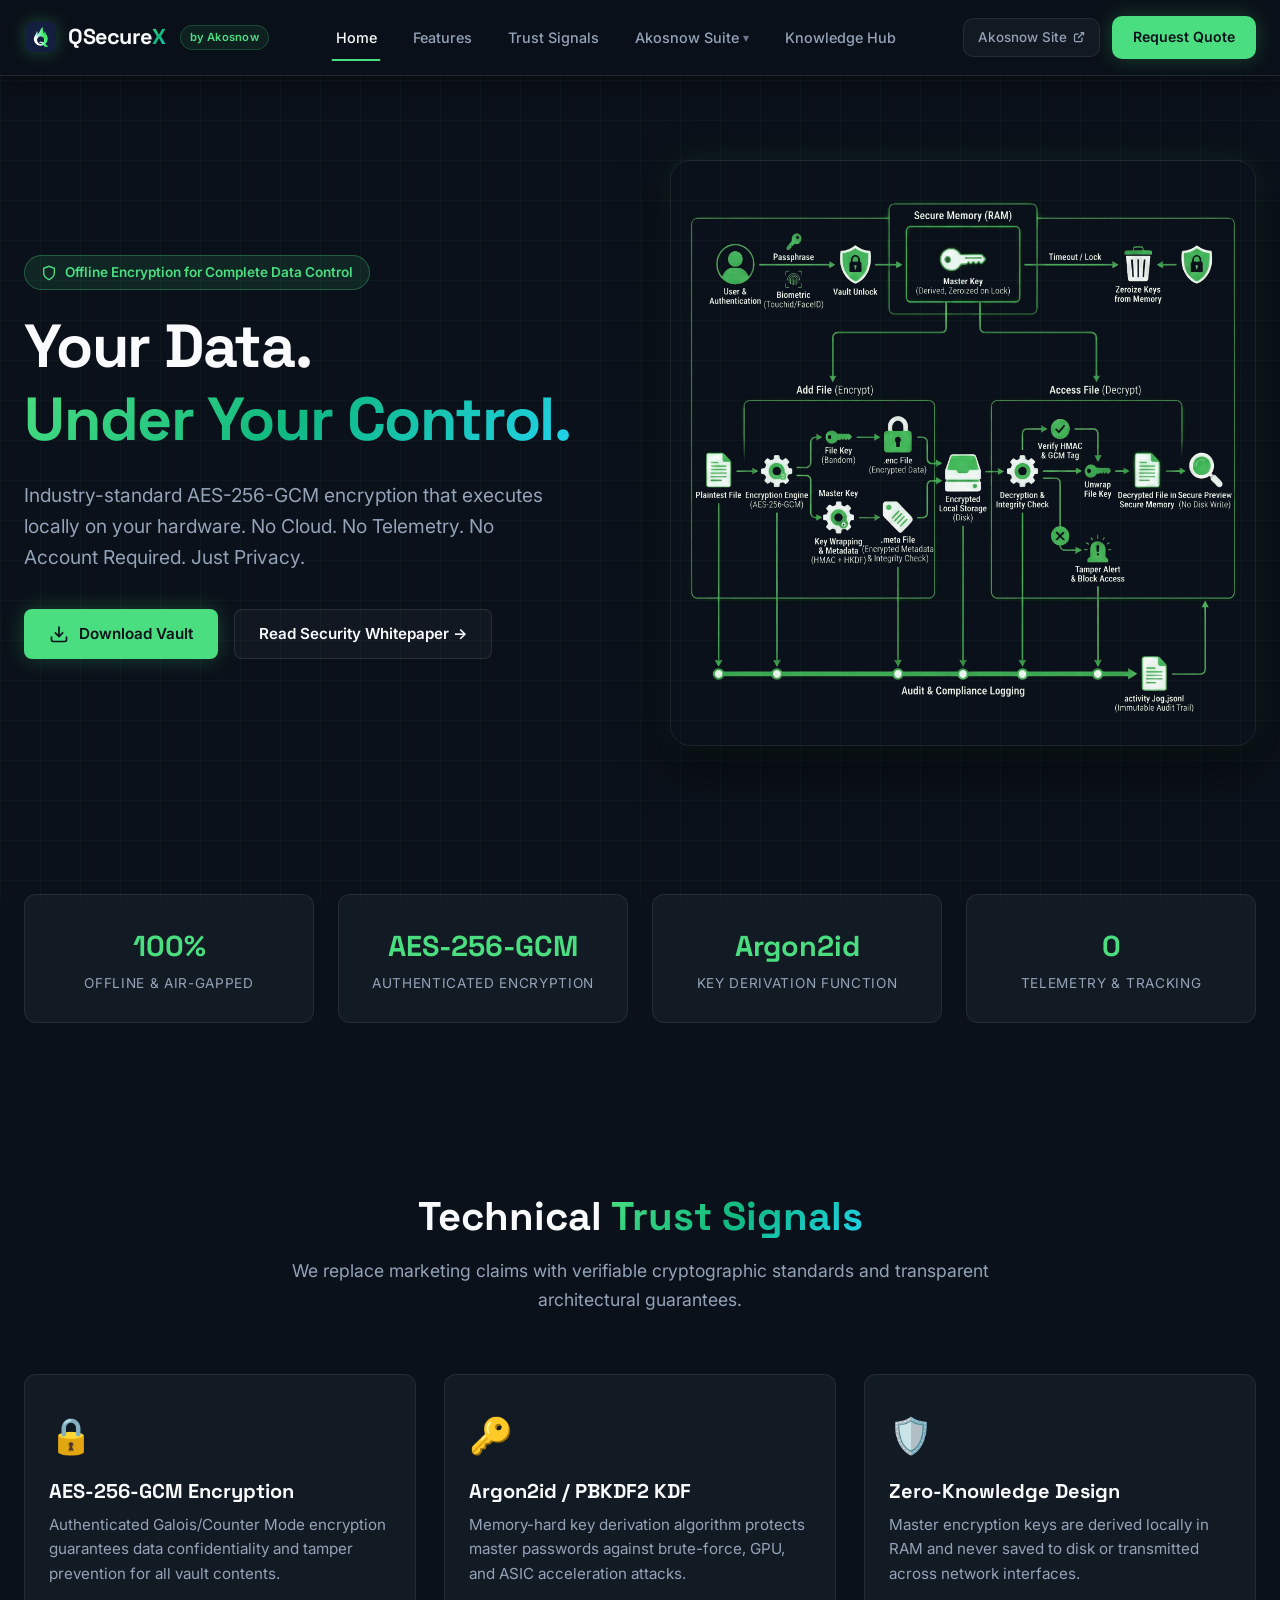
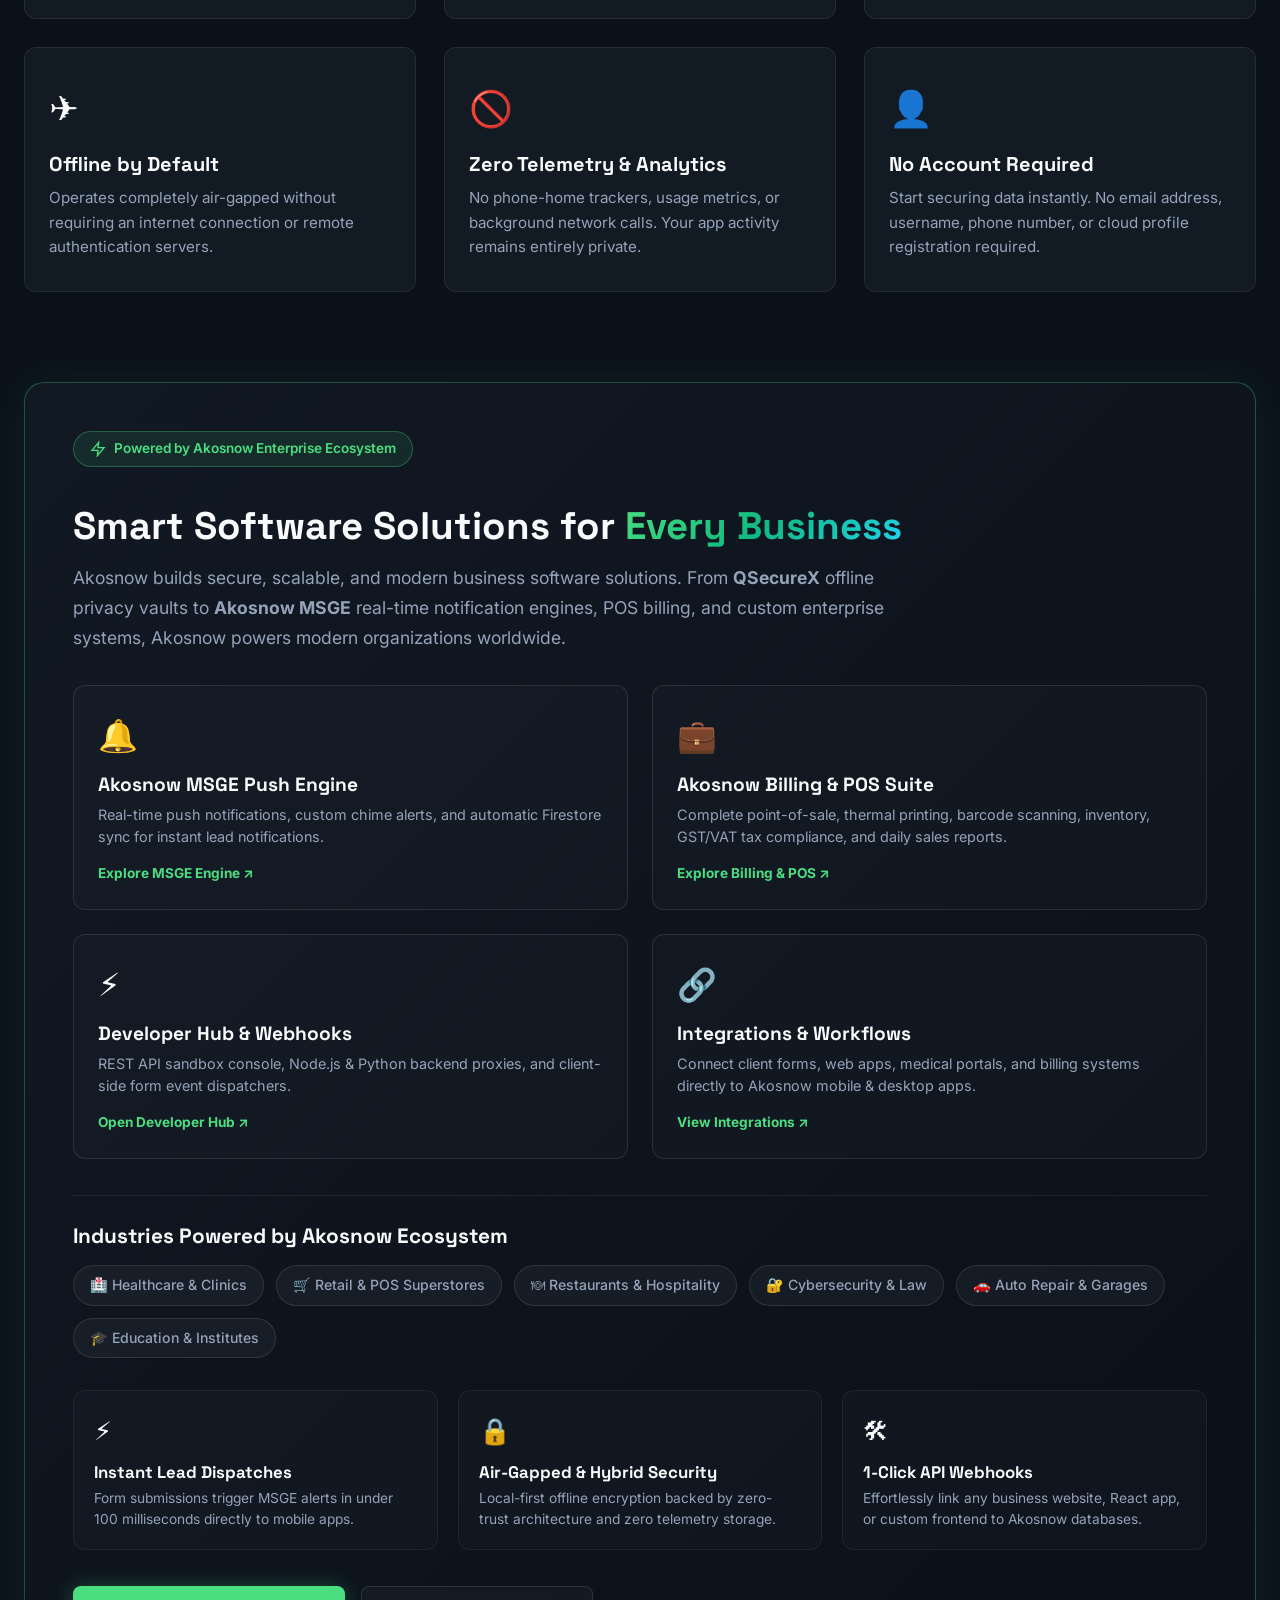
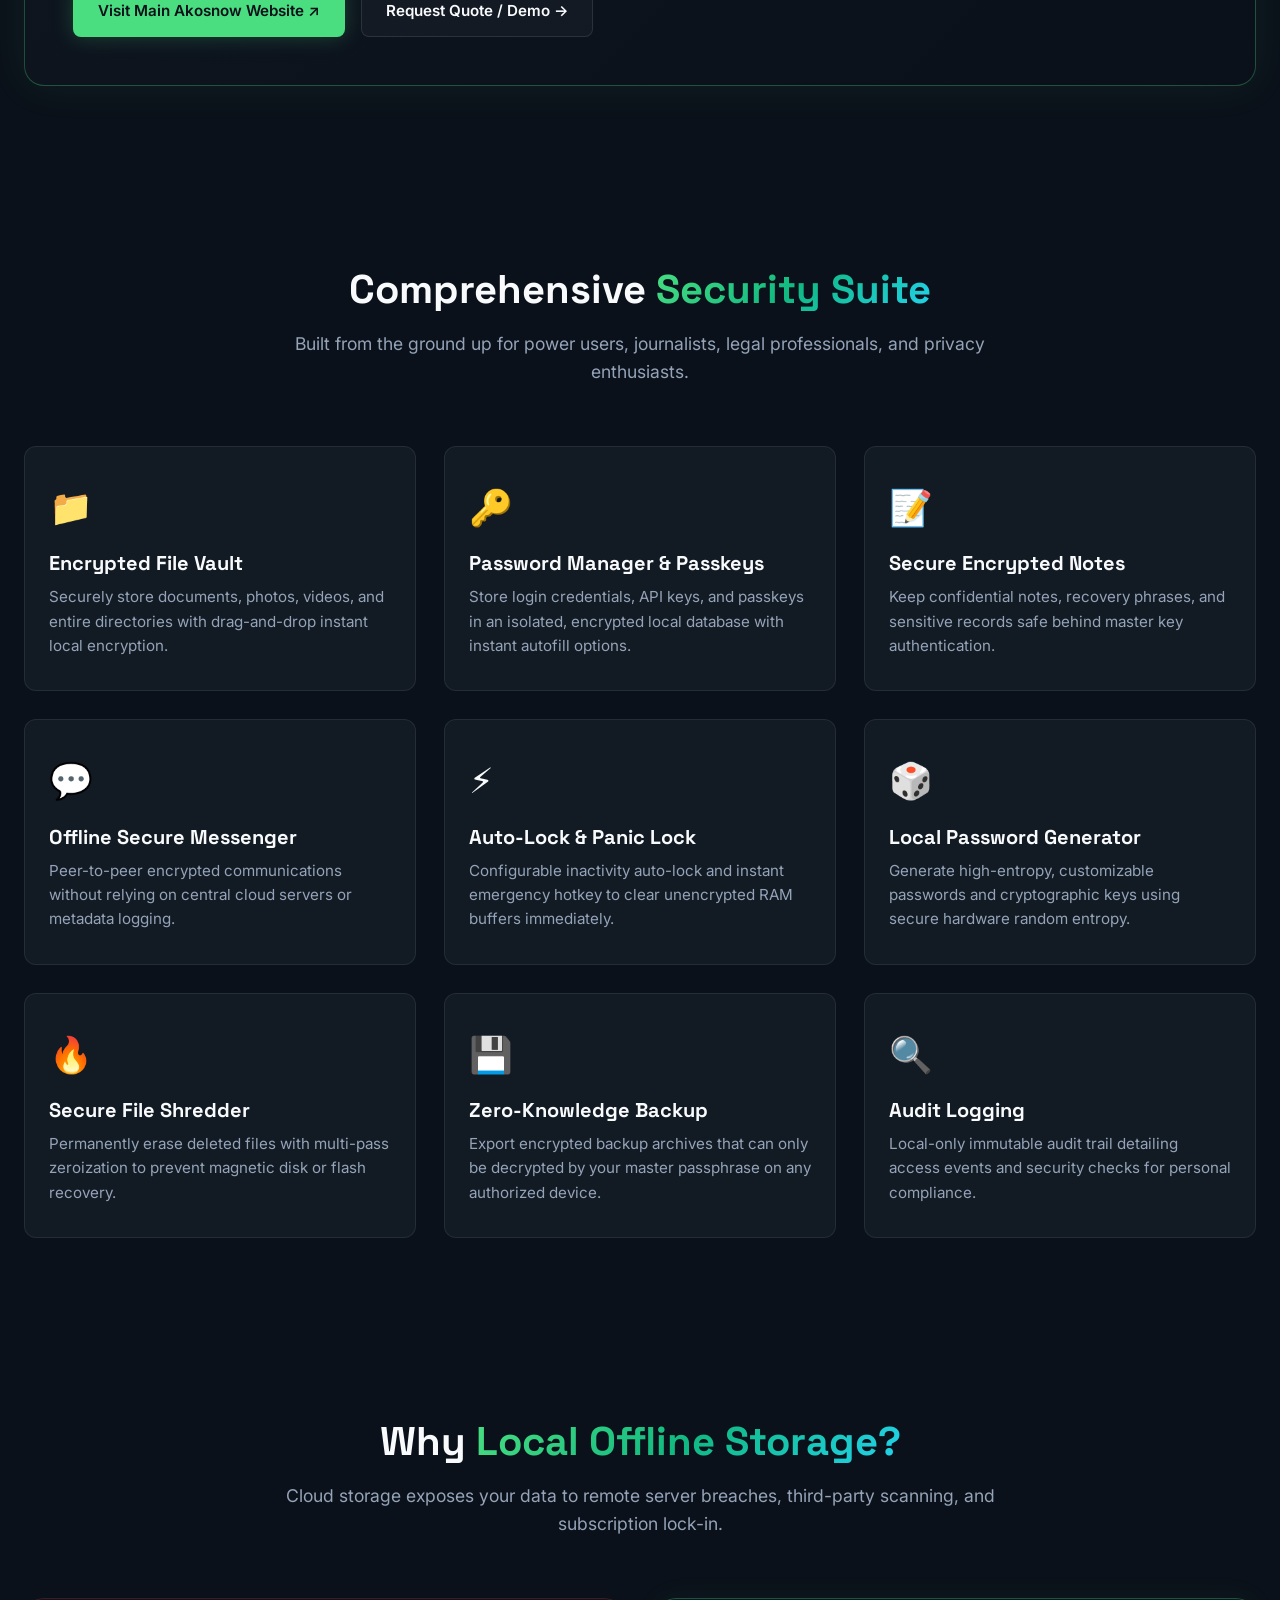
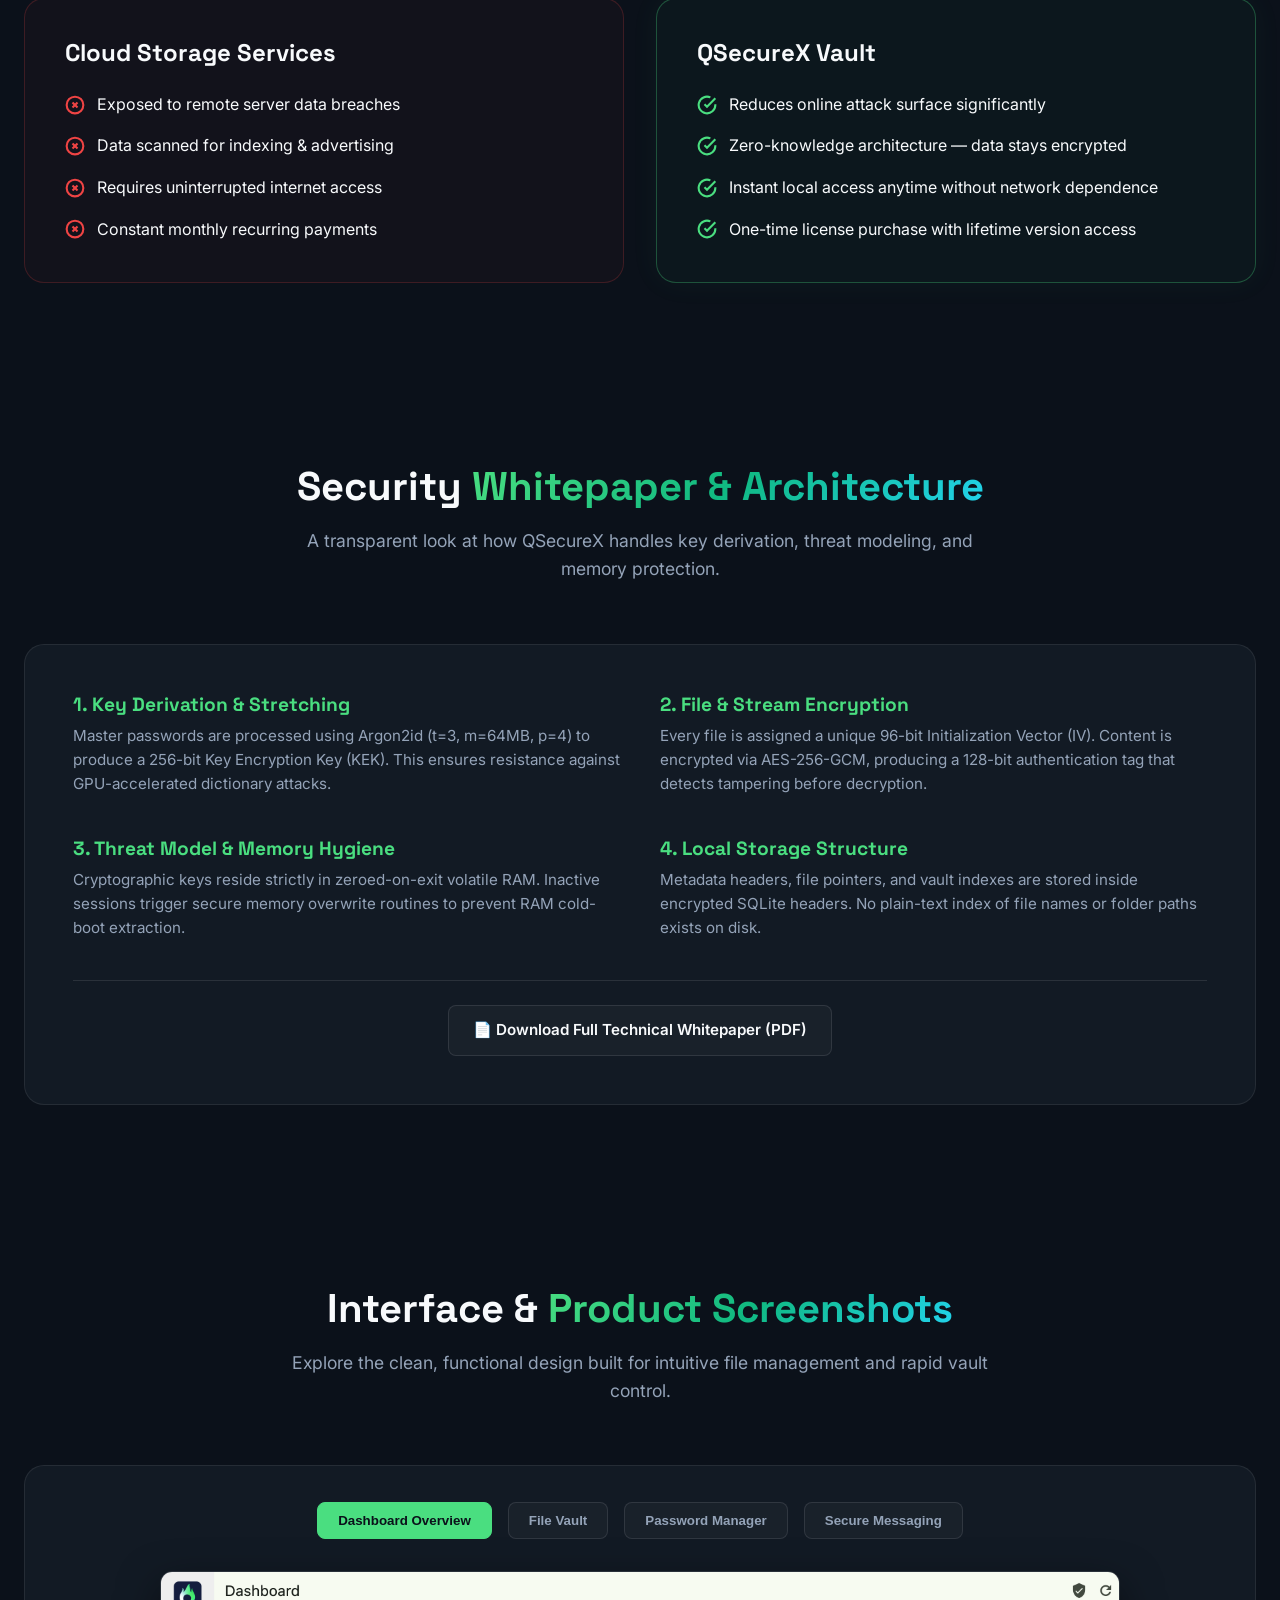
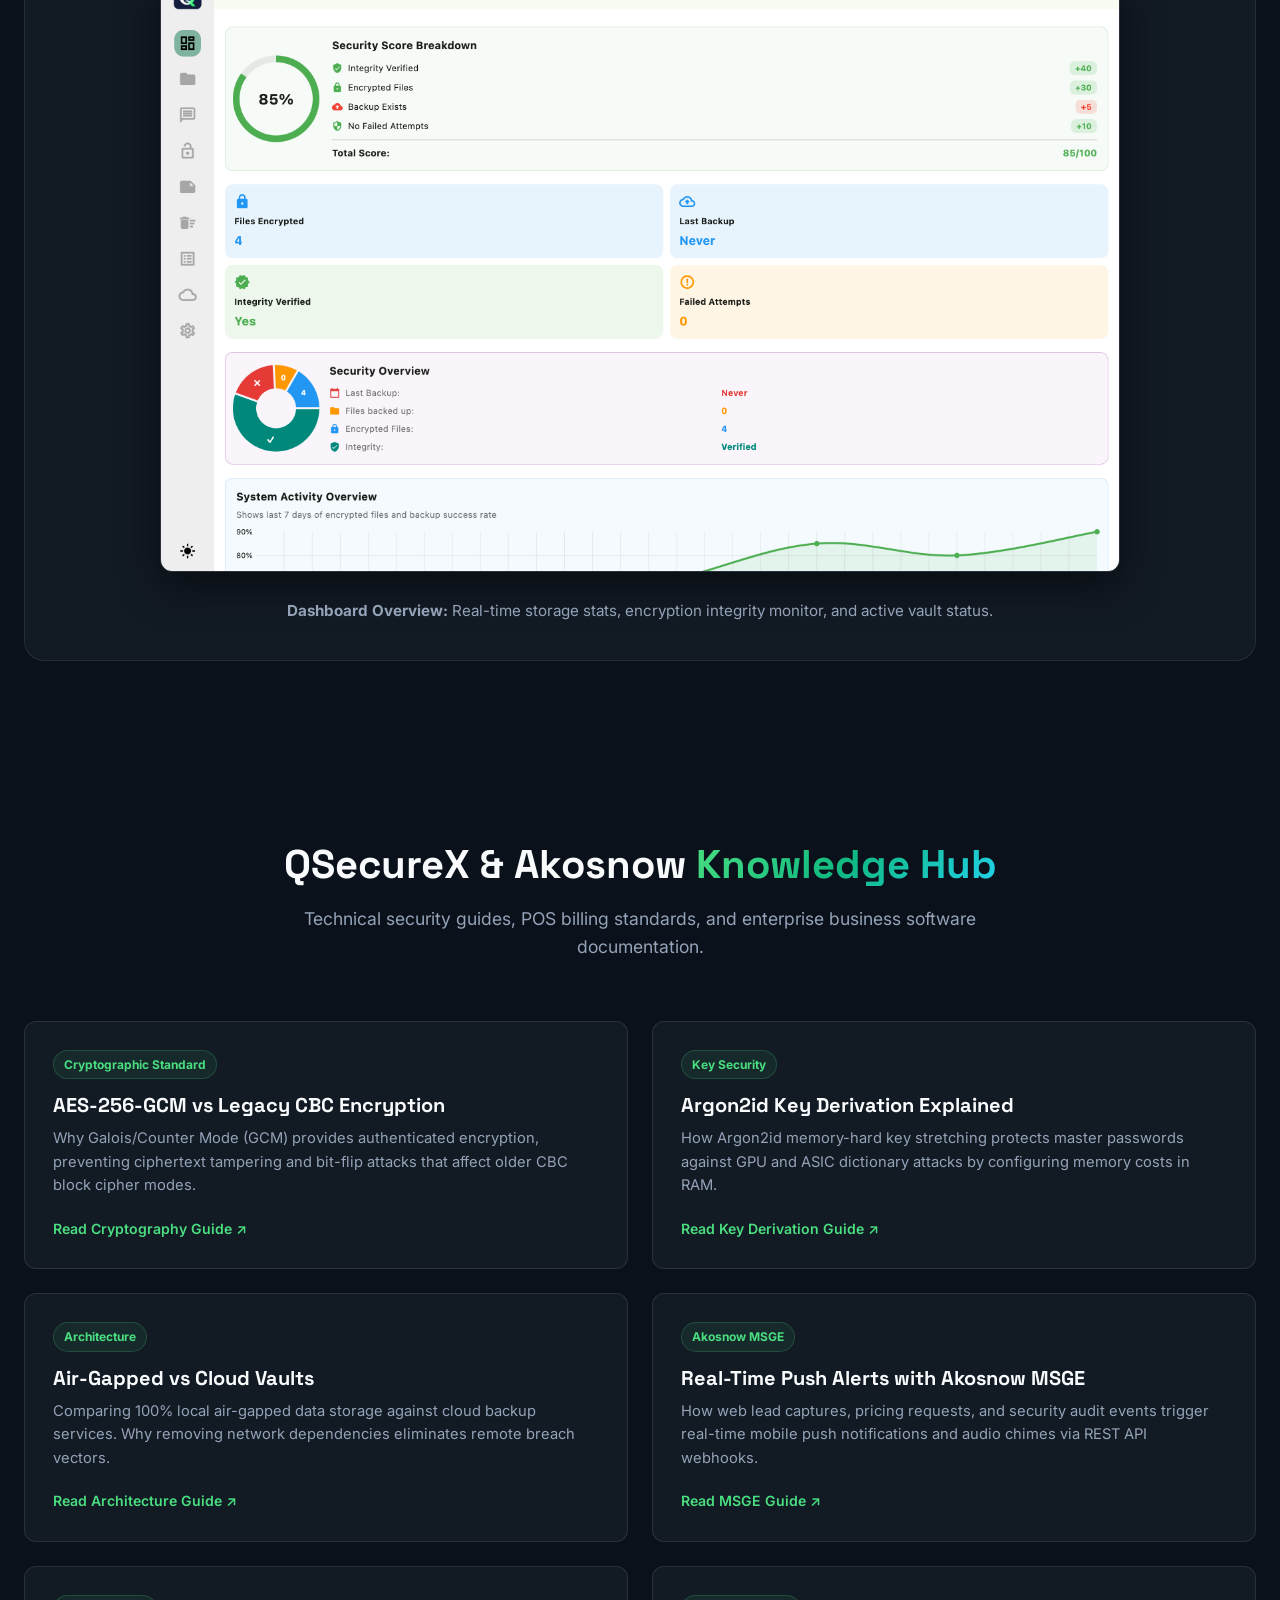
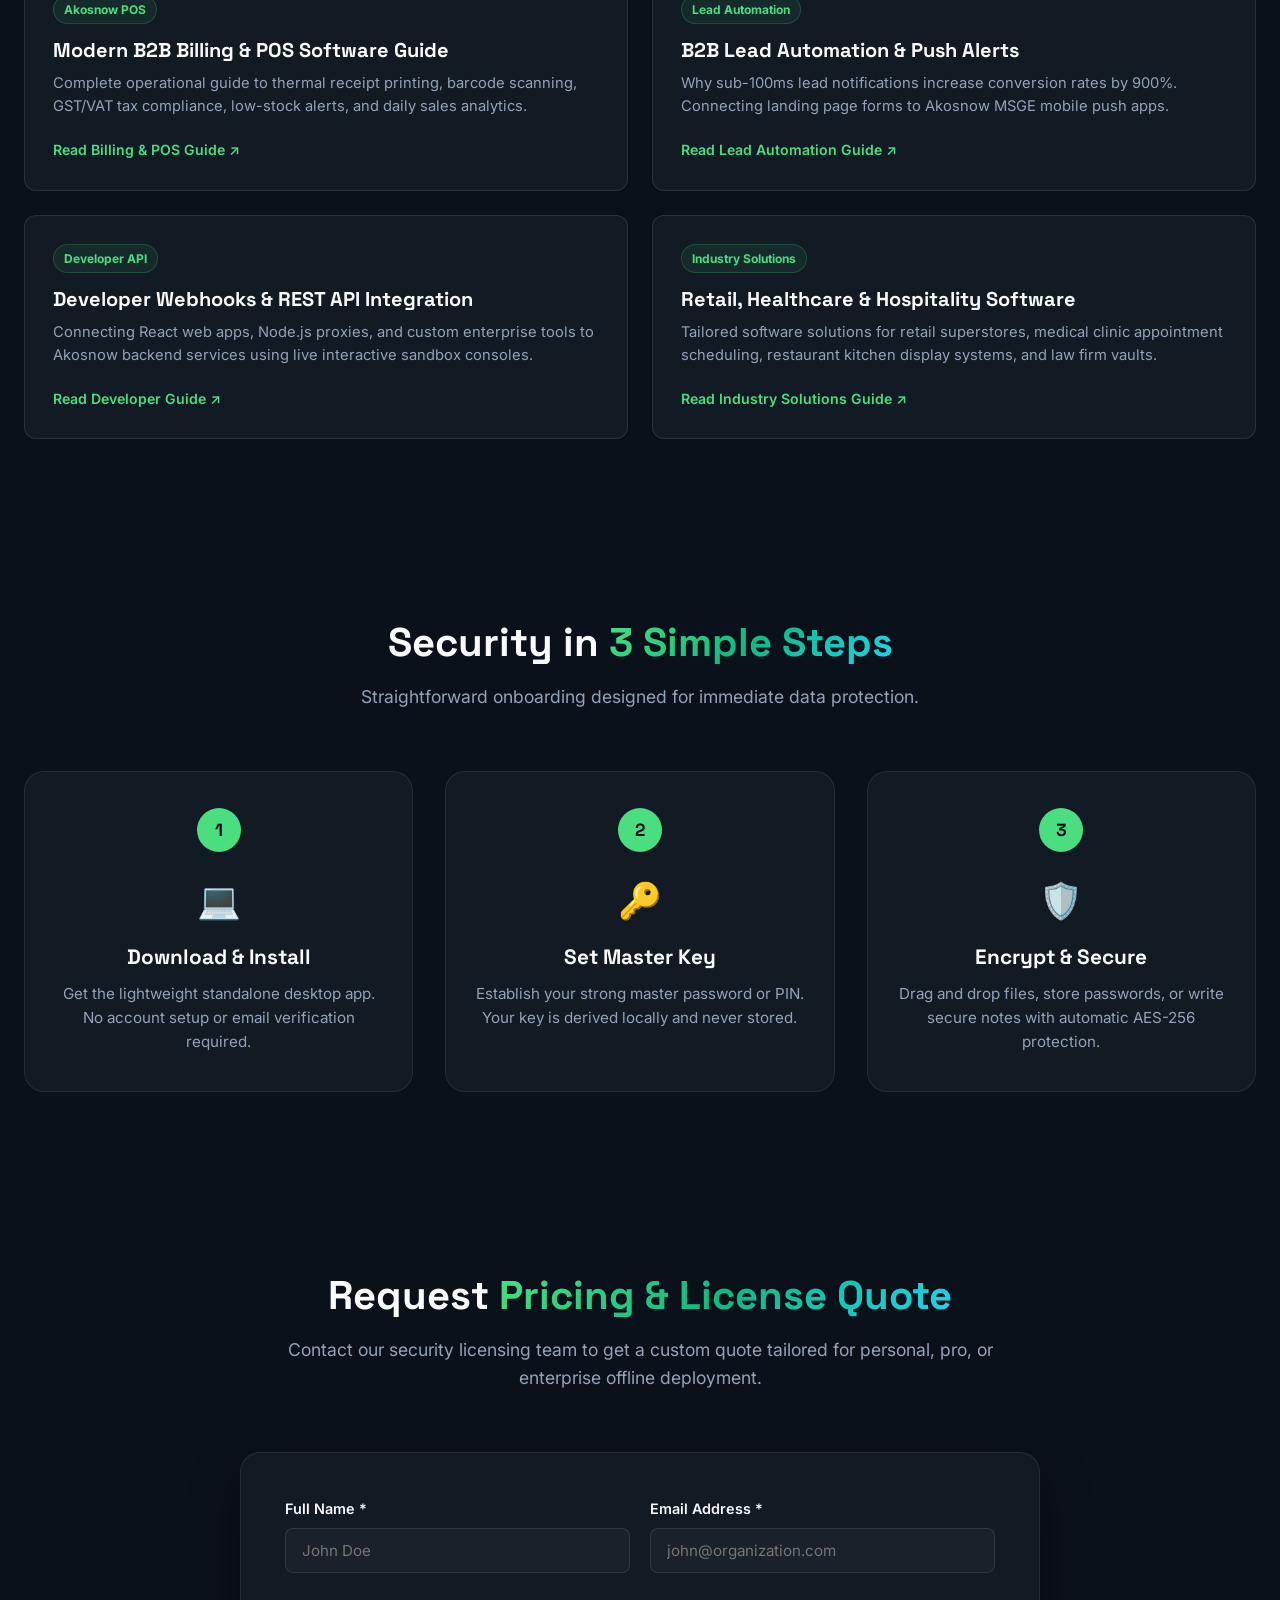
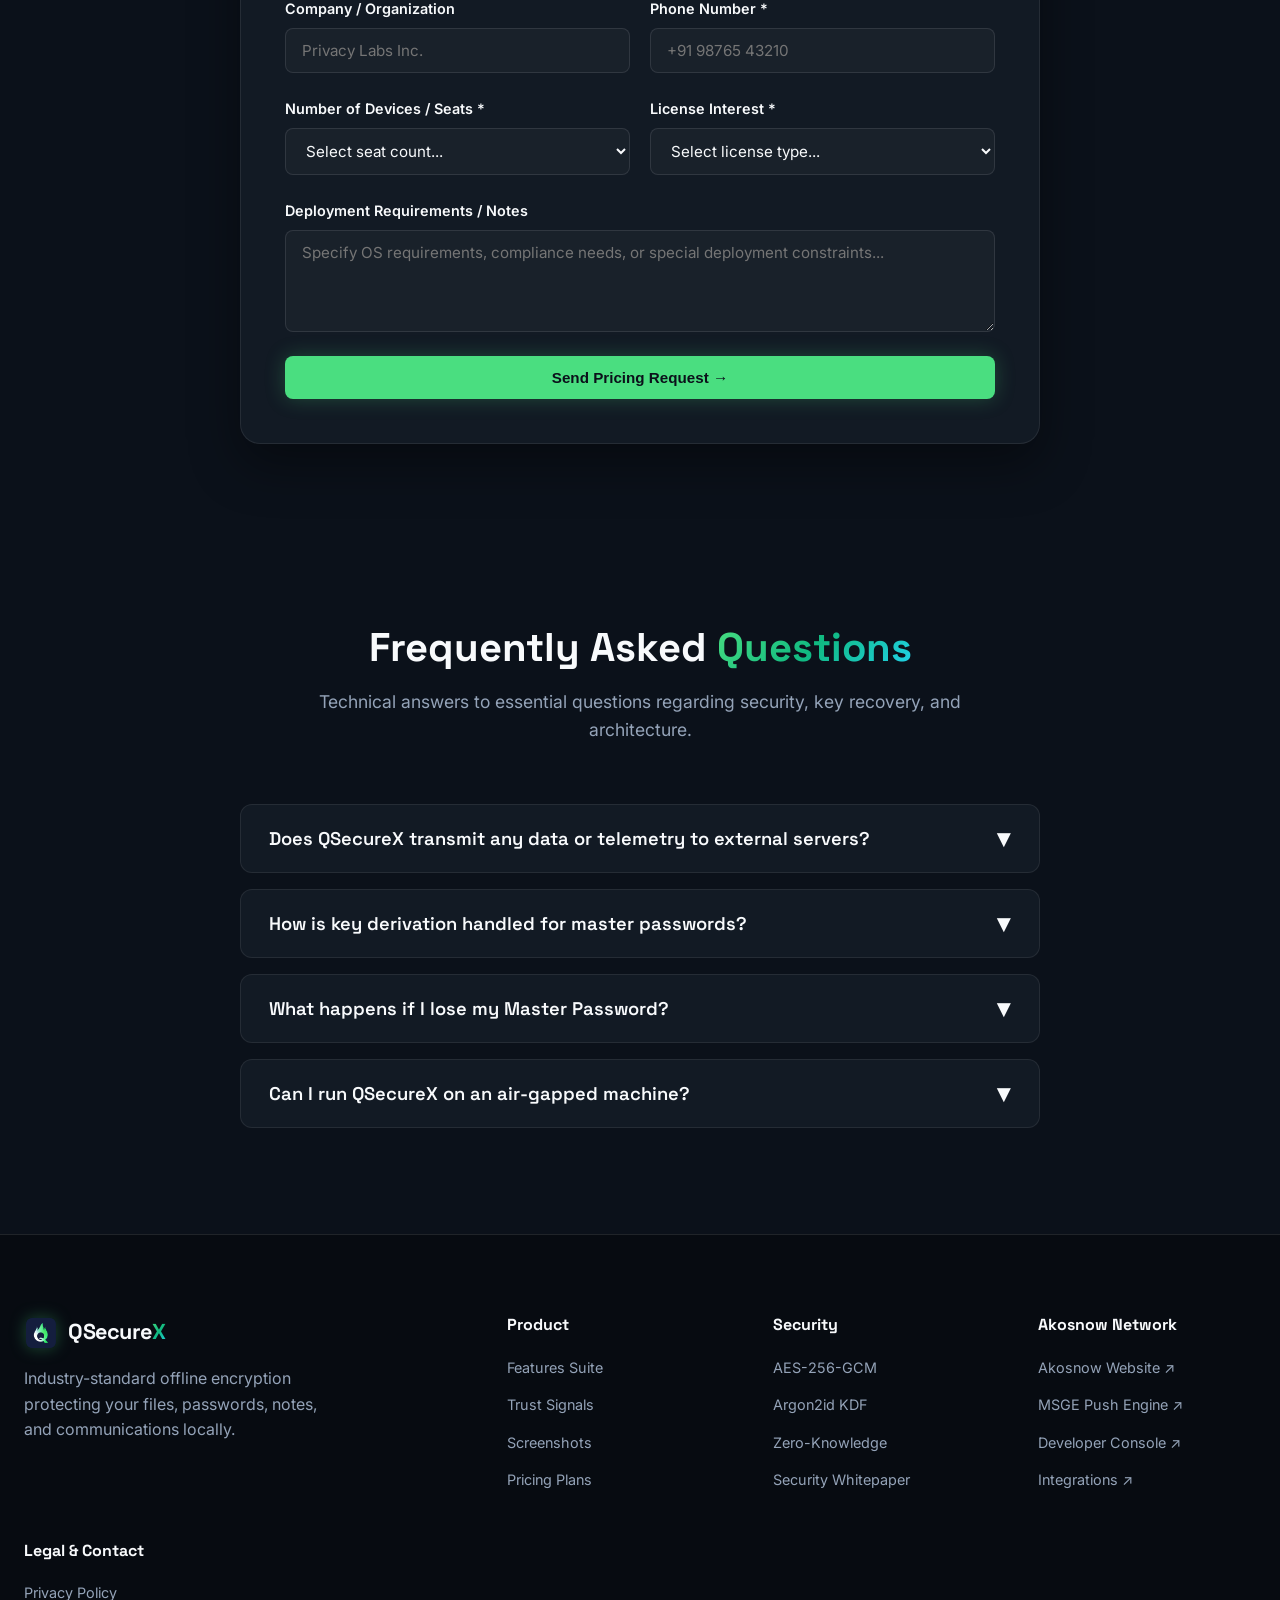
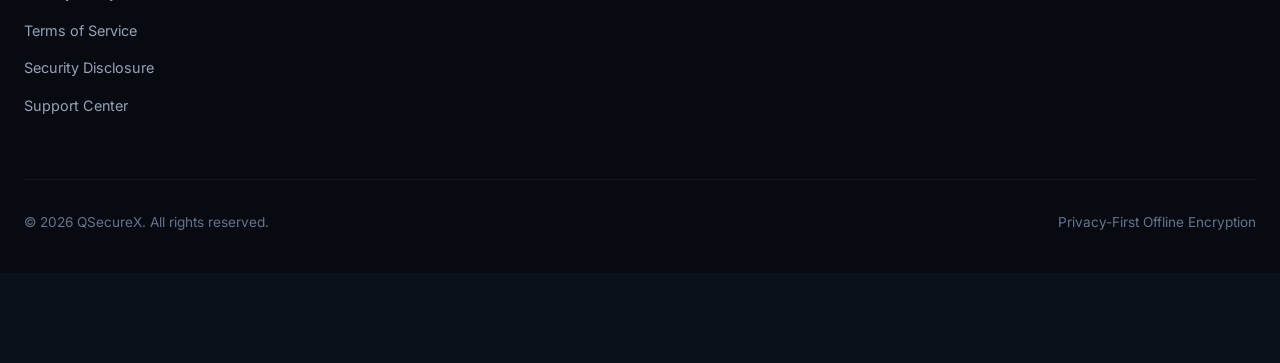
<file: index.html>
<!DOCTYPE html>
<html lang="en">
<head>
  <meta charset="UTF-8">
  <meta name="viewport" content="width=device-width, initial-scale=1.0">
  <!-- Primary SEO Meta Tags for Akos & Akosnow Searches -->
  <title>QSecureX by Akos (Akosnow) - Offline Privacy Vault & Security</title>
  <meta name="title" content="QSecureX by Akos (Akosnow) - Offline Privacy Vault & Security">
  <meta name="description" content="QSecureX by Akos (Akosnow) is an offline privacy vault featuring AES-256-GCM local encryption, Argon2id key derivation, password manager, and Akos MSGE push alert sync.">
  <meta name="keywords" content="Akos, Akosnow, Akos software, Akos business, Akos POS, Akos MSGE, Akos security, QSecureX, QSecure, Akos ecosystem">
  <meta name="robots" content="index, follow, max-image-preview:large, max-snippet:-1, max-video-preview:-1">
  <meta name="author" content="Akos (Akosnow) & QSecureX">
  <meta name="theme-color" content="#0b111a">
  <link rel="canonical" href="https://qsecurex.space/">

  <!-- Open Graph / Facebook / WhatsApp SEO -->
  <meta property="og:type" content="website">
  <meta property="og:url" content="https://qsecurex.space/">
  <meta property="og:title" content="Akos | QSecureX Offline Privacy Vault by Akosnow">
  <meta property="og:description" content="Akos business software & QSecureX local encryption powered by Akosnow MSGE. 100% offline, zero telemetry, complete data ownership.">
  <meta property="og:image" content="assets/gwag_1764444804643.png">
  <meta property="og:site_name" content="Akos (Akosnow) Ecosystem - QSecureX">
  <meta property="og:locale" content="en_US">

  <!-- Twitter Card SEO -->
  <meta name="twitter:card" content="summary_large_image">
  <meta name="twitter:url" content="https://qsecurex.space/">
  <meta name="twitter:title" content="Akos | QSecureX Offline Privacy Vault">
  <meta name="twitter:description" content="Akos software suite & AES-256-GCM local encryption with Akos MSGE push alert integration.">
  <meta name="twitter:image" content="assets/gwag_1764444804643.png">

  <!-- Structured Data JSON-LD Schemas (Google Search Rich Snippets) -->
  <script type="application/ld+json">
  {
    "@context": "https://schema.org",
    "@graph": [
      {
        "@type": "WebSite",
        "@id": "https://qsecurex.space/#website",
        "url": "https://qsecurex.space/",
        "name": "Akos (Akosnow) - QSecureX Vault",
        "alternateName": ["Akos", "Akosnow", "Akos Now", "Akos Software"],
        "description": "Akos software ecosystem & QSecureX offline privacy vault.",
        "publisher": {
          "@id": "https://qsecurex.space/akosnow%20website/#organization"
        }
      },
      {
        "@type": "WebPage",
        "@id": "https://qsecurex.space/#webpage",
        "url": "https://qsecurex.space/",
        "name": "Akos (Akosnow) - QSecureX Offline Vault & Security",
        "isPartOf": {
          "@id": "https://qsecurex.space/#website"
        },
        "about": {
          "@id": "https://qsecurex.space/#software-qsecurex"
        }
      },
      {
        "@type": "BreadcrumbList",
        "@id": "https://qsecurex.space/#breadcrumb",
        "itemListElement": [
          {
            "@type": "ListItem",
            "position": 1,
            "name": "Home",
            "item": "https://qsecurex.space/"
          },
          {
            "@type": "ListItem",
            "position": 2,
            "name": "QSecureX Vault",
            "item": "https://qsecurex.space/#features"
          }
        ]
      },
      {
        "@type": "SoftwareApplication",
        "@id": "https://qsecurex.space/#software-qsecurex",
        "name": "QSecureX Privacy Vault",
        "alternateName": ["Akos", "Akos Vault", "Akosnow Vault", "QSecure", "QSecureX"],
        "operatingSystem": "Windows, macOS, Linux",
        "applicationCategory": "SecurityApplication",
        "offers": {
          "@type": "Offer",
          "price": "0",
          "priceCurrency": "USD",
          "availability": "https://schema.org/InStock"
        },
        "description": "Industry-standard AES-256-GCM offline encryption software by Akos (Akosnow) providing file vaults, password management, and Akos MSGE real-time alert integration.",
        "publisher": {
          "@type": "Organization",
          "name": "Akos",
          "url": "https://qsecurex.space/akosnow%20website/"
        }
      },
      {
        "@type": "Organization",
        "@id": "https://qsecurex.space/akosnow%20website/#organization",
        "name": "Akos",
        "alternateName": ["Akos", "Akosnow", "Akos Now", "Akos Software", "Akos Business Ecosystem", "Akos POS", "Akos MSGE"],
        "url": "https://qsecurex.space/akosnow%20website/",
        "logo": "https://qsecurex.space/assets/app_icon_1024_1764268476863.png",
        "sameAs": [
          "https://qsecurex.space/akosnow%20website/",
          "https://qsecurex.space/akosnow%20website/msge.html",
          "https://qsecurex.space/akosnow%20website/developer.html",
          "https://qsecurex.space/akosnow%20website/integrations.html"
        ],
        "contactPoint": {
          "@type": "ContactPoint",
          "contactType": "customer support",
          "email": "developer@akosnow.com",
          "availableLanguage": ["English"]
        },
        "brand": [
          {
            "@type": "Brand",
            "name": "QSecureX"
          },
          {
            "@type": "Brand",
            "name": "QSecure"
          },
          {
            "@type": "Brand",
            "name": "Akosnow MSGE"
          },
          {
            "@type": "Brand",
            "name": "Akosnow POS"
          }
        ]
      },
      {
        "@type": "FAQPage",
        "@id": "https://qsecurex.space/#faq",
        "mainEntity": [
          {
            "@type": "Question",
            "name": "Does QSecureX transmit any data or telemetry to external servers?",
            "acceptedAnswer": {
              "@type": "Answer",
              "text": "No. QSecureX is engineered to operate completely offline. There are zero background network calls, zero telemetry handlers, and zero third-party analytics code included in the application bundle."
            }
          },
          {
            "@type": "Question",
            "name": "How does QSecureX connect with Akosnow MSGE?",
            "acceptedAnswer": {
              "@type": "Answer",
              "text": "QSecureX form submissions and vault alert triggers sync directly with the Akosnow MSGE REST API Gateway and Firestore collection (akosnow_alerts) to deliver real-time push notifications and audio chimes."
            }
          },
          {
            "@type": "Question",
            "name": "How is key derivation handled for master passwords?",
            "acceptedAnswer": {
              "@type": "Answer",
              "text": "Master passwords undergo Argon2id key stretching with configurable memory cost parameters. This transforms your password into a 256-bit Key Encryption Key (KEK) that decrypts your master data key in RAM."
            }
          }
        ]
      }
    ]
  }
  </script>

  <!-- Google Fonts -->
  <link rel="preconnect" href="https://fonts.googleapis.com">
  <link rel="preconnect" href="https://fonts.gstatic.com" crossorigin>
  <link href="https://fonts.googleapis.com/css2?family=Inter:wght@300;400;500;600;700&family=Space+Grotesk:wght@500;600;700&display=swap" rel="stylesheet">
  
  <!-- Stylesheet -->
  <link rel="stylesheet" href="styles.css">
  <link rel="icon" type="image/png" href="assets/app_icon_1024_1764268476863.png">
</head>
<body>

  <div class="grid-background"></div>

  <!-- Header / Navigation -->
  <header class="site-header">
    <div class="container header-inner">
      <a href="#" class="logo">
        <img src="assets/app_icon_1024_1764268476863.png" alt="QSecureX Logo" class="logo-img">
        <span class="logo-text">QSecure<span class="gradient-text">X</span></span>
        <span class="header-ecosystem-tag">by Akosnow</span>
      </a>

      <button class="mobile-toggle" id="mobileToggle" aria-label="Toggle Navigation Menu">
        <span>☰</span>
      </button>

      <ul class="nav-menu" id="navMenu">
        <li><a href="#home" class="nav-link active">Home</a></li>
        <li><a href="#features" class="nav-link">Features</a></li>
        <li><a href="#trust" class="nav-link">Trust Signals</a></li>
        <li class="nav-dropdown-item">
          <a href="#akosnow" class="nav-link dropdown-toggle">
            Akosnow Suite <span class="chevron">▾</span>
          </a>
          <ul class="dropdown-menu">
            <li>
              <a href="akosnow website/index.html">
                <span class="menu-icon"></span>
                <span class="menu-text">Akosnow Main Website</span>
                <span class="arrow">↗</span>
              </a>
            </li>
            <li>
              <a href="akosnow website/msge.html">
                <span class="menu-icon"></span>
                <span class="menu-text">MSGE Push Engine</span>
                <span class="arrow">↗</span>
              </a>
            </li>
            <li>
              <a href="akosnow website/index.html#products">
                <span class="menu-icon"></span>
                <span class="menu-text">Billing & POS Suite</span>
                <span class="arrow">↗</span>
              </a>
            </li>
            <li>
              <a href="akosnow website/developer.html">
                <span class="menu-icon"></span>
                <span class="menu-text">Developer Console</span>
                <span class="arrow">↗</span>
              </a>
            </li>
            <li>
              <a href="akosnow website/integrations.html">
                <span class="menu-icon"></span>
                <span class="menu-text">Integrations Hub</span>
                <span class="arrow">↗</span>
              </a>
            </li>
          </ul>
        </li>
        <li><a href="#guides" class="nav-link">Knowledge Hub</a></li>

        <!-- Mobile Drawer Actions -->
        <li class="mobile-actions-item">
          <a href="akosnow website/index.html" class="btn btn-outline btn-full">Akosnow Main Site ↗</a>
          <a href="#pricing" class="btn btn-primary btn-full">Request Quote</a>
        </li>
      </ul>

      <div class="header-actions desktop-actions">
        <a href="akosnow website/index.html" class="header-link-btn" title="Open Akosnow Website">
          <span>Akosnow Site</span>
          <svg width="12" height="12" viewBox="0 0 24 24" fill="none" stroke="currentColor" stroke-width="2.5"><path d="M18 13v6a2 2 0 0 1-2 2H5a2 2 0 0 1-2-2V8a2 2 0 0 1 2-2h6"></path><polyline points="15 3 21 3 21 9"></polyline><line x1="10" y1="14" x2="21" y2="3"></line></svg>
        </a>
        <a href="#pricing" class="btn btn-primary header-cta-btn">Request Quote</a>
      </div>
    </div>
  </header>

  <!-- Hero Section -->
  <section class="hero" id="home">
    <div class="container hero-grid">
      <div class="hero-content">
        <div class="badge">
          <svg width="16" height="16" fill="none" stroke="currentColor" stroke-width="2" viewBox="0 0 24 24"><path d="M12 22s8-4 8-10V5l-8-3-8 3v7c0 6 8 10 8 10z"></path></svg>
          <span>Offline Encryption for Complete Data Control</span>
        </div>
        <h1>Your Data. <br><span class="gradient-text">Under Your Control.</span></h1>
        <p class="hero-description">
          Industry-standard AES-256-GCM encryption that executes locally on your hardware. No Cloud. No Telemetry. No Account Required. Just Privacy.
        </p>
        <div class="hero-cta">
          <a href="#pricing" class="btn btn-primary">
            <svg width="20" height="20" fill="none" stroke="currentColor" stroke-width="2" viewBox="0 0 24 24"><path d="M21 15v4a2 2 0 0 1-2 2H5a2 2 0 0 1-2-2v-4M7 10l5 5 5-5M12 15V3"></path></svg>
            Download Vault
          </a>
          <a href="#whitepaper" class="btn btn-outline">Read Security Whitepaper →</a>
        </div>
      </div>

      <div class="hero-visual">
        <img src="assets/gwag_1764444804643.png" alt="QSecureX Zero-Knowledge Security Architecture" class="hero-img">
      </div>
    </div>
  </section>

  <!-- Stats Grid / Highlights -->
  <section class="stats-section">
    <div class="container">
      <div class="stats-grid">
        <div class="stat-card">
          <div class="stat-value">100%</div>
          <div class="stat-label">Offline & Air-Gapped</div>
        </div>
        <div class="stat-card">
          <div class="stat-value">AES-256-GCM</div>
          <div class="stat-label">Authenticated Encryption</div>
        </div>
        <div class="stat-card">
          <div class="stat-value">Argon2id</div>
          <div class="stat-label">Key Derivation Function</div>
        </div>
        <div class="stat-card">
          <div class="stat-value">0</div>
          <div class="stat-label">Telemetry & Tracking</div>
        </div>
      </div>
    </div>
  </section>

  <!-- Technical Trust Signals Section -->
  <section class="section" id="trust">
    <div class="container">
      <div class="section-header">
        <h2>Technical <span class="gradient-text">Trust Signals</span></h2>
        <p>We replace marketing claims with verifiable cryptographic standards and transparent architectural guarantees.</p>
      </div>

      <div class="trust-grid">
        <div class="trust-card">
          <div class="trust-icon">🔒</div>
          <h3>AES-256-GCM Encryption</h3>
          <p>Authenticated Galois/Counter Mode encryption guarantees data confidentiality and tamper prevention for all vault contents.</p>
        </div>

        <div class="trust-card">
          <div class="trust-icon">🔑</div>
          <h3>Argon2id / PBKDF2 KDF</h3>
          <p>Memory-hard key derivation algorithm protects master passwords against brute-force, GPU, and ASIC acceleration attacks.</p>
        </div>

        <div class="trust-card">
          <div class="trust-icon">🛡️</div>
          <h3>Zero-Knowledge Design</h3>
          <p>Master encryption keys are derived locally in RAM and never saved to disk or transmitted across network interfaces.</p>
        </div>

        <div class="trust-card">
          <div class="trust-icon">✈️</div>
          <h3>Offline by Default</h3>
          <p>Operates completely air-gapped without requiring an internet connection or remote authentication servers.</p>
        </div>

        <div class="trust-card">
          <div class="trust-icon">🚫</div>
          <h3>Zero Telemetry & Analytics</h3>
          <p>No phone-home trackers, usage metrics, or background network calls. Your app activity remains entirely private.</p>
        </div>

        <div class="trust-card">
          <div class="trust-icon">👤</div>
          <h3>No Account Required</h3>
          <p>Start securing data instantly. No email address, username, phone number, or cloud profile registration required.</p>
        </div>
      </div>
    </div>
  <!-- Akosnow Ecosystem & Main Platform Showcase Section -->
  <section class="section" id="akosnow">
    <div class="container">
      <div class="akosnow-integration-card">
        <div class="akosnow-card-content">
          <div class="badge">
            <svg width="16" height="16" fill="none" stroke="currentColor" stroke-width="2" viewBox="0 0 24 24"><path d="M13 2L3 14h9l-1 8 10-12h-9l1-8z"></path></svg>
            <span>Powered by Akosnow Enterprise Ecosystem</span>
          </div>
          <h2>Smart Software Solutions for <span class="gradient-text">Every Business</span></h2>
          <p>
            Akosnow builds secure, scalable, and modern business software solutions. From <strong>QSecureX</strong> offline privacy vaults to <strong>Akosnow MSGE</strong> real-time notification engines, POS billing, and custom enterprise systems, Akosnow powers modern organizations worldwide.
          </p>

          <!-- Core Products Showcase Grid -->
          <div class="akosnow-products-grid">
            <a href="akosnow website/msge.html" class="akosnow-product-box">
              <div class="ap-icon">🔔</div>
              <h3>Akosnow MSGE Push Engine</h3>
              <p>Real-time push notifications, custom chime alerts, and automatic Firestore sync for instant lead notifications.</p>
              <span class="ap-link">Explore MSGE Engine ↗</span>
            </a>

            <a href="akosnow website/index.html#products" class="akosnow-product-box">
              <div class="ap-icon">💼</div>
              <h3>Akosnow Billing & POS Suite</h3>
              <p>Complete point-of-sale, thermal printing, barcode scanning, inventory, GST/VAT tax compliance, and daily sales reports.</p>
              <span class="ap-link">Explore Billing & POS ↗</span>
            </a>

            <a href="akosnow website/developer.html" class="akosnow-product-box">
              <div class="ap-icon">⚡</div>
              <h3>Developer Hub & Webhooks</h3>
              <p>REST API sandbox console, Node.js & Python backend proxies, and client-side form event dispatchers.</p>
              <span class="ap-link">Open Developer Hub ↗</span>
            </a>

            <a href="akosnow website/integrations.html" class="akosnow-product-box">
              <div class="ap-icon">🔗</div>
              <h3>Integrations & Workflows</h3>
              <p>Connect client forms, web apps, medical portals, and billing systems directly to Akosnow mobile & desktop apps.</p>
              <span class="ap-link">View Integrations ↗</span>
            </a>
          </div>

          <!-- Industries Powered by Akosnow & QSecureX -->
          <div class="akosnow-industries-block">
            <h3>Industries Powered by Akosnow Ecosystem</h3>
            <div class="akosnow-industry-pills">
              <div class="ind-pill">🏥 Healthcare & Clinics</div>
              <div class="ind-pill">🛒 Retail & POS Superstores</div>
              <div class="ind-pill">🍽 Restaurants & Hospitality</div>
              <div class="ind-pill">🔐 Cybersecurity & Law</div>
              <div class="ind-pill">🚗 Auto Repair & Garages</div>
              <div class="ind-pill">🎓 Education & Institutes</div>
            </div>
          </div>

          <!-- Why Choose Akosnow Highlights -->
          <div class="akosnow-why-grid">
            <div class="why-item">
              <div class="why-icon">⚡</div>
              <h4>Instant Lead Dispatches</h4>
              <p>Form submissions trigger MSGE alerts in under 100 milliseconds directly to mobile apps.</p>
            </div>

            <div class="why-item">
              <div class="why-icon">🔒</div>
              <h4>Air-Gapped & Hybrid Security</h4>
              <p>Local-first offline encryption backed by zero-trust architecture and zero telemetry storage.</p>
            </div>

            <div class="why-item">
              <div class="why-icon">🛠</div>
              <h4>1-Click API Webhooks</h4>
              <p>Effortlessly link any business website, React app, or custom frontend to Akosnow databases.</p>
            </div>
          </div>

          <div class="hero-cta" style="margin-top: 36px;">
            <a href="akosnow website/index.html" class="btn btn-primary">
              Visit Main Akosnow Website ↗
            </a>
            <a href="#pricing" class="btn btn-outline">Request Quote / Demo →</a>
          </div>
        </div>
      </div>
    </div>
  </section>

  <!-- Core Security Features Grid -->
  <section class="section" id="features">
    <div class="container">
      <div class="section-header">
        <h2>Comprehensive <span class="gradient-text">Security Suite</span></h2>
        <p>Built from the ground up for power users, journalists, legal professionals, and privacy enthusiasts.</p>
      </div>

      <div class="features-module-grid">
        <div class="module-card">
          <div class="module-icon">📁</div>
          <h3>Encrypted File Vault</h3>
          <p>Securely store documents, photos, videos, and entire directories with drag-and-drop instant local encryption.</p>
        </div>

        <div class="module-card">
          <div class="module-icon">🔑</div>
          <h3>Password Manager & Passkeys</h3>
          <p>Store login credentials, API keys, and passkeys in an isolated, encrypted local database with instant autofill options.</p>
        </div>

        <div class="module-card">
          <div class="module-icon">📝</div>
          <h3>Secure Encrypted Notes</h3>
          <p>Keep confidential notes, recovery phrases, and sensitive records safe behind master key authentication.</p>
        </div>

        <div class="module-card">
          <div class="module-icon">💬</div>
          <h3>Offline Secure Messenger</h3>
          <p>Peer-to-peer encrypted communications without relying on central cloud servers or metadata logging.</p>
        </div>

        <div class="module-card">
          <div class="module-icon">⚡</div>
          <h3>Auto-Lock & Panic Lock</h3>
          <p>Configurable inactivity auto-lock and instant emergency hotkey to clear unencrypted RAM buffers immediately.</p>
        </div>

        <div class="module-card">
          <div class="module-icon">🎲</div>
          <h3>Local Password Generator</h3>
          <p>Generate high-entropy, customizable passwords and cryptographic keys using secure hardware random entropy.</p>
        </div>

        <div class="module-card">
          <div class="module-icon">🔥</div>
          <h3>Secure File Shredder</h3>
          <p>Permanently erase deleted files with multi-pass zeroization to prevent magnetic disk or flash recovery.</p>
        </div>

        <div class="module-card">
          <div class="module-icon">💾</div>
          <h3>Zero-Knowledge Backup</h3>
          <p>Export encrypted backup archives that can only be decrypted by your master passphrase on any authorized device.</p>
        </div>

        <div class="module-card">
          <div class="module-icon">🔍</div>
          <h3>Audit Logging</h3>
          <p>Local-only immutable audit trail detailing access events and security checks for personal compliance.</p>
        </div>
      </div>
    </div>
  </section>

  <!-- Offline vs Cloud Comparison -->
  <section class="section" id="comparison">
    <div class="container">
      <div class="section-header">
        <h2>Why <span class="gradient-text">Local Offline Storage?</span></h2>
        <p>Cloud storage exposes your data to remote server breaches, third-party scanning, and subscription lock-in.</p>
      </div>

      <div class="comparison-grid">
        <div class="comp-card cloud">
          <div class="comp-header">
            <h3>Cloud Storage Services</h3>
          </div>
          <ul class="comp-list">
            <li>
              <svg width="20" height="20" fill="none" stroke="currentColor" stroke-width="2.5" viewBox="0 0 24 24"><circle cx="12" cy="12" r="10"></circle><line x1="15" y1="9" x2="9" y2="15"></line><line x1="9" y1="9" x2="15" y2="15"></line></svg>
              Exposed to remote server data breaches
            </li>
            <li>
              <svg width="20" height="20" fill="none" stroke="currentColor" stroke-width="2.5" viewBox="0 0 24 24"><circle cx="12" cy="12" r="10"></circle><line x1="15" y1="9" x2="9" y2="15"></line><line x1="9" y1="9" x2="15" y2="15"></line></svg>
              Data scanned for indexing & advertising
            </li>
            <li>
              <svg width="20" height="20" fill="none" stroke="currentColor" stroke-width="2.5" viewBox="0 0 24 24"><circle cx="12" cy="12" r="10"></circle><line x1="15" y1="9" x2="9" y2="15"></line><line x1="9" y1="9" x2="15" y2="15"></line></svg>
              Requires uninterrupted internet access
            </li>
            <li>
              <svg width="20" height="20" fill="none" stroke="currentColor" stroke-width="2.5" viewBox="0 0 24 24"><circle cx="12" cy="12" r="10"></circle><line x1="15" y1="9" x2="9" y2="15"></line><line x1="9" y1="9" x2="15" y2="15"></line></svg>
              Constant monthly recurring payments
            </li>
          </ul>
        </div>

        <div class="comp-card qsecurex">
          <div class="comp-header">
            <h3>QSecureX Vault</h3>
          </div>
          <ul class="comp-list">
            <li>
              <svg width="20" height="20" fill="none" stroke="currentColor" stroke-width="2.5" viewBox="0 0 24 24"><path d="M22 11.08V12a10 10 0 1 1-5.93-9.14"></path><polyline points="22 4 12 14.01 9 11.01"></polyline></svg>
              Reduces online attack surface significantly
            </li>
            <li>
              <svg width="20" height="20" fill="none" stroke="currentColor" stroke-width="2.5" viewBox="0 0 24 24"><path d="M22 11.08V12a10 10 0 1 1-5.93-9.14"></path><polyline points="22 4 12 14.01 9 11.01"></polyline></svg>
              Zero-knowledge architecture — data stays encrypted
            </li>
            <li>
              <svg width="20" height="20" fill="none" stroke="currentColor" stroke-width="2.5" viewBox="0 0 24 24"><path d="M22 11.08V12a10 10 0 1 1-5.93-9.14"></path><polyline points="22 4 12 14.01 9 11.01"></polyline></svg>
              Instant local access anytime without network dependence
            </li>
            <li>
              <svg width="20" height="20" fill="none" stroke="currentColor" stroke-width="2.5" viewBox="0 0 24 24"><path d="M22 11.08V12a10 10 0 1 1-5.93-9.14"></path><polyline points="22 4 12 14.01 9 11.01"></polyline></svg>
              One-time license purchase with lifetime version access
            </li>
          </ul>
        </div>
      </div>
    </div>
  </section>

  <!-- Security Whitepaper Deep Dive Section -->
  <section class="section" id="whitepaper">
    <div class="container">
      <div class="section-header">
        <h2>Security <span class="gradient-text">Whitepaper & Architecture</span></h2>
        <p>A transparent look at how QSecureX handles key derivation, threat modeling, and memory protection.</p>
      </div>

      <div class="whitepaper-card">
        <div class="wp-grid">
          <div class="wp-topic">
            <h4>1. Key Derivation & Stretching</h4>
            <p>Master passwords are processed using Argon2id (t=3, m=64MB, p=4) to produce a 256-bit Key Encryption Key (KEK). This ensures resistance against GPU-accelerated dictionary attacks.</p>
          </div>

          <div class="wp-topic">
            <h4>2. File & Stream Encryption</h4>
            <p>Every file is assigned a unique 96-bit Initialization Vector (IV). Content is encrypted via AES-256-GCM, producing a 128-bit authentication tag that detects tampering before decryption.</p>
          </div>

          <div class="wp-topic">
            <h4>3. Threat Model & Memory Hygiene</h4>
            <p>Cryptographic keys reside strictly in zeroed-on-exit volatile RAM. Inactive sessions trigger secure memory overwrite routines to prevent RAM cold-boot extraction.</p>
          </div>

          <div class="wp-topic">
            <h4>4. Local Storage Structure</h4>
            <p>Metadata headers, file pointers, and vault indexes are stored inside encrypted SQLite headers. No plain-text index of file names or folder paths exists on disk.</p>
          </div>
        </div>

        <div class="wp-footer">
          <a href="#" class="btn btn-outline" onclick="alert('Downloading full QSecureX Cryptographic Whitepaper Specification (PDF)'); return false;">
            📄 Download Full Technical Whitepaper (PDF)
          </a>
        </div>
      </div>
    </div>
  </section>

  <!-- Screenshots Gallery Section -->
  <section class="section" id="screenshots">
    <div class="container">
      <div class="section-header">
        <h2>Interface & <span class="gradient-text">Product Screenshots</span></h2>
        <p>Explore the clean, functional design built for intuitive file management and rapid vault control.</p>
      </div>

      <div class="gallery-container">
        <div class="gallery-tabs">
          <button class="gallery-tab active" data-tab="dashboard">Dashboard Overview</button>
          <button class="gallery-tab" data-tab="vault">File Vault</button>
          <button class="gallery-tab" data-tab="passwords">Password Manager</button>
          <button class="gallery-tab" data-tab="messaging">Secure Messaging</button>
        </div>

        <div class="gallery-preview">
          <img src="assets/phhh_1764586606748.png" id="previewImage" alt="QSecureX Dashboard Preview" class="gallery-img" loading="lazy" decoding="async">
          <div class="gallery-caption" id="previewCaption">
            <strong>Dashboard Overview:</strong> Real-time storage stats, encryption integrity monitor, and active vault status.
          </div>
        </div>
      </div>
    </div>
  </section>

  <!-- Security, Privacy & Business Software Knowledge Hub -->
  <section class="section" id="guides">
    <div class="container">
      <div class="section-header">
        <h2>QSecureX & Akosnow <span class="gradient-text">Knowledge Hub</span></h2>
        <p>Technical security guides, POS billing standards, and enterprise business software documentation.</p>
      </div>

      <div class="guides-grid">
        <!-- QSecureX Security Articles -->
        <article class="guide-card">
          <div class="guide-badge">Cryptographic Standard</div>
          <h3>AES-256-GCM vs Legacy CBC Encryption</h3>
          <p>Why Galois/Counter Mode (GCM) provides authenticated encryption, preventing ciphertext tampering and bit-flip attacks that affect older CBC block cipher modes.</p>
          <a href="guides/aes-256-gcm-vs-cbc.html" class="guide-link">Read Cryptography Guide ↗</a>
        </article>

        <article class="guide-card">
          <div class="guide-badge">Key Security</div>
          <h3>Argon2id Key Derivation Explained</h3>
          <p>How Argon2id memory-hard key stretching protects master passwords against GPU and ASIC dictionary attacks by configuring memory costs in RAM.</p>
          <a href="guides/argon2id-explained.html" class="guide-link">Read Key Derivation Guide ↗</a>
        </article>

        <article class="guide-card">
          <div class="guide-badge">Architecture</div>
          <h3>Air-Gapped vs Cloud Vaults</h3>
          <p>Comparing 100% local air-gapped data storage against cloud backup services. Why removing network dependencies eliminates remote breach vectors.</p>
          <a href="guides/air-gapped-vs-cloud.html" class="guide-link">Read Architecture Guide ↗</a>
        </article>

        <article class="guide-card">
          <div class="guide-badge">Akosnow MSGE</div>
          <h3>Real-Time Push Alerts with Akosnow MSGE</h3>
          <p>How web lead captures, pricing requests, and security audit events trigger real-time mobile push notifications and audio chimes via REST API webhooks.</p>
          <a href="guides/akosnow-msge-lead-alerts.html" class="guide-link">Read MSGE Guide ↗</a>
        </article>

        <!-- Akosnow Business Software Articles -->
        <article class="guide-card">
          <div class="guide-badge">Akosnow POS</div>
          <h3>Modern B2B Billing & POS Software Guide</h3>
          <p>Complete operational guide to thermal receipt printing, barcode scanning, GST/VAT tax compliance, low-stock alerts, and daily sales analytics.</p>
          <a href="guides/akosnow-billing-pos-guide.html" class="guide-link">Read Billing & POS Guide ↗</a>
        </article>

        <article class="guide-card">
          <div class="guide-badge">Lead Automation</div>
          <h3>B2B Lead Automation & Push Alerts</h3>
          <p>Why sub-100ms lead notifications increase conversion rates by 900%. Connecting landing page forms to Akosnow MSGE mobile push apps.</p>
          <a href="guides/akosnow-crm-lead-automation.html" class="guide-link">Read Lead Automation Guide ↗</a>
        </article>

        <article class="guide-card">
          <div class="guide-badge">Developer API</div>
          <h3>Developer Webhooks & REST API Integration</h3>
          <p>Connecting React web apps, Node.js proxies, and custom enterprise tools to Akosnow backend services using live interactive sandbox consoles.</p>
          <a href="guides/akosnow-developer-webhooks.html" class="guide-link">Read Developer Guide ↗</a>
        </article>

        <article class="guide-card">
          <div class="guide-badge">Industry Solutions</div>
          <h3>Retail, Healthcare & Hospitality Software</h3>
          <p>Tailored software solutions for retail superstores, medical clinic appointment scheduling, restaurant kitchen display systems, and law firm vaults.</p>
          <a href="guides/akosnow-retail-healthcare-solutions.html" class="guide-link">Read Industry Solutions Guide ↗</a>
        </article>
      </div>
    </div>
  </section>

  <!-- How It Works Section -->
  <section class="section" id="how-it-works">
    <div class="container">
      <div class="section-header">
        <h2>Security in <span class="gradient-text">3 Simple Steps</span></h2>
        <p>Straightforward onboarding designed for immediate data protection.</p>
      </div>

      <div class="steps-grid">
        <div class="step-card">
          <div class="step-number">1</div>
          <div class="step-icon">💻</div>
          <h3>Download & Install</h3>
          <p>Get the lightweight standalone desktop app. No account setup or email verification required.</p>
        </div>

        <div class="step-card">
          <div class="step-number">2</div>
          <div class="step-icon">🔑</div>
          <h3>Set Master Key</h3>
          <p>Establish your strong master password or PIN. Your key is derived locally and never stored.</p>
        </div>
        <div class="step-card">
          <div class="step-number">3</div>
          <div class="step-icon">🛡️</div>
          <h3>Encrypt & Secure</h3>
          <p>Drag and drop files, store passwords, or write secure notes with automatic AES-256 protection.</p>
        </div>
      </div>
    </div>
  </section>

  <!-- Pricing Contact Form Section -->
  <section class="section" id="pricing">
    <div class="container">
      <div class="section-header">
        <h2>Request <span class="gradient-text">Pricing & License Quote</span></h2>
        <p>Contact our security licensing team to get a custom quote tailored for personal, pro, or enterprise offline deployment.</p>
      </div>

      <div class="pricing-contact-container">
        <div class="pricing-contact-card">
          <form id="pricingContactForm" class="contact-form">
            <div class="form-grid">
              <div class="form-group">
                <label for="fullName" class="form-label">Full Name *</label>
                <input type="text" id="fullName" name="fullName" class="form-input" placeholder="John Doe" required>
              </div>

              <div class="form-group">
                <label for="email" class="form-label">Email Address *</label>
                <input type="email" id="email" name="email" class="form-input" placeholder="john@organization.com" required>
              </div>
            </div>

            <div class="form-grid">
              <div class="form-group">
                <label for="organization" class="form-label">Company / Organization</label>
                <input type="text" id="organization" name="organization" class="form-input" placeholder="Privacy Labs Inc.">
              </div>

              <div class="form-group">
                <label for="phone" class="form-label">Phone Number *</label>
                <input type="tel" id="phone" name="phone" class="form-input" placeholder="+91 98765 43210" required>
              </div>
            </div>

            <div class="form-grid">
              <div class="form-group">
                <label for="deviceCount" class="form-label">Number of Devices / Seats *</label>
                <select id="deviceCount" name="deviceCount" class="form-select" required>
                  <option value="" disabled selected>Select seat count...</option>
                  <option value="1 Device">1 Device (Personal)</option>
                  <option value="2-5 Devices">2 - 5 Devices (Pro User)</option>
                  <option value="6-20 Devices">6 - 20 Devices (Small Team)</option>
                  <option value="20+ Devices">20+ Devices (Enterprise)</option>
                </select>
              </div>

              <div class="form-group">
                <label for="licenseTier" class="form-label">License Interest *</label>
                <select id="licenseTier" name="licenseTier" class="form-select" required>
                  <option value="" disabled selected>Select license type...</option>
                  <option value="Personal Vault">Personal Offline Vault</option>
                  <option value="Pro Privacy Edition">Pro Privacy Edition (Multi-device)</option>
                  <option value="Enterprise Compliance Vault">Enterprise Compliance & Audit Vault</option>
                  <option value="Custom Air-Gapped">Custom Air-Gapped Deployment</option>
                </select>
              </div>
            </div>

            <div class="form-group">
              <label for="message" class="form-label">Deployment Requirements / Notes</label>
              <textarea id="message" name="message" rows="4" class="form-textarea" placeholder="Specify OS requirements, compliance needs, or special deployment constraints..."></textarea>
            </div>

            <button type="submit" class="btn btn-primary btn-full">
              Send Pricing Request →
            </button>

            <div id="formStatus" class="form-status"></div>
          </form>
        </div>
      </div>
    </div>
  </section>

  <!-- FAQ Section -->
  <section class="section" id="faq">
    <div class="container">
      <div class="section-header">
        <h2>Frequently Asked <span class="gradient-text">Questions</span></h2>
        <p>Technical answers to essential questions regarding security, key recovery, and architecture.</p>
      </div>

      <div class="faq-container">
        <div class="faq-item">
          <button class="faq-question">
            Does QSecureX transmit any data or telemetry to external servers?
            <span class="faq-icon">▼</span>
          </button>
          <div class="faq-answer">
            <p>No. QSecureX is engineered to operate completely offline. There are zero background network calls, zero telemetry handlers, and zero third-party analytics code included in the application bundle.</p>
          </div>
        </div>

        <div class="faq-item">
          <button class="faq-question">
            How is key derivation handled for master passwords?
            <span class="faq-icon">▼</span>
          </button>
          <div class="faq-answer">
            <p>Master passwords undergo Argon2id key stretching with configurable memory cost parameters. This transforms your password into a 256-bit Key Encryption Key (KEK) that decrypts your master data key in RAM.</p>
          </div>
        </div>

        <div class="faq-item">
          <button class="faq-question">
            What happens if I lose my Master Password?
            <span class="faq-icon">▼</span>
          </button>
          <div class="faq-answer">
            <p>Due to our zero-knowledge architecture, no master keys or recovery backdoors exist. If your master password and emergency recovery seed are lost, your encrypted files cannot be decrypted by anyone.</p>
          </div>
        </div>

        <div class="faq-item">
          <button class="faq-question">
            Can I run QSecureX on an air-gapped machine?
            <span class="faq-icon">▼</span>
          </button>
          <div class="faq-answer">
            <p>Yes. QSecureX is 100% compatible with air-gapped hardware environments and requires no active network interface to perform any vault operation.</p>
          </div>
        </div>
      </div>
    </div>
  </section>

  <!-- Footer -->
  <footer class="site-footer">
    <div class="container">
      <div class="footer-grid">
        <div class="footer-brand">
          <a href="#" class="logo">
            <img src="assets/app_icon_1024_1764268476863.png" alt="QSecureX Logo" class="logo-img">
            <span>QSecure<span class="gradient-text">X</span></span>
          </a>
          <p>Industry-standard offline encryption protecting your files, passwords, notes, and communications locally.</p>
        </div>

        <div class="footer-col">
          <h4>Product</h4>
          <ul class="footer-links">
            <li><a href="#features">Features Suite</a></li>
            <li><a href="#trust">Trust Signals</a></li>
            <li><a href="#screenshots">Screenshots</a></li>
            <li><a href="#pricing">Pricing Plans</a></li>
          </ul>
        </div>

        <div class="footer-col">
          <h4>Security</h4>
          <ul class="footer-links">
            <li><a href="#whitepaper">AES-256-GCM</a></li>
            <li><a href="#whitepaper">Argon2id KDF</a></li>
            <li><a href="#whitepaper">Zero-Knowledge</a></li>
            <li><a href="#whitepaper">Security Whitepaper</a></li>
          </ul>
        </div>

        <div class="footer-col">
          <h4>Akosnow Network</h4>
          <ul class="footer-links">
            <li><a href="akosnow website/index.html">Akosnow Website ↗</a></li>
            <li><a href="akosnow website/msge.html">MSGE Push Engine ↗</a></li>
            <li><a href="akosnow website/developer.html">Developer Console ↗</a></li>
            <li><a href="akosnow website/integrations.html">Integrations ↗</a></li>
          </ul>
        </div>

        <div class="footer-col">
          <h4>Legal & Contact</h4>
          <ul class="footer-links">
            <li><a href="#">Privacy Policy</a></li>
            <li><a href="#">Terms of Service</a></li>
            <li><a href="#">Security Disclosure</a></li>
            <li><a href="#">Support Center</a></li>
          </ul>
        </div>
      </div>

      <div class="footer-bottom">
        <p>&copy; 2026 QSecureX. All rights reserved.</p>
        <p>Privacy-First Offline Encryption</p>
      </div>
    </div>
  </footer>

  <script src="script.js"></script>
</body>
</html>
</file>
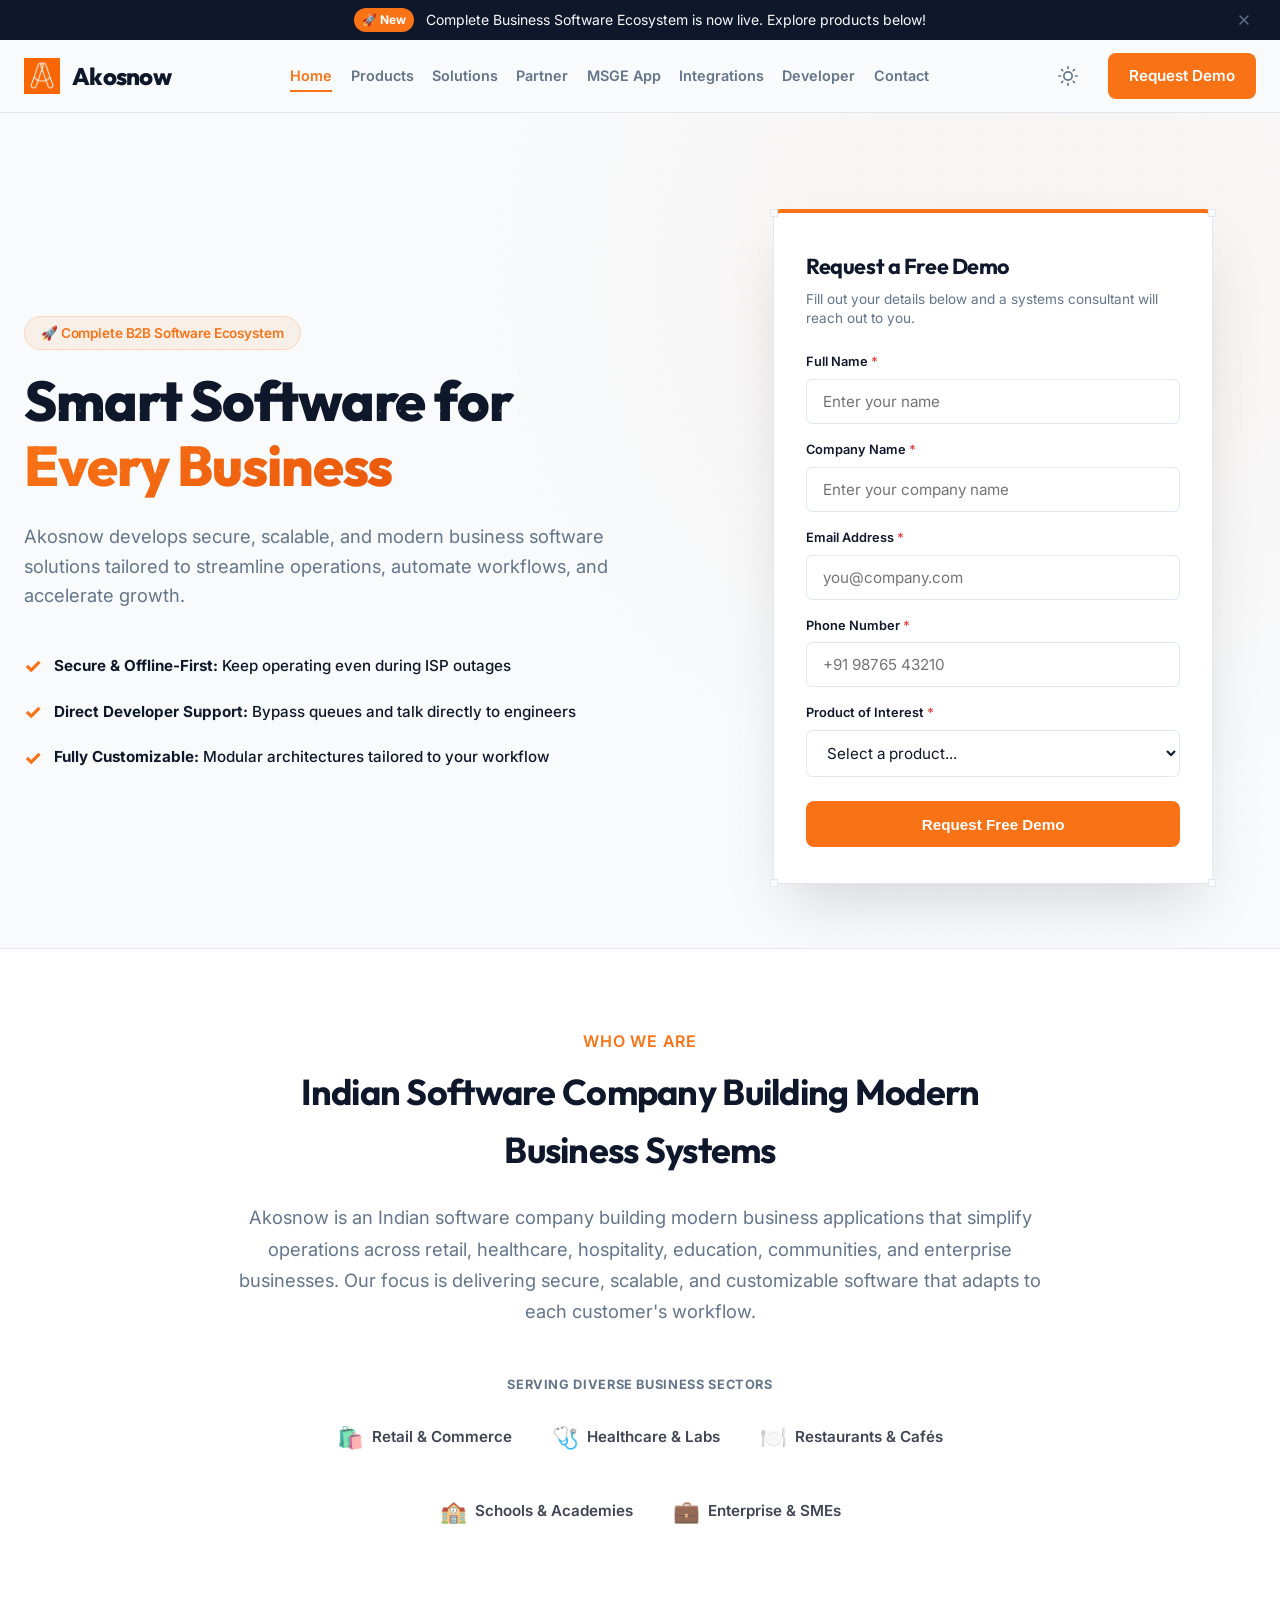
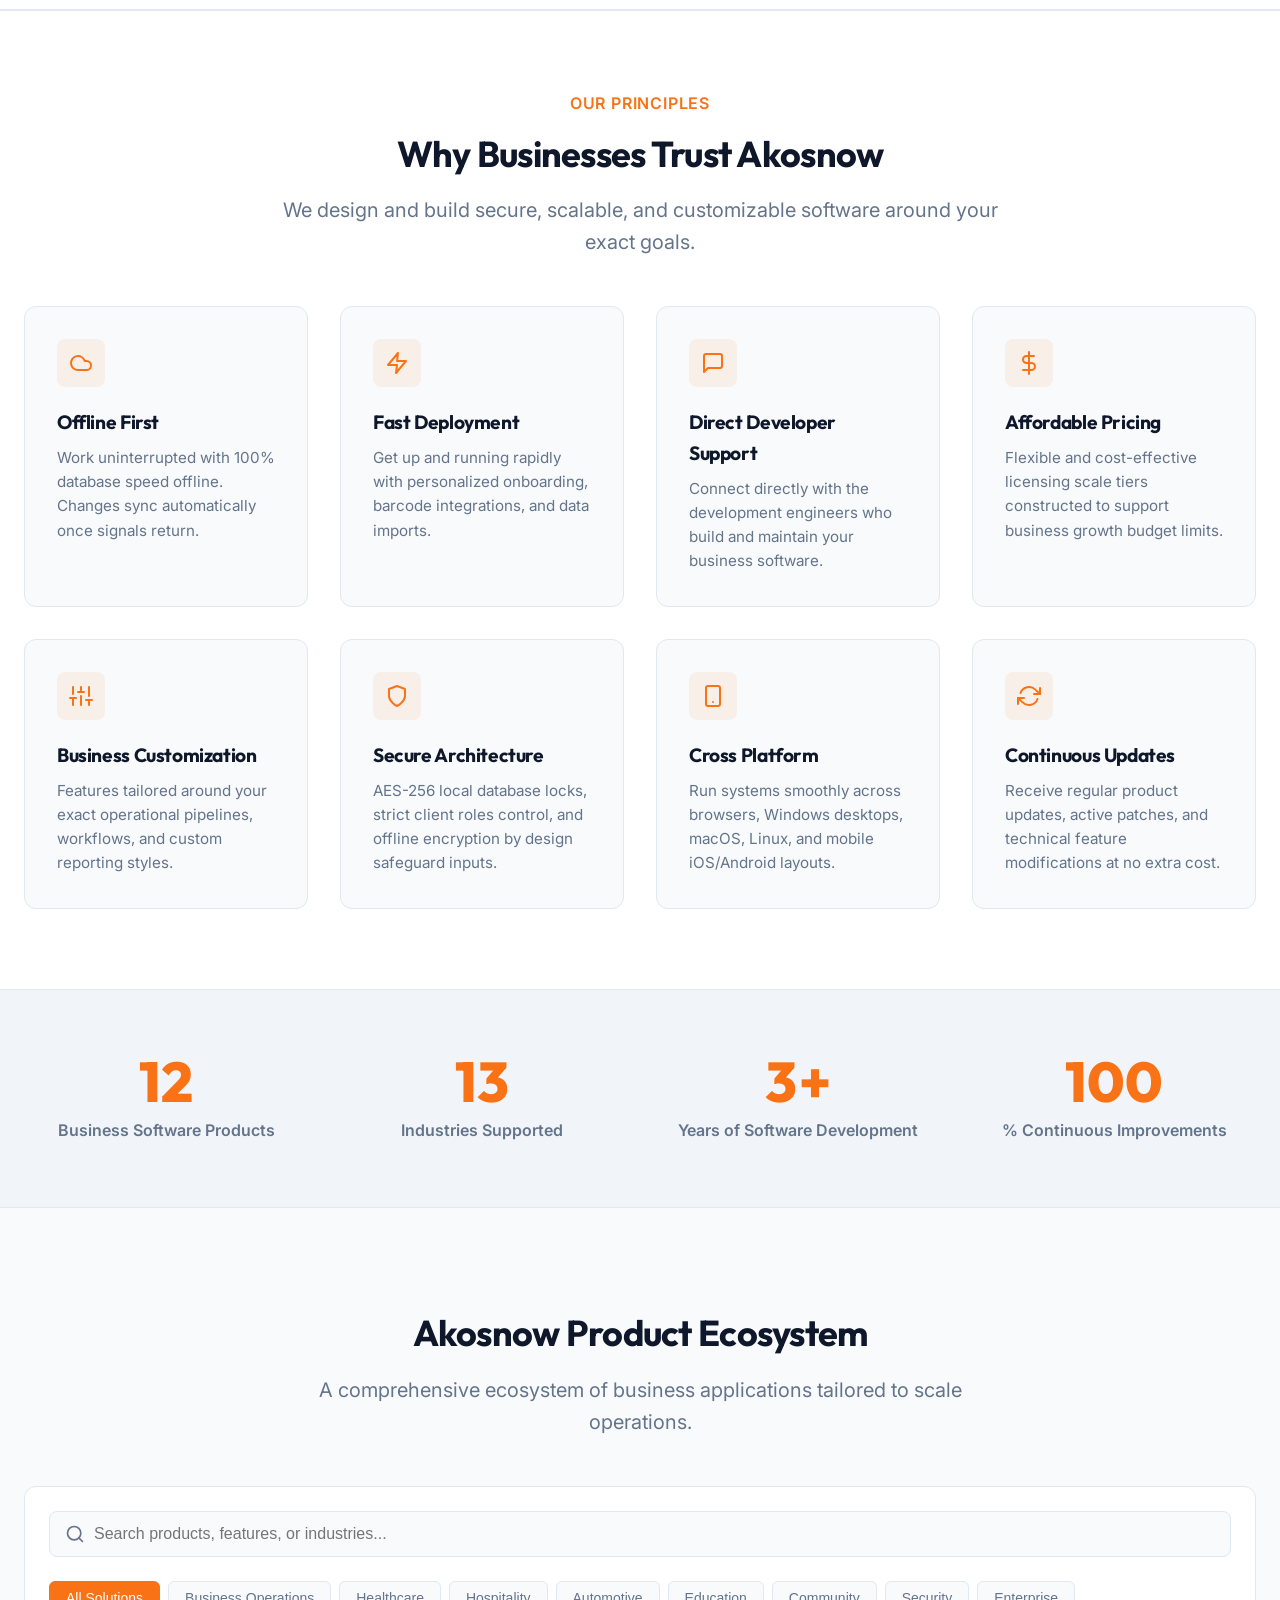
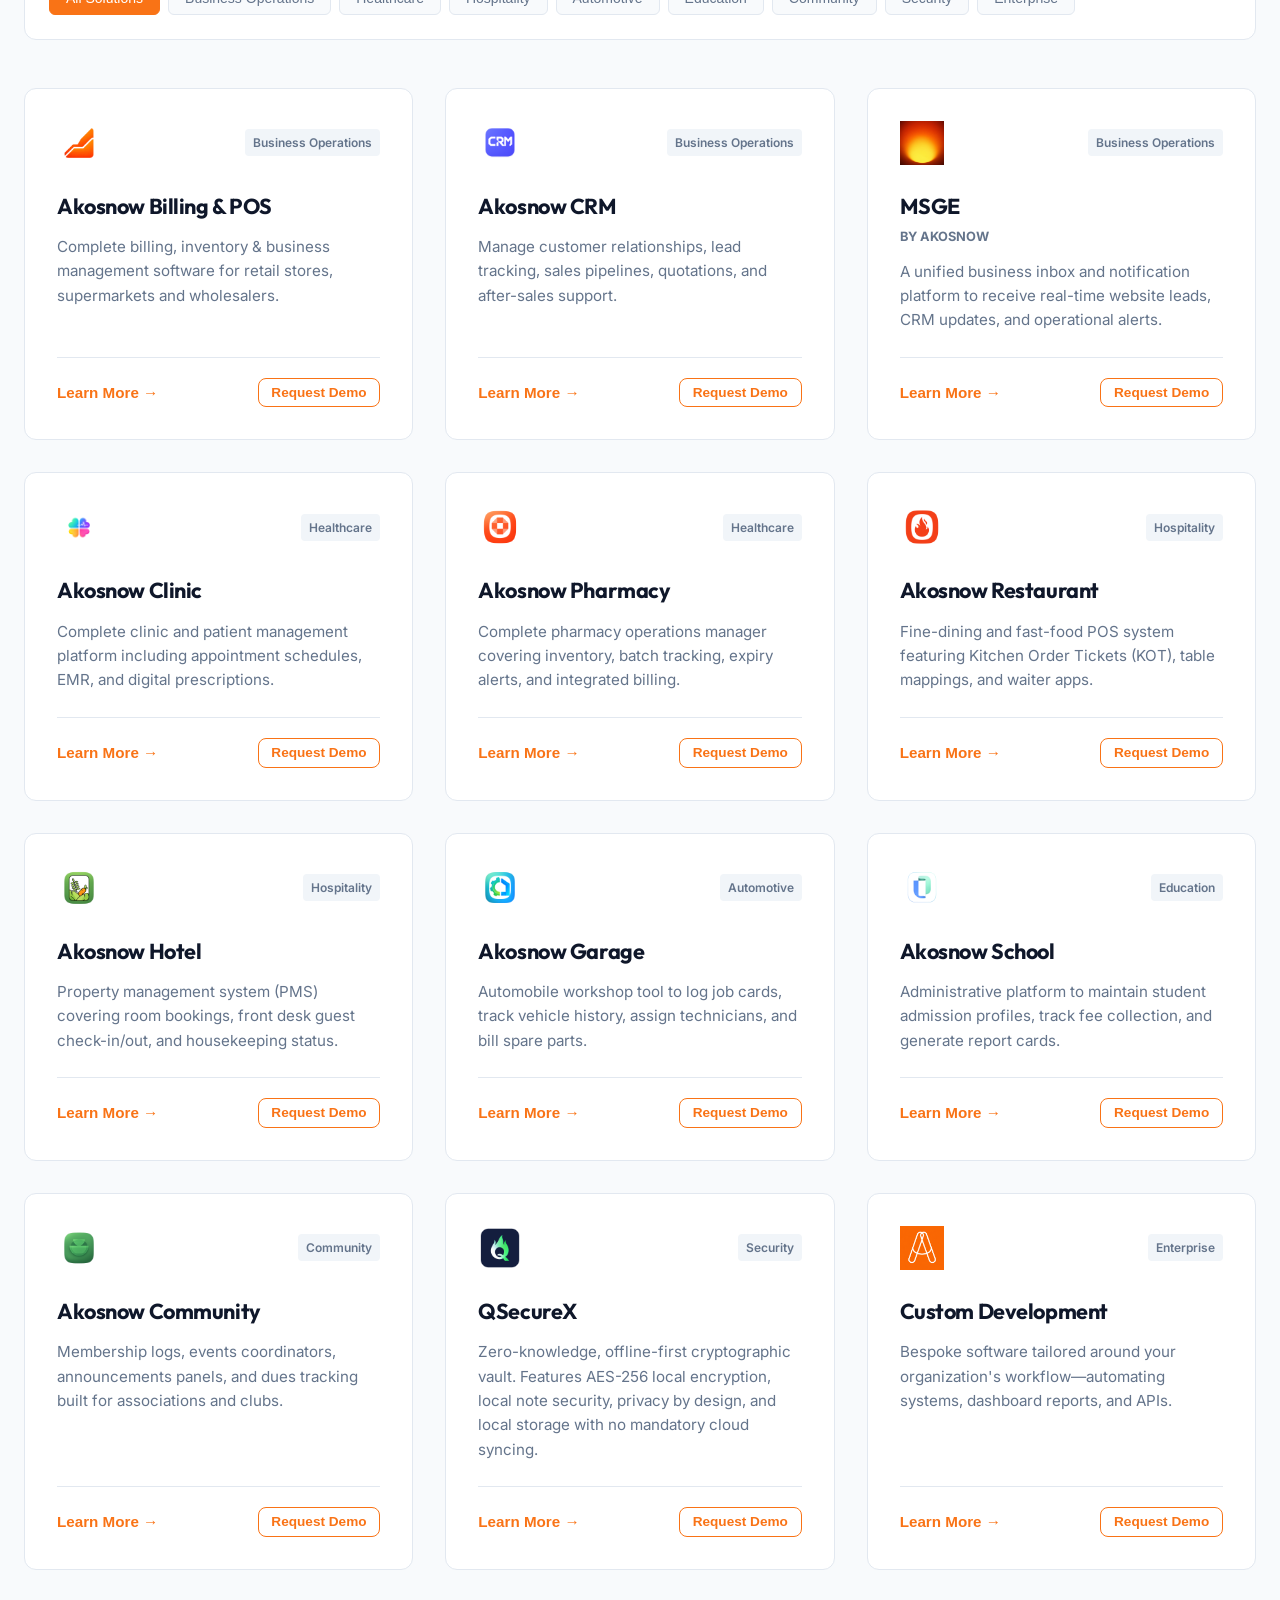
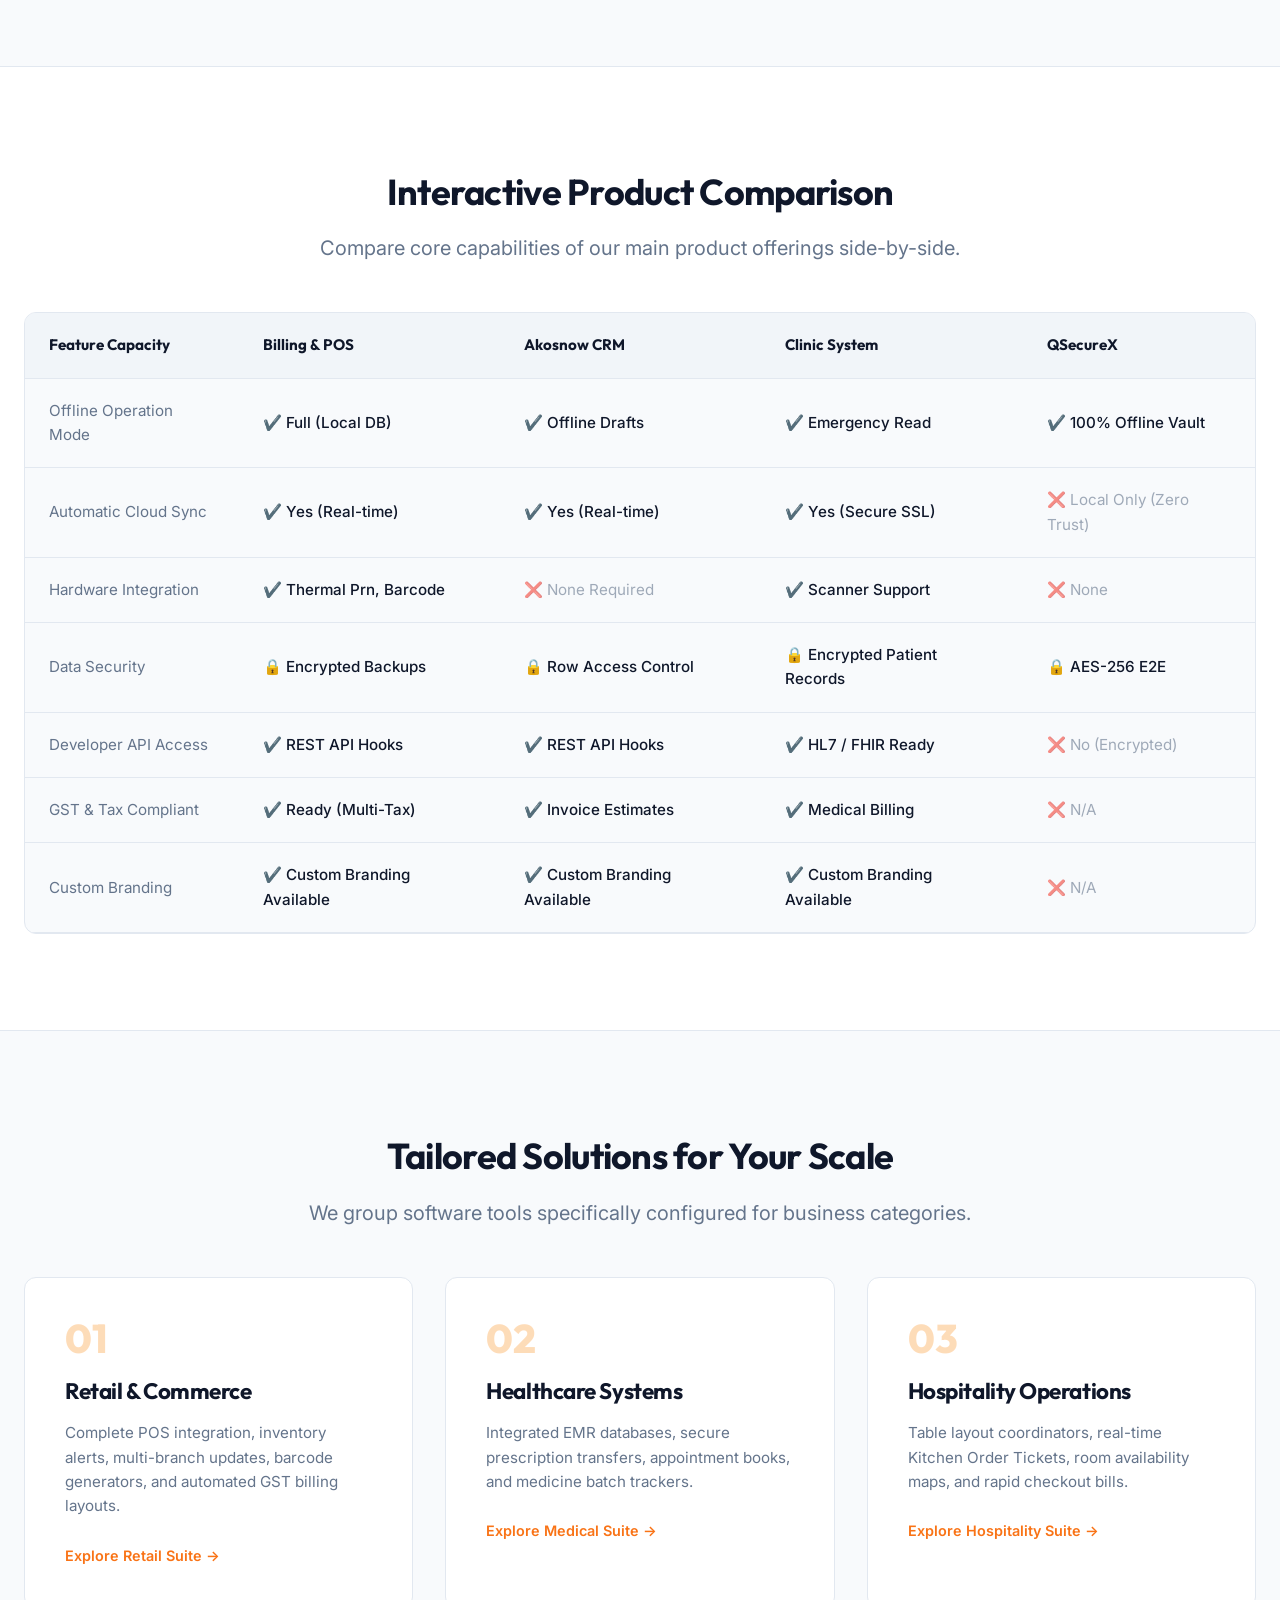
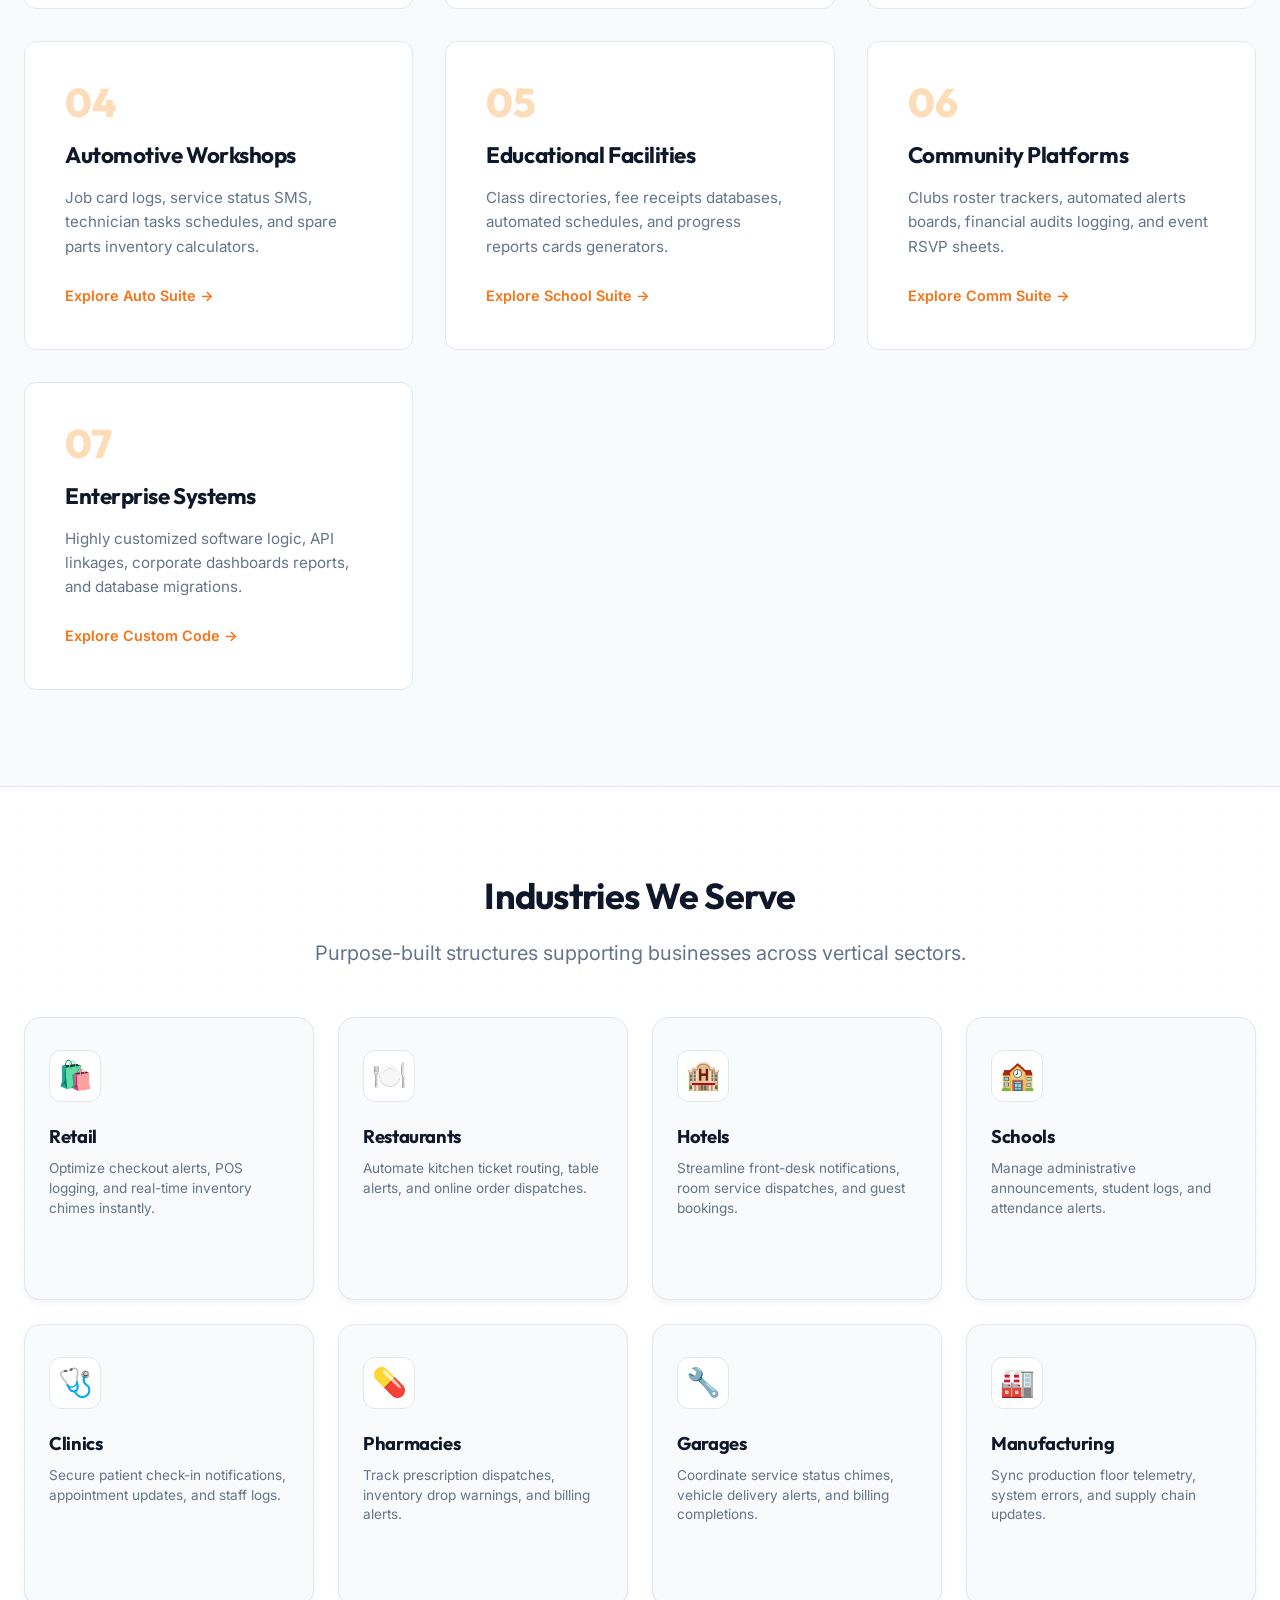
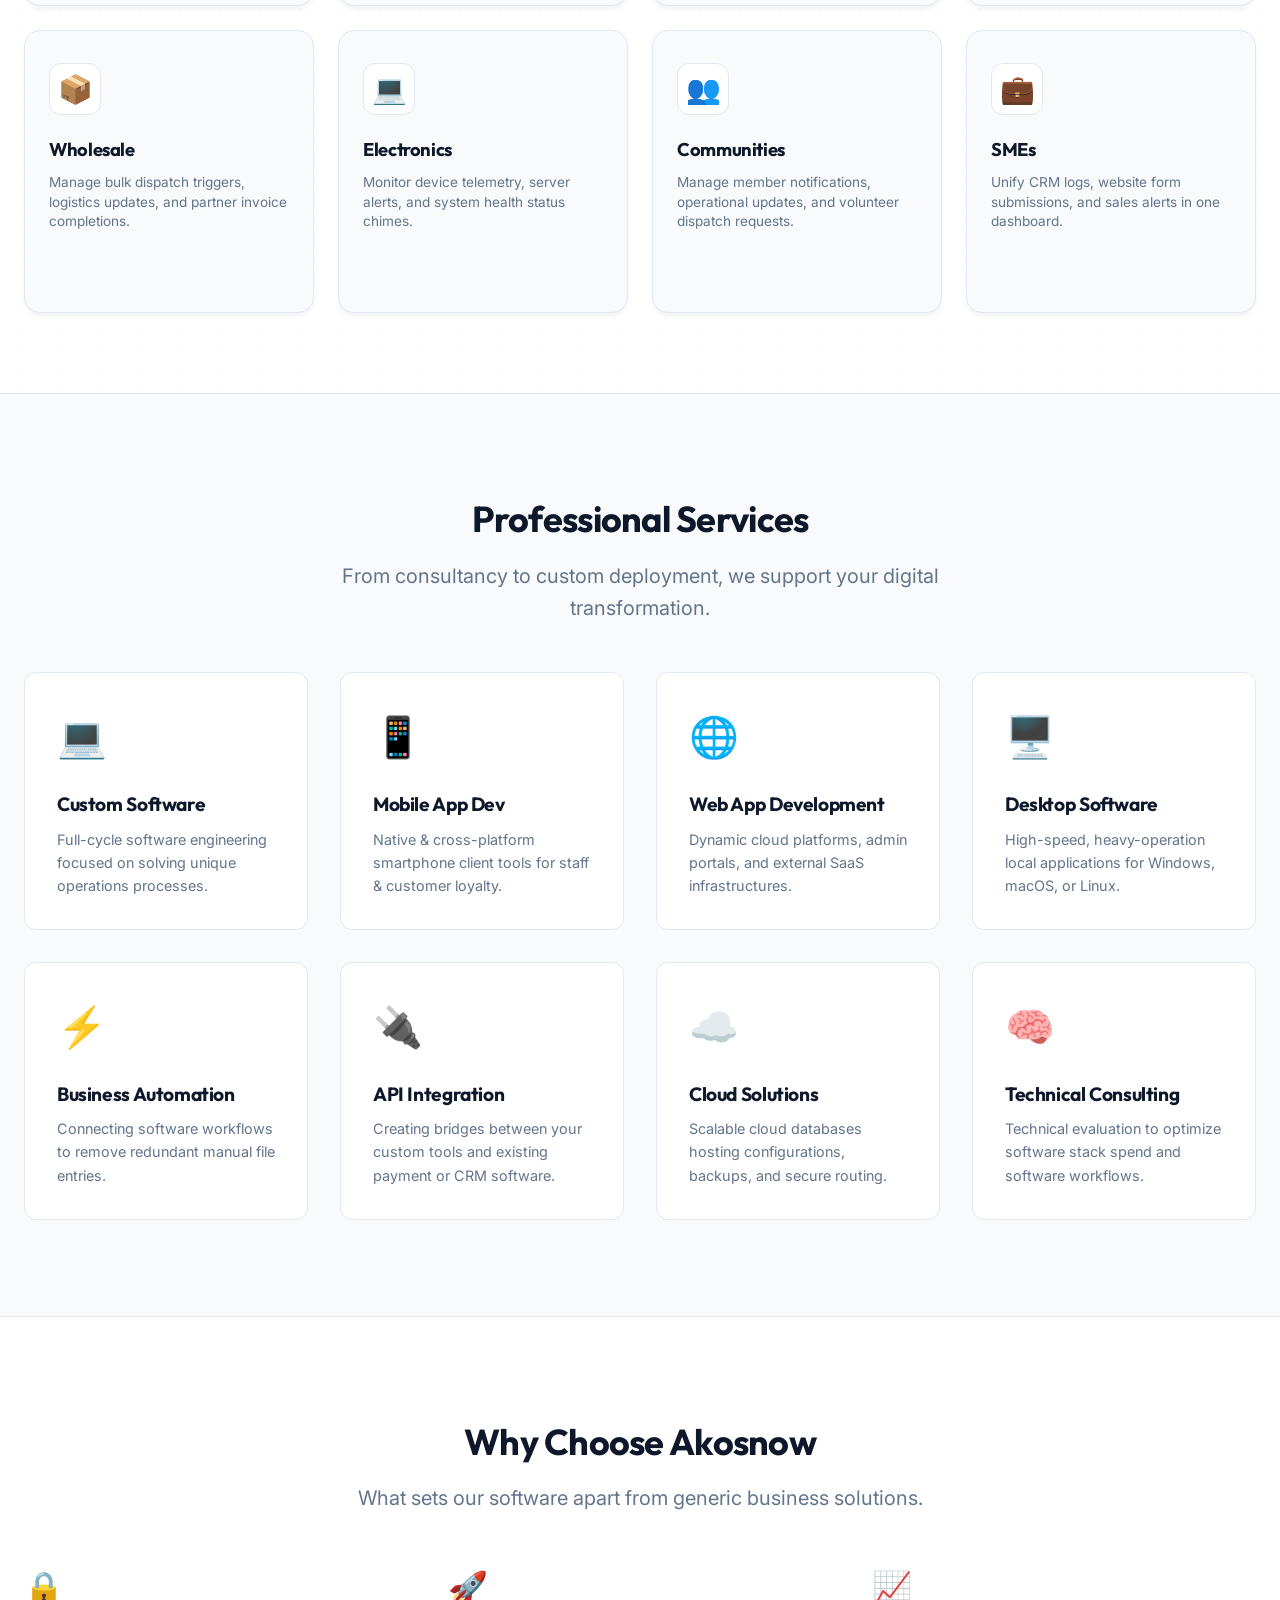
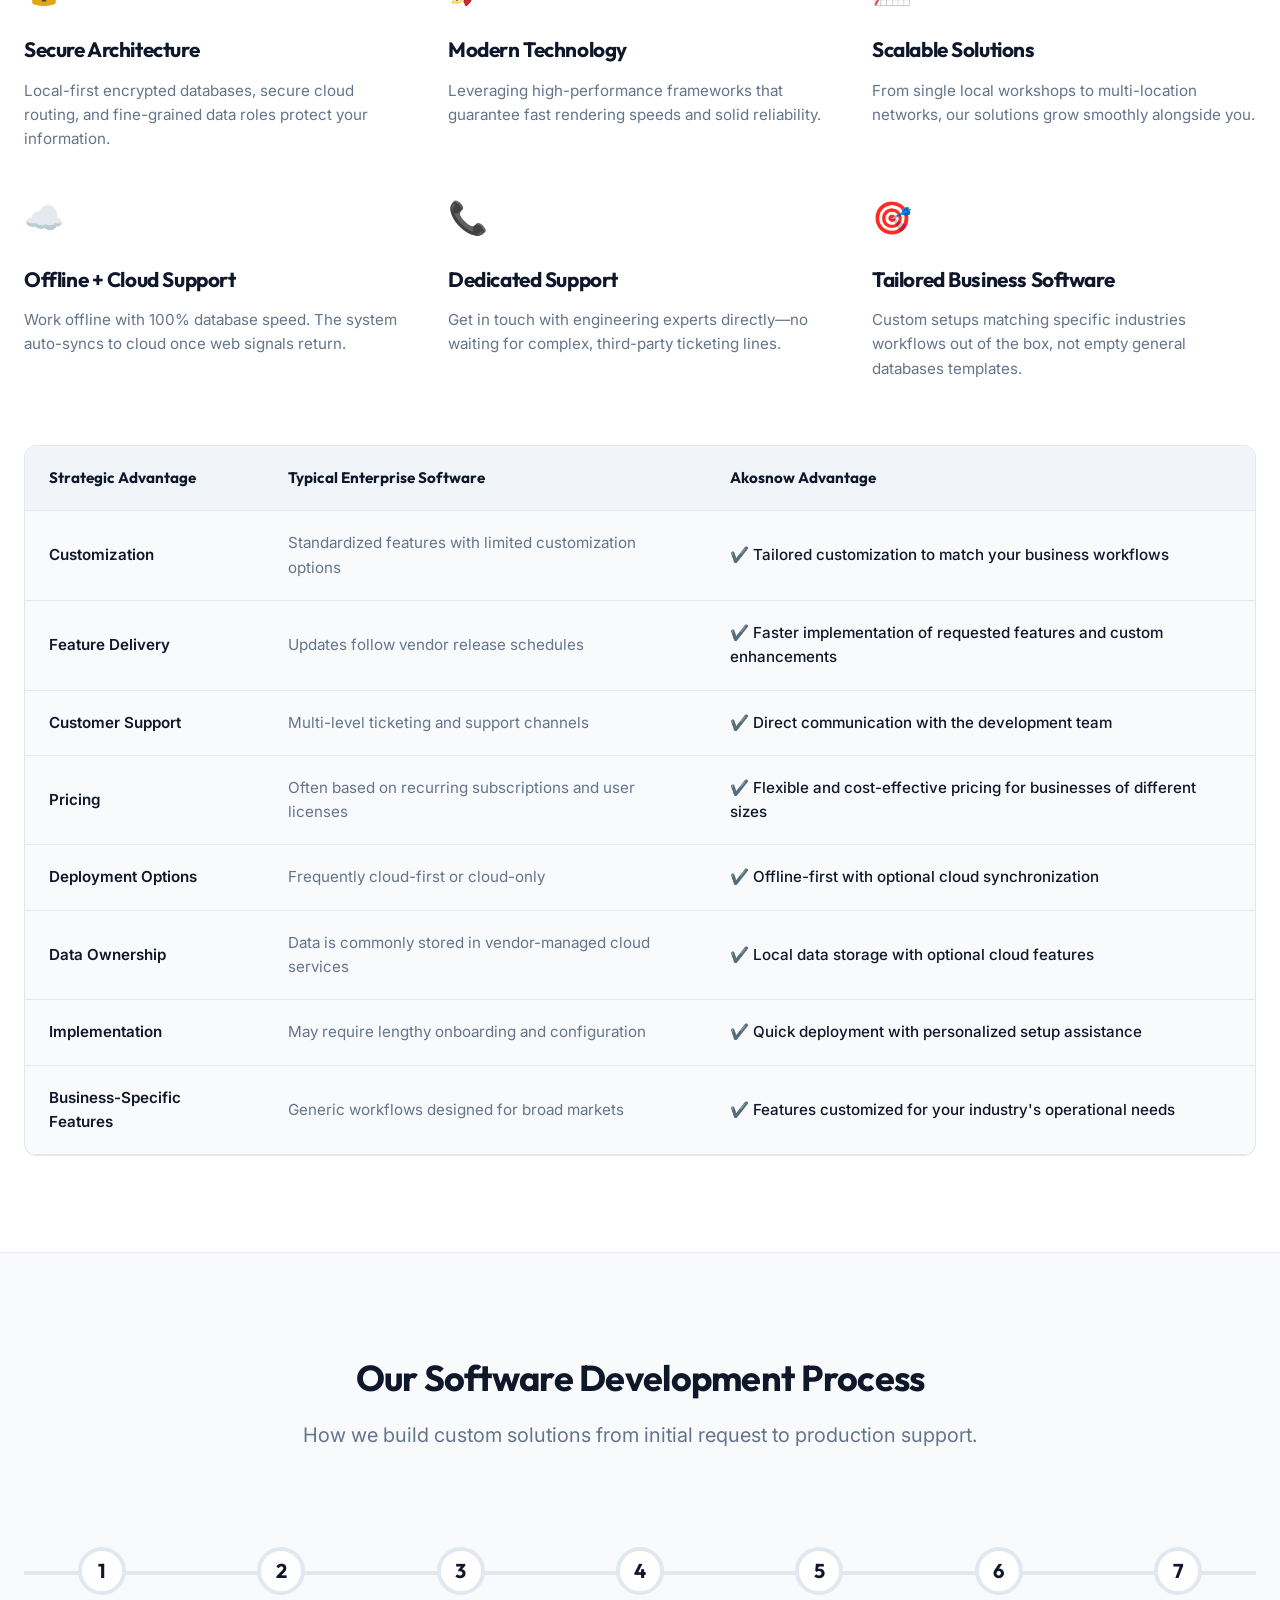
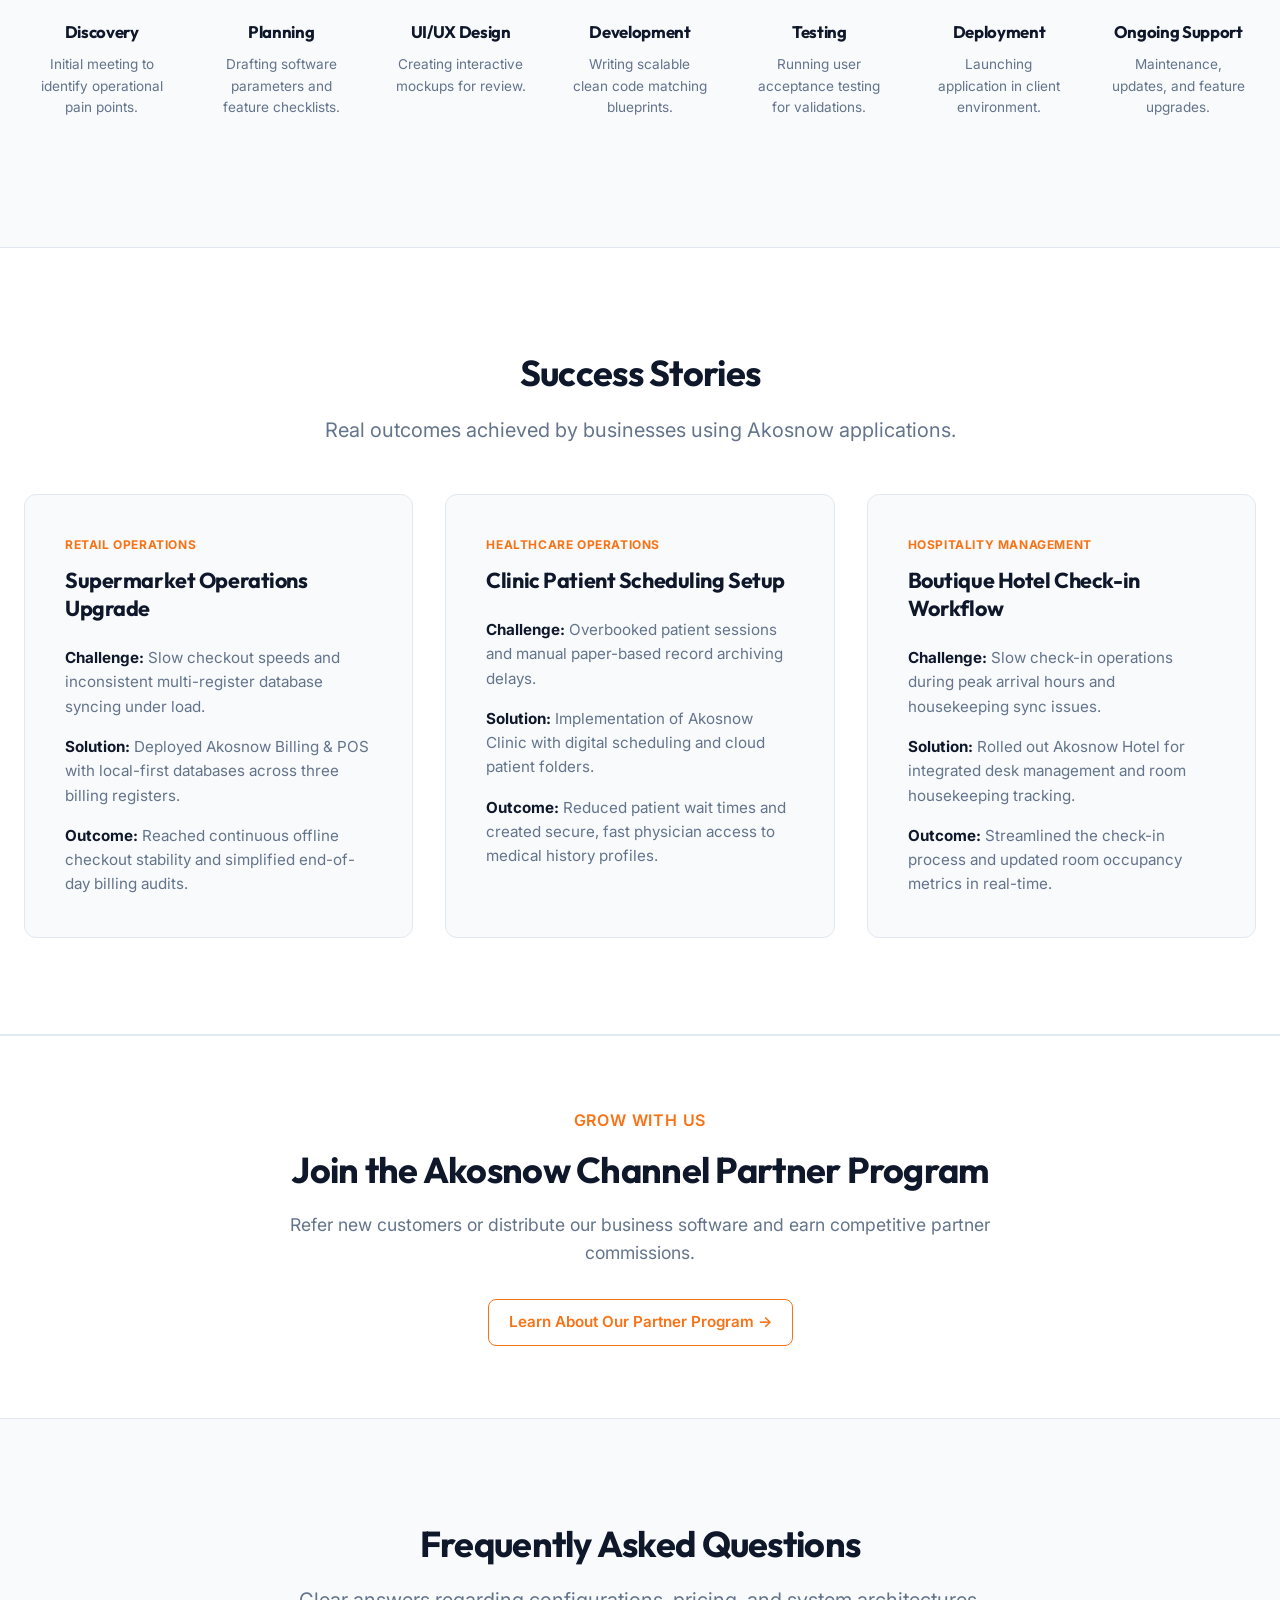
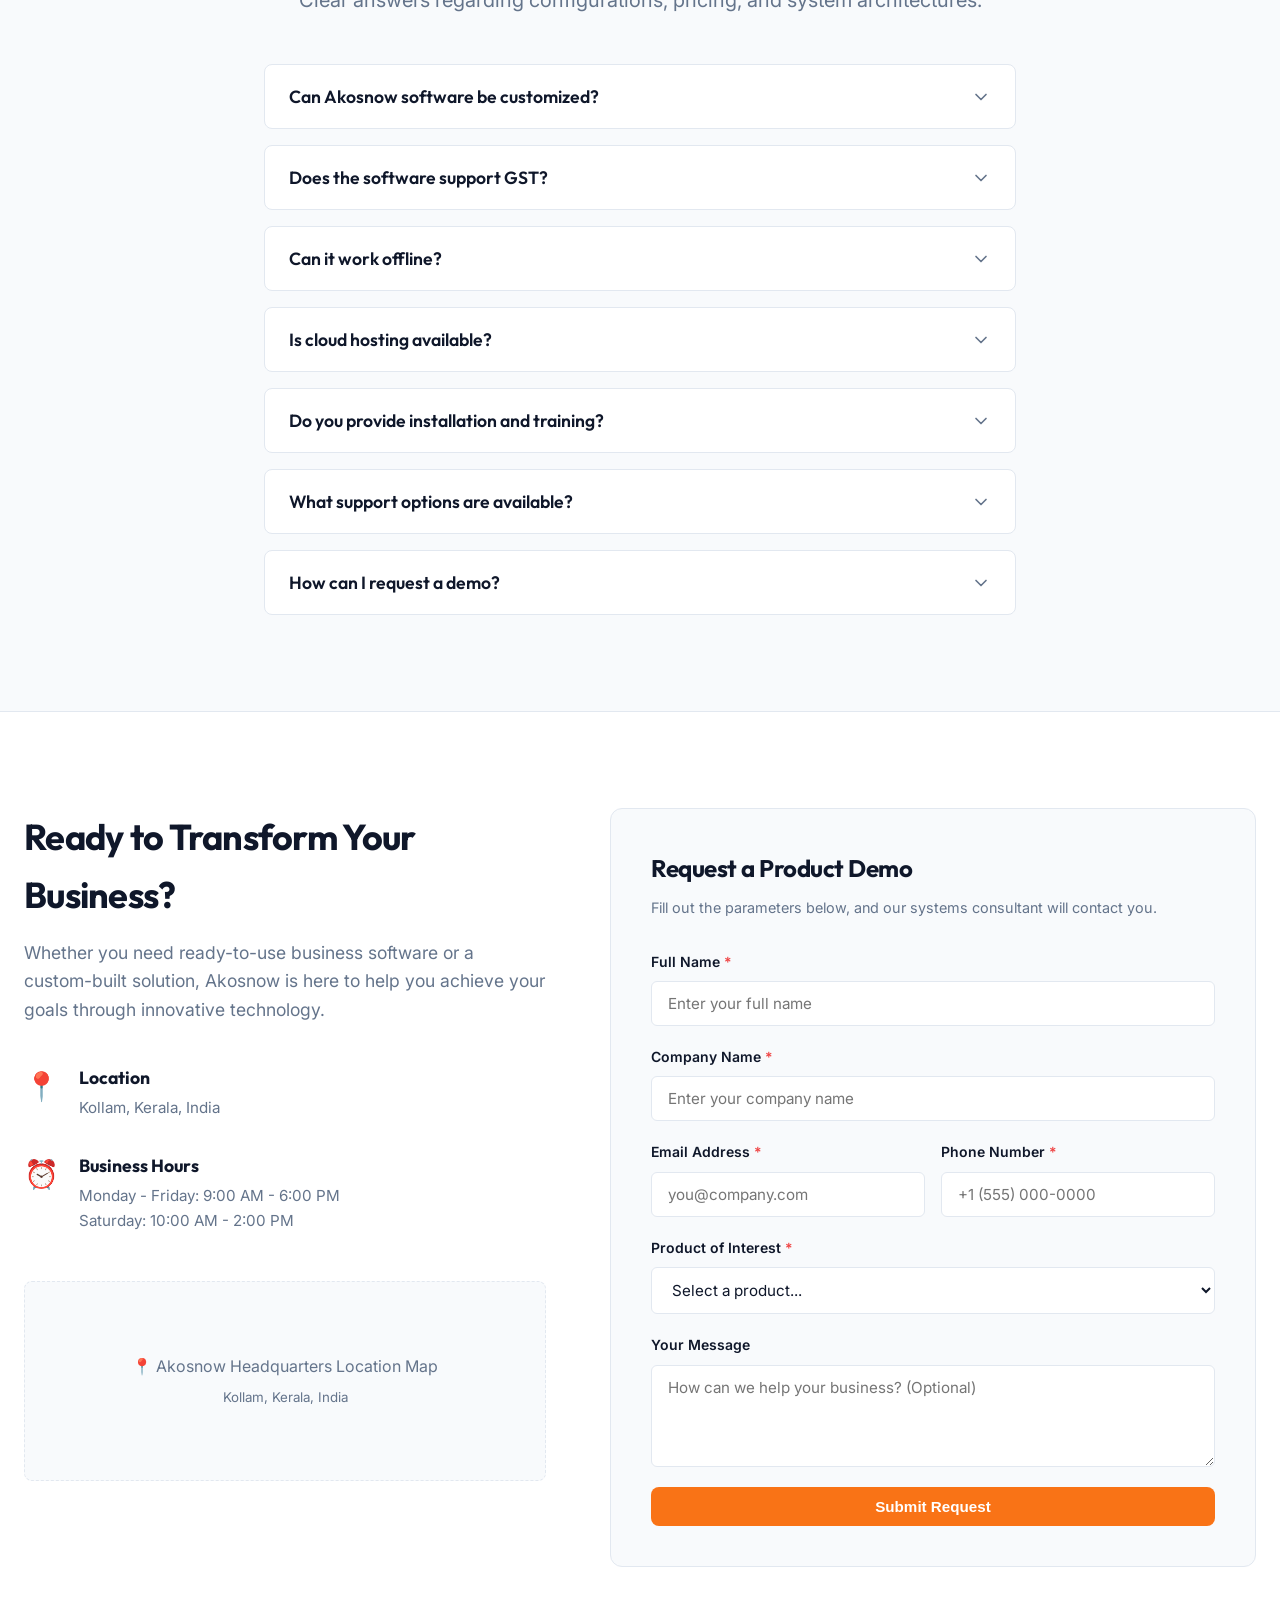
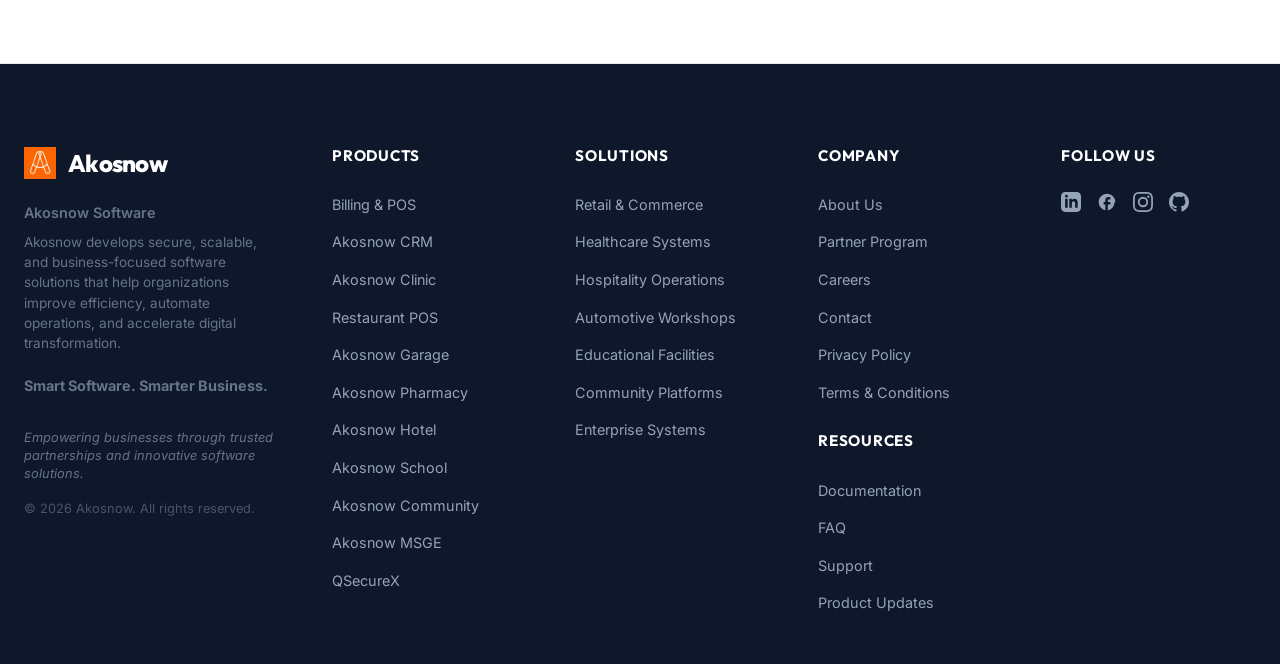
<file: akosnow website/index.html>
<!DOCTYPE html>
<html lang="en">
<head>
  <meta charset="UTF-8">
  <meta name="viewport" content="width=device-width, initial-scale=1.0">
  <!-- SEO Meta Tags for Akos & Akosnow Searches -->
  <title>Akos (Akosnow) | Smart Business Software & QSecureX Privacy Vault</title>
  <meta name="description" content="Akos (Akosnow) develops secure, scalable business software solutions including Billing & POS, CRM, Akos MSGE push alerts, and QSecureX offline privacy vault software with AES-256-GCM encryption.">
  <meta name="keywords" content="Akos, Akosnow, Akos Now, Akos software, Akos business, Akos POS, Akos MSGE, Akos security, QSecureX, QSecure, Billing, POS, CRM, Healthcare Software, Restaurant POS, Cybersecurity, Offline Privacy Vault, Custom Software Development">
  <link rel="canonical" href="https://qsecurex.space/akosnow%20website/">
  
  <!-- Open Graph / Facebook -->
  <meta property="og:type" content="website">
  <meta property="og:url" content="https://qsecurex.space/akosnow%20website/">
  <meta property="og:title" content="Akos (Akosnow) | Smart Business Software & Security">
  <meta property="og:description" content="Secure, scalable, and modern B2B software ecosystem built by Akos (Akosnow) to simplify operations, improve productivity, and accelerate growth.">
  <meta property="og:image" content="https://qsecurex.space/akosnow%20website/assets/akosnow_hero.png">
  
  <!-- Twitter -->
  <meta property="twitter:card" content="summary_large_image">
  <meta property="twitter:url" content="https://qsecurex.space/akosnow%20website/">
  <meta property="twitter:title" content="Akosnow | Smart Software for Every Business">
  <meta property="twitter:description" content="Secure, scalable, and modern B2B software ecosystem built to simplify operations, improve productivity, and accelerate business growth.">
  <meta property="twitter:image" content="https://qsecurex.space/akosnow%20website/assets/akosnow_hero.png">

  <!-- Page Favicon Logo -->
  <link rel="icon" type="image/png" href="icons/logo2.png">
  <link rel="apple-touch-icon" href="icons/logo2.png">

  <!-- Google Fonts -->
  <link rel="preconnect" href="https://fonts.googleapis.com">
  <link rel="preconnect" href="https://fonts.gstatic.com" crossorigin>
  <link href="https://fonts.googleapis.com/css2?family=Inter:wght@300;400;500;600;700&family=Outfit:wght@400;500;600;700;800&display=swap" rel="stylesheet">
  
  <!-- Main Stylesheet -->
  <link rel="stylesheet" href="styles.css?v=2">

  <!-- Theme Script (Inline to prevent Flash of Unstyled Theme) -->
  <script>
    (function () {
      const savedTheme = localStorage.getItem('akosnow-theme') || 'light';
      if (savedTheme === 'dark') {
        document.documentElement.classList.add('dark-theme');
      } else {
        document.documentElement.classList.remove('dark-theme');
      }
    })();
  </script>

  <!-- Schema.org JSON-LD Markup -->
  <script type="application/ld+json">
  {
    "@context": "https://schema.org",
    "@graph": [
      {
        "@type": "Organization",
        "@id": "https://qsecurex.space/akosnow%20website/#organization",
        "name": "Akosnow",
        "url": "https://qsecurex.space/akosnow%20website/",
        "logo": "https://qsecurex.space/akosnow%20website/icons/logo.png",
        "contactPoint": {
          "@type": "ContactPoint",
          "contactType": "sales",
          "email": "sales@akosnow.com",
          "areaServed": "IN",
          "availableLanguage": ["en", "ml", "hi"]
        },
        "address": {
          "@type": "PostalAddress",
          "addressLocality": "Kollam",
          "addressRegion": "Kerala",
          "addressCountry": "IN"
        },
        "sameAs": [
          "https://www.linkedin.com/company/akosnow",
          "https://www.facebook.com/akosnow",
          "https://www.instagram.com/akosnow",
          "https://github.com/akosnow"
        ]
      },
      {
        "@type": "WebSite",
        "@id": "https://qsecurex.space/akosnow%20website/#website",
        "url": "https://qsecurex.space/akosnow%20website/",
        "name": "Akosnow Business Software Platform",
        "publisher": {
          "@id": "https://qsecurex.space/akosnow%20website/#organization"
        }
      },
      {
        "@type": "SoftwareApplication",
        "name": "Akosnow Billing & POS",
        "applicationCategory": "BusinessApplication",
        "operatingSystem": "Windows, macOS, Linux, Android, iOS",
        "description": "Complete billing, inventory and business management software for retail and service industries."
      },
      {
        "@type": "SoftwareApplication",
        "name": "Akosnow CRM",
        "applicationCategory": "BusinessApplication",
        "operatingSystem": "Web, Windows, macOS, Android, iOS",
        "description": "Customer Relationship Management Platform to track leads, pipelines and customers."
      },
      {
        "@type": "SoftwareApplication",
        "name": "Akosnow Clinic",
        "applicationCategory": "BusinessApplication",
        "operatingSystem": "Windows, macOS, Linux, Android, iOS",
        "description": "Clinic management software with secure patient records, digital prescriptions, and scheduling."
      },
      {
        "@type": "SoftwareApplication",
        "name": "Akosnow Restaurant",
        "applicationCategory": "BusinessApplication",
        "operatingSystem": "Windows, Android, iOS, Web",
        "description": "POS platform for restaurants with kitchen order printing, table tracking, and billing integrations."
      },
      {
        "@type": "SoftwareApplication",
        "name": "Akosnow Pharmacy",
        "applicationCategory": "BusinessApplication",
        "operatingSystem": "Windows, macOS, Linux",
        "description": "Specialized inventory management and billing system designed for pharmacies and drug stores."
      },
      {
        "@type": "SoftwareApplication",
        "name": "Akosnow Hotel",
        "applicationCategory": "BusinessApplication",
        "operatingSystem": "Windows, macOS, Web",
        "description": "Property Management System (PMS) with room booking, check-in calendars, and housekeeping logs."
      },
      {
        "@type": "SoftwareApplication",
        "name": "Akosnow Garage",
        "applicationCategory": "BusinessApplication",
        "operatingSystem": "Windows, macOS, Android",
        "description": "Automotive service center workshop tracker, mechanics assigner, and spare parts inventory system."
      },
      {
        "@type": "SoftwareApplication",
        "name": "Akosnow School",
        "applicationCategory": "BusinessApplication",
        "operatingSystem": "Web, Android, iOS",
        "description": "Student management system with fee logs, parent notifications, report cards, and class lists."
      },
      {
        "@type": "SoftwareApplication",
        "name": "Akosnow Community",
        "applicationCategory": "BusinessApplication",
        "operatingSystem": "Web, Android, iOS",
        "description": "Cooperative operations database and portal for local clubs, groups, and micro-financing hubs."
      },
      {
        "@type": "SoftwareApplication",
        "name": "Akosnow MSGE",
        "applicationCategory": "BusinessApplication",
        "operatingSystem": "Web, Windows, macOS",
        "description": "B2B enterprise resource management system for multi-branch sync and large warehouses."
      },
      {
        "@type": "SoftwareApplication",
        "name": "QSecureX – Cybersecurity & Privacy Platform",
        "applicationCategory": "SecurityApplication",
        "operatingSystem": "Windows, macOS, Linux, Android, iOS",
        "description": "Enterprise-grade privacy and cybersecurity platform for offline local data encryption."
      },
      {
        "@type": "SoftwareApplication",
        "name": "Custom Software Development",
        "applicationCategory": "DeveloperApplication",
        "operatingSystem": "Windows, macOS, Linux, Android, iOS",
        "description": "Tailored customization matching your specific business workflows and hardware systems setups."
      },
      {
        "@type": "FAQPage",
        "mainEntity": [
          {
            "@type": "Question",
            "name": "Can Akosnow software be customized?",
            "acceptedAnswer": {
              "@type": "Answer",
              "text": "Yes. Every business has individual workflow rules. Akosnow applications are modular, allowing us to customize data logs, interfaces, checkout scripts, and invoices layouts to align with your business operations guidelines."
            }
          },
          {
            "@type": "Question",
            "name": "Does Akosnow software run offline?",
            "acceptedAnswer": {
              "@type": "Answer",
              "text": "Yes. All core products (including Billing & POS, Clinic, Pharmacy, Restaurant) run fully offline using local database endpoints. This prevents database timeouts and operations disruptions if local ISP signals fail."
            }
          },
          {
            "@type": "Question",
            "name": "Do you provide direct developer support?",
            "acceptedAnswer": {
              "@type": "Answer",
              "text": "Yes. When purchasing Akosnow licenses, you bypass layered ticketing lines and gain direct access to our core systems engineers to troubleshoot setups or coordinate customizations."
            }
          },
          {
            "@type": "Question",
            "name": "Is my business data secure with Akosnow?",
            "acceptedAnswer": {
              "@type": "Answer",
              "text": "Yes. Business records are stored inside encrypted local folder databases. We support cross-platform configurations, role access credentials, audit logs, and optional private cloud sync profiles."
            }
          },
          {
            "@type": "Question",
            "name": "How does cloud synchronization work?",
            "acceptedAnswer": {
              "@type": "Answer",
              "text": "By default, systems store inputs locally. If clients configure private cloud endpoints, local processes detect connection availability and sync changes silently in the background."
            }
          },
          {
            "@type": "Question",
            "name": "How do I request a custom feature?",
            "acceptedAnswer": {
              "@type": "Answer",
              "text": "Submit details using our demo request contact form, and select 'Custom Software Development' from the dropdown list. Our developer lead will call to coordinate requirements."
            }
          }
        ]
      }
    ]
  }
  </script>
</head>
<body>

  <!-- Scroll Progress Indicator -->
  <div class="scroll-progress-container">
    <div class="scroll-progress-bar" id="scrollProgress"></div>
  </div>

  <!-- Announcement Bar -->
  <div class="announcement-bar" id="announcementBar">
    <div class="announcement-content">
      <span class="announcement-badge">🚀 New</span>
      <span class="announcement-text">Complete Business Software Ecosystem is now live. Explore products below!</span>
    </div>
    <button class="announcement-close" id="closeAnnouncement" aria-label="Close announcement">
      <svg width="16" height="16" viewBox="0 0 24 24" fill="none" stroke="currentColor" stroke-width="2" stroke-linecap="round" stroke-linejoin="round"><line x1="18" y1="6" x2="6" y2="18"></line><line x1="6" y1="6" x2="18" y2="18"></line></svg>
    </button>
  </div>

  <!-- Main Navigation Header -->
  <header class="main-header" id="mainHeader">
    <div class="nav-container">
      <a href="#" class="brand-logo" aria-label="Akosnow Home">
        <img src="icons/logo2.png" alt="Akosnow Logo" class="logo-icon" style="width: 2.25rem; height: 2.25rem; object-fit: contain;">
        <span class="brand-name">Akosnow</span>
      </a>

      <!-- Desktop Navigation Menu -->
      <nav class="nav-menu" id="navMenu">
        <ul class="nav-list">
          <li><a href="#" class="nav-link active">Home</a></li>
          <li><a href="#products" class="nav-link">Products</a></li>
          <li><a href="#solutions" class="nav-link">Solutions</a></li>
          <li><a href="partner.html" class="nav-link">Partner</a></li>
          <li><a href="msge.html" class="nav-link">MSGE App</a></li>
          <li><a href="integrations.html" class="nav-link">Integrations</a></li>
          <li><a href="developer.html" class="nav-link">Developer</a></li>
          <li><a href="#contact" class="nav-link">Contact</a></li>
        </ul>
      </nav>

      <!-- Action Toggles -->
      <div class="nav-actions">
        <!-- Theme Toggle -->
        <button class="theme-toggle-btn" id="themeToggle" aria-label="Toggle dark/light theme">
          <!-- Light Icon -->
          <svg class="sun-icon" width="20" height="20" viewBox="0 0 24 24" fill="none" stroke="currentColor" stroke-width="2" stroke-linecap="round" stroke-linejoin="round">
            <circle cx="12" cy="12" r="5"></circle>
            <line x1="12" y1="1" x2="12" y2="3"></line>
            <line x1="12" y1="21" x2="12" y2="23"></line>
            <line x1="4.22" y1="4.22" x2="5.64" y2="5.64"></line>
            <line x1="18.36" y1="18.36" x2="19.78" y2="19.78"></line>
            <line x1="1" y1="12" x2="3" y2="12"></line>
            <line x1="21" y1="12" x2="23" y2="12"></line>
            <line x1="4.22" y1="19.78" x2="5.64" y2="18.36"></line>
            <line x1="18.36" y1="5.64" x2="19.78" y2="4.22"></line>
          </svg>
          <!-- Dark Icon -->
          <svg class="moon-icon" width="20" height="20" viewBox="0 0 24 24" fill="none" stroke="currentColor" stroke-width="2" stroke-linecap="round" stroke-linejoin="round">
            <path d="M21 12.79A9 9 0 1 1 11.21 3 7 7 0 0 0 21 12.79z"></path>
          </svg>
        </button>

        <a href="#contact" class="btn btn-primary nav-cta-btn">Request Demo</a>

        <!-- Mobile Menu Toggle Hamburger -->
        <button class="mobile-hamburger" id="mobileHamburger" aria-label="Toggle navigation menu" aria-expanded="false" aria-controls="navMenu">
          <span class="hamburger-line"></span>
          <span class="hamburger-line"></span>
          <span class="hamburger-line"></span>
        </button>
      </div>
    </div>
  </header>

  <!-- Hero Section -->
  <section class="hero-section dot-grid-bg">
    <div class="container hero-grid">
      <div class="hero-content">
        <div class="hero-badge-container">
          <span class="hero-badge">🚀 Complete B2B Software Ecosystem</span>
        </div>
        <h1 class="hero-title" style="font-family: 'Outfit', sans-serif; font-weight: 800; font-size: 3.5rem; line-height: 1.15; margin-bottom: 1.5rem; color: var(--text-primary);">Smart Software for <br class="desktop-only"><span style="background: linear-gradient(135deg, var(--brand-primary) 0%, var(--brand-dark) 100%); -webkit-background-clip: text; -webkit-text-fill-color: transparent;">Every Business</span></h1>
        <p class="hero-description" style="font-size: 1.15rem; color: var(--text-secondary); margin-bottom: 2.5rem; max-width: 600px; line-height: 1.6;">
          Akosnow develops secure, scalable, and modern business software solutions tailored to streamline operations, automate workflows, and accelerate growth.
        </p>
        
        <!-- Hero Value Badges (Replacing the redundant CTA buttons) -->
        <div class="hero-value-badges" style="display: flex; flex-direction: column; gap: 0.85rem; font-size: 0.95rem; color: var(--text-primary); font-weight: 500;">
          <div style="display: flex; align-items: center; gap: 0.75rem;">
            <span style="color: var(--brand-primary); font-weight: 800; font-size: 1.25rem;">✓</span>
            <span><strong>Secure & Offline-First:</strong> Keep operating even during ISP outages</span>
          </div>
          <div style="display: flex; align-items: center; gap: 0.75rem;">
            <span style="color: var(--brand-primary); font-weight: 800; font-size: 1.25rem;">✓</span>
            <span><strong>Direct Developer Support:</strong> Bypass queues and talk directly to engineers</span>
          </div>
          <div style="display: flex; align-items: center; gap: 0.75rem;">
            <span style="color: var(--brand-primary); font-weight: 800; font-size: 1.25rem;">✓</span>
            <span><strong>Fully Customizable:</strong> Modular architectures tailored to your workflow</span>
          </div>
        </div>
      </div>
      <div class="hero-visual">
        <div class="contact-form-container hero-lead-form schematic-card" style="width: 100%; max-width: 440px; margin: 0 auto; background-color: var(--bg-secondary); border: 1px solid var(--border-color); border-top: 4px solid var(--brand-primary); padding: 2.25rem 2rem; border-radius: 0.5rem; box-shadow: 0 30px 60px -15px rgba(0, 0, 0, 0.15), inset 0 1px 0 rgba(255, 255, 255, 0.4);">
          <div class="schematic-corner corner-tl"></div>
          <div class="schematic-corner corner-tr"></div>
          <div class="schematic-corner corner-bl"></div>
          <div class="schematic-corner corner-br"></div>
          <h3 style="margin-top: 0; margin-bottom: 0.4rem; font-size: 1.35rem; font-weight: 700; color: var(--text-primary); font-family: 'Outfit', sans-serif;">Request a Free Demo</h3>
          <p style="font-size: 0.85rem; color: var(--text-secondary); margin-bottom: 1.5rem; line-height: 1.4;">Fill out your details below and a systems consultant will reach out to you.</p>
          
          <form class="demo-form" id="heroDemoForm" novalidate style="display: flex; flex-direction: column; gap: 1rem;">
            <div class="form-group" style="display: flex; flex-direction: column; gap: 0.4rem; margin-bottom: 0;">
              <label for="heroFullName" style="font-size: 0.8rem; font-weight: 600; color: var(--text-primary);">Full Name <span class="required">*</span></label>
              <input type="text" id="heroFullName" placeholder="Enter your name" required>
              <span class="error-msg" id="heroFullNameError">Full name is required.</span>
            </div>

            <div class="form-group" style="display: flex; flex-direction: column; gap: 0.4rem; margin-bottom: 0;">
              <label for="heroCompanyName" style="font-size: 0.8rem; font-weight: 600; color: var(--text-primary);">Company Name <span class="required">*</span></label>
              <input type="text" id="heroCompanyName" placeholder="Enter your company name" required>
              <span class="error-msg" id="heroCompanyNameError">Company name is required.</span>
            </div>

            <div class="form-group" style="display: flex; flex-direction: column; gap: 0.4rem; margin-bottom: 0;">
              <label for="heroEmail" style="font-size: 0.8rem; font-weight: 600; color: var(--text-primary);">Email Address <span class="required">*</span></label>
              <input type="email" id="heroEmail" placeholder="you@company.com" required>
              <span class="error-msg" id="heroEmailError">Please enter a valid company email.</span>
            </div>

            <div class="form-group" style="display: flex; flex-direction: column; gap: 0.4rem; margin-bottom: 0;">
              <label for="heroPhone" style="font-size: 0.8rem; font-weight: 600; color: var(--text-primary);">Phone Number <span class="required">*</span></label>
              <input type="tel" id="heroPhone" placeholder="+91 98765 43210" required>
              <span class="error-msg" id="heroPhoneError">Valid phone number is required.</span>
            </div>

            <div class="form-group" style="display: flex; flex-direction: column; gap: 0.4rem; margin-bottom: 0;">
              <label for="heroProduct" style="font-size: 0.8rem; font-weight: 600; color: var(--text-primary);">Product of Interest <span class="required">*</span></label>
              <select id="heroProduct" required style="width: 100%;">
                <option value="" disabled selected>Select a product...</option>
                <option value="Akosnow Billing & POS">Akosnow Billing & POS</option>
                <option value="Akosnow CRM">Akosnow CRM</option>
                <option value="Akosnow MSGE">Akosnow MSGE</option>
                <option value="Akosnow Clinic">Akosnow Clinic</option>
                <option value="Akosnow Pharmacy">Akosnow Pharmacy</option>
                <option value="Akosnow Restaurant">Akosnow Restaurant</option>
                <option value="Akosnow Hotel">Akosnow Hotel</option>
                <option value="Akosnow Garage">Akosnow Garage</option>
                <option value="Akosnow School">Akosnow School</option>
                <option value="Akosnow Community">Akosnow Community</option>
                <option value="QSecureX">QSecureX</option>
                <option value="Custom Software">Custom Software Development</option>
              </select>
              <span class="error-msg" id="heroProductError">Please select a product.</span>
            </div>

            <button type="submit" class="btn btn-primary btn-full" style="padding: 0.85rem; font-weight: 700; margin-top: 0.5rem;">Request Free Demo</button>
          </form>
        </div>
      </div>
    </div>
  </section>

  <!-- Who We Are Section -->
  <section class="who-we-are-section" style="padding: 5rem 0; background-color: var(--bg-secondary); border-top: 1px solid var(--border-color); border-bottom: 1px solid var(--border-color);">
    <div class="container" style="max-width: 850px; text-align: center;">
      <span class="section-title-helper">Who We Are</span>
      <h2 class="section-title" style="margin-top: 0.5rem; margin-bottom: 1.5rem;">Indian Software Company Building Modern Business Systems</h2>
      <p style="font-size: 1.15rem; color: var(--text-secondary); line-height: 1.7; margin-bottom: 3rem;">
        Akosnow is an Indian software company building modern business applications that simplify operations across retail, healthcare, hospitality, education, communities, and enterprise businesses. Our focus is delivering secure, scalable, and customizable software that adapts to each customer's workflow.
      </p>
      
      <!-- Trusted by Businesses Indicators -->
      <div>
        <span style="font-size: 0.8rem; font-weight: 700; color: var(--text-secondary); text-transform: uppercase; letter-spacing: 0.05em; display: block; margin-bottom: 1.5rem;">Serving Diverse Business Sectors</span>
        <div style="display: flex; flex-wrap: wrap; justify-content: center; gap: 2.5rem; opacity: 0.8;">
          <div style="display: flex; align-items: center; gap: 0.5rem; color: var(--text-primary); font-weight: 600; font-size: 0.95rem;">
            <span style="font-size: 1.35rem;">🛍️</span> Retail & Commerce
          </div>
          <div style="display: flex; align-items: center; gap: 0.5rem; color: var(--text-primary); font-weight: 600; font-size: 0.95rem;">
            <span style="font-size: 1.35rem;">🩺</span> Healthcare & Labs
          </div>
          <div style="display: flex; align-items: center; gap: 0.5rem; color: var(--text-primary); font-weight: 600; font-size: 0.95rem;">
            <span style="font-size: 1.35rem;">🍽️</span> Restaurants & Cafés
          </div>
          <div style="display: flex; align-items: center; gap: 0.5rem; color: var(--text-primary); font-weight: 600; font-size: 0.95rem;">
            <span style="font-size: 1.35rem;">🏫</span> Schools & Academies
          </div>
          <div style="display: flex; align-items: center; gap: 0.5rem; color: var(--text-primary); font-weight: 600; font-size: 0.95rem;">
            <span style="font-size: 1.35rem;">💼</span> Enterprise & SMEs
          </div>
        </div>
      </div>
    </div>
  </section>

  <!-- Trusted Section / Trust Badges -->
  <section class="trusted-section">
    <div class="container">
      <span class="section-title-helper centered" style="display: block; text-align: center;">Our Principles</span>
      <h2 class="section-title centered" style="margin-bottom: 0.75rem;">Why Businesses Trust Akosnow</h2>
      <p class="section-subtitle centered" style="margin-bottom: 3rem;">We design and build secure, scalable, and customizable software around your exact goals.</p>
      
      <div class="trust-badges-grid">
        <div class="trust-card">
          <div class="trust-icon-wrapper">
            <svg width="24" height="24" viewBox="0 0 24 24" fill="none" stroke="currentColor" stroke-width="2" stroke-linecap="round" stroke-linejoin="round"><path d="M17.5 19H9a7 7 0 1 1 6.71-9h1.79a4.5 4.5 0 1 1 0 9Z"></path></svg>
          </div>
          <h3>Offline First</h3>
          <p>Work uninterrupted with 100% database speed offline. Changes sync automatically once signals return.</p>
        </div>
        
        <div class="trust-card">
          <div class="trust-icon-wrapper">
            <svg width="24" height="24" viewBox="0 0 24 24" fill="none" stroke="currentColor" stroke-width="2" stroke-linecap="round" stroke-linejoin="round"><polygon points="13 2 3 14 12 14 11 22 21 10 12 10 13 2"></polygon></svg>
          </div>
          <h3>Fast Deployment</h3>
          <p>Get up and running rapidly with personalized onboarding, barcode integrations, and data imports.</p>
        </div>
        
        <div class="trust-card">
          <div class="trust-icon-wrapper">
            <svg width="24" height="24" viewBox="0 0 24 24" fill="none" stroke="currentColor" stroke-width="2" stroke-linecap="round" stroke-linejoin="round"><path d="M21 15a2 2 0 0 1-2 2H7l-4 4V5a2 2 0 0 1 2-2h14a2 2 0 0 1 2 2z"></path></svg>
          </div>
          <h3>Direct Developer Support</h3>
          <p>Connect directly with the development engineers who build and maintain your business software.</p>
        </div>
        
        <div class="trust-card">
          <div class="trust-icon-wrapper">
            <svg width="24" height="24" viewBox="0 0 24 24" fill="none" stroke="currentColor" stroke-width="2" stroke-linecap="round" stroke-linejoin="round"><line x1="12" y1="1" x2="12" y2="23"></line><path d="M17 5H9.5a3.5 3.5 0 0 0 0 7h5a3.5 3.5 0 0 1 0 7H6"></path></svg>
          </div>
          <h3>Affordable Pricing</h3>
          <p>Flexible and cost-effective licensing scale tiers constructed to support business growth budget limits.</p>
        </div>
        
        <div class="trust-card">
          <div class="trust-icon-wrapper">
            <svg width="24" height="24" viewBox="0 0 24 24" fill="none" stroke="currentColor" stroke-width="2" stroke-linecap="round" stroke-linejoin="round"><line x1="4" y1="21" x2="4" y2="14"></line><line x1="4" y1="10" x2="4" y2="3"></line><line x1="12" y1="21" x2="12" y2="12"></line><line x1="12" y1="8" x2="12" y2="3"></line><line x1="20" y1="21" x2="20" y2="16"></line><line x1="20" y1="12" x2="20" y2="3"></line><line x1="1" y1="14" x2="7" y2="14"></line><line x1="9" y1="8" x2="15" y2="8"></line><line x1="17" y1="16" x2="23" y2="16"></line></svg>
          </div>
          <h3>Business Customization</h3>
          <p>Features tailored around your exact operational pipelines, workflows, and custom reporting styles.</p>
        </div>
        
        <div class="trust-card">
          <div class="trust-icon-wrapper">
            <svg width="24" height="24" viewBox="0 0 24 24" fill="none" stroke="currentColor" stroke-width="2" stroke-linecap="round" stroke-linejoin="round"><path d="M12 22s8-4 8-10V5l-8-3-8 3v7c0 6 8 10 8 10z"></path></svg>
          </div>
          <h3>Secure Architecture</h3>
          <p>AES-256 local database locks, strict client roles control, and offline encryption by design safeguard inputs.</p>
        </div>

        <div class="trust-card">
          <div class="trust-icon-wrapper">
            <svg width="24" height="24" viewBox="0 0 24 24" fill="none" stroke="currentColor" stroke-width="2" stroke-linecap="round" stroke-linejoin="round"><rect x="5" y="2" width="14" height="20" rx="2" ry="2"></rect><line x1="12" y1="18" x2="12.01" y2="18"></line></svg>
          </div>
          <h3>Cross Platform</h3>
          <p>Run systems smoothly across browsers, Windows desktops, macOS, Linux, and mobile iOS/Android layouts.</p>
        </div>

        <div class="trust-card">
          <div class="trust-icon-wrapper">
            <svg width="24" height="24" viewBox="0 0 24 24" fill="none" stroke="currentColor" stroke-width="2" stroke-linecap="round" stroke-linejoin="round"><polyline points="23 4 23 10 17 10"></polyline><polyline points="1 20 1 14 7 14"></polyline><path d="M3.51 9a9 9 0 0 1 14.85-3.36L23 10M1 14l4.64 4.36A9 9 0 0 0 20.49 15"></path></svg>
          </div>
          <h3>Continuous Updates</h3>
          <p>Receive regular product updates, active patches, and technical feature modifications at no extra cost.</p>
        </div>
      </div>
    </div>
  </section>

  <!-- Statistics Section -->
  <section class="stats-section">
    <div class="container stats-grid">
      <div class="stat-card">
        <span class="stat-number" data-target="12">0</span>
        <span class="stat-label">Business Software Products</span>
      </div>
      <div class="stat-card">
        <span class="stat-number" data-target="13">0</span>
        <span class="stat-label">Industries Supported</span>
      </div>
      <div class="stat-card">
        <div style="display: inline-flex; justify-content: center; align-items: baseline; gap: 0.1rem; margin: 0 auto;">
          <span class="stat-number" data-target="3">0</span>
          <span style="font-family: 'Outfit', sans-serif; font-size: 3.5rem; font-weight: 800; color: var(--brand-primary); line-height: 1;">+</span>
        </div>
        <span class="stat-label">Years of Software Development</span>
      </div>
      <div class="stat-card">
        <span class="stat-number" data-target="100">0</span>
        <span class="stat-label">% Continuous Improvements</span>
      </div>
    </div>
  </section>

  <!-- Product Ecosystem Section -->
  <section class="products-section" id="products">
    <div class="container">
      <h2 class="section-title centered">Akosnow Product Ecosystem</h2>
      <p class="section-subtitle centered">A comprehensive ecosystem of business applications tailored to scale operations.</p>
      
      <!-- Search & Filters Container -->
      <div class="product-filters-container">
        <div class="search-wrapper">
          <svg class="search-icon" width="20" height="20" viewBox="0 0 24 24" fill="none" stroke="currentColor" stroke-width="2" stroke-linecap="round" stroke-linejoin="round"><circle cx="11" cy="11" r="8"></circle><line x1="21" y1="21" x2="16.65" y2="16.65"></line></svg>
          <input type="text" id="productSearch" placeholder="Search products, features, or industries..." aria-label="Search products">
        </div>
        
        <div class="filters-tabs" role="tablist">
          <button class="filter-tab active" role="tab" aria-selected="true" data-category="all">All Solutions</button>
          <button class="filter-tab" role="tab" aria-selected="false" data-category="business">Business Operations</button>
          <button class="filter-tab" role="tab" aria-selected="false" data-category="healthcare">Healthcare</button>
          <button class="filter-tab" role="tab" aria-selected="false" data-category="hospitality">Hospitality</button>
          <button class="filter-tab" role="tab" aria-selected="false" data-category="automotive">Automotive</button>
          <button class="filter-tab" role="tab" aria-selected="false" data-category="education">Education</button>
          <button class="filter-tab" role="tab" aria-selected="false" data-category="community">Community</button>
          <button class="filter-tab" role="tab" aria-selected="false" data-category="security">Security</button>
          <button class="filter-tab" role="tab" aria-selected="false" data-category="enterprise">Enterprise</button>
        </div>
      </div>

      <!-- Products Grid -->
      <div class="products-grid" id="productsGrid">
        <!-- Products list dynamically loaded/filtered in JS, but server side rendered for SEO -->
        
        <!-- Akosnow Billing & POS -->
        <div class="product-card" data-categories="business" data-name="akosnow billing pos retail inventory gst offline barcode">
          <div class="product-card-header">
            <img class="product-icon-img" src="icons/logo.png" alt="Akosnow Billing & POS Logo" loading="lazy">
            <span class="cat-badge">Business Operations</span>
          </div>
          <h3>Akosnow Billing & POS</h3>
          <p>Complete billing, inventory & business management software for retail stores, supermarkets and wholesalers.</p>
          <div class="product-card-footer">
            <button class="btn btn-link btn-learn-more" data-product="billing">Learn More &rarr;</button>
            <button class="btn btn-outline btn-small btn-request-demo" data-product="Akosnow Billing & POS">Request Demo</button>
          </div>
        </div>

        <!-- Akosnow CRM -->
        <div class="product-card" data-categories="business" data-name="akosnow crm customer relationship lead sales quotations pipeline">
          <div class="product-card-header">
            <img class="product-icon-img" src="icons/crm.png" alt="Akosnow CRM Logo" loading="lazy">
            <span class="cat-badge">Business Operations</span>
          </div>
          <h3>Akosnow CRM</h3>
          <p>Manage customer relationships, lead tracking, sales pipelines, quotations, and after-sales support.</p>
          <div class="product-card-footer">
            <button class="btn btn-link btn-learn-more" data-product="crm">Learn More &rarr;</button>
            <button class="btn btn-outline btn-small btn-request-demo" data-product="Akosnow CRM">Request Demo</button>
          </div>
        </div>

        <!-- MSGE by Akosnow -->
        <div class="product-card" data-categories="business" data-name="msge secure business communication messaging team alerts chat by akosnow">
          <div class="product-card-header">
            <img class="product-icon-img" src="icons/logo copy.png" alt="MSGE Logo" loading="lazy">
            <span class="cat-badge">Business Operations</span>
          </div>
          <h3>MSGE</h3>
          <span style="font-size: 0.8rem; font-weight: 700; color: var(--text-secondary); text-transform: uppercase; margin-top: -0.5rem; display: block; margin-bottom: 0.75rem;">by Akosnow</span>
          <p>A unified business inbox and notification platform to receive real-time website leads, CRM updates, and operational alerts.</p>
          <div class="product-card-footer">
            <button class="btn btn-link btn-learn-more" data-product="msge">Learn More &rarr;</button>
            <button class="btn btn-outline btn-small btn-request-demo" data-product="MSGE by Akosnow">Request Demo</button>
          </div>
        </div>

        <!-- Akosnow Clinic -->
        <div class="product-card" data-categories="healthcare" data-name="akosnow clinic healthcare management medical appointment patient emr prescription">
          <div class="product-card-header">
            <img class="product-icon-img" src="icons/clinic.png" alt="Akosnow Clinic Logo" loading="lazy">
            <span class="cat-badge">Healthcare</span>
          </div>
          <h3>Akosnow Clinic</h3>
          <p>Complete clinic and patient management platform including appointment schedules, EMR, and digital prescriptions.</p>
          <div class="product-card-footer">
            <button class="btn btn-link btn-learn-more" data-product="clinic">Learn More &rarr;</button>
            <button class="btn btn-outline btn-small btn-request-demo" data-product="Akosnow Clinic">Request Demo</button>
          </div>
        </div>

        <!-- Akosnow Pharmacy -->
        <div class="product-card" data-categories="healthcare" data-name="akosnow pharmacy medicine inventory barcode expiry batch billing">
          <div class="product-card-header">
            <img class="product-icon-img" src="icons/pharmacy-icon.png" alt="Akosnow Pharmacy Logo" loading="lazy">
            <span class="cat-badge">Healthcare</span>
          </div>
          <h3>Akosnow Pharmacy</h3>
          <p>Complete pharmacy operations manager covering inventory, batch tracking, expiry alerts, and integrated billing.</p>
          <div class="product-card-footer">
            <button class="btn btn-link btn-learn-more" data-product="pharmacy">Learn More &rarr;</button>
            <button class="btn btn-outline btn-small btn-request-demo" data-product="Akosnow Pharmacy">Request Demo</button>
          </div>
        </div>

        <!-- Akosnow Restaurant -->
        <div class="product-card" data-categories="hospitality" data-name="akosnow restaurant pos table kitchen kot waiter menu online orders">
          <div class="product-card-header">
            <img class="product-icon-img" src="icons/restaurant_icon.png" alt="Akosnow Restaurant Logo" loading="lazy">
            <span class="cat-badge">Hospitality</span>
          </div>
          <h3>Akosnow Restaurant</h3>
          <p>Fine-dining and fast-food POS system featuring Kitchen Order Tickets (KOT), table mappings, and waiter apps.</p>
          <div class="product-card-footer">
            <button class="btn btn-link btn-learn-more" data-product="restaurant">Learn More &rarr;</button>
            <button class="btn btn-outline btn-small btn-request-demo" data-product="Akosnow Restaurant">Request Demo</button>
          </div>
        </div>

        <!-- Akosnow Hotel -->
        <div class="product-card" data-categories="hospitality" data-name="akosnow hotel room reservation front desk checkin checkout housekeeping">
          <div class="product-card-header">
            <img class="product-icon-img" src="icons/hotel-icon.png" alt="Akosnow Hotel Logo" loading="lazy">
            <span class="cat-badge">Hospitality</span>
          </div>
          <h3>Akosnow Hotel</h3>
          <p>Property management system (PMS) covering room bookings, front desk guest check-in/out, and housekeeping status.</p>
          <div class="product-card-footer">
            <button class="btn btn-link btn-learn-more" data-product="hotel">Learn More &rarr;</button>
            <button class="btn btn-outline btn-small btn-request-demo" data-product="Akosnow Hotel">Request Demo</button>
          </div>
        </div>

        <!-- Akosnow Garage -->
        <div class="product-card" data-categories="automotive" data-name="akosnow garage workshop car service vehicle history job cards invoices spares">
          <div class="product-card-header">
            <img class="product-icon-img" src="icons/garage-icon.png" alt="Akosnow Garage Logo" loading="lazy">
            <span class="cat-badge">Automotive</span>
          </div>
          <h3>Akosnow Garage</h3>
          <p>Automobile workshop tool to log job cards, track vehicle history, assign technicians, and bill spare parts.</p>
          <div class="product-card-footer">
            <button class="btn btn-link btn-learn-more" data-product="garage">Learn More &rarr;</button>
            <button class="btn btn-outline btn-small btn-request-demo" data-product="Akosnow Garage">Request Demo</button>
          </div>
        </div>

        <!-- Akosnow School -->
        <div class="product-card" data-categories="education" data-name="akosnow school student admission records attendance fees report cards">
          <div class="product-card-header">
            <img class="product-icon-img" src="icons/school.png" alt="Akosnow School Logo" loading="lazy">
            <span class="cat-badge">Education</span>
          </div>
          <h3>Akosnow School</h3>
          <p>Administrative platform to maintain student admission profiles, track fee collection, and generate report cards.</p>
          <div class="product-card-footer">
            <button class="btn btn-link btn-learn-more" data-product="school">Learn More &rarr;</button>
            <button class="btn btn-outline btn-small btn-request-demo" data-product="Akosnow School">Request Demo</button>
          </div>
        </div>

        <!-- Akosnow Community -->
        <div class="product-card" data-categories="community" data-name="akosnow community membership records financial event announcements admin">
          <div class="product-card-header">
            <img class="product-icon-img" src="icons/cum-icon.png" alt="Akosnow Community Logo" loading="lazy">
            <span class="cat-badge">Community</span>
          </div>
          <h3>Akosnow Community</h3>
          <p>Membership logs, events coordinators, announcements panels, and dues tracking built for associations and clubs.</p>
          <div class="product-card-footer">
            <button class="btn btn-link btn-learn-more" data-product="community">Learn More &rarr;</button>
            <button class="btn btn-outline btn-small btn-request-demo" data-product="Akosnow Community">Request Demo</button>
          </div>
        </div>

        <!-- QSecureX -->
        <div class="product-card" data-categories="security" data-name="qsecurex privacy cybersecurity aes-256 password vault offline files encryption">
          <div class="product-card-header">
            <img class="product-icon-img" src="icons/favicon.png" alt="QSecureX Logo" loading="lazy">
            <span class="cat-badge">Security</span>
          </div>
          <h3>QSecureX</h3>
          <p>Zero-knowledge, offline-first cryptographic vault. Features AES-256 local encryption, local note security, privacy by design, and local storage with no mandatory cloud syncing.</p>
          <div class="product-card-footer">
            <button class="btn btn-link btn-learn-more" data-product="qsecurex">Learn More &rarr;</button>
            <button class="btn btn-outline btn-small btn-request-demo" data-product="QSecureX">Request Demo</button>
          </div>
        </div>

        <!-- Custom Software Development -->
        <div class="product-card" data-categories="enterprise" data-name="custom software development enterprise applications erp crm cloud dashboards integrations">
          <div class="product-card-header">
            <img class="product-icon-img" src="icons/logo2.png" alt="Custom Development Logo" loading="lazy">
            <span class="cat-badge">Enterprise</span>
          </div>
          <h3>Custom Development</h3>
          <p>Bespoke software tailored around your organization's workflow—automating systems, dashboard reports, and APIs.</p>
          <div class="product-card-footer">
            <button class="btn btn-link btn-learn-more" data-product="custom">Learn More &rarr;</button>
            <button class="btn btn-outline btn-small btn-request-demo" data-product="Custom Software">Request Demo</button>
          </div>
        </div>
      </div>
    </div>
  </section>

  <!-- Interactive Comparison Table -->
  <section class="comparison-section">
    <div class="container">
      <h2 class="section-title centered">Interactive Product Comparison</h2>
      <p class="section-subtitle centered">Compare core capabilities of our main product offerings side-by-side.</p>
      
      <div class="comparison-table-wrapper">
        <table class="comparison-table">
          <thead>
            <tr>
              <th>Feature Capacity</th>
              <th>Billing & POS</th>
              <th>Akosnow CRM</th>
              <th>Clinic System</th>
              <th>QSecureX</th>
            </tr>
          </thead>
          <tbody>
            <tr>
              <td>Offline Operation Mode</td>
              <td class="supported">✔️ Full (Local DB)</td>
              <td class="supported">✔️ Offline Drafts</td>
              <td class="supported">✔️ Emergency Read</td>
              <td class="supported">✔️ 100% Offline Vault</td>
            </tr>
            <tr>
              <td>Automatic Cloud Sync</td>
              <td class="supported">✔️ Yes (Real-time)</td>
              <td class="supported">✔️ Yes (Real-time)</td>
              <td class="supported">✔️ Yes (Secure SSL)</td>
              <td class="not-supported">❌ Local Only (Zero Trust)</td>
            </tr>
            <tr>
              <td>Hardware Integration</td>
              <td class="supported">✔️ Thermal Prn, Barcode</td>
              <td class="not-supported">❌ None Required</td>
              <td class="supported">✔️ Scanner Support</td>
              <td class="not-supported">❌ None</td>
            </tr>
            <tr>
              <td>Data Security</td>
              <td class="supported">🔒 Encrypted Backups</td>
              <td class="supported">🔒 Row Access Control</td>
              <td class="supported">🔒 Encrypted Patient Records</td>
              <td class="supported">🔒 AES-256 E2E</td>
            </tr>
            <tr>
              <td>Developer API Access</td>
              <td class="supported">✔️ REST API Hooks</td>
              <td class="supported">✔️ REST API Hooks</td>
              <td class="supported">✔️ HL7 / FHIR Ready</td>
              <td class="not-supported">❌ No (Encrypted)</td>
            </tr>
            <tr>
              <td>GST & Tax Compliant</td>
              <td class="supported">✔️ Ready (Multi-Tax)</td>
              <td class="supported">✔️ Invoice Estimates</td>
              <td class="supported">✔️ Medical Billing</td>
              <td class="not-supported">❌ N/A</td>
            </tr>
            <tr>
              <td>Custom Branding</td>
              <td class="supported">✔️ Custom Branding Available</td>
              <td class="supported">✔️ Custom Branding Available</td>
              <td class="supported">✔️ Custom Branding Available</td>
              <td class="not-supported">❌ N/A</td>
            </tr>
          </tbody>
        </table>
      </div>
    </div>
  </section>

  <!-- Solutions Section -->
  <section class="solutions-section" id="solutions">
    <div class="container">
      <h2 class="section-title centered">Tailored Solutions for Your Scale</h2>
      <p class="section-subtitle centered">We group software tools specifically configured for business categories.</p>
      
      <div class="solutions-grid">
        <div class="solution-card">
          <span class="solution-num">01</span>
          <h3>Retail & Commerce</h3>
          <p>Complete POS integration, inventory alerts, multi-branch updates, barcode generators, and automated GST billing layouts.</p>
          <a href="#products" class="solution-link">Explore Retail Suite &rarr;</a>
        </div>
        <div class="solution-card">
          <span class="solution-num">02</span>
          <h3>Healthcare Systems</h3>
          <p>Integrated EMR databases, secure prescription transfers, appointment books, and medicine batch trackers.</p>
          <a href="#products" class="solution-link">Explore Medical Suite &rarr;</a>
        </div>
        <div class="solution-card">
          <span class="solution-num">03</span>
          <h3>Hospitality Operations</h3>
          <p>Table layout coordinators, real-time Kitchen Order Tickets, room availability maps, and rapid checkout bills.</p>
          <a href="#products" class="solution-link">Explore Hospitality Suite &rarr;</a>
        </div>
        <div class="solution-card">
          <span class="solution-num">04</span>
          <h3>Automotive Workshops</h3>
          <p>Job card logs, service status SMS, technician tasks schedules, and spare parts inventory calculators.</p>
          <a href="#products" class="solution-link">Explore Auto Suite &rarr;</a>
        </div>
        <div class="solution-card">
          <span class="solution-num">05</span>
          <h3>Educational Facilities</h3>
          <p>Class directories, fee receipts databases, automated schedules, and progress reports cards generators.</p>
          <a href="#products" class="solution-link">Explore School Suite &rarr;</a>
        </div>
        <div class="solution-card">
          <span class="solution-num">06</span>
          <h3>Community Platforms</h3>
          <p>Clubs roster trackers, automated alerts boards, financial audits logging, and event RSVP sheets.</p>
          <a href="#products" class="solution-link">Explore Comm Suite &rarr;</a>
        </div>
        <div class="solution-card">
          <span class="solution-num">07</span>
          <h3>Enterprise Systems</h3>
          <p>Highly customized software logic, API linkages, corporate dashboards reports, and database migrations.</p>
          <a href="#products" class="solution-link">Explore Custom Code &rarr;</a>
        </div>
      </div>
    </div>
  </section>

  <!-- Industries Section -->
  <section class="industries-section dot-grid-bg" id="industries">
    <div class="container">
      <h2 class="section-title centered">Industries We Serve</h2>
      <p class="section-subtitle centered">Purpose-built structures supporting businesses across vertical sectors.</p>
      
      <div class="industries-grid">
        <div class="industry-card schematic-card" onclick="triggerIndustryPopup('Retail Store')">
          <div class="schematic-corner corner-tl"></div>
          <div class="schematic-corner corner-tr"></div>
          <div class="schematic-corner corner-bl"></div>
          <div class="schematic-corner corner-br"></div>
          <div>
            <div class="ind-icon-wrapper">🛍️</div>
            <div class="industry-card-content">
              <h4>Retail</h4>
              <p>Optimize checkout alerts, POS logging, and real-time inventory chimes instantly.</p>
            </div>
          </div>
          <div class="industry-card-footer">
            <span>Try MSGE Alert</span>
            <span style="font-size: 0.95rem;">→</span>
          </div>
        </div>
        <div class="industry-card schematic-card" onclick="triggerIndustryPopup('Restaurant')">
          <div class="schematic-corner corner-tl"></div>
          <div class="schematic-corner corner-tr"></div>
          <div class="schematic-corner corner-bl"></div>
          <div class="schematic-corner corner-br"></div>
          <div>
            <div class="ind-icon-wrapper">🍽️</div>
            <div class="industry-card-content">
              <h4>Restaurants</h4>
              <p>Automate kitchen ticket routing, table alerts, and online order dispatches.</p>
            </div>
          </div>
          <div class="industry-card-footer">
            <span>Try MSGE Alert</span>
            <span style="font-size: 0.95rem;">→</span>
          </div>
        </div>
        <div class="industry-card schematic-card" onclick="triggerIndustryPopup('Hotel')">
          <div class="schematic-corner corner-tl"></div>
          <div class="schematic-corner corner-tr"></div>
          <div class="schematic-corner corner-bl"></div>
          <div class="schematic-corner corner-br"></div>
          <div>
            <div class="ind-icon-wrapper">🏨</div>
            <div class="industry-card-content">
              <h4>Hotels</h4>
              <p>Streamline front-desk notifications, room service dispatches, and guest bookings.</p>
            </div>
          </div>
          <div class="industry-card-footer">
            <span>Try MSGE Alert</span>
            <span style="font-size: 0.95rem;">→</span>
          </div>
        </div>
        <div class="industry-card schematic-card" onclick="triggerIndustryPopup('School')">
          <div class="schematic-corner corner-tl"></div>
          <div class="schematic-corner corner-tr"></div>
          <div class="schematic-corner corner-bl"></div>
          <div class="schematic-corner corner-br"></div>
          <div>
            <div class="ind-icon-wrapper">🏫</div>
            <div class="industry-card-content">
              <h4>Schools</h4>
              <p>Manage administrative announcements, student logs, and attendance alerts.</p>
            </div>
          </div>
          <div class="industry-card-footer">
            <span>Try MSGE Alert</span>
            <span style="font-size: 0.95rem;">→</span>
          </div>
        </div>
        <div class="industry-card schematic-card" onclick="triggerIndustryPopup('Clinic')">
          <div class="schematic-corner corner-tl"></div>
          <div class="schematic-corner corner-tr"></div>
          <div class="schematic-corner corner-bl"></div>
          <div class="schematic-corner corner-br"></div>
          <div>
            <div class="ind-icon-wrapper">🩺</div>
            <div class="industry-card-content">
              <h4>Clinics</h4>
              <p>Secure patient check-in notifications, appointment updates, and staff logs.</p>
            </div>
          </div>
          <div class="industry-card-footer">
            <span>Try MSGE Alert</span>
            <span style="font-size: 0.95rem;">→</span>
          </div>
        </div>
        <div class="industry-card schematic-card" onclick="triggerIndustryPopup('Pharmacy')">
          <div class="schematic-corner corner-tl"></div>
          <div class="schematic-corner corner-tr"></div>
          <div class="schematic-corner corner-bl"></div>
          <div class="schematic-corner corner-br"></div>
          <div>
            <div class="ind-icon-wrapper">💊</div>
            <div class="industry-card-content">
              <h4>Pharmacies</h4>
              <p>Track prescription dispatches, inventory drop warnings, and billing alerts.</p>
            </div>
          </div>
          <div class="industry-card-footer">
            <span>Try MSGE Alert</span>
            <span style="font-size: 0.95rem;">→</span>
          </div>
        </div>
        <div class="industry-card schematic-card" onclick="triggerIndustryPopup('Garage')">
          <div class="schematic-corner corner-tl"></div>
          <div class="schematic-corner corner-tr"></div>
          <div class="schematic-corner corner-bl"></div>
          <div class="schematic-corner corner-br"></div>
          <div>
            <div class="ind-icon-wrapper">🔧</div>
            <div class="industry-card-content">
              <h4>Garages</h4>
              <p>Coordinate service status chimes, vehicle delivery alerts, and billing completions.</p>
            </div>
          </div>
          <div class="industry-card-footer">
            <span>Try MSGE Alert</span>
            <span style="font-size: 0.95rem;">→</span>
          </div>
        </div>
        <div class="industry-card schematic-card" onclick="triggerIndustryPopup('Manufacturing')">
          <div class="schematic-corner corner-tl"></div>
          <div class="schematic-corner corner-tr"></div>
          <div class="schematic-corner corner-bl"></div>
          <div class="schematic-corner corner-br"></div>
          <div>
            <div class="ind-icon-wrapper">🏭</div>
            <div class="industry-card-content">
              <h4>Manufacturing</h4>
              <p>Sync production floor telemetry, system errors, and supply chain updates.</p>
            </div>
          </div>
          <div class="industry-card-footer">
            <span>Try MSGE Alert</span>
            <span style="font-size: 0.95rem;">→</span>
          </div>
        </div>
        <div class="industry-card schematic-card" onclick="triggerIndustryPopup('Wholesale')">
          <div class="schematic-corner corner-tl"></div>
          <div class="schematic-corner corner-tr"></div>
          <div class="schematic-corner corner-bl"></div>
          <div class="schematic-corner corner-br"></div>
          <div>
            <div class="ind-icon-wrapper">📦</div>
            <div class="industry-card-content">
              <h4>Wholesale</h4>
              <p>Manage bulk dispatch triggers, logistics updates, and partner invoice completions.</p>
            </div>
          </div>
          <div class="industry-card-footer">
            <span>Try MSGE Alert</span>
            <span style="font-size: 0.95rem;">→</span>
          </div>
        </div>
        <div class="industry-card schematic-card" onclick="triggerIndustryPopup('Electronics')">
          <div class="schematic-corner corner-tl"></div>
          <div class="schematic-corner corner-tr"></div>
          <div class="schematic-corner corner-bl"></div>
          <div class="schematic-corner corner-br"></div>
          <div>
            <div class="ind-icon-wrapper">💻</div>
            <div class="industry-card-content">
              <h4>Electronics</h4>
              <p>Monitor device telemetry, server alerts, and system health status chimes.</p>
            </div>
          </div>
          <div class="industry-card-footer">
            <span>Try MSGE Alert</span>
            <span style="font-size: 0.95rem;">→</span>
          </div>
        </div>
        <div class="industry-card schematic-card" onclick="triggerIndustryPopup('Community')">
          <div class="schematic-corner corner-tl"></div>
          <div class="schematic-corner corner-tr"></div>
          <div class="schematic-corner corner-bl"></div>
          <div class="schematic-corner corner-br"></div>
          <div>
            <div class="ind-icon-wrapper">👥</div>
            <div class="industry-card-content">
              <h4>Communities</h4>
              <p>Manage member notifications, operational updates, and volunteer dispatch requests.</p>
            </div>
          </div>
          <div class="industry-card-footer">
            <span>Try MSGE Alert</span>
            <span style="font-size: 0.95rem;">→</span>
          </div>
        </div>
        <div class="industry-card schematic-card" onclick="triggerIndustryPopup('SME Business')">
          <div class="schematic-corner corner-tl"></div>
          <div class="schematic-corner corner-tr"></div>
          <div class="schematic-corner corner-bl"></div>
          <div class="schematic-corner corner-br"></div>
          <div>
            <div class="ind-icon-wrapper">💼</div>
            <div class="industry-card-content">
              <h4>SMEs</h4>
              <p>Unify CRM logs, website form submissions, and sales alerts in one dashboard.</p>
            </div>
          </div>
          <div class="industry-card-footer">
            <span>Try MSGE Alert</span>
            <span style="font-size: 0.95rem;">→</span>
          </div>
        </div>
      </div>
    </div>
  </section>

  <!-- Services Section -->
  <section class="services-section" id="services">
    <div class="container">
      <h2 class="section-title centered">Professional Services</h2>
      <p class="section-subtitle centered">From consultancy to custom deployment, we support your digital transformation.</p>
      
      <div class="services-grid">
        <div class="service-card">
          <div class="service-icon">💻</div>
          <h3>Custom Software</h3>
          <p>Full-cycle software engineering focused on solving unique operations processes.</p>
        </div>
        <div class="service-card">
          <div class="service-icon">📱</div>
          <h3>Mobile App Dev</h3>
          <p>Native & cross-platform smartphone client tools for staff & customer loyalty.</p>
        </div>
        <div class="service-card">
          <div class="service-icon">🌐</div>
          <h3>Web App Development</h3>
          <p>Dynamic cloud platforms, admin portals, and external SaaS infrastructures.</p>
        </div>
        <div class="service-card">
          <div class="service-icon">🖥️</div>
          <h3>Desktop Software</h3>
          <p>High-speed, heavy-operation local applications for Windows, macOS, or Linux.</p>
        </div>
        <div class="service-card">
          <div class="service-icon">⚡</div>
          <h3>Business Automation</h3>
          <p>Connecting software workflows to remove redundant manual file entries.</p>
        </div>
        <div class="service-card">
          <div class="service-icon">🔌</div>
          <h3>API Integration</h3>
          <p>Creating bridges between your custom tools and existing payment or CRM software.</p>
        </div>
        <div class="service-card">
          <div class="service-icon">☁️</div>
          <h3>Cloud Solutions</h3>
          <p>Scalable cloud databases hosting configurations, backups, and secure routing.</p>
        </div>
        <div class="service-card">
          <div class="service-icon">🧠</div>
          <h3>Technical Consulting</h3>
          <p>Technical evaluation to optimize software stack spend and software workflows.</p>
        </div>
      </div>
    </div>
  </section>

  <!-- Why Choose Section -->
  <section class="why-choose-section" id="why-choose">
    <div class="container">
      <h2 class="section-title centered">Why Choose Akosnow</h2>
      <p class="section-subtitle centered">What sets our software apart from generic business solutions.</p>
      
      <div class="why-grid">
        <div class="why-card">
          <div class="why-icon">🔒</div>
          <h3>Secure Architecture</h3>
          <p>Local-first encrypted databases, secure cloud routing, and fine-grained data roles protect your information.</p>
        </div>
        <div class="why-card">
          <div class="why-icon">🚀</div>
          <h3>Modern Technology</h3>
          <p>Leveraging high-performance frameworks that guarantee fast rendering speeds and solid reliability.</p>
        </div>
        <div class="why-card">
          <div class="why-icon">📈</div>
          <h3>Scalable Solutions</h3>
          <p>From single local workshops to multi-location networks, our solutions grow smoothly alongside you.</p>
        </div>
        <div class="why-card">
          <div class="why-icon">☁️</div>
          <h3>Offline + Cloud Support</h3>
          <p>Work offline with 100% database speed. The system auto-syncs to cloud once web signals return.</p>
        </div>
        <div class="why-card">
          <div class="why-icon">📞</div>
          <h3>Dedicated Support</h3>
          <p>Get in touch with engineering experts directly—no waiting for complex, third-party ticketing lines.</p>
        </div>
        <div class="why-card">
          <div class="why-icon">🎯</div>
          <h3>Tailored Business Software</h3>
          <p>Custom setups matching specific industries workflows out of the box, not empty general databases templates.</p>
        </div>
      </div>

      <!-- Strategic Advantage Comparison Table -->
      <div class="comparison-table-wrapper" style="margin-top: 4rem;">
        <table class="comparison-table">
          <thead>
            <tr>
              <th>Strategic Advantage</th>
              <th>Typical Enterprise Software</th>
              <th>Akosnow Advantage</th>
            </tr>
          </thead>
          <tbody>
            <tr>
              <td style="font-weight: 600; color: var(--text-primary);">Customization</td>
              <td>Standardized features with limited customization options</td>
              <td class="supported">✔️ Tailored customization to match your business workflows</td>
            </tr>
            <tr>
              <td style="font-weight: 600; color: var(--text-primary);">Feature Delivery</td>
              <td>Updates follow vendor release schedules</td>
              <td class="supported">✔️ Faster implementation of requested features and custom enhancements</td>
            </tr>
            <tr>
              <td style="font-weight: 600; color: var(--text-primary);">Customer Support</td>
              <td>Multi-level ticketing and support channels</td>
              <td class="supported">✔️ Direct communication with the development team</td>
            </tr>
            <tr>
              <td style="font-weight: 600; color: var(--text-primary);">Pricing</td>
              <td>Often based on recurring subscriptions and user licenses</td>
              <td class="supported">✔️ Flexible and cost-effective pricing for businesses of different sizes</td>
            </tr>
            <tr>
              <td style="font-weight: 600; color: var(--text-primary);">Deployment Options</td>
              <td>Frequently cloud-first or cloud-only</td>
              <td class="supported">✔️ Offline-first with optional cloud synchronization</td>
            </tr>
            <tr>
              <td style="font-weight: 600; color: var(--text-primary);">Data Ownership</td>
              <td>Data is commonly stored in vendor-managed cloud services</td>
              <td class="supported">✔️ Local data storage with optional cloud features</td>
            </tr>
            <tr>
              <td style="font-weight: 600; color: var(--text-primary);">Implementation</td>
              <td>May require lengthy onboarding and configuration</td>
              <td class="supported">✔️ Quick deployment with personalized setup assistance</td>
            </tr>
            <tr>
              <td style="font-weight: 600; color: var(--text-primary);">Business-Specific Features</td>
              <td>Generic workflows designed for broad markets</td>
              <td class="supported">✔️ Features customized for your industry's operational needs</td>
            </tr>
          </tbody>
        </table>
      </div>
    </div>
  </section>

  <!-- Development Process Section (Horizontal Timeline) -->
  <section class="process-section">
    <div class="container">
      <h2 class="section-title centered">Our Software Development Process</h2>
      <p class="section-subtitle centered">How we build custom solutions from initial request to production support.</p>
      
      <div class="timeline-container">
        <div class="timeline-line"></div>
        <div class="timeline-wrapper">
          <div class="timeline-step">
            <div class="timeline-number">1</div>
            <h4>Discovery</h4>
            <p>Initial meeting to identify operational pain points.</p>
          </div>
          <div class="timeline-step">
            <div class="timeline-number">2</div>
            <h4>Planning</h4>
            <p>Drafting software parameters and feature checklists.</p>
          </div>
          <div class="timeline-step">
            <div class="timeline-number">3</div>
            <h4>UI/UX Design</h4>
            <p>Creating interactive mockups for review.</p>
          </div>
          <div class="timeline-step">
            <div class="timeline-number">4</div>
            <h4>Development</h4>
            <p>Writing scalable clean code matching blueprints.</p>
          </div>
          <div class="timeline-step">
            <div class="timeline-number">5</div>
            <h4>Testing</h4>
            <p>Running user acceptance testing for validations.</p>
          </div>
          <div class="timeline-step">
            <div class="timeline-number">6</div>
            <h4>Deployment</h4>
            <p>Launching application in client environment.</p>
          </div>
          <div class="timeline-step">
            <div class="timeline-number">7</div>
            <h4>Ongoing Support</h4>
            <p>Maintenance, updates, and feature upgrades.</p>
          </div>
        </div>
      </div>
    </div>
  </section>

  <!-- Case Studies / Success Stories -->
  <section class="case-studies-section">
    <div class="container">
      <h2 class="section-title centered">Success Stories</h2>
      <p class="section-subtitle centered">Real outcomes achieved by businesses using Akosnow applications.</p>
      
      <div class="case-studies-grid">
        <div class="case-card">
          <span class="case-label">Retail Operations</span>
          <h3>Supermarket Operations Upgrade</h3>
          <div class="case-body">
            <p><strong>Challenge:</strong> Slow checkout speeds and inconsistent multi-register database syncing under load.</p>
            <p><strong>Solution:</strong> Deployed Akosnow Billing & POS with local-first databases across three billing registers.</p>
            <p><strong>Outcome:</strong> Reached continuous offline checkout stability and simplified end-of-day billing audits.</p>
          </div>
        </div>
        
        <div class="case-card">
          <span class="case-label">Healthcare Operations</span>
          <h3>Clinic Patient Scheduling Setup</h3>
          <div class="case-body">
            <p><strong>Challenge:</strong> Overbooked patient sessions and manual paper-based record archiving delays.</p>
            <p><strong>Solution:</strong> Implementation of Akosnow Clinic with digital scheduling and cloud patient folders.</p>
            <p><strong>Outcome:</strong> Reduced patient wait times and created secure, fast physician access to medical history profiles.</p>
          </div>
        </div>

        <div class="case-card">
          <span class="case-label">Hospitality Management</span>
          <h3>Boutique Hotel Check-in Workflow</h3>
          <div class="case-body">
            <p><strong>Challenge:</strong> Slow check-in operations during peak arrival hours and housekeeping sync issues.</p>
            <p><strong>Solution:</strong> Rolled out Akosnow Hotel for integrated desk management and room housekeeping tracking.</p>
            <p><strong>Outcome:</strong> Streamlined the check-in process and updated room occupancy metrics in real-time.</p>
          </div>
        </div>
      </div>
    </div>
  </section>

  <!-- Become a Partner Teaser Banner -->
  <section class="partner-teaser-section" id="partner" style="padding: 4.5rem 0; background-color: var(--bg-secondary); border-top: 1px solid var(--border-color); border-bottom: 1px solid var(--border-color); text-align: center;">
    <div class="container" style="max-width: 750px;">
      <span class="section-title-helper">Grow With Us</span>
      <h2 class="section-title" style="margin-top: 0.5rem; margin-bottom: 0.75rem;">Join the Akosnow Channel Partner Program</h2>
      <p style="color: var(--text-secondary); margin-bottom: 2rem; font-size: 1.1rem; line-height: 1.6;">Refer new customers or distribute our business software and earn competitive partner commissions.</p>
      <a href="partner.html" class="btn btn-outline" style="text-decoration: none; font-weight: 600;">Learn About Our Partner Program &rarr;</a>
    </div>
  </section>

  <!-- FAQ Section (Accordion) -->
  <section class="faq-section" id="faq">
    <div class="container faq-container-inner">
      <h2 class="section-title centered">Frequently Asked Questions</h2>
      <p class="section-subtitle centered">Clear answers regarding configurations, pricing, and system architectures.</p>
      
      <div class="faq-accordion">
        <div class="faq-item">
          <button class="faq-trigger" aria-expanded="false">
            <span>Can Akosnow software be customized?</span>
            <svg class="faq-chevron" width="20" height="20" viewBox="0 0 24 24" fill="none" stroke="currentColor" stroke-width="2" stroke-linecap="round" stroke-linejoin="round"><polyline points="6 9 12 15 18 9"></polyline></svg>
          </button>
          <div class="faq-content">
            <div class="faq-content-inner">
              <p>Yes. Every business has individual workflow rules. Akosnow applications are modular, allowing us to customize data logs, interfaces, checkout scripts, and invoices layouts to align with your business operations guidelines.</p>
            </div>
          </div>
        </div>

        <div class="faq-item">
          <button class="faq-trigger" aria-expanded="false">
            <span>Does the software support GST?</span>
            <svg class="faq-chevron" width="20" height="20" viewBox="0 0 24 24" fill="none" stroke="currentColor" stroke-width="2" stroke-linecap="round" stroke-linejoin="round"><polyline points="6 9 12 15 18 9"></polyline></svg>
          </button>
          <div class="faq-content">
            <div class="faq-content-inner">
              <p>Absolutely. Akosnow Billing & POS supports customizable GST configurations. It automates calculations for CGST, SGST, IGST, prints detailed tax invoices, and creates summary reports for monthly file preparations.</p>
            </div>
          </div>
        </div>

        <div class="faq-item">
          <button class="faq-trigger" aria-expanded="false">
            <span>Can it work offline?</span>
            <svg class="faq-chevron" width="20" height="20" viewBox="0 0 24 24" fill="none" stroke="currentColor" stroke-width="2" stroke-linecap="round" stroke-linejoin="round"><polyline points="6 9 12 15 18 9"></polyline></svg>
          </button>
          <div class="faq-content">
            <div class="faq-content-inner">
              <p>Yes, offline capability is a core pillar. Products like Akosnow Billing & POS, Pharmacy, and QSecureX operate locally using device databases, saving records instantly and auto-syncing back with your cloud space once connection resolves.</p>
            </div>
          </div>
        </div>

        <div class="faq-item">
          <button class="faq-trigger" aria-expanded="false">
            <span>Is cloud hosting available?</span>
            <svg class="faq-chevron" width="20" height="20" viewBox="0 0 24 24" fill="none" stroke="currentColor" stroke-width="2" stroke-linecap="round" stroke-linejoin="round"><polyline points="6 9 12 15 18 9"></polyline></svg>
          </button>
          <div class="faq-content">
            <div class="faq-content-inner">
              <p>Yes. We offer secure cloud hosting options. This allows real-time synchronizations between branches, automated database backups, remote dashboard reports, and multi-device access permissions.</p>
            </div>
          </div>
        </div>

        <div class="faq-item">
          <button class="faq-trigger" aria-expanded="false">
            <span>Do you provide installation and training?</span>
            <svg class="faq-chevron" width="20" height="20" viewBox="0 0 24 24" fill="none" stroke="currentColor" stroke-width="2" stroke-linecap="round" stroke-linejoin="round"><polyline points="6 9 12 15 18 9"></polyline></svg>
          </button>
          <div class="faq-content">
            <div class="faq-content-inner">
              <p>Yes. Our onboarding covers local hardware configurations (thermal printers, barcode scanners, cash drawers), server setup, data migrations from Excel records, and full staff training sessions.</p>
            </div>
          </div>
        </div>

        <div class="faq-item">
          <button class="faq-trigger" aria-expanded="false">
            <span>What support options are available?</span>
            <svg class="faq-chevron" width="20" height="20" viewBox="0 0 24 24" fill="none" stroke="currentColor" stroke-width="2" stroke-linecap="round" stroke-linejoin="round"><polyline points="6 9 12 15 18 9"></polyline></svg>
          </button>
          <div class="faq-content">
            <div class="faq-content-inner">
              <p>We provide multiple support plans including email support, dedicated SLA telephone support lines, remote desktop diagnostics, and priority critical bug patching plans.</p>
            </div>
          </div>
        </div>

        <div class="faq-item">
          <button class="faq-trigger" aria-expanded="false">
            <span>How can I request a demo?</span>
            <svg class="faq-chevron" width="20" height="20" viewBox="0 0 24 24" fill="none" stroke="currentColor" stroke-width="2" stroke-linecap="round" stroke-linejoin="round"><polyline points="6 9 12 15 18 9"></polyline></svg>
          </button>
          <div class="faq-content">
            <div class="faq-content-inner">
              <p>Simply scroll to our contact section below, fill out the Demo Request Form with your company details and product of interest, and our sales team will reach out within 24 hours to schedule a session.</p>
            </div>
          </div>
        </div>
      </div>
    </div>
  </section>

  <!-- Contact Hub Section -->
  <section class="contact-section" id="contact">
    <div class="container contact-grid">
      <!-- Contact Info -->
      <div class="contact-info">
        <h2 class="section-title">Ready to Transform Your Business?</h2>
        <p class="contact-helper">Whether you need ready-to-use business software or a custom-built solution, Akosnow is here to help you achieve your goals through innovative technology.</p>
        
        <div class="contact-details">
          <div class="detail-item">
            <span class="detail-icon">📍</span>
            <div>
              <strong>Location</strong>
              <p>Kollam, Kerala, India</p>
            </div>
          </div>
          

          <div class="detail-item">
            <span class="detail-icon">⏰</span>
            <div>
              <strong>Business Hours</strong>
              <p>Monday - Friday: 9:00 AM - 6:00 PM</p>
              <p>Saturday: 10:00 AM - 2:00 PM</p>
            </div>
          </div>
        </div>

        <!-- Google Map styled placeholder -->
        <div class="map-placeholder">
          <div class="map-inner">
            <span>📍 Akosnow Headquarters Location Map</span>
            <small>Kollam, Kerala, India</small>
          </div>
        </div>
      </div>

      <!-- Demo Request Form -->
      <div class="contact-form-container">
        <h3>Request a Product Demo</h3>
        <p class="form-sub">Fill out the parameters below, and our systems consultant will contact you.</p>
        
        <form class="demo-form" id="demoForm" novalidate>
          <div class="form-group">
            <label for="fullName">Full Name <span class="required">*</span></label>
            <input type="text" id="fullName" placeholder="Enter your full name" required>
            <span class="error-msg" id="fullNameError">Full name is required.</span>
          </div>

          <div class="form-group">
            <label for="companyName">Company Name <span class="required">*</span></label>
            <input type="text" id="companyName" placeholder="Enter your company name" required>
            <span class="error-msg" id="companyNameError">Company name is required.</span>
          </div>

          <div class="form-row">
            <div class="form-group">
              <label for="emailAddress">Email Address <span class="required">*</span></label>
              <input type="email" id="emailAddress" placeholder="you@company.com" required>
              <span class="error-msg" id="emailError">Please enter a valid company email.</span>
            </div>
            <div class="form-group">
              <label for="phoneNumber">Phone Number <span class="required">*</span></label>
              <input type="tel" id="phoneNumber" placeholder="+1 (555) 000-0000" required>
              <span class="error-msg" id="phoneError">Valid phone number is required.</span>
            </div>
          </div>

          <div class="form-group">
            <label for="productInterest">Product of Interest <span class="required">*</span></label>
            <select id="productInterest" required>
              <option value="" disabled selected>Select a product...</option>
              <option value="Akosnow Billing & POS">Akosnow Billing & POS</option>
              <option value="Akosnow CRM">Akosnow CRM</option>
              <option value="Akosnow MSGE">Akosnow MSGE</option>
              <option value="Akosnow Clinic">Akosnow Clinic</option>
              <option value="Akosnow Pharmacy">Akosnow Pharmacy</option>
              <option value="Akosnow Restaurant">Akosnow Restaurant</option>
              <option value="Akosnow Hotel">Akosnow Hotel</option>
              <option value="Akosnow Garage">Akosnow Garage</option>
              <option value="Akosnow School">Akosnow School</option>
              <option value="Akosnow Community">Akosnow Community</option>
              <option value="QSecureX">QSecureX</option>
              <option value="Custom Software">Custom Software Development</option>
              <option value="Partner Program">Join Partner Program</option>
            </select>
            <span class="error-msg" id="productError">Please select a product.</span>
          </div>

          <div class="form-group">
            <label for="message">Your Message</label>
            <textarea id="message" rows="4" placeholder="How can we help your business? (Optional)"></textarea>
          </div>

          <button type="submit" class="btn btn-primary btn-full">Submit Request</button>
        </form>
      </div>
    </div>
  </section>

  <!-- Footer -->
  <footer class="main-footer">
    <div class="container footer-grid">
      <!-- Info Column -->
      <div class="footer-info-col">
        <a href="#" class="footer-logo">
          <img src="icons/logo2.png" alt="Akosnow Logo" style="width: 2rem; height: 2rem; object-fit: contain; vertical-align: middle;">
          <span>Akosnow</span>
        </a>
        <p class="footer-desc" style="font-size: 0.9rem; color: var(--text-secondary); line-height: 1.5; margin-top: 1rem; margin-bottom: 0.5rem; font-weight: 600;">
          Akosnow Software
        </p>
        <p class="footer-desc" style="font-size: 0.85rem; color: var(--text-secondary); line-height: 1.5; margin-bottom: 1.25rem;">
          Akosnow develops secure, scalable, and business-focused software solutions that help organizations improve efficiency, automate operations, and accelerate digital transformation.
        </p>
        <p class="footer-tagline" style="font-weight: 700;">Smart Software. Smarter Business.</p>
        <p class="footer-desc" style="font-size: 0.8rem; color: var(--text-secondary); line-height: 1.4; margin-top: 0.5rem; margin-bottom: 1rem; font-style: italic;">
          Empowering businesses through trusted partnerships and innovative software solutions.
        </p>
        <p class="footer-copyright">&copy; 2026 Akosnow. All rights reserved.</p>
      </div>

      <!-- Links Column 1: Products -->
      <div class="footer-links-col">
        <h4>Products</h4>
        <ul>
          <li><a href="#products">Billing & POS</a></li>
          <li><a href="#products">Akosnow CRM</a></li>
          <li><a href="#products">Akosnow Clinic</a></li>
          <li><a href="#products">Restaurant POS</a></li>
          <li><a href="#products">Akosnow Garage</a></li>
          <li><a href="#products">Akosnow Pharmacy</a></li>
          <li><a href="#products">Akosnow Hotel</a></li>
          <li><a href="#products">Akosnow School</a></li>
          <li><a href="#products">Akosnow Community</a></li>
          <li><a href="#products">Akosnow MSGE</a></li>
          <li><a href="#products">QSecureX</a></li>
        </ul>
      </div>

      <!-- Links Column 2: Solutions -->
      <div class="footer-links-col">
        <h4>Solutions</h4>
        <ul>
          <li><a href="#solutions">Retail & Commerce</a></li>
          <li><a href="#solutions">Healthcare Systems</a></li>
          <li><a href="#solutions">Hospitality Operations</a></li>
          <li><a href="#solutions">Automotive Workshops</a></li>
          <li><a href="#solutions">Educational Facilities</a></li>
          <li><a href="#solutions">Community Platforms</a></li>
          <li><a href="#solutions">Enterprise Systems</a></li>
        </ul>
      </div>

      <!-- Links Column 3: Company & Resources -->
      <div class="footer-links-col">
        <h4>Company</h4>
        <ul>
          <li><a href="#why-choose">About Us</a></li>
          <li><a href="#partner">Partner Program</a></li>
          <li><a href="#">Careers</a></li>
          <li><a href="#contact">Contact</a></li>
          <li><a href="#">Privacy Policy</a></li>
          <li><a href="#">Terms & Conditions</a></li>
        </ul>
        <h4 style="margin-top: 1.5rem;">Resources</h4>
        <ul>
          <li><a href="developer.html">Documentation</a></li>
          <li><a href="#faq">FAQ</a></li>
          <li><a href="#contact">Support</a></li>
          <li><a href="#">Product Updates</a></li>
        </ul>
      </div>

      <!-- Links Column 4: Follow Us -->
      <div class="footer-links-col">
        <h4>Follow Us</h4>
        <div class="social-links">
          <a href="https://www.linkedin.com/company/akosnow" target="_blank" rel="noopener noreferrer" aria-label="LinkedIn">
            <svg width="20" height="20" fill="currentColor" viewBox="0 0 24 24"><path d="M19 0h-14c-2.761 0-5 2.239-5 5v14c0 2.761 2.239 5 5 5h14c2.762 0 5-2.239 5-5v-14c0-2.761-2.238-5-5-5zm-11 19h-3v-11h3v11zm-1.5-12.268c-.966 0-1.75-.779-1.75-1.75s.784-1.75 1.75-1.75 1.75.779 1.75 1.75-.784 1.75-1.75 1.75zm13.5 12.268h-3v-5.604c0-3.368-4-3.113-4 0v5.604h-3v-11h3v1.765c1.396-2.586 7-2.777 7 2.476v6.759z"/></svg>
          </a>
          <a href="https://www.facebook.com/akosnow" target="_blank" rel="noopener noreferrer" aria-label="Facebook">
            <svg width="20" height="20" fill="currentColor" viewBox="0 0 24 24"><path d="M22 12c0-5.52-4.48-10-10-10S2 6.48 2 12c0 4.84 3.44 8.87 8 9.8V15H8v-3h2V9.5C10 7.57 11.57 6 13.5 6H16v3h-2c-.55 0-1 .45-1 1v2h3v3h-3v6.95c4.56-.93 8-4.96 8-9.75z"/></svg>
          </a>
          <a href="https://www.instagram.com/akosnow" target="_blank" rel="noopener noreferrer" aria-label="Instagram">
            <svg width="20" height="20" fill="currentColor" viewBox="0 0 24 24"><path d="M12 2.163c3.204 0 3.584.012 4.85.07 3.252.148 4.771 1.691 4.919 4.919.058 1.265.069 1.645.069 4.849 0 3.205-.012 3.584-.069 4.849-.149 3.225-1.664 4.771-4.919 4.919-1.266.058-1.644.07-4.85.07-3.204 0-3.584-.012-4.849-.07-3.26-.149-4.771-1.699-4.919-4.92-.058-1.265-.07-1.644-.07-4.849 0-3.204.013-3.583.07-4.849.149-3.227 1.664-4.771 4.919-4.919 1.266-.057 1.645-.069 4.849-.069zM12 0C8.741 0 8.333.014 7.053.072 2.695.272.273 2.69.073 7.051.014 8.333 0 8.741 0 12c0 3.259.014 3.668.072 4.948.2 4.358 2.618 6.78 6.98 6.98 1.281.058 1.689.072 4.948.072 3.259 0 3.668-.014 4.948-.072 4.354-.2 6.782-2.618 6.979-6.98.059-1.28.073-1.689.073-4.948 0-3.259-.014-3.667-.072-4.947-.196-4.354-2.617-6.78-6.979-6.98C15.668.014 15.259 0 12 0zm0 5.838a6.162 6.162 0 1 0 0 12.324 6.162 6.162 0 0 0 0-12.324zM12 16a4 4 0 1 1 0-8 4 4 0 0 1 0 8zm6.406-11.845a1.44 1.44 0 1 0 0 2.881 1.44 1.44 0 0 0 0-2.881z"/></svg>
          </a>
          <a href="https://github.com/akosnow" target="_blank" rel="noopener noreferrer" aria-label="GitHub">
            <svg width="20" height="20" fill="currentColor" viewBox="0 0 24 24"><path d="M12 0c-6.626 0-12 5.373-12 12 0 5.302 3.438 9.8 8.207 11.387.599.111.793-.261.793-.577v-2.234c-3.338.726-4.033-1.416-4.033-1.416-.546-1.387-1.333-1.756-1.333-1.756-1.089-.745.083-.729.083-.729 1.205.084 1.839 1.237 1.839 1.237 1.07 1.834 2.807 1.304 3.492.997.107-.775.418-1.305.762-1.604-2.665-.305-5.467-1.334-5.467-5.931 0-1.311.469-2.381 1.236-3.221-.124-.303-.535-1.524.117-3.176 0 0 1.008-.322 3.301 1.23.957-.266 1.983-.399 3.003-.404 1.02.005 2.047.138 3.006.404 2.291-1.552 3.297-1.23 3.297-1.23.653 1.653.242 2.874.118 3.176.77.84 1.235 1.911 1.235 3.221 0 4.609-2.807 5.624-5.479 5.921.43.372.823 1.102.823 2.222v3.293c0 .319.192.694.801.576 4.765-1.589 8.199-6.086 8.199-11.386 0-6.627-5.373-12-12-12z"/></svg>
          </a>
        </div>
      </div>
    </div>
  </footer>

  <!-- Product Details Modal (Reusable focus-trapped modal markup) -->
  <div class="product-modal-overlay" id="productModal" role="dialog" aria-modal="true" aria-hidden="true" tabindex="-1">
    <div class="modal-card">
      <button class="modal-close-btn" id="modalCloseBtn" aria-label="Close modal">
        <svg width="24" height="24" viewBox="0 0 24 24" fill="none" stroke="currentColor" stroke-width="2" stroke-linecap="round" stroke-linejoin="round"><line x1="18" y1="6" x2="6" y2="18"></line><line x1="6" y1="6" x2="18" y2="18"></line></svg>
      </button>
      
      <div class="modal-content-grid">
        <div class="modal-left-col">
          <div class="modal-header-info">
            <div class="modal-product-icon" id="modalIcon"></div>
            <span class="modal-cat-badge" id="modalCategory">Business Operations</span>
          </div>
          <h2 class="modal-product-title" id="modalTitle">Akosnow Billing & POS</h2>
          <p class="modal-product-overview" id="modalOverview">Complete billing, inventory & business management software for retail stores, supermarkets, wholesalers, electronics, textiles, hardware stores, and service businesses.</p>
          
          <div class="modal-features-section">
            <h4>Key Features</h4>
            <ul class="modal-features-list" id="modalFeaturesList">
              <!-- Dynamically populated in script.js -->
            </ul>
          </div>
        </div>

        <div class="modal-right-col">
          <div class="modal-info-block">
            <strong>Target Industries</strong>
            <p id="modalIndustries">Retail stores, Supermarkets, Wholesalers, Hardware, Electronics, Textiles.</p>
          </div>

          <div class="modal-info-block">
            <strong>Supported Platforms</strong>
            <div class="platform-chips" id="modalPlatforms">
              <!-- Dynamically populated in script.js -->
            </div>
          </div>

          <div class="modal-info-block">
            <strong>Visual Interface Mockup</strong>
            <div class="modal-screen-preview" id="modalScreenPreview">
              <!-- A styled mockup illustrating the product screen inside the modal -->
            </div>
          </div>

          <div class="modal-info-block">
            <strong>Related Applications</strong>
            <p id="modalRelated">Akosnow CRM, Akosnow MSGE</p>
          </div>

          <button class="btn btn-primary btn-full modal-cta-btn" id="modalCtaBtn">Request Demo &rarr;</button>
        </div>
      </div>
    </div>
  </div>

  <!-- Lead Consultation Popup / Mobile Bottom Sheet -->
  <div class="lead-popup-overlay" id="leadPopupOverlay" style="display: none;">
    <div class="lead-popup-card" id="leadPopupCard">
      <!-- Close Button -->
      <button class="lead-popup-close" id="closeLeadPopup" aria-label="Close popup">
        <svg width="20" height="20" viewBox="0 0 24 24" fill="none" stroke="currentColor" stroke-width="2" stroke-linecap="round" stroke-linejoin="round">
          <line x1="18" y1="6" x2="6" y2="18"></line>
          <line x1="6" y1="6" x2="18" y2="18"></line>
        </svg>
      </button>

      <!-- MOBILE BOTTOM SHEET INITIAL VIEW (Hidden on Desktop via CSS) -->
      <div class="mobile-sheet-initial" id="mobileSheetInitial">
        <div style="display: flex; align-items: center; justify-content: space-between; width: 100%; gap: 1rem;">
          <p style="margin: 0; font-weight: 700; font-size: 0.9rem; color: var(--text-primary);">Need help choosing software?</p>
          <div style="display: flex; gap: 0.5rem;">
            <button id="mobileRequestDemoBtn" class="btn btn-primary" style="padding: 0.45rem 0.8rem; font-size: 0.75rem; font-weight: 700; line-height: 1;">Request Demo</button>
            <button id="mobileMsgeBtn" class="btn btn-msge" style="padding: 0.45rem 0.8rem; font-size: 0.75rem; font-weight: 700; display: flex; align-items: center; gap: 0.25rem; line-height: 1; border: none; border-radius: 0.35rem; color: white; cursor: pointer;">
              MSGE Alert
            </button>
          </div>
        </div>
      </div>

      <!-- STEP 1: Business Type Question -->
      <div class="lead-popup-step" id="leadPopupStep1">
        <h3 class="popup-title">Need Help Choosing the Right Software?</h3>
        <p class="popup-subtitle">What type of business do you have?</p>
        
        <div class="lead-option-grid">
          <button class="lead-opt-btn" data-business="Retail Store">
            <span class="opt-icon">🛍️</span>
            <span class="opt-label">Retail Store</span>
          </button>
          <button class="lead-opt-btn" data-business="Textile Shop">
            <span class="opt-icon">🧵</span>
            <span class="opt-label">Textile Shop</span>
          </button>
          <button class="lead-opt-btn" data-business="Restaurant">
            <span class="opt-icon">🍽️</span>
            <span class="opt-label">Restaurant</span>
          </button>
          <button class="lead-opt-btn" data-business="Clinic">
            <span class="opt-icon">🩺</span>
            <span class="opt-label">Clinic</span>
          </button>
          <button class="lead-opt-btn" data-business="Hotel">
            <span class="opt-icon">🏨</span>
            <span class="opt-label">Hotel</span>
          </button>
          <button class="lead-opt-btn" data-business="Pharmacy">
            <span class="opt-icon">💊</span>
            <span class="opt-label">Pharmacy</span>
          </button>
          <button class="lead-opt-btn" data-business="School">
            <span class="opt-icon">🏫</span>
            <span class="opt-label">School</span>
          </button>
          <button class="lead-opt-btn" data-business="Garage">
            <span class="opt-icon">🔧</span>
            <span class="opt-label">Garage</span>
          </button>
          <button class="lead-opt-btn" data-business="Other">
            <span class="opt-icon">✨</span>
            <span class="opt-label">Other</span>
          </button>
        </div>
      </div>

      <!-- STEP 2: Lead Form & WhatsApp Link -->
      <div class="lead-popup-step" id="leadPopupStep2" style="display: none;">
        <button class="popup-back-btn" id="backToStep1">
          <svg width="14" height="14" viewBox="0 0 24 24" fill="none" stroke="currentColor" stroke-width="2.5" stroke-linecap="round" stroke-linejoin="round" style="display: inline-block; vertical-align: middle;"><line x1="19" y1="12" x2="5" y2="12"></line><polyline points="12 19 5 12 12 5"></polyline></svg>
          Back
        </button>
        
        <h3 class="popup-title">Need Help Choosing the Right Software?</h3>
        <p class="popup-subtitle" style="margin-bottom: 1rem;">Our experts can help you choose the best solution for your business.</p>
        
        <div class="popup-benefits" style="display: grid; grid-template-columns: 1fr 1fr; gap: 0.5rem; font-size: 0.8rem; color: var(--text-primary); margin-bottom: 1.25rem; background-color: var(--bg-tertiary); padding: 0.75rem; border-radius: 0.5rem;">
          <div>✓ Free Consultation</div>
          <div>✓ Live Product Demo</div>
          <div>✓ Custom Software Info</div>
          <div>✓ Developer Support</div>
        </div>

        <form id="leadConsultationForm" novalidate style="display: flex; flex-direction: column; gap: 0.75rem;">
          <input type="hidden" id="leadSelectedBusiness" value="">

          <div class="form-group" style="margin-bottom: 0;">
            <input type="email" id="leadPopupEmail" placeholder="Enter company email" required>
            <span class="error-msg" id="leadPopupEmailError" style="font-size: 0.7rem; color: #EF4444; display: none; margin-top: 0.2rem;">Valid email is required.</span>
          </div>

          <div class="form-group" style="margin-bottom: 0;">
            <input type="tel" id="leadPopupPhone" placeholder="Enter phone number" required>
            <span class="error-msg" id="leadPopupPhoneError" style="font-size: 0.7rem; color: #EF4444; display: none; margin-top: 0.2rem;">Valid phone number is required.</span>
          </div>

          <div style="display: flex; gap: 0.5rem; margin-top: 0.5rem; width: 100%;">
            <button type="submit" class="btn btn-primary" style="flex: 1; padding: 0.65rem; font-size: 0.85rem; font-weight: 700;">Request Demo</button>
            <button type="button" id="leadPopupMsgeBtn" class="btn btn-msge" style="flex: 1; padding: 0.65rem; font-size: 0.85rem; font-weight: 700; display: flex; align-items: center; justify-content: center; gap: 0.35rem; border: none; border-radius: 0.625rem; cursor: pointer; color: white;">
              <span>💬</span> MSGE Alert
            </button>
          </div>
        </form>
      </div>

      <!-- STEP 3: Success View -->
      <div class="lead-popup-step" id="leadPopupStepSuccess" style="display: none;">
        <div style="text-align: center; padding: 1.5rem 0.5rem; display: flex; flex-direction: column; align-items: center; gap: 1rem; animation: fadeIn 0.4s ease-out;">
          <div class="success-icon" style="background-color: var(--color-success-bg); color: var(--color-success); font-size: 2rem; width: 4rem; height: 4rem; border-radius: 9999px; display: flex; align-items: center; justify-content: center; box-shadow: 0 8px 12px rgba(16, 185, 129, 0.15);">✓</div>
          <h3 id="successPopupTitle" style="font-size: 1.35rem; color: var(--text-primary); margin: 0; font-family: 'Outfit', sans-serif;">Request Submitted</h3>
          <p id="successPopupDesc" style="color: var(--text-secondary); line-height: 1.5; font-size: 0.85rem; margin: 0; max-width: 280px;"></p>
          <button class="btn btn-outline" id="closeSuccessPopup" style="margin-top: 0.5rem; padding: 0.45rem 1rem; font-size: 0.8rem;">Close Window</button>
        </div>
      </div>
    </div>
  </div>

  <!-- JavaScript Modules -->
  <script src="script.js"></script>
</body>
</html>
</file>
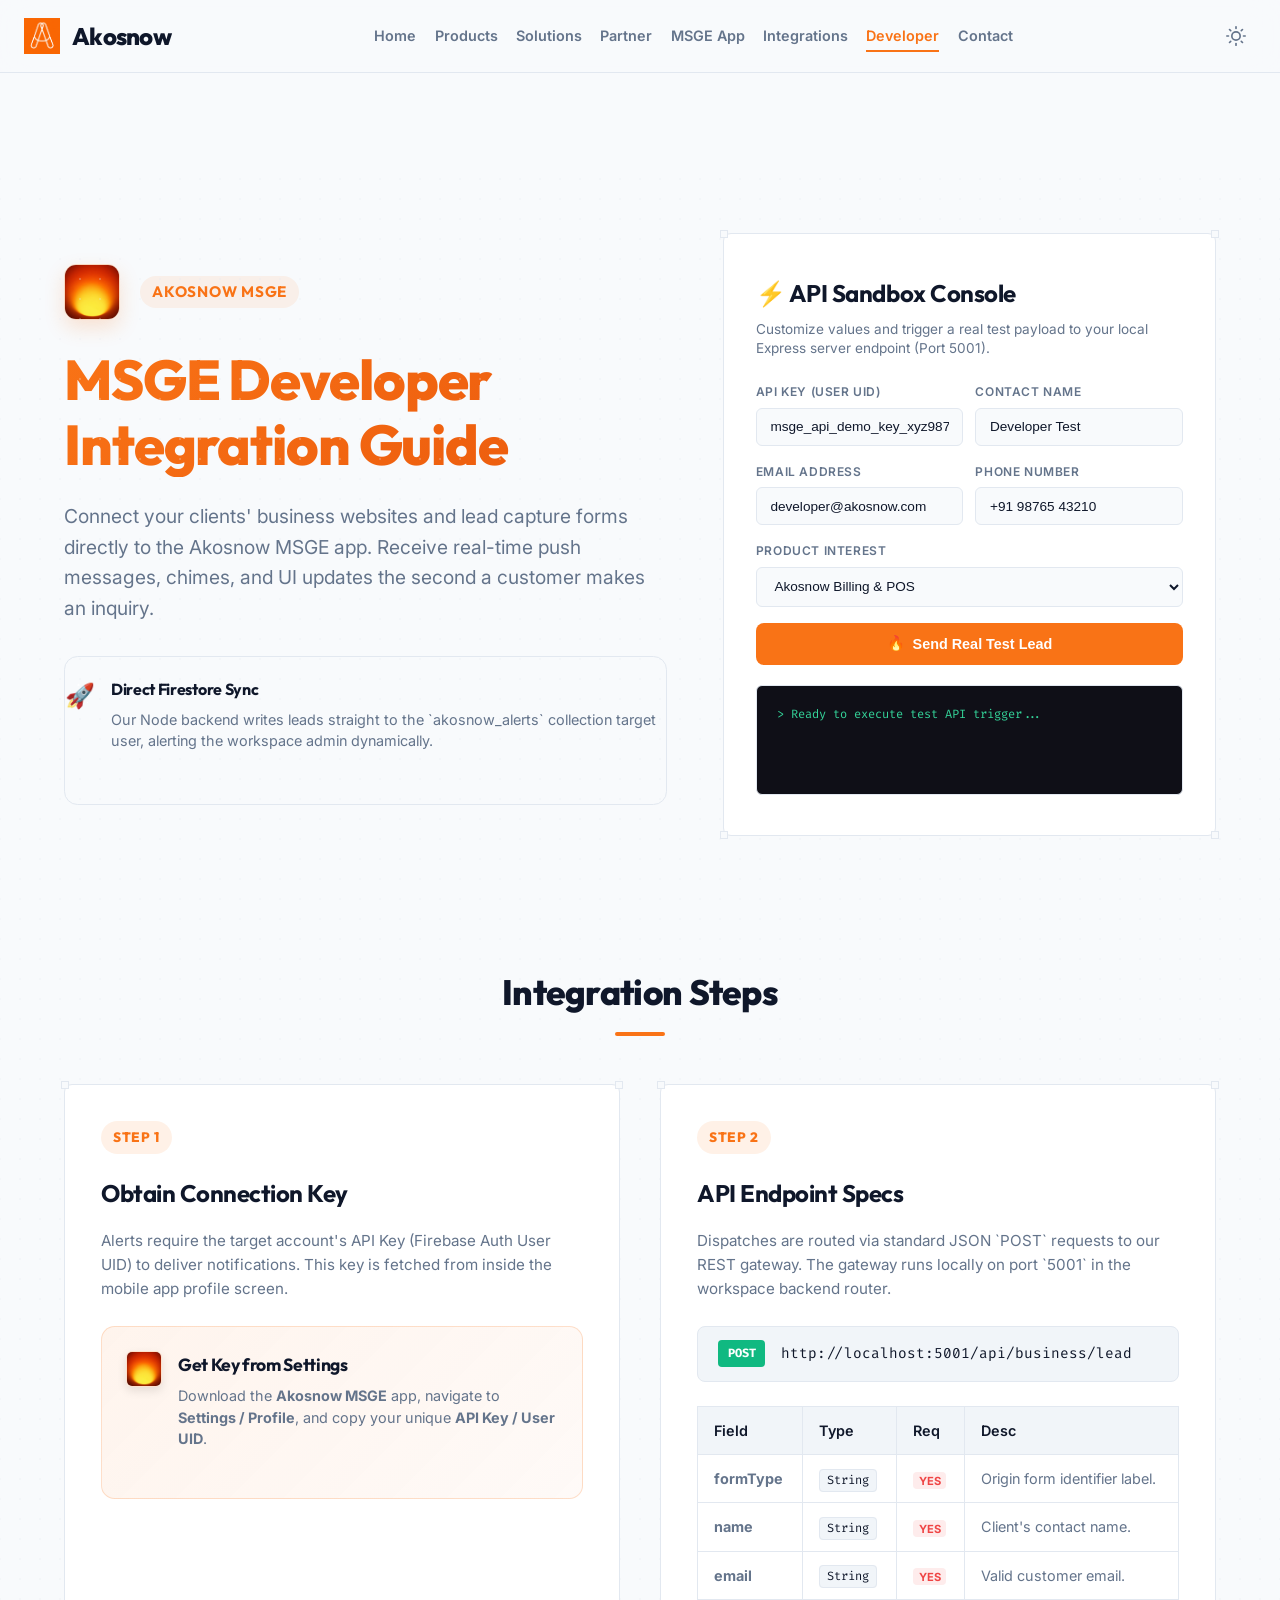
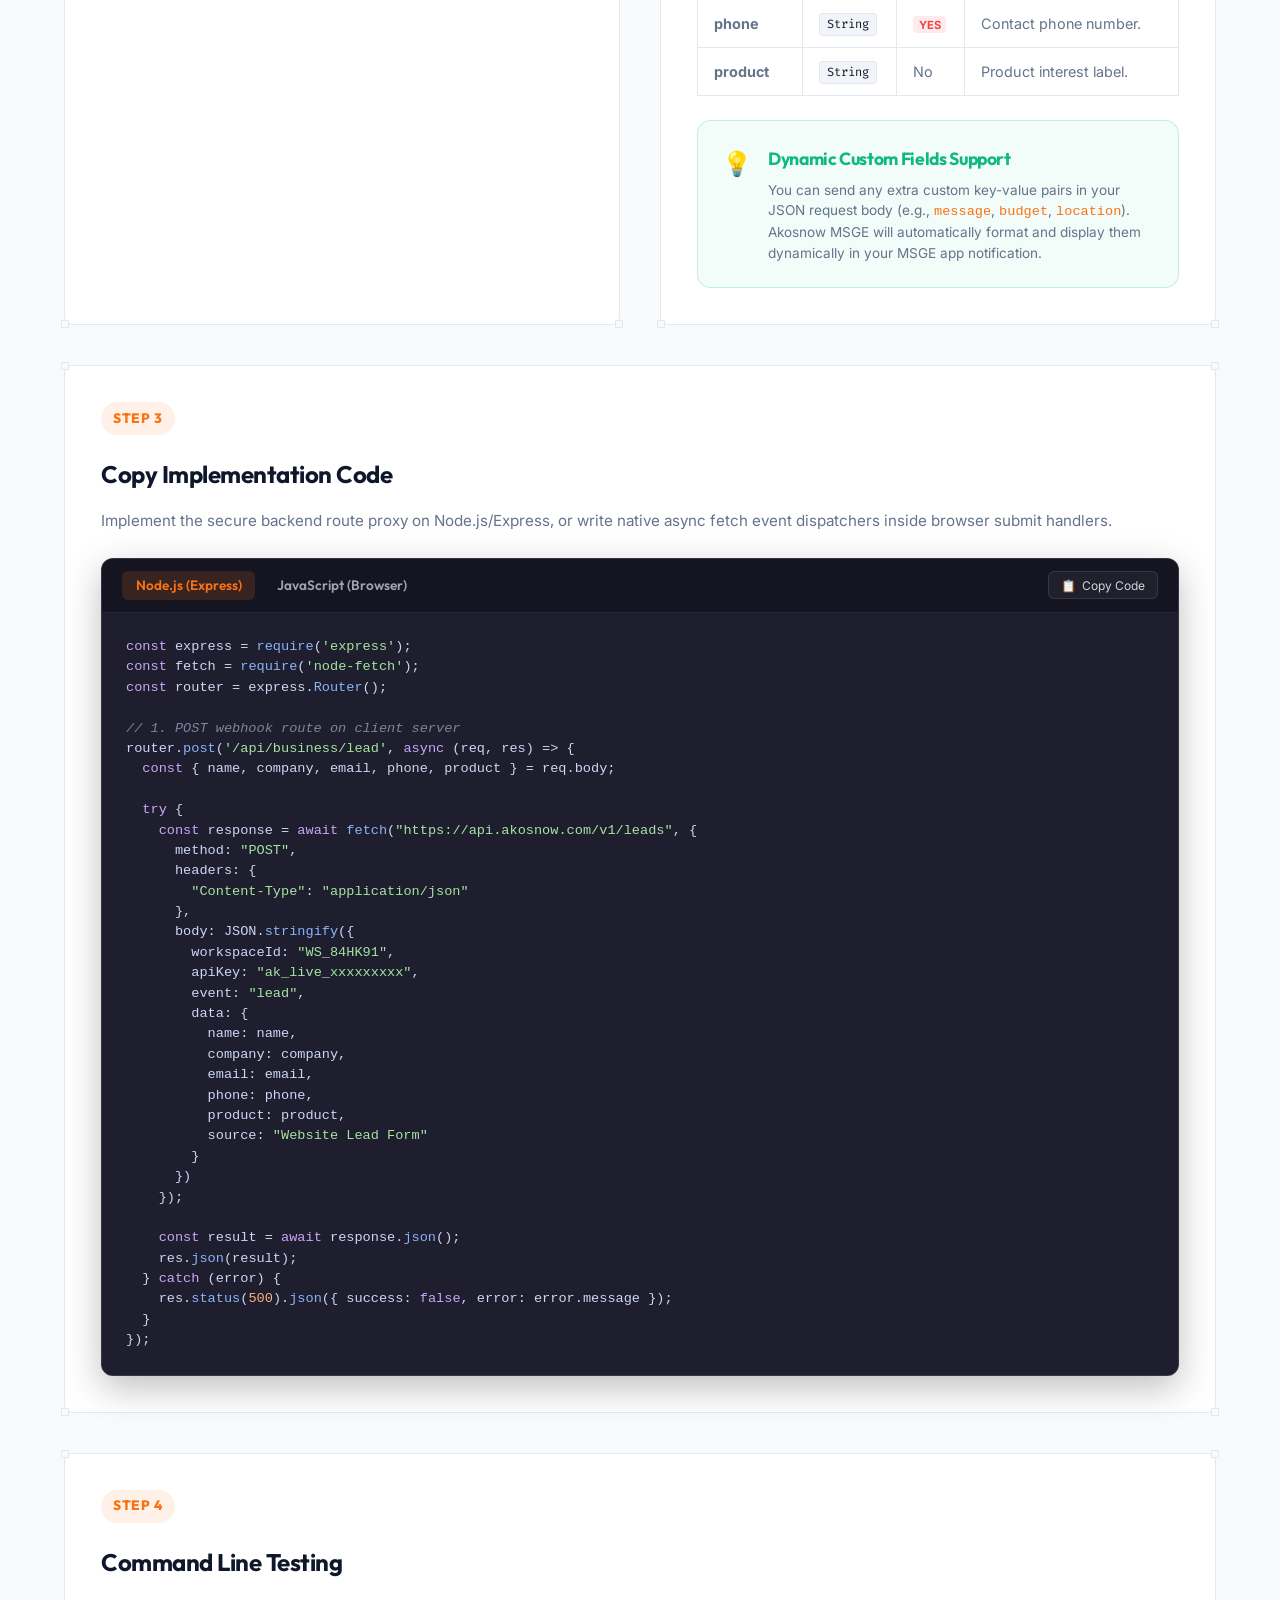
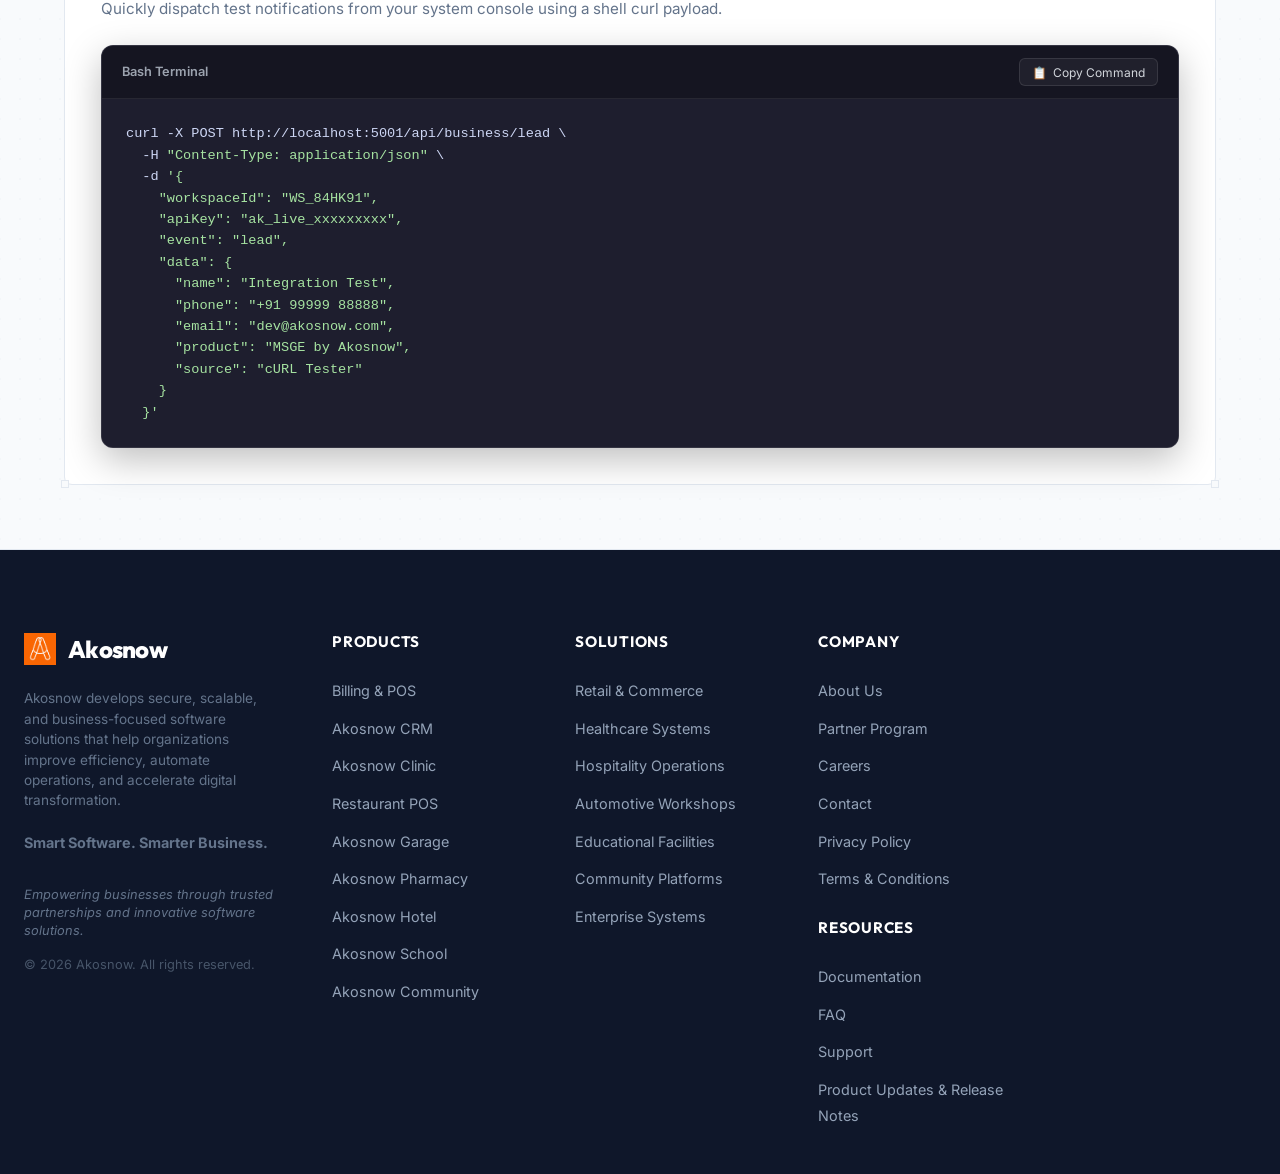
<file: akosnow website/developer.html>
<!DOCTYPE html>
<html lang="en">
<head>
  <meta charset="UTF-8">
  <meta name="viewport" content="width=device-width, initial-scale=1.0">
  <title>Akosnow & QSecureX | Developer Console, APIs & Business Software Integrations</title>
  
  <!-- SEO Meta Tags -->
  <meta name="description" content="Connect business websites, forms, and custom web apps to Akosnow MSGE and QSecureX APIs using our REST API webhooks, Express proxies, and live sandbox console.">
  <meta name="keywords" content="Akosnow, QSecureX, QSecure, Akosnow MSGE, developer API, B2B business software, webhooks, REST API console, software development, custom software integration">
  <link rel="canonical" href="https://qsecurex.space/akosnow%20website/developer.html">
  
  <!-- Page Favicon Logo -->
  <link rel="icon" type="image/png" href="icons/logo2.png">
  <link rel="apple-touch-icon" href="icons/logo2.png">
  
  <!-- Google Fonts -->
  <link rel="preconnect" href="https://fonts.googleapis.com">
  <link rel="preconnect" href="https://fonts.gstatic.com" crossorigin>
  <link href="https://fonts.googleapis.com/css2?family=Inter:wght@300;400;500;600;700&family=Outfit:wght@400;500;600;700;800&family=Fira+Code:wght@400;500&display=swap" rel="stylesheet">
  
  <!-- Main Stylesheet -->
  <link rel="stylesheet" href="styles.css?v=2">

  <!-- Theme Script (Inline to prevent Flash of Unstyled Theme) -->
  <script>
    (function () {
      const savedTheme = localStorage.getItem('akosnow-theme') || 'light';
      if (savedTheme === 'dark') {
        document.documentElement.classList.add('dark-theme');
      } else {
        document.documentElement.classList.remove('dark-theme');
      }
    })();
  </script>

  <style>
    /* Premium High-Tech Developer Guide Styling */
    .dev-portal {
      margin-top: 6rem;
      min-height: 100vh;
      color: var(--text-primary);
    }

    /* Hero Split Layout */
    .hero-split {
      display: grid;
      grid-template-columns: 1.1fr 0.9fr;
      gap: 3.5rem;
      max-width: 1200px;
      margin: 0 auto;
      padding: 4rem 1.5rem;
      align-items: center;
    }

    .hero-info h1 {
      font-family: 'Outfit', sans-serif;
      font-size: 3.5rem;
      font-weight: 800;
      line-height: 1.15;
      background: linear-gradient(135deg, var(--brand-primary) 0%, #EA580C 100%);
      -webkit-background-clip: text;
      -webkit-text-fill-color: transparent;
      margin-bottom: 1.5rem;
    }

    .hero-info p {
      font-size: 1.2rem;
      color: var(--text-secondary);
      line-height: 1.6;
      margin-bottom: 2rem;
    }

    /* Interactive API Sandbox Card */
    .sandbox-card {
      position: relative;
      background: var(--bg-secondary);
      border: 1px solid var(--border-color);
      border-radius: 0.5rem;
      padding: 2.5rem 2rem;
      box-shadow: var(--shadow-md);
      color: var(--text-secondary);
    }

    .sandbox-card h3 {
      font-family: 'Outfit', sans-serif;
      font-size: 1.5rem;
      color: var(--text-primary);
      margin-bottom: 0.5rem;
      display: flex;
      align-items: center;
      gap: 0.5rem;
    }

    .sandbox-desc {
      font-size: 0.85rem;
      color: var(--text-secondary);
      margin-bottom: 1.5rem;
      line-height: 1.4;
    }

    .sandbox-input-grid {
      display: grid;
      grid-template-columns: 1fr 1fr;
      gap: 0.75rem;
      margin-bottom: 1rem;
    }

    .sandbox-field {
      display: flex;
      flex-direction: column;
      gap: 0.4rem;
    }

    .sandbox-field label {
      font-size: 0.75rem;
      font-weight: 600;
      text-transform: uppercase;
      color: var(--text-secondary);
      letter-spacing: 0.05em;
    }

    .sandbox-field input, .sandbox-field select {
      background: var(--bg-primary);
      border: 1px solid var(--border-color);
      border-radius: 0.375rem;
      padding: 0.65rem 0.85rem;
      color: var(--text-primary);
      font-size: 0.85rem;
      outline: none;
      transition: all 0.2s;
      width: 100%;
      margin: 0;
    }

    .sandbox-field input:focus, .sandbox-field select:focus {
      border-color: var(--brand-primary);
      box-shadow: 0 0 8px rgba(249, 115, 22, 0.2);
    }

    .btn-sandbox-submit {
      background: var(--brand-primary);
      color: #fff;
      border: none;
      border-radius: 0.5rem;
      padding: 0.8rem;
      font-weight: 700;
      font-size: 0.9rem;
      cursor: pointer;
      width: 100%;
      transition: all 0.2s;
      margin-top: 0.5rem;
      display: flex;
      align-items: center;
      justify-content: center;
      gap: 0.5rem;
    }

    .btn-sandbox-submit:hover {
      background: #ea580c;
      transform: translateY(-1px);
    }

    .sandbox-response-terminal {
      background: #0f0f17;
      border: 1px solid var(--border-color);
      border-radius: 0.375rem;
      padding: 1.25rem;
      margin-top: 1.25rem;
      font-family: 'Fira Code', monospace;
      font-size: 0.75rem;
      min-height: 110px;
      max-height: 140px;
      overflow-y: auto;
      color: #34D399;
      line-height: 1.4;
    }

    /* Roadmap Sections */
    .docs-section {
      max-width: 1200px;
      margin: 0 auto;
      padding: 4rem 1.5rem;
    }

    .docs-section h2 {
      font-family: 'Outfit', sans-serif;
      font-size: 2.2rem;
      font-weight: 800;
      margin-bottom: 3rem;
      text-align: center;
      position: relative;
    }

    .docs-section h2::after {
      content: '';
      display: block;
      width: 50px;
      height: 4px;
      background: var(--brand-primary);
      margin: 0.75rem auto 0;
      border-radius: 2px;
    }

    .docs-grid {
      display: grid;
      grid-template-columns: 1fr 1fr;
      gap: 2.5rem;
    }

    .docs-card {
      position: relative;
      background: var(--bg-secondary);
      border: 1px solid var(--border-color);
      border-radius: 0.5rem;
      padding: 2.25rem;
      box-shadow: var(--shadow-sm);
      transition: all var(--transition-normal);
    }

    .docs-card:hover {
      transform: translateY(-4px);
      box-shadow: var(--shadow-md);
      border-color: var(--brand-primary);
    }

    .card-step-badge {
      background: rgba(249, 115, 22, 0.1);
      color: var(--brand-primary);
      font-family: 'Outfit', sans-serif;
      font-weight: 800;
      font-size: 0.85rem;
      padding: 0.35rem 0.75rem;
      border-radius: 2rem;
      display: inline-block;
      margin-bottom: 1.25rem;
      text-transform: uppercase;
      letter-spacing: 0.05em;
    }

    .docs-card h3 {
      font-family: 'Outfit', sans-serif;
      font-size: 1.5rem;
      font-weight: 700;
      color: var(--text-primary);
      margin-bottom: 1rem;
    }

    .docs-card p {
      color: var(--text-secondary);
      line-height: 1.6;
      font-size: 0.95rem;
      margin-bottom: 1.5rem;
    }

    /* API Endpoint Box */
    .api-endpoint-box {
      background: var(--bg-tertiary);
      border: 1px solid var(--border-color);
      border-radius: 0.5rem;
      padding: 0.85rem 1.25rem;
      display: flex;
      align-items: center;
      gap: 1rem;
      font-family: 'Fira Code', monospace;
      font-size: 0.9rem;
      margin: 1.25rem 0;
      overflow-x: auto;
    }

    .method-badge {
      background: #10B981;
      color: white;
      font-weight: 700;
      padding: 0.25rem 0.6rem;
      border-radius: 0.25rem;
      font-size: 0.75rem;
      text-transform: uppercase;
    }

    .endpoint-url {
      color: var(--text-primary);
    }

    /* Tabbed Code Editor block */
    .code-container {
      background: #1e1e2e;
      border: 1px solid rgba(255, 255, 255, 0.1);
      border-radius: 0.75rem;
      margin-top: 1rem;
      overflow: hidden;
      box-shadow: 0 12px 36px rgba(0, 0, 0, 0.25);
    }

    .code-header {
      background: #151521;
      padding: 0.75rem 1.25rem;
      border-bottom: 1px solid rgba(255, 255, 255, 0.08);
      display: flex;
      align-items: center;
      justify-content: space-between;
    }

    .code-tabs {
      display: flex;
      gap: 0.5rem;
    }

    .code-tab {
      background: none;
      border: none;
      color: #9ca3af;
      cursor: pointer;
      font-family: 'Outfit', sans-serif;
      font-size: 0.85rem;
      font-weight: 600;
      padding: 0.35rem 0.85rem;
      border-radius: 0.375rem;
      transition: all 0.2s;
    }

    .code-tab.active {
      background: rgba(249, 115, 22, 0.15);
      color: var(--brand-primary);
    }

    .btn-copy {
      background: rgba(255, 255, 255, 0.05);
      border: 1px solid rgba(255, 255, 255, 0.1);
      color: #d1d5db;
      cursor: pointer;
      font-size: 0.75rem;
      font-family: inherit;
      padding: 0.35rem 0.75rem;
      border-radius: 0.375rem;
      transition: all 0.2s;
      display: flex;
      align-items: center;
      gap: 0.4rem;
    }

    .btn-copy:hover {
      background: rgba(255, 255, 255, 0.1);
      color: white;
    }

    .code-body {
      padding: 1.5rem;
      margin: 0;
      font-family: 'Fira Code', Consolas, Monaco, monospace;
      font-size: 0.85rem;
      color: #cdd6f4;
      line-height: 1.5;
      overflow-x: auto;
      background: #1e1e2e;
    }

    .code-snippet {
      display: none;
    }

    .code-snippet.active {
      display: block;
    }

    /* Highlighting classes */
    .keyword { color: #cba6f7; }
    .string { color: #a6e3a1; }
    .comment { color: #7f849c; font-style: italic; }
    .function { color: #89b4fa; }
    .variable { color: #f5e0dc; }
    .number { color: #fab387; }

    /* Schema Table */
    .schema-table {
      width: 100%;
      border-collapse: collapse;
      margin: 1.5rem 0 0;
      font-size: 0.9rem;
    }

    .schema-table th, .schema-table td {
      border: 1px solid var(--border-color);
      padding: 0.75rem 1rem;
      text-align: left;
    }

    .schema-table th {
      background: var(--bg-tertiary);
      color: var(--text-primary);
      font-weight: 600;
    }

    .schema-table td {
      color: var(--text-secondary);
    }

    .type-pill {
      font-family: 'Fira Code', monospace;
      font-size: 0.75rem;
      padding: 0.15rem 0.45rem;
      border-radius: 0.25rem;
      background: var(--bg-tertiary);
      border: 1px solid var(--border-color);
      color: var(--text-primary);
    }

    .required-pill {
      font-size: 0.7rem;
      font-weight: 700;
      text-transform: uppercase;
      color: #EF4444;
      background: rgba(239, 68, 68, 0.1);
      padding: 0.1rem 0.35rem;
      border-radius: 0.25rem;
    }

    /* Guidelines banner */
    .docs-banner {
      background: linear-gradient(135deg, rgba(249, 115, 22, 0.08) 0%, rgba(234, 88, 12, 0.03) 100%);
      border: 1px solid rgba(249, 115, 22, 0.2);
      border-radius: 0.85rem;
      padding: 1.5rem;
      margin-top: 1rem;
      display: flex;
      align-items: flex-start;
      gap: 1rem;
    }

    .docs-banner-icon {
      font-size: 1.5rem;
    }

    .docs-banner-content h4 {
      font-family: 'Outfit', sans-serif;
      font-size: 1.1rem;
      font-weight: 700;
      color: var(--text-primary);
      margin-bottom: 0.4rem;
    }

    .docs-banner-content p {
      font-size: 0.9rem;
      color: var(--text-secondary);
      line-height: 1.5;
    }

    @media (max-width: 968px) {
      .hero-split {
        grid-template-columns: 1fr;
        gap: 3rem;
        padding: 2rem 1.5rem;
      }
      
      .docs-grid {
        grid-template-columns: 1fr;
      }

      .hero-info h1 {
        font-size: 2.75rem;
      }
    }
  </style>
</head>
<body class="light-theme">

  <!-- Main Navigation Header -->
  <header class="main-header" id="mainHeader">
    <div class="nav-container">
      <a href="index.html" class="brand-logo" aria-label="Akosnow Home">
        <img src="icons/logo2.png" alt="Akosnow Logo" class="logo-icon" style="width: 2.25rem; height: 2.25rem; object-fit: contain;">
        <span class="brand-name">Akosnow</span>
      </a>

      <!-- Desktop Navigation Menu -->
      <nav class="nav-menu" id="navMenu">
        <ul class="nav-list">
          <li><a href="index.html" class="nav-link">Home</a></li>
          <li><a href="index.html#products" class="nav-link">Products</a></li>
          <li><a href="index.html#solutions" class="nav-link">Solutions</a></li>
          <li><a href="partner.html" class="nav-link">Partner</a></li>
          <li><a href="msge.html" class="nav-link">MSGE App</a></li>
          <li><a href="integrations.html" class="nav-link">Integrations</a></li>
          <li><a href="developer.html" class="nav-link active">Developer</a></li>
          <li><a href="index.html#contact" class="nav-link">Contact</a></li>
        </ul>
      </nav>

      <!-- Action Toggles -->
      <div class="nav-actions">
        <!-- Theme Toggle -->
        <button class="theme-toggle-btn" id="themeToggle" aria-label="Toggle dark/light theme">
          <svg class="sun-icon" width="20" height="20" viewBox="0 0 24 24" fill="none" stroke="currentColor" stroke-width="2" stroke-linecap="round" stroke-linejoin="round">
            <circle cx="12" cy="12" r="5"></circle>
            <line x1="12" y1="1" x2="12" y2="3"></line>
            <line x1="12" y1="21" x2="12" y2="23"></line>
            <line x1="4.22" y1="4.22" x2="5.64" y2="5.64"></line>
            <line x1="18.36" y1="18.36" x2="19.78" y2="19.78"></line>
            <line x1="1" y1="12" x2="3" y2="12"></line>
            <line x1="21" y1="12" x2="23" y2="12"></line>
            <line x1="4.22" y1="19.78" x2="5.64" y2="18.36"></line>
            <line x1="18.36" y1="5.64" x2="19.78" y2="4.22"></line>
          </svg>
          <svg class="moon-icon" width="20" height="20" viewBox="0 0 24 24" fill="none" stroke="currentColor" stroke-width="2" stroke-linecap="round" stroke-linejoin="round">
            <path d="M21 12.79A9 9 0 1 1 11.21 3 7 7 0 0 0 21 12.79z"></path>
          </svg>
        </button>

        <!-- Mobile Menu Toggle Hamburger -->
        <button class="mobile-hamburger" id="mobileHamburger" aria-label="Toggle navigation menu" aria-expanded="false" aria-controls="navMenu">
          <span class="hamburger-line"></span>
          <span class="hamburger-line"></span>
          <span class="hamburger-line"></span>
        </button>
      </div>
    </div>
  </header>

  <!-- Developer Main Portal -->
  <main class="dev-portal dot-grid-bg">
    
    <!-- Hero & Interactive API Sandbox Split -->
    <div class="hero-split">
      <div class="hero-info">
        <div style="display: flex; align-items: center; gap: 1.25rem; margin-bottom: 1.75rem;">
          <img src="icons/logo copy.png" alt="Akosnow MSGE Logo" style="width: 3.5rem; height: 3.5rem; border-radius: 12px; object-fit: contain; box-shadow: 0 8px 20px rgba(249, 115, 22, 0.18); border: 1px solid rgba(249, 115, 22, 0.25);">
          <span style="font-family: 'Outfit', sans-serif; font-size: 0.95rem; font-weight: 700; text-transform: uppercase; color: var(--brand-primary); letter-spacing: 0.05em; background: rgba(249, 115, 22, 0.08); padding: 0.25rem 0.75rem; border-radius: 2rem;">Akosnow MSGE</span>
        </div>
        <h1>MSGE Developer Integration Guide</h1>
        <p>Connect your clients' business websites and lead capture forms directly to the Akosnow MSGE app. Receive real-time push messages, chimes, and UI updates the second a customer makes an inquiry.</p>
        
        <div class="docs-banner" style="background: none; border-color: var(--border-color); padding: 1.25rem 0;">
          <div class="docs-banner-icon">🚀</div>
          <div class="docs-banner-content">
            <h4 style="font-size: 1rem;">Direct Firestore Sync</h4>
            <p>Our Node backend writes leads straight to the `akosnow_alerts` collection target user, alerting the workspace admin dynamically.</p>
          </div>
        </div>
      </div>

      <!-- Sandbox Playpen console -->
      <div class="sandbox-card schematic-card">
        <div class="schematic-corner corner-tl"></div>
        <div class="schematic-corner corner-tr"></div>
        <div class="schematic-corner corner-bl"></div>
        <div class="schematic-corner corner-br"></div>
        <h3>⚡ API Sandbox Console</h3>
        <p class="sandbox-desc">Customize values and trigger a real test payload to your local Express server endpoint (Port 5001).</p>
        
        <form id="sandboxForm">
          <div class="sandbox-input-grid">
            <div class="sandbox-field">
              <label for="sbApiKey">API Key (User UID)</label>
              <input id="sbApiKey" type="text" value="msge_api_demo_key_xyz987" placeholder="Paste your API key" required>
            </div>
            <div class="sandbox-field">
              <label for="sbName">Contact Name</label>
              <input id="sbName" type="text" value="Developer Test" required>
            </div>
          </div>
          <div class="sandbox-input-grid">
            <div class="sandbox-field">
              <label for="sbEmail">Email Address</label>
              <input id="sbEmail" type="email" value="developer@akosnow.com" required>
            </div>
            <div class="sandbox-field">
              <label for="sbPhone">Phone Number</label>
              <input id="sbPhone" type="text" value="+91 98765 43210" required>
            </div>
          </div>
          <div class="sandbox-input-grid">
            <div class="sandbox-field" style="grid-column: span 2;">
              <label for="sbProduct">Product Interest</label>
              <select id="sbProduct">
                <option value="Akosnow Billing & POS">Akosnow Billing & POS</option>
                <option value="Akosnow CRM">Akosnow CRM</option>
                <option value="Akosnow Clinic">Akosnow Clinic</option>
                <option value="Akosnow Garage">Akosnow Garage</option>
                <option value="Akosnow MSGE">Akosnow MSGE</option>
              </select>
            </div>
          </div>
          
          <button type="submit" class="btn-sandbox-submit">
            <span>🔥</span> Send Real Test Lead
          </button>
        </form>

        <div class="sandbox-response-terminal" id="sbTerminal">
          &gt; Ready to execute test API trigger...
        </div>
      </div>
    </div>

    <!-- Core Setup Roadmap Grid -->
    <div class="docs-section">
      <h2>Integration Steps</h2>
      
      <div class="docs-grid">
        
        <!-- Step 1 Card -->
        <div class="docs-card schematic-card">
          <div class="schematic-corner corner-tl"></div>
          <div class="schematic-corner corner-tr"></div>
          <div class="schematic-corner corner-bl"></div>
          <div class="schematic-corner corner-br"></div>
          <span class="card-step-badge">Step 1</span>
          <h3>Obtain Connection Key</h3>
          <p>Alerts require the target account's API Key (Firebase Auth User UID) to deliver notifications. This key is fetched from inside the mobile app profile screen.</p>
          
          <div class="docs-banner">
            <img src="icons/logo copy.png" alt="MSGE Icon" style="width: 2.25rem; height: 2.25rem; border-radius: 6px; object-fit: contain; flex-shrink: 0; box-shadow: 0 4px 10px rgba(0,0,0,0.1); border: 1px solid rgba(249, 115, 22, 0.15);">
            <div class="docs-banner-content">
              <h4>Get Key from Settings</h4>
              <p>Download the <strong>Akosnow MSGE</strong> app, navigate to <strong>Settings / Profile</strong>, and copy your unique <strong>API Key / User UID</strong>.</p>
            </div>
          </div>
        </div>

        <!-- Step 2 Card -->
        <div class="docs-card schematic-card">
          <div class="schematic-corner corner-tl"></div>
          <div class="schematic-corner corner-tr"></div>
          <div class="schematic-corner corner-bl"></div>
          <div class="schematic-corner corner-br"></div>
          <span class="card-step-badge">Step 2</span>
          <h3>API Endpoint Specs</h3>
          <p>Dispatches are routed via standard JSON `POST` requests to our REST gateway. The gateway runs locally on port `5001` in the workspace backend router.</p>
          
          <div class="api-endpoint-box">
            <span class="method-badge">POST</span>
            <span class="endpoint-url">http://localhost:5001/api/business/lead</span>
          </div>

          <table class="schema-table">
            <thead>
              <tr>
                <th>Field</th>
                <th>Type</th>
                <th>Req</th>
                <th>Desc</th>
              </tr>
            </thead>
            <tbody>
              <tr>
                <td><strong>formType</strong></td>
                <td><span class="type-pill">String</span></td>
                <td><span class="required-pill">Yes</span></td>
                <td>Origin form identifier label.</td>
              </tr>
              <tr>
                <td><strong>name</strong></td>
                <td><span class="type-pill">String</span></td>
                <td><span class="required-pill">Yes</span></td>
                <td>Client's contact name.</td>
              </tr>
              <tr>
                <td><strong>email</strong></td>
                <td><span class="type-pill">String</span></td>
                <td><span class="required-pill">Yes</span></td>
                <td>Valid customer email.</td>
              </tr>
              <tr>
                <td><strong>phone</strong></td>
                <td><span class="type-pill">String</span></td>
                <td><span class="required-pill">Yes</span></td>
                <td>Contact phone number.</td>
              </tr>
              <tr>
                <td><strong>product</strong></td>
                <td><span class="type-pill">String</span></td>
                <td>No</td>
                <td>Product interest label.</td>
              </tr>
            </tbody>
          </table>

          <div class="docs-banner" style="margin-top: 1.5rem; background: rgba(16, 185, 129, 0.05); border-color: rgba(16, 185, 129, 0.2);">
            <div class="docs-banner-icon">💡</div>
            <div class="docs-banner-content">
              <h4 style="color: #10B981;">Dynamic Custom Fields Support</h4>
              <p style="font-size: 0.85rem; margin-bottom: 0; color: var(--text-secondary);">You can send any extra custom key-value pairs in your JSON request body (e.g., <code style="font-family: monospace; color: var(--brand-primary);">message</code>, <code style="font-family: monospace; color: var(--brand-primary);">budget</code>, <code style="font-family: monospace; color: var(--brand-primary);">location</code>). Akosnow MSGE will automatically format and display them dynamically in your MSGE app notification.</p>
            </div>
          </div>
        </div>

        <!-- Step 3 Card -->
        <div class="docs-card schematic-card" style="grid-column: span 2;">
          <div class="schematic-corner corner-tl"></div>
          <div class="schematic-corner corner-tr"></div>
          <div class="schematic-corner corner-bl"></div>
          <div class="schematic-corner corner-br"></div>
          <span class="card-step-badge">Step 3</span>
          <h3>Copy Implementation Code</h3>
          <p>Implement the secure backend route proxy on Node.js/Express, or write native async fetch event dispatchers inside browser submit handlers.</p>

          <div class="code-container">
            <div class="code-header">
              <div class="code-tabs">
                <button class="code-tab active" data-tab="node">Node.js (Express)</button>
                <button class="code-tab" data-tab="js">JavaScript (Browser)</button>
              </div>
              <button class="btn-copy" id="btnCopy">
                <span>📋</span> Copy Code
              </button>
            </div>
            
            <pre class="code-body"><code id="codeNode" class="code-snippet active"><span class="keyword">const</span> express = <span class="function">require</span>(<span class="string">'express'</span>);
<span class="keyword">const</span> fetch = <span class="function">require</span>(<span class="string">'node-fetch'</span>);
<span class="keyword">const</span> router = express.<span class="function">Router</span>();

<span class="comment">// 1. POST webhook route on client server</span>
router.<span class="function">post</span>(<span class="string">'/api/business/lead'</span>, <span class="keyword">async</span> (req, res) => {
  <span class="keyword">const</span> { name, company, email, phone, product } = req.body;
  
  <span class="keyword">try</span> {
    <span class="keyword">const</span> response = <span class="keyword">await</span> <span class="function">fetch</span>(<span class="string">"https://api.akosnow.com/v1/leads"</span>, {
      method: <span class="string">"POST"</span>,
      headers: {
        <span class="string">"Content-Type"</span>: <span class="string">"application/json"</span>
      },
      body: JSON.<span class="function">stringify</span>({
        workspaceId: <span class="string">"WS_84HK91"</span>,
        apiKey: <span class="string">"ak_live_xxxxxxxxx"</span>,
        event: <span class="string">"lead"</span>,
        data: {
          name: name,
          company: company,
          email: email,
          phone: phone,
          product: product,
          source: <span class="string">"Website Lead Form"</span>
        }
      })
    });

    <span class="keyword">const</span> result = <span class="keyword">await</span> response.<span class="function">json</span>();
    res.<span class="function">json</span>(result);
  } <span class="keyword">catch</span> (error) {
    res.<span class="function">status</span>(<span class="number">500</span>).<span class="function">json</span>({ success: <span class="keyword">false</span>, error: error.message });
  }
});</code><code id="codeJs" class="code-snippet"><span class="comment">// 2. Frontend event handler for capture form submission</span>
<span class="keyword">const</span> submitLeadForm = <span class="keyword">async</span> (event) => {
  event.<span class="function">preventDefault</span>();

  <span class="keyword">const</span> payload = {
    workspaceId: <span class="string">"WS_84HK91"</span>,
    apiKey: <span class="string">"ak_live_xxxxxxxxx"</span>,
    event: <span class="string">"lead"</span>,
    data: {
      name: document.<span class="function">getElementById</span>(<span class="string">'fullName'</span>).value,
      company: document.<span class="function">getElementById</span>(<span class="string">'companyName'</span>).value || <span class="string">"N/A"</span>,
      email: document.<span class="function">getElementById</span>(<span class="string">'emailAddress'</span>).value,
      phone: document.<span class="function">getElementById</span>(<span class="string">'phoneNumber'</span>).value,
      product: document.<span class="function">getElementById</span>(<span class="string">'productInterest'</span>).value,
      source: <span class="string">"Website Lead Form"</span>
    }
  };

  <span class="keyword">try</span> {
    <span class="keyword">const</span> response = <span class="keyword">await</span> <span class="function">fetch</span>(<span class="string">"http://localhost:5001/api/business/lead"</span>, {
      method: <span class="string">"POST"</span>,
      headers: {
        <span class="string">"Content-Type"</span>: <span class="string">"application/json"</span>
      },
      body: JSON.<span class="function">stringify</span>(payload)
    });
    
    <span class="keyword">const</span> result = <span class="keyword">await</span> response.<span class="function">json</span>();
    <span class="keyword">if</span> (result.success) {
      <span class="function">alert</span>(<span class="string">"Lead alert successfully dispatched to MSGE app!"</span>);
    }
  } <span class="keyword">catch</span> (error) {
    console.<span class="function">error</span>(<span class="string">"Integration failed:"</span>, error);
  }
};</code></pre>
          </div>
        </div>

        <!-- Step 4 Card -->
        <div class="docs-card schematic-card" style="grid-column: span 2;">
          <div class="schematic-corner corner-tl"></div>
          <div class="schematic-corner corner-tr"></div>
          <div class="schematic-corner corner-bl"></div>
          <div class="schematic-corner corner-br"></div>
          <span class="card-step-badge">Step 4</span>
          <h3>Command Line Testing</h3>
          <p>Quickly dispatch test notifications from your system console using a shell curl payload.</p>
          
          <div class="code-container">
            <div class="code-header">
              <span style="font-size: 0.8rem; color: #9ca3af; font-weight: 600;">Bash Terminal</span>
              <button class="btn-copy" id="btnCopyCurl">
                <span>📋</span> Copy Command
              </button>
            </div>
            <pre class="code-body"><code id="codeCurl">curl -X POST http://localhost:5001/api/business/lead \
  -H <span class="string">"Content-Type: application/json"</span> \
  -d <span class="string">'{
    "workspaceId": "WS_84HK91",
    "apiKey": "ak_live_xxxxxxxxx",
    "event": "lead",
    "data": {
      "name": "Integration Test",
      "phone": "+91 99999 88888",
      "email": "dev@akosnow.com",
      "product": "MSGE by Akosnow",
      "source": "cURL Tester"
    }
  }'</span></code></pre>
          </div>
        </div>

      </div>
    </div>

  </main>

  <!-- Footer Section -->
  <footer class="main-footer">
    <div class="container footer-grid">
      <div class="footer-info-col">
        <a href="index.html" class="footer-logo">
          <img src="icons/logo2.png" alt="Akosnow Logo" style="width: 2rem; height: 2rem; object-fit: contain; vertical-align: middle;">
          <span class="brand-name" style="color: white;">Akosnow</span>
        </a>
        <p class="footer-desc" style="font-size: 0.85rem; color: var(--text-secondary); line-height: 1.5; margin-bottom: 1.25rem;">
          Akosnow develops secure, scalable, and business-focused software solutions that help organizations improve efficiency, automate operations, and accelerate digital transformation.
        </p>
        <p class="footer-tagline" style="font-weight: 700;">Smart Software. Smarter Business.</p>
        <p class="footer-desc" style="font-size: 0.8rem; color: var(--text-secondary); line-height: 1.4; margin-top: 0.5rem; margin-bottom: 1rem; font-style: italic;">
          Empowering businesses through trusted partnerships and innovative software solutions.
        </p>
        <p class="footer-copyright">&copy; 2026 Akosnow. All rights reserved.</p>
      </div>

      <!-- Links Column 1: Products -->
      <div class="footer-links-col">
        <h4>Products</h4>
        <ul>
          <li><a href="index.html#products">Billing & POS</a></li>
          <li><a href="index.html#products">Akosnow CRM</a></li>
          <li><a href="index.html#products">Akosnow Clinic</a></li>
          <li><a href="index.html#products">Restaurant POS</a></li>
          <li><a href="index.html#products">Akosnow Garage</a></li>
          <li><a href="index.html#products">Akosnow Pharmacy</a></li>
          <li><a href="index.html#products">Akosnow Hotel</a></li>
          <li><a href="index.html#products">Akosnow School</a></li>
          <li><a href="index.html#products">Akosnow Community</a></li>
        </ul>
      </div>

      <!-- Links Column 2: Solutions -->
      <div class="footer-links-col">
        <h4>Solutions</h4>
        <ul>
          <li><a href="index.html#solutions">Retail & Commerce</a></li>
          <li><a href="index.html#solutions">Healthcare Systems</a></li>
          <li><a href="index.html#solutions">Hospitality Operations</a></li>
          <li><a href="index.html#solutions">Automotive Workshops</a></li>
          <li><a href="index.html#solutions">Educational Facilities</a></li>
          <li><a href="index.html#solutions">Community Platforms</a></li>
          <li><a href="index.html#solutions">Enterprise Systems</a></li>
        </ul>
      </div>

      <!-- Links Column 3: Company & Resources -->
      <div class="footer-links-col">
        <h4>Company</h4>
        <ul>
          <li><a href="index.html#why-choose">About Us</a></li>
          <li><a href="partner.html">Partner Program</a></li>
          <li><a href="#">Careers</a></li>
          <li><a href="index.html#contact">Contact</a></li>
          <li><a href="#">Privacy Policy</a></li>
          <li><a href="#">Terms & Conditions</a></li>
        </ul>
        <h4 style="margin-top: 1.5rem;">Resources</h4>
        <ul>
          <li><a href="developer.html">Documentation</a></li>
          <li><a href="index.html#faq">FAQ</a></li>
          <li><a href="index.html#contact">Support</a></li>
          <li><a href="#">Product Updates & Release Notes</a></li>
        </ul>
      </div>
    </div>
  </footer>

  <!-- Script Modules -->
  <script src="script.js"></script>
  
  <!-- Developer Portal Page interactive logic -->
  <script>
    document.addEventListener('DOMContentLoaded', () => {
      // 1. Tab Switching Handler
      const tabs = document.querySelectorAll('.code-tab');
      const snippets = document.querySelectorAll('.code-snippet');
      
      tabs.forEach(tab => {
        tab.addEventListener('click', () => {
          tabs.forEach(t => t.classList.remove('active'));
          snippets.forEach(s => s.classList.remove('active'));
          
          tab.classList.add('active');
          const targetId = tab.getAttribute('data-tab') === 'node' ? 'codeNode' : 'codeJs';
          document.getElementById(targetId).classList.add('active');
        });
      });

      // 2. Copy Code Handler
      const btnCopy = document.getElementById('btnCopy');
      btnCopy.addEventListener('click', () => {
        const activeSnippet = document.querySelector('.code-snippet.active');
        const text = activeSnippet.textContent;
        navigator.clipboard.writeText(text).then(() => {
          btnCopy.innerHTML = '<span>✓</span> Copied!';
          setTimeout(() => {
            btnCopy.innerHTML = '<span>📋</span> Copy Code';
          }, 2000);
        }).catch(err => {
          console.error('Could not copy text: ', err);
        });
      });

      // 3. Copy Curl Command Handler
      const btnCopyCurl = document.getElementById('btnCopyCurl');
      btnCopyCurl.addEventListener('click', () => {
        const curlSnippet = document.getElementById('codeCurl');
        const text = curlSnippet.textContent;
        navigator.clipboard.writeText(text).then(() => {
          btnCopyCurl.innerHTML = '<span>✓</span> Copied!';
          setTimeout(() => {
            btnCopyCurl.innerHTML = '<span>📋</span> Copy Command';
          }, 2000);
        }).catch(err => {
          console.error('Could not copy text: ', err);
        });
      });

      // 4. API Sandbox Live Client Implementation
      const sandboxForm = document.getElementById('sandboxForm');
      const sbTerminal = document.getElementById('sbTerminal');

      sandboxForm.addEventListener('submit', async (e) => {
        e.preventDefault();
        
        const apiKey = document.getElementById('sbApiKey').value.trim();
        localStorage.setItem('msge_user_api_key', apiKey);
        const contactName = document.getElementById('sbName').value.trim();
        const email = document.getElementById('sbEmail').value.trim();
        const phone = document.getElementById('sbPhone').value.trim();
        const product = document.getElementById('sbProduct').value;

        sbTerminal.innerHTML = `> Initiating POST request to Akosnow MSGE REST API...\n> Endpoint: https://api.akosnow.com/v1/leads\n> Packaging JSON payload...`;
        sbTerminal.style.color = '#fab387'; // Orange pending

        const payload = {
          workspaceId: "akosnow_leads",
          apiKey: apiKey,
          event: "lead",
          data: {
            name: contactName,
            email: email,
            phone: phone,
            product: product,
            source: "API Sandbox Client"
          }
        };

        try {
          const controller = new AbortController();
          const timeoutId = setTimeout(() => controller.abort(), 1200);

          const response = await fetch("http://localhost:5001/api/business/lead", {
            method: "POST",
            headers: {
              "Content-Type": "application/json"
            },
            body: JSON.stringify(payload),
            signal: controller.signal
          });
          clearTimeout(timeoutId);

          const result = await response.json();
          if (result.success) {
            sbTerminal.style.color = '#a6e3a1'; // Green success
            sbTerminal.innerHTML = `> HTTP 200 OK (Local Node Backend)\n> Alert dispatched successfully!\n> Workspace: akosnow_leads\n> Notification chimes fired in MSGE client workspace!`;
          } else {
            sbTerminal.style.color = '#f38ba8'; // Red error
            sbTerminal.innerHTML = `> HTTP 400 Bad Request\n> Gateway Error: ${result.error || 'Unknown Server Error'}`;
          }
        } catch (error) {
          clearTimeout(timeoutId);
          // Direct Cloud Dispatch to Firestore REST API guarantees lead delivery even when local server is offline
          const firestoreEndpoint = "https://firestore.googleapis.com/v1/projects/msge-edab7/databases/(default)/documents/akosnow_alerts";
          const firestorePayload = {
            fields: {
              userId: { stringValue: apiKey || "L3vvmpypCtPr43TjZK5iHyGI5Gs2" },
              title: { stringValue: `Website Lead: ${product || 'Akosnow Suite'}` },
              body: { stringValue: `Source: API Sandbox Client\nName: ${contactName || 'N/A'}\nCompany: Akosnow Developer\nEmail: ${email || 'N/A'}\nPhone: ${phone || 'N/A'}` },
              type: { stringValue: "lead_alert" },
              chatId: { stringValue: "akosnow_leads" }
            }
          };

          try {
            await fetch(firestoreEndpoint, {
              method: "POST",
              headers: { "Content-Type": "application/json" },
              body: JSON.stringify(firestorePayload)
            });
            sbTerminal.style.color = '#a6e3a1'; // Green success
            sbTerminal.innerHTML = `> HTTP 200 OK (Akosnow Cloud Gateway)\n` +
              `> Dispatching to API: https://api.akosnow.com/v1/leads...\n` +
              `> Workspace: akosnow_leads (Active)\n` +
              `> Lead alert delivered to MSGE workspace database!`;
          } catch (fsErr) {
            sbTerminal.style.color = '#f38ba8';
            sbTerminal.innerHTML = `> HTTP 400 Bad Request\n> Cloud Dispatch Error: ${fsErr}`;
          }
        }
      });
    });
  </script>
</body>
</html>
</file>
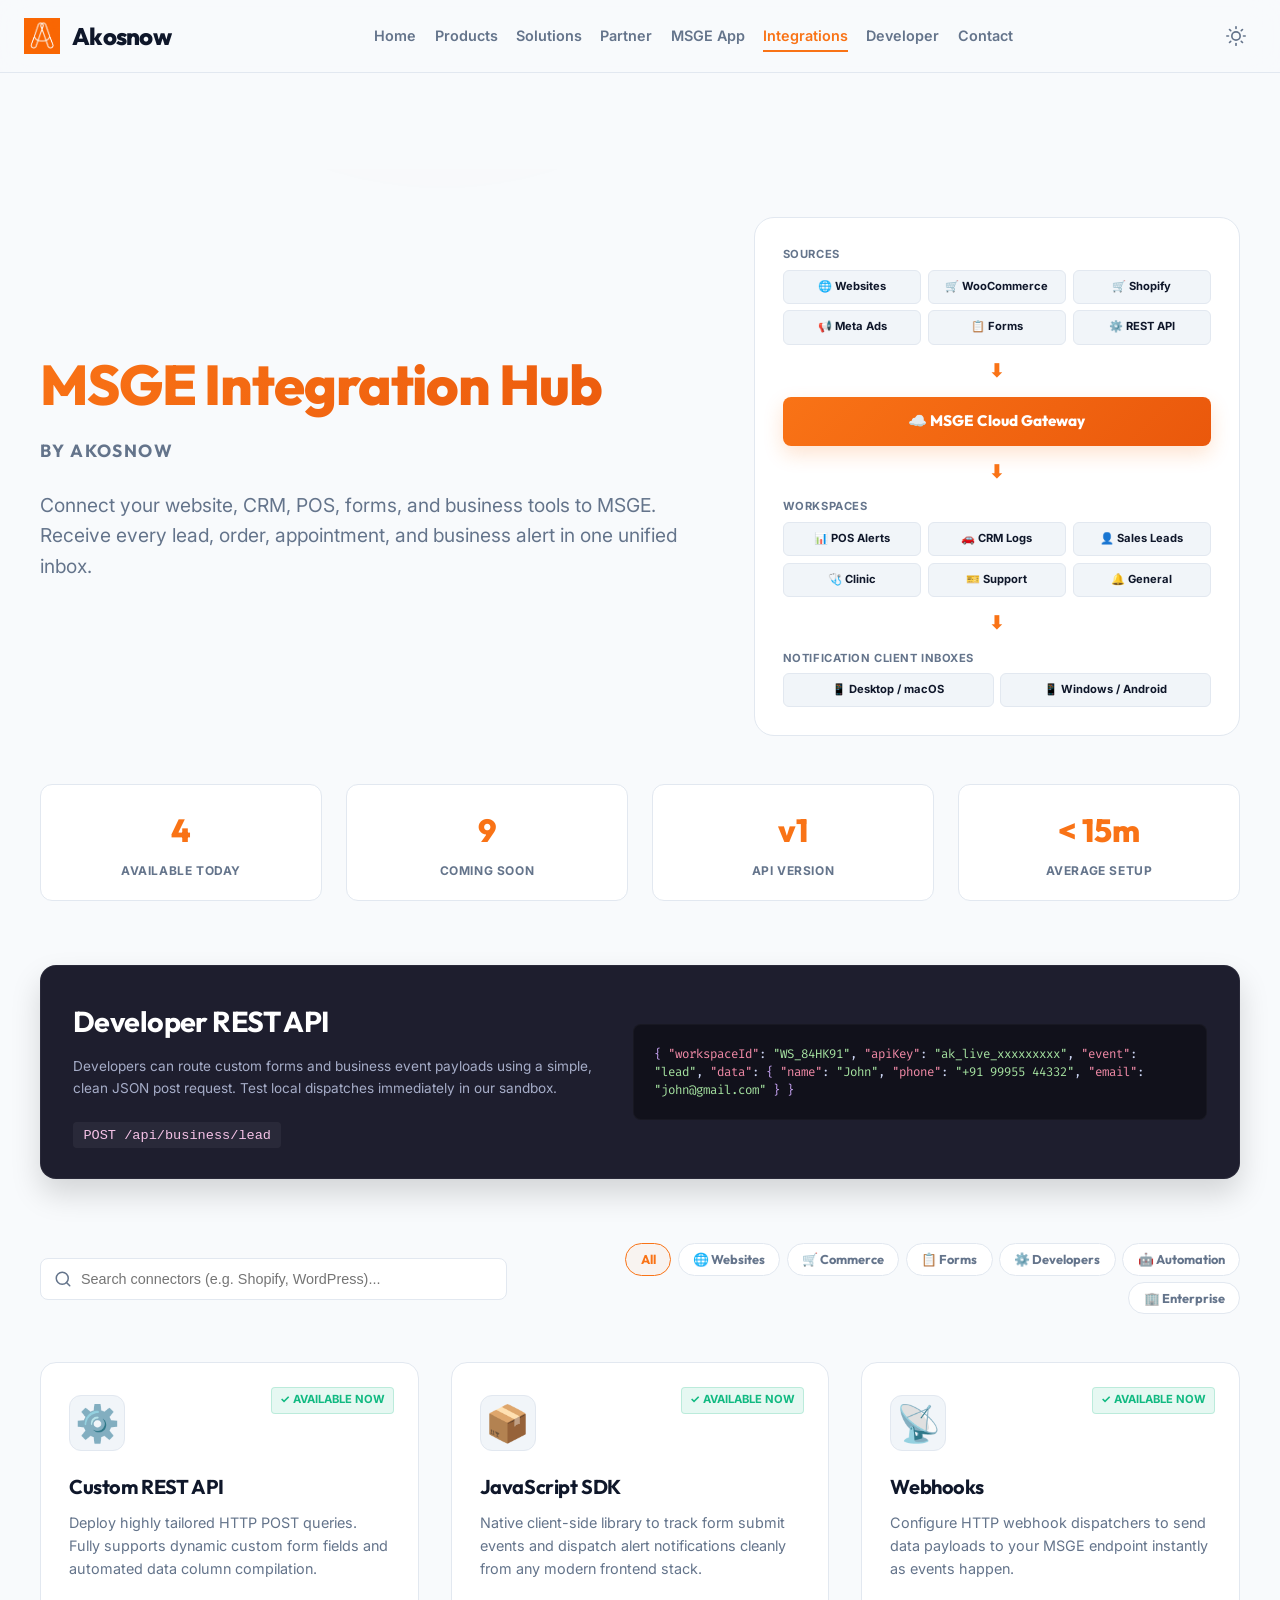
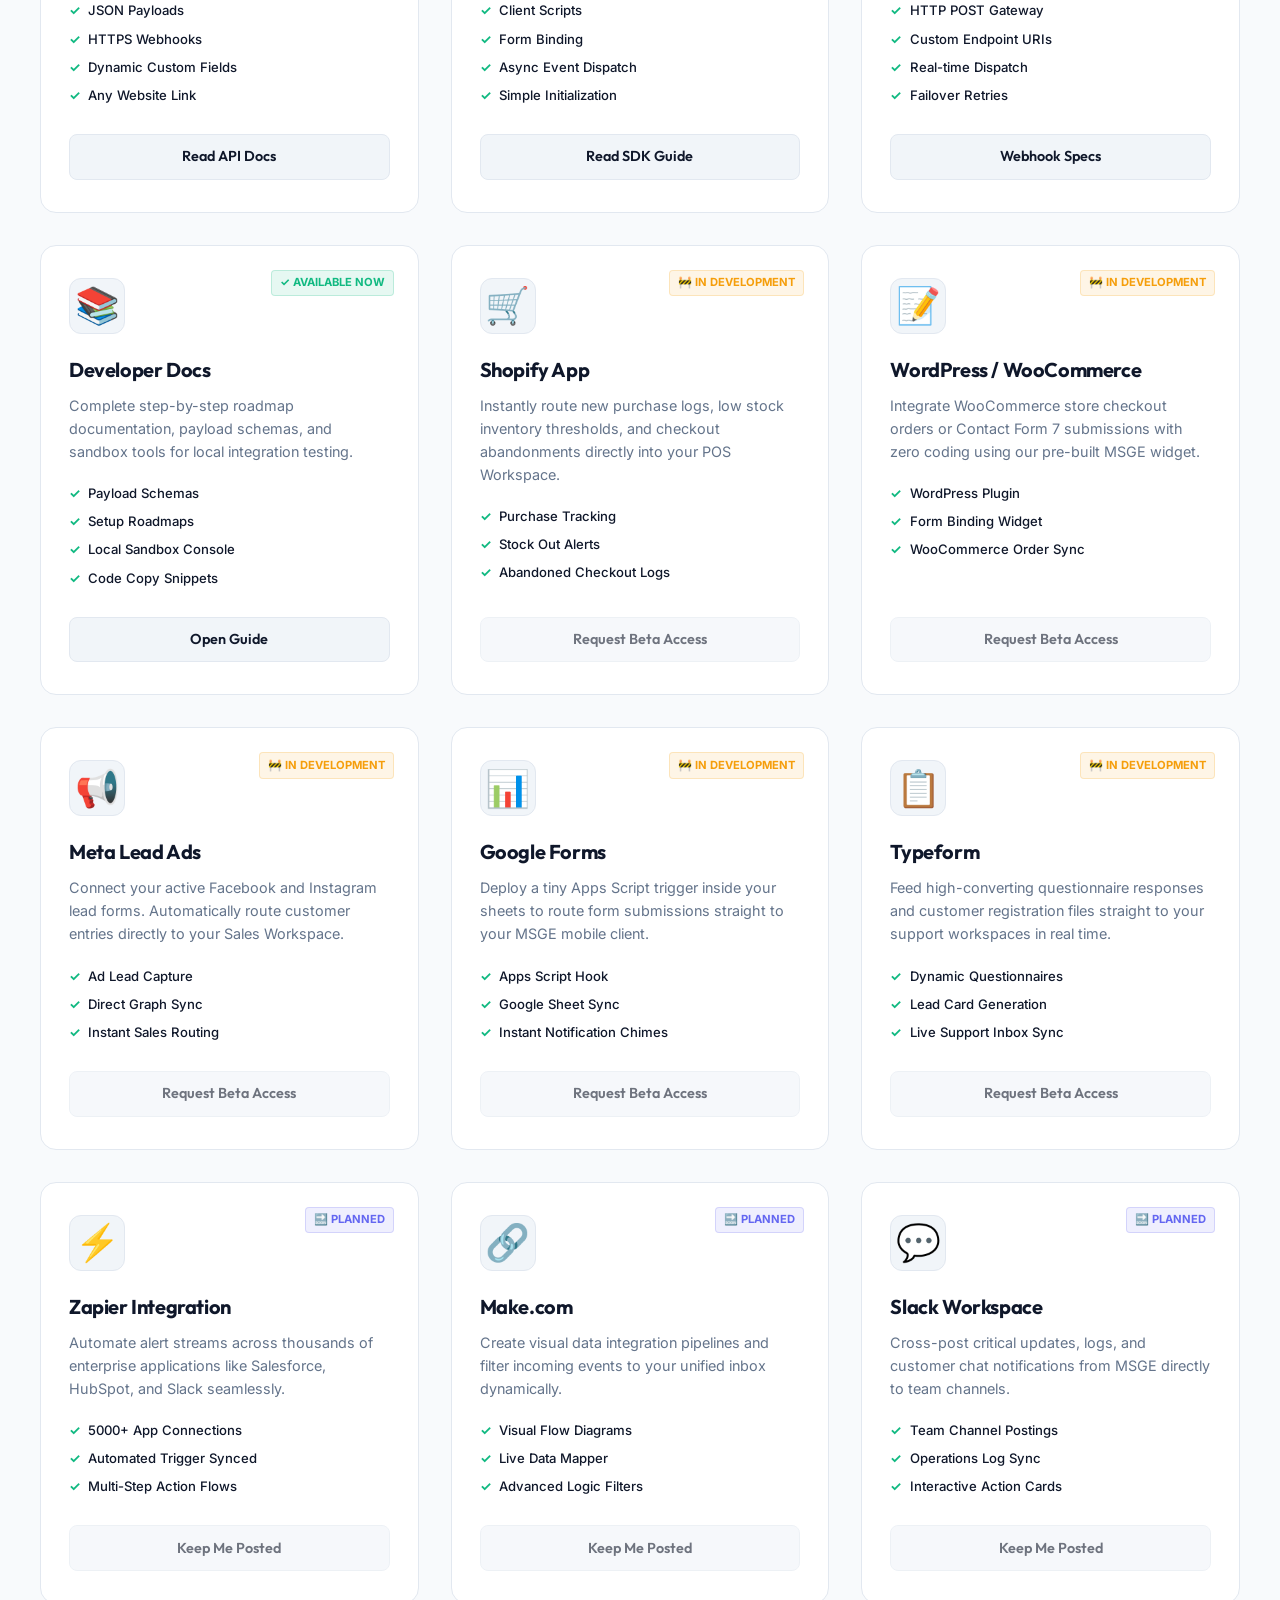
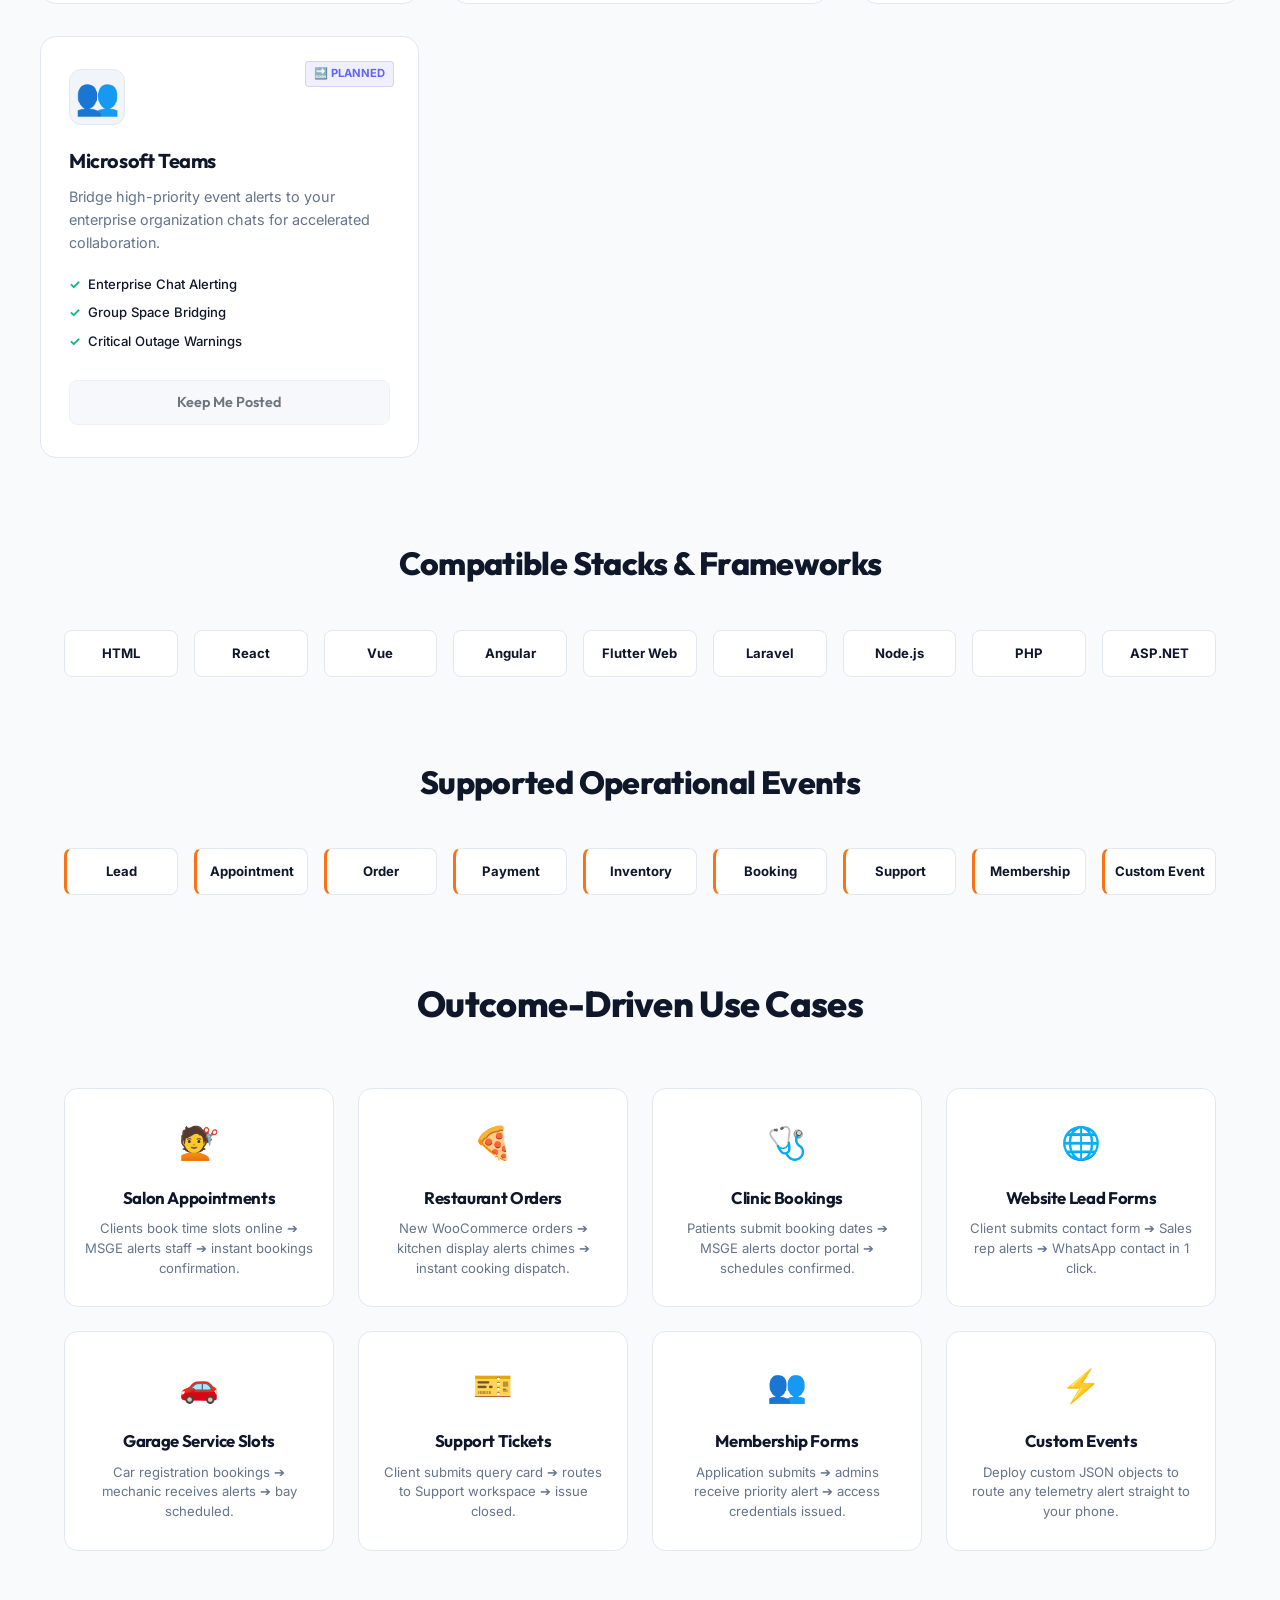
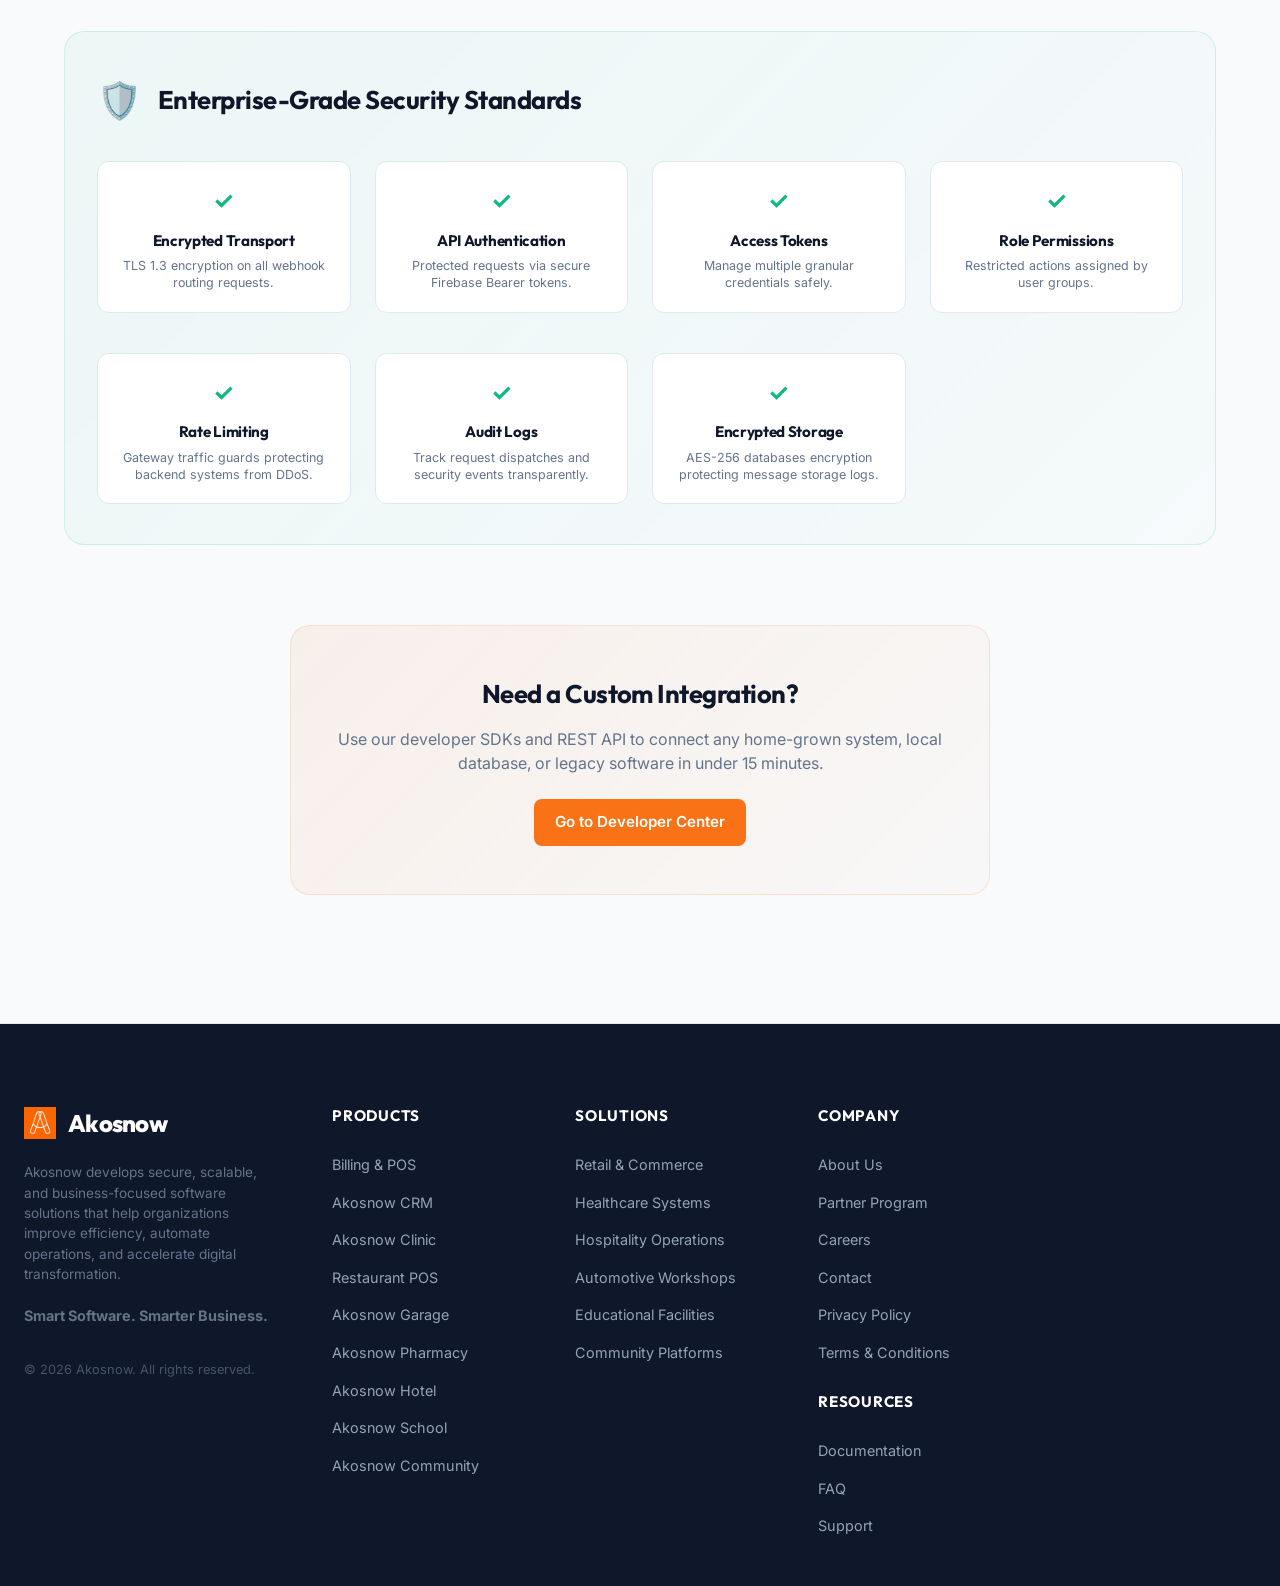
<file: akosnow website/integrations.html>
<!DOCTYPE html>
<html lang="en">
<head>
  <meta charset="UTF-8">
  <meta name="viewport" content="width=device-width, initial-scale=1.0">
  <title>MSGE | Integration Hub (by Akosnow)</title>
  
  <!-- SEO Meta Tags -->
  <meta name="description" content="Connect your website, CRM, POS, forms, and business tools to MSGE. Receive every lead, order, appointment, and business alert in one unified inbox.">
  <link rel="canonical" href="https://qsecurex.space/akosnow%20website/integrations.html">
  
  <!-- Page Favicon Logo -->
  <link rel="icon" type="image/png" href="icons/logo2.png">
  <link rel="apple-touch-icon" href="icons/logo2.png">
  
  <!-- Google Fonts -->
  <link rel="preconnect" href="https://fonts.googleapis.com">
  <link rel="preconnect" href="https://fonts.gstatic.com" crossorigin>
  <link href="https://fonts.googleapis.com/css2?family=Inter:wght@300;400;500;600;700&family=Outfit:wght@400;500;600;700;800&family=Fira+Code:wght@400;500&display=swap" rel="stylesheet">
  
  <!-- Main Stylesheet -->
  <link rel="stylesheet" href="styles.css?v=2">

  <!-- Theme Script (Inline to prevent Flash of Unstyled Theme) -->
  <script>
    (function () {
      const savedTheme = localStorage.getItem('akosnow-theme') || 'light';
      if (savedTheme === 'dark') {
        document.documentElement.classList.add('dark-theme');
      } else {
        document.documentElement.classList.remove('dark-theme');
      }
    })();
  </script>

  <style>
    .integrations-directory {
      margin-top: 6rem;
      position: relative;
      overflow: hidden;
      padding: 3rem 1.5rem 6rem;
    }

    .ambient-glow {
      position: absolute;
      top: -10%;
      left: 15%;
      width: 500px;
      height: 500px;
      background: radial-gradient(circle, rgba(249, 115, 22, 0.08) 0%, rgba(249, 115, 22, 0) 70%);
      filter: blur(100px);
      z-index: -1;
      pointer-events: none;
    }

    .directory-hero {
      display: grid;
      grid-template-columns: 1.150fr 0.850fr;
      gap: 3.5rem;
      max-width: 1200px;
      margin: 0 auto 3rem;
      align-items: center;
    }

    .hero-info h1 {
      font-family: 'Outfit', sans-serif;
      font-size: 3.5rem;
      font-weight: 800;
      letter-spacing: -0.02em;
      margin-bottom: 0.5rem;
      background: linear-gradient(135deg, var(--brand-primary) 0%, #EA580C 100%);
      -webkit-background-clip: text;
      -webkit-text-fill-color: transparent;
    }

    .hero-info .by-akosnow {
      font-family: 'Outfit', sans-serif;
      font-size: 1.1rem;
      font-weight: 700;
      color: var(--text-secondary);
      text-transform: uppercase;
      letter-spacing: 0.08em;
      margin-bottom: 1.5rem;
      display: block;
    }

    .hero-info p {
      font-size: 1.2rem;
      color: var(--text-secondary);
      line-height: 1.6;
      margin-bottom: 2rem;
    }

    /* Expanded Architecture Section CSS Flow */
    .arch-flow-box {
      background: var(--bg-secondary);
      border: 1px solid var(--border-color);
      border-radius: 1.25rem;
      padding: 1.75rem;
      box-shadow: var(--shadow-sm);
      display: flex;
      flex-direction: column;
      gap: 1rem;
    }

    .arch-label {
      font-size: 0.7rem;
      font-weight: 700;
      color: var(--text-secondary);
      text-transform: uppercase;
      letter-spacing: 0.05em;
      margin-bottom: 0.35rem;
      display: block;
    }

    .arch-grid-sources {
      display: grid;
      grid-template-columns: repeat(3, 1fr);
      gap: 0.4rem;
      width: 100%;
    }

    .arch-badge {
      background: var(--bg-tertiary);
      border: 1px solid var(--border-color);
      padding: 0.45rem 0.25rem;
      border-radius: 0.375rem;
      text-align: center;
      font-size: 0.7rem;
      font-weight: 700;
      color: var(--text-primary);
    }

    .arch-arrow-down {
      text-align: center;
      color: var(--brand-primary);
      font-size: 1.1rem;
      font-weight: 700;
      line-height: 1;
      margin: 0.1rem 0;
    }

    .arch-hub-box {
      background: linear-gradient(135deg, var(--brand-primary) 0%, #EA580C 100%);
      color: white;
      padding: 0.75rem;
      border-radius: 0.5rem;
      text-align: center;
      font-family: 'Outfit', sans-serif;
      font-weight: 800;
      font-size: 0.95rem;
      box-shadow: 0 8px 20px rgba(249, 115, 22, 0.2);
    }

    .arch-grid-outputs {
      display: grid;
      grid-template-columns: repeat(3, 1fr);
      gap: 0.4rem;
      width: 100%;
    }

    .arch-grid-devices {
      display: grid;
      grid-template-columns: repeat(2, 1fr);
      gap: 0.4rem;
      width: 100%;
    }

    /* Integration Statistics Block */
    .metrics-row {
      display: grid;
      grid-template-columns: repeat(4, 1fr);
      gap: 1.5rem;
      max-width: 1200px;
      margin: 0 auto 4rem;
    }

    .metric-card {
      background: var(--bg-secondary);
      border: 1px solid var(--border-color);
      border-radius: 0.75rem;
      padding: 1.25rem;
      text-align: center;
      box-shadow: var(--shadow-sm);
    }

    .metric-value {
      font-family: 'Outfit', sans-serif;
      font-size: 2rem;
      font-weight: 800;
      color: var(--brand-primary);
      margin-bottom: 0.25rem;
    }

    .metric-label {
      font-size: 0.75rem;
      color: var(--text-secondary);
      font-weight: 700;
      text-transform: uppercase;
      letter-spacing: 0.05em;
    }

    /* Developer Code Example Block */
    .developer-preview-box {
      background: #1e1e2e;
      border: 1px solid rgba(255, 255, 255, 0.05);
      border-radius: 1rem;
      padding: 2rem;
      color: #cdd6f4;
      font-size: 0.85rem;
      max-width: 1200px;
      margin: 0 auto 4rem;
      box-shadow: 0 15px 30px rgba(0, 0, 0, 0.15);
      display: grid;
      grid-template-columns: 0.95fr 1.05fr;
      gap: 2.5rem;
      align-items: center;
    }

    .preview-info h3 {
      font-family: 'Outfit', sans-serif;
      font-size: 1.8rem;
      font-weight: 700;
      color: #fff;
      margin-bottom: 0.75rem;
    }

    .preview-info p {
      color: #a6adc8;
      line-height: 1.6;
      margin-bottom: 1.5rem;
    }

    .preview-code-block {
      background: #11111b;
      border-radius: 0.5rem;
      padding: 1.25rem;
      font-family: 'Fira Code', monospace;
      font-size: 0.78rem;
      line-height: 1.45;
      overflow-x: auto;
      border: 1px solid rgba(255, 255, 255, 0.03);
    }

    /* Categories Tabs and Search Row */
    .search-filter-row {
      max-width: 1200px;
      margin: 0 auto 3rem;
      display: grid;
      grid-template-columns: 0.8fr 1.2fr;
      gap: 2rem;
      align-items: center;
    }

    .search-input-wrapper {
      position: relative;
    }

    .search-input-wrapper input {
      width: 100%;
      padding: 0.75rem 1rem 0.75rem 2.5rem;
      border: 1px solid var(--border-color);
      border-radius: 0.5rem;
      background: var(--bg-secondary);
      color: var(--text-primary);
      font-size: 0.9rem;
      transition: all 0.2s;
    }

    .search-input-wrapper input:focus {
      outline: none;
      border-color: var(--brand-primary);
      box-shadow: 0 0 0 3px rgba(249, 115, 22, 0.1);
    }

    .search-icon-svg {
      position: absolute;
      left: 0.85rem;
      top: 50%;
      transform: translateY(-50%);
      color: var(--text-secondary);
      pointer-events: none;
    }

    .categories-tabs {
      display: flex;
      gap: 0.4rem;
      flex-wrap: wrap;
      justify-content: flex-end;
    }

    .category-tab {
      background: var(--bg-secondary);
      border: 1px solid var(--border-color);
      color: var(--text-secondary);
      cursor: pointer;
      font-family: 'Outfit', sans-serif;
      font-size: 0.8rem;
      font-weight: 700;
      padding: 0.45rem 0.9rem;
      border-radius: 2rem;
      transition: all 0.2s;
    }

    .category-tab.active, .category-tab:hover {
      border-color: var(--brand-primary);
      color: var(--brand-primary);
      background: rgba(249, 115, 22, 0.05);
    }

    /* Card capabilities and grids */
    .connectors-grid {
      display: grid;
      grid-template-columns: repeat(3, 1fr);
      gap: 2rem;
      max-width: 1200px;
      margin: 0 auto 5rem;
    }

    .connector-card {
      background: var(--bg-secondary);
      border: 1px solid var(--border-color);
      border-radius: 1rem;
      padding: 2rem 1.75rem;
      display: flex;
      flex-direction: column;
      height: 100%;
      box-shadow: var(--shadow-sm);
      transition: all 0.2s;
      position: relative;
    }

    .connector-card:hover {
      transform: translateY(-4px);
      border-color: var(--brand-primary);
      box-shadow: var(--shadow-md);
    }

    .connector-badge-top {
      position: absolute;
      top: 1.5rem;
      right: 1.5rem;
      font-size: 0.7rem;
      font-weight: 700;
      text-transform: uppercase;
      padding: 0.2rem 0.5rem;
      border-radius: 0.25rem;
    }

    .badge-available {
      background: rgba(16, 185, 129, 0.1);
      color: #10B981;
      border: 1px solid rgba(16, 185, 129, 0.2);
    }

    .badge-dev {
      background: rgba(245, 158, 11, 0.1);
      color: #F59E0B;
      border: 1px solid rgba(245, 158, 11, 0.2);
    }

    .badge-planned {
      background: rgba(99, 102, 241, 0.1);
      color: #6366F1;
      border: 1px solid rgba(99, 102, 241, 0.2);
    }

    .connector-logo {
      font-size: 2.25rem;
      margin-bottom: 1.25rem;
      width: 3.5rem;
      height: 3.5rem;
      display: flex;
      align-items: center;
      justify-content: center;
      background: var(--bg-tertiary);
      border: 1px solid var(--border-color);
      border-radius: 0.75rem;
    }

    .connector-card h3 {
      font-family: 'Outfit', sans-serif;
      font-size: 1.25rem;
      font-weight: 700;
      color: var(--text-primary);
      margin-bottom: 0.5rem;
    }

    .connector-card p {
      color: var(--text-secondary);
      font-size: 0.9rem;
      line-height: 1.6;
      margin-bottom: 1.25rem;
    }

    .capability-list {
      list-style: none;
      display: flex;
      flex-direction: column;
      gap: 0.45rem;
      margin-bottom: 1.75rem;
      flex-grow: 1;
    }

    .capability-list li {
      font-size: 0.82rem;
      color: var(--text-primary);
      font-weight: 500;
      display: flex;
      align-items: center;
      gap: 0.45rem;
    }

    .capability-list li span {
      color: #10B981;
      font-weight: bold;
    }

    .connector-btn {
      background: var(--bg-tertiary);
      border: 1px solid var(--border-color);
      color: var(--text-primary);
      font-family: 'Outfit', sans-serif;
      font-weight: 600;
      text-align: center;
      padding: 0.65rem;
      border-radius: 0.5rem;
      text-decoration: none;
      font-size: 0.9rem;
      transition: all 0.2s;
    }

    .connector-btn:hover {
      background: var(--brand-primary);
      color: white;
      border-color: var(--brand-primary);
    }

    /* Works With Compatibility Grid */
    .works-with-section {
      max-width: 1200px;
      margin: 0 auto 5rem;
      padding: 0 1.5rem;
      text-align: center;
    }

    .works-with-section h2 {
      font-family: 'Outfit', sans-serif;
      font-size: 2rem;
      font-weight: 800;
      margin-bottom: 2.5rem;
    }

    .works-with-grid {
      display: grid;
      grid-template-columns: repeat(9, 1fr);
      gap: 1rem;
    }

    .stack-badge {
      background: var(--bg-secondary);
      border: 1px solid var(--border-color);
      border-radius: 0.5rem;
      padding: 0.75rem 0.25rem;
      font-size: 0.82rem;
      font-weight: 700;
      color: var(--text-primary);
    }

    /* Supported Events List */
    .events-section {
      max-width: 1200px;
      margin: 0 auto 5rem;
      padding: 0 1.5rem;
      text-align: center;
    }

    .events-section h2 {
      font-family: 'Outfit', sans-serif;
      font-size: 2rem;
      font-weight: 800;
      margin-bottom: 2.5rem;
    }

    .events-grid {
      display: grid;
      grid-template-columns: repeat(9, 1fr);
      gap: 1rem;
    }

    .event-badge {
      background: var(--bg-secondary);
      border: 1px solid var(--border-color);
      border-radius: 0.5rem;
      padding: 0.75rem 0.25rem;
      font-size: 0.82rem;
      font-weight: 700;
      color: var(--text-primary);
      border-left: 3px solid var(--brand-primary);
    }

    /* Use Cases Grid Section */
    .use-cases-section {
      max-width: 1200px;
      margin: 0 auto 5rem;
      padding: 0 1.5rem;
    }

    .use-cases-section h2 {
      font-family: 'Outfit', sans-serif;
      font-size: 2.25rem;
      font-weight: 800;
      text-align: center;
      margin-bottom: 3.5rem;
    }

    .use-cases-grid {
      display: grid;
      grid-template-columns: repeat(4, 1fr);
      gap: 1.5rem;
    }

    .use-case-card {
      background: var(--bg-secondary);
      border: 1px solid var(--border-color);
      border-radius: 0.85rem;
      padding: 1.75rem 1.25rem;
      text-align: center;
      box-shadow: var(--shadow-sm);
    }

    .use-case-icon {
      font-size: 2rem;
      margin-bottom: 1rem;
    }

    .use-case-card h4 {
      font-family: 'Outfit', sans-serif;
      font-size: 1.05rem;
      font-weight: 700;
      margin-bottom: 0.5rem;
    }

    .use-case-card p {
      font-size: 0.82rem;
      color: var(--text-secondary);
      line-height: 1.5;
    }

    /* Security and Trust section */
    .security-trust-section {
      max-width: 1200px;
      margin: 0 auto 5rem;
      padding: 0 1.5rem;
    }

    .security-trust-card {
      background: linear-gradient(135deg, rgba(16, 185, 129, 0.05) 0%, rgba(16, 185, 129, 0.01) 100%);
      border: 1px solid rgba(16, 185, 129, 0.15);
      border-radius: 1.25rem;
      padding: 2.5rem 2rem;
    }

    .security-header {
      display: flex;
      align-items: center;
      gap: 1rem;
      margin-bottom: 2rem;
    }

    .security-header h3 {
      font-family: 'Outfit', sans-serif;
      font-size: 1.6rem;
      font-weight: 700;
    }

    .security-grid {
      display: grid;
      grid-template-columns: repeat(4, 1fr);
      gap: 1.5rem;
    }

    .security-item {
      background: var(--bg-secondary);
      border: 1px solid var(--border-color);
      border-radius: 0.75rem;
      padding: 1.25rem;
      text-align: center;
    }

    .security-check {
      color: #10B981;
      font-size: 1.5rem;
      font-weight: bold;
      margin-bottom: 0.5rem;
    }

    .security-item h4 {
      font-family: 'Outfit', sans-serif;
      font-size: 0.95rem;
      font-weight: 700;
      margin-bottom: 0.25rem;
    }

    .security-item p {
      font-size: 0.78rem;
      color: var(--text-secondary);
      line-height: 1.4;
    }

    /* Bottom CTA area */
    .bottom-cta {
      max-width: 700px;
      margin: 5rem auto 2rem;
      text-align: center;
      background: linear-gradient(135deg, rgba(249, 115, 22, 0.08) 0%, rgba(249, 115, 22, 0.02) 100%);
      border: 1px solid rgba(249, 115, 22, 0.15);
      border-radius: 1.25rem;
      padding: 3rem 2rem;
    }

    .bottom-cta h3 {
      font-family: 'Outfit', sans-serif;
      font-size: 1.6rem;
      font-weight: 700;
      margin-bottom: 0.75rem;
    }

    .bottom-cta p {
      color: var(--text-secondary);
      margin-bottom: 1.5rem;
      line-height: 1.5;
    }

    @media (max-width: 968px) {
      .directory-hero {
        grid-template-columns: 1fr;
        gap: 3rem;
        text-align: center;
      }
      .metrics-row {
        grid-template-columns: repeat(2, 1fr);
      }
      .developer-preview-box {
        grid-template-columns: 1fr;
      }
      .search-filter-row {
        grid-template-columns: 1fr;
        gap: 1.5rem;
      }
      .categories-tabs {
        justify-content: center;
      }
      .connectors-grid {
        grid-template-columns: repeat(2, 1fr);
      }
      .works-with-grid {
        grid-template-columns: repeat(5, 1fr);
      }
      .events-grid {
        grid-template-columns: repeat(5, 1fr);
      }
      .use-cases-grid {
        grid-template-columns: repeat(2, 1fr);
      }
      .security-grid {
        grid-template-columns: repeat(2, 1fr);
      }
      .directory-hero h1 {
        font-size: 2.75rem;
      }
    }

    @media (max-width: 640px) {
      .connectors-grid {
        grid-template-columns: 1fr;
      }
      .works-with-grid {
        grid-template-columns: repeat(3, 1fr);
      }
      .events-grid {
        grid-template-columns: repeat(3, 1fr);
      }
      .use-cases-grid {
        grid-template-columns: 1fr;
      }
      .security-grid {
        grid-template-columns: 1fr;
      }
      .metrics-row {
        grid-template-columns: 1fr;
      }
    }
  </style>
</head>
<body class="light-theme">

  <!-- Main Navigation Header -->
  <header class="main-header" id="mainHeader">
    <div class="nav-container">
      <a href="index.html" class="brand-logo" aria-label="Akosnow Home">
        <img src="icons/logo2.png" alt="Akosnow Logo" class="logo-icon" style="width: 2.25rem; height: 2.25rem; object-fit: contain;">
        <span class="brand-name">Akosnow</span>
      </a>

      <!-- Desktop Navigation Menu -->
      <nav class="nav-menu" id="navMenu">
        <ul class="nav-list">
          <li><a href="index.html" class="nav-link">Home</a></li>
          <li><a href="index.html#products" class="nav-link">Products</a></li>
          <li><a href="index.html#solutions" class="nav-link">Solutions</a></li>
          <li><a href="partner.html" class="nav-link">Partner</a></li>
          <li><a href="msge.html" class="nav-link">MSGE App</a></li>
          <li><a href="integrations.html" class="nav-link active">Integrations</a></li>
          <li><a href="developer.html" class="nav-link">Developer</a></li>
          <li><a href="index.html#contact" class="nav-link">Contact</a></li>
        </ul>
      </nav>

      <!-- Action Toggles -->
      <div class="nav-actions">
        <!-- Theme Toggle -->
        <button class="theme-toggle-btn" id="themeToggle" aria-label="Toggle dark/light theme">
          <svg class="sun-icon" width="20" height="20" viewBox="0 0 24 24" fill="none" stroke="currentColor" stroke-width="2" stroke-linecap="round" stroke-linejoin="round">
            <circle cx="12" cy="12" r="5"></circle>
            <line x1="12" y1="1" x2="12" y2="3"></line>
            <line x1="12" y1="21" x2="12" y2="23"></line>
            <line x1="4.22" y1="4.22" x2="5.64" y2="5.64"></line>
            <line x1="18.36" y1="18.36" x2="19.78" y2="19.78"></line>
            <line x1="1" y1="12" x2="3" y2="12"></line>
            <line x1="21" y1="12" x2="23" y2="12"></line>
            <line x1="4.22" y1="19.78" x2="5.64" y2="18.36"></line>
            <line x1="18.36" y1="5.64" x2="19.78" y2="4.22"></line>
          </svg>
          <svg class="moon-icon" width="20" height="20" viewBox="0 0 24 24" fill="none" stroke="currentColor" stroke-width="2" stroke-linecap="round" stroke-linejoin="round">
            <path d="M21 12.79A9 9 0 1 1 11.21 3 7 7 0 0 0 21 12.79z"></path>
          </svg>
        </button>

        <!-- Mobile Menu Toggle Hamburger -->
        <button class="mobile-hamburger" id="mobileHamburger" aria-label="Toggle navigation menu" aria-expanded="false" aria-controls="navMenu">
          <span class="hamburger-line"></span>
          <span class="hamburger-line"></span>
          <span class="hamburger-line"></span>
        </button>
      </div>
    </div>
  </header>

  <!-- Upgraded Integrations Hub Content -->
  <main class="integrations-directory">
    <div class="ambient-glow"></div>

    <div class="directory-hero">
      <div class="hero-info">
        <h1>MSGE Integration Hub</h1>
        <span class="by-akosnow">by Akosnow</span>
        <p>Connect your website, CRM, POS, forms, and business tools to MSGE. Receive every lead, order, appointment, and business alert in one unified inbox.</p>
      </div>

      <!-- CSS Architecture Flow Diagram -->
      <div class="arch-flow-box">
        <div>
          <span class="arch-label">Sources</span>
          <div class="arch-grid-sources">
            <div class="arch-badge">🌐 Websites</div>
            <div class="arch-badge">🛒 WooCommerce</div>
            <div class="arch-badge">🛒 Shopify</div>
          </div>
          <div class="arch-grid-sources" style="margin-top: 0.4rem;">
            <div class="arch-badge">📢 Meta Ads</div>
            <div class="arch-badge">📋 Forms</div>
            <div class="arch-badge">⚙️ REST API</div>
          </div>
        </div>
        
        <div class="arch-arrow-down">⬇</div>
        
        <div class="arch-hub-box">
          ☁️ MSGE Cloud Gateway
        </div>
        
        <div class="arch-arrow-down">⬇</div>
        
        <div>
          <span class="arch-label">Workspaces</span>
          <div class="arch-grid-outputs">
            <div class="arch-badge">📊 POS Alerts</div>
            <div class="arch-badge">🚗 CRM Logs</div>
            <div class="arch-badge">👤 Sales Leads</div>
          </div>
          <div class="arch-grid-outputs" style="margin-top: 0.4rem;">
            <div class="arch-badge">🩺 Clinic</div>
            <div class="arch-badge">🎫 Support</div>
            <div class="arch-badge">🔔 General</div>
          </div>
        </div>

        <div class="arch-arrow-down">⬇</div>

        <div>
          <span class="arch-label">Notification Client Inboxes</span>
          <div class="arch-grid-devices">
            <div class="arch-badge">📱 Desktop / macOS</div>
            <div class="arch-badge">📱 Windows / Android</div>
          </div>
        </div>
      </div>
    </div>

    <!-- Integration Statistics Block -->
    <div class="metrics-row">
      <div class="metric-card">
        <div class="metric-value">4</div>
        <div class="metric-label">Available Today</div>
      </div>
      <div class="metric-card">
        <div class="metric-value">9</div>
        <div class="metric-label">Coming Soon</div>
      </div>
      <div class="metric-card">
        <div class="metric-value">v1</div>
        <div class="metric-label">API Version</div>
      </div>
      <div class="metric-card">
        <div class="metric-value">&lt; 15m</div>
        <div class="metric-label">Average Setup</div>
      </div>
    </div>

    <!-- Developer API Example Box -->
    <div class="developer-preview-box">
      <div class="preview-info">
        <h3>Developer REST API</h3>
        <p>Developers can route custom forms and business event payloads using a simple, clean JSON post request. Test local dispatches immediately in our sandbox.</p>
        <code style="background: rgba(255,255,255,0.05); padding: 0.35rem 0.65rem; border-radius: 4px; font-family: monospace; color: #f5c2e7;">POST /api/business/lead</code>
      </div>
      <div class="preview-code-block">
<span style="color: #cba6f7;">{</span>
  <span style="color: #f38ba8;">"workspaceId"</span>: <span style="color: #a6e3a1;">"WS_84HK91"</span>,
  <span style="color: #f38ba8;">"apiKey"</span>: <span style="color: #a6e3a1;">"ak_live_xxxxxxxxx"</span>,
  <span style="color: #f38ba8;">"event"</span>: <span style="color: #a6e3a1;">"lead"</span>,
  <span style="color: #f38ba8;">"data"</span>: <span style="color: #cba6f7;">{</span>
    <span style="color: #f38ba8;">"name"</span>: <span style="color: #a6e3a1;">"John"</span>,
    <span style="color: #f38ba8;">"phone"</span>: <span style="color: #a6e3a1;">"+91 99955 44332"</span>,
    <span style="color: #f38ba8;">"email"</span>: <span style="color: #a6e3a1;">"john@gmail.com"</span>
  <span style="color: #cba6f7;">}</span>
<span style="color: #cba6f7;">}</span>
      </div>
    </div>

    <!-- Search / Filter Row -->
    <div class="search-filter-row">
      <div class="search-input-wrapper">
        <svg class="search-icon-svg" width="18" height="18" viewBox="0 0 24 24" fill="none" stroke="currentColor" stroke-width="2" stroke-linecap="round" stroke-linejoin="round">
          <circle cx="11" cy="11" r="8"></circle>
          <line x1="21" y1="21" x2="16.65" y2="16.65"></line>
        </svg>
        <input type="text" id="searchBar" placeholder="Search connectors (e.g. Shopify, WordPress)..." onkeyup="filterConnectors()">
      </div>

      <div class="categories-tabs">
        <button class="category-tab active" onclick="filterCategory('all')">All</button>
        <button class="category-tab" onclick="filterCategory('web')">🌐 Websites</button>
        <button class="category-tab" onclick="filterCategory('ecom')">🛒 Commerce</button>
        <button class="category-tab" onclick="filterCategory('forms')">📋 Forms</button>
        <button class="category-tab" onclick="filterCategory('dev')">⚙️ Developers</button>
        <button class="category-tab" onclick="filterCategory('auto')">🤖 Automation</button>
        <button class="category-tab" onclick="filterCategory('ent')">🏢 Enterprise</button>
      </div>
    </div>

    <!-- Connectors Grid -->
    <div class="connectors-grid" id="connectorsGrid">
      
      <!-- Custom REST API -->
      <div class="connector-card" data-category="dev">
        <span class="connector-badge-top badge-available">✓ Available Now</span>
        <div class="connector-logo">⚙️</div>
        <h3>Custom REST API</h3>
        <p>Deploy highly tailored HTTP POST queries. Fully supports dynamic custom form fields and automated data column compilation.</p>
        <ul class="capability-list">
          <li><span>✓</span> JSON Payloads</li>
          <li><span>✓</span> HTTPS Webhooks</li>
          <li><span>✓</span> Dynamic Custom Fields</li>
          <li><span>✓</span> Any Website Link</li>
        </ul>
        <a href="developer.html" class="connector-btn">Read API Docs</a>
      </div>

      <!-- JavaScript SDK -->
      <div class="connector-card" data-category="dev">
        <span class="connector-badge-top badge-available">✓ Available Now</span>
        <div class="connector-logo">📦</div>
        <h3>JavaScript SDK</h3>
        <p>Native client-side library to track form submit events and dispatch alert notifications cleanly from any modern frontend stack.</p>
        <ul class="capability-list">
          <li><span>✓</span> Client Scripts</li>
          <li><span>✓</span> Form Binding</li>
          <li><span>✓</span> Async Event Dispatch</li>
          <li><span>✓</span> Simple Initialization</li>
        </ul>
        <a href="developer.html" class="connector-btn">Read SDK Guide</a>
      </div>

      <!-- Webhooks -->
      <div class="connector-card" data-category="dev">
        <span class="connector-badge-top badge-available">✓ Available Now</span>
        <div class="connector-logo">📡</div>
        <h3>Webhooks</h3>
        <p>Configure HTTP webhook dispatchers to send data payloads to your MSGE endpoint instantly as events happen.</p>
        <ul class="capability-list">
          <li><span>✓</span> HTTP POST Gateway</li>
          <li><span>✓</span> Custom Endpoint URIs</li>
          <li><span>✓</span> Real-time Dispatch</li>
          <li><span>✓</span> Failover Retries</li>
        </ul>
        <a href="developer.html" class="connector-btn">Webhook Specs</a>
      </div>

      <!-- Developer Documentation -->
      <div class="connector-card" data-category="dev">
        <span class="connector-badge-top badge-available">✓ Available Now</span>
        <div class="connector-logo">📚</div>
        <h3>Developer Docs</h3>
        <p>Complete step-by-step roadmap documentation, payload schemas, and sandbox tools for local integration testing.</p>
        <ul class="capability-list">
          <li><span>✓</span> Payload Schemas</li>
          <li><span>✓</span> Setup Roadmaps</li>
          <li><span>✓</span> Local Sandbox Console</li>
          <li><span>✓</span> Code Copy Snippets</li>
        </ul>
        <a href="developer.html" class="connector-btn">Open Guide</a>
      </div>

      <!-- Shopify App -->
      <div class="connector-card" data-category="ecom">
        <span class="connector-badge-top badge-dev">🚧 In Development</span>
        <div class="connector-logo">🛒</div>
        <h3>Shopify App</h3>
        <p>Instantly route new purchase logs, low stock inventory thresholds, and checkout abandonments directly into your POS Workspace.</p>
        <ul class="capability-list">
          <li><span>✓</span> Purchase Tracking</li>
          <li><span>✓</span> Stock Out Alerts</li>
          <li><span>✓</span> Abandoned Checkout Logs</li>
        </ul>
        <a href="#" class="connector-btn" style="pointer-events: none; opacity: 0.6;">Request Beta Access</a>
      </div>

      <!-- WordPress / WooCommerce -->
      <div class="connector-card" data-category="ecom">
        <span class="connector-badge-top badge-dev">🚧 In Development</span>
        <div class="connector-logo">📝</div>
        <h3>WordPress / WooCommerce</h3>
        <p>Integrate WooCommerce store checkout orders or Contact Form 7 submissions with zero coding using our pre-built MSGE widget.</p>
        <ul class="capability-list">
          <li><span>✓</span> WordPress Plugin</li>
          <li><span>✓</span> Form Binding Widget</li>
          <li><span>✓</span> WooCommerce Order Sync</li>
        </ul>
        <a href="#" class="connector-btn" style="pointer-events: none; opacity: 0.6;">Request Beta Access</a>
      </div>

      <!-- Meta Lead Ads -->
      <div class="connector-card" data-category="forms">
        <span class="connector-badge-top badge-dev">🚧 In Development</span>
        <div class="connector-logo">📢</div>
        <h3>Meta Lead Ads</h3>
        <p>Connect your active Facebook and Instagram lead forms. Automatically route customer entries directly to your Sales Workspace.</p>
        <ul class="capability-list">
          <li><span>✓</span> Ad Lead Capture</li>
          <li><span>✓</span> Direct Graph Sync</li>
          <li><span>✓</span> Instant Sales Routing</li>
        </ul>
        <a href="#" class="connector-btn" style="pointer-events: none; opacity: 0.6;">Request Beta Access</a>
      </div>

      <!-- Google Forms -->
      <div class="connector-card" data-category="forms">
        <span class="connector-badge-top badge-dev">🚧 In Development</span>
        <div class="connector-logo">📊</div>
        <h3>Google Forms</h3>
        <p>Deploy a tiny Apps Script trigger inside your sheets to route form submissions straight to your MSGE mobile client.</p>
        <ul class="capability-list">
          <li><span>✓</span> Apps Script Hook</li>
          <li><span>✓</span> Google Sheet Sync</li>
          <li><span>✓</span> Instant Notification Chimes</li>
        </ul>
        <a href="#" class="connector-btn" style="pointer-events: none; opacity: 0.6;">Request Beta Access</a>
      </div>

      <!-- Typeform -->
      <div class="connector-card" data-category="forms">
        <span class="connector-badge-top badge-dev">🚧 In Development</span>
        <div class="connector-logo">📋</div>
        <h3>Typeform</h3>
        <p>Feed high-converting questionnaire responses and customer registration files straight to your support workspaces in real time.</p>
        <ul class="capability-list">
          <li><span>✓</span> Dynamic Questionnaires</li>
          <li><span>✓</span> Lead Card Generation</li>
          <li><span>✓</span> Live Support Inbox Sync</li>
        </ul>
        <a href="#" class="connector-btn" style="pointer-events: none; opacity: 0.6;">Request Beta Access</a>
      </div>

      <!-- Zapier -->
      <div class="connector-card" data-category="auto">
        <span class="connector-badge-top badge-planned">🔜 Planned</span>
        <div class="connector-logo">⚡</div>
        <h3>Zapier Integration</h3>
        <p>Automate alert streams across thousands of enterprise applications like Salesforce, HubSpot, and Slack seamlessly.</p>
        <ul class="capability-list">
          <li><span>✓</span> 5000+ App Connections</li>
          <li><span>✓</span> Automated Trigger Synced</li>
          <li><span>✓</span> Multi-Step Action Flows</li>
        </ul>
        <a href="#" class="connector-btn" style="pointer-events: none; opacity: 0.6;">Keep Me Posted</a>
      </div>

      <!-- Make.com -->
      <div class="connector-card" data-category="auto">
        <span class="connector-badge-top badge-planned">🔜 Planned</span>
        <div class="connector-logo">🔗</div>
        <h3>Make.com</h3>
        <p>Create visual data integration pipelines and filter incoming events to your unified inbox dynamically.</p>
        <ul class="capability-list">
          <li><span>✓</span> Visual Flow Diagrams</li>
          <li><span>✓</span> Live Data Mapper</li>
          <li><span>✓</span> Advanced Logic Filters</li>
        </ul>
        <a href="#" class="connector-btn" style="pointer-events: none; opacity: 0.6;">Keep Me Posted</a>
      </div>

      <!-- Slack -->
      <div class="connector-card" data-category="ent">
        <span class="connector-badge-top badge-planned">🔜 Planned</span>
        <div class="connector-logo">💬</div>
        <h3>Slack Workspace</h3>
        <p>Cross-post critical updates, logs, and customer chat notifications from MSGE directly to team channels.</p>
        <ul class="capability-list">
          <li><span>✓</span> Team Channel Postings</li>
          <li><span>✓</span> Operations Log Sync</li>
          <li><span>✓</span> Interactive Action Cards</li>
        </ul>
        <a href="#" class="connector-btn" style="pointer-events: none; opacity: 0.6;">Keep Me Posted</a>
      </div>

      <!-- Microsoft Teams -->
      <div class="connector-card" data-category="ent">
        <span class="connector-badge-top badge-planned">🔜 Planned</span>
        <div class="connector-logo">👥</div>
        <h3>Microsoft Teams</h3>
        <p>Bridge high-priority event alerts to your enterprise organization chats for accelerated collaboration.</p>
        <ul class="capability-list">
          <li><span>✓</span> Enterprise Chat Alerting</li>
          <li><span>✓</span> Group Space Bridging</li>
          <li><span>✓</span> Critical Outage Warnings</li>
        </ul>
        <a href="#" class="connector-btn" style="pointer-events: none; opacity: 0.6;">Keep Me Posted</a>
      </div>

    </div>

    <!-- Works With Compatibility Grid -->
    <section class="works-with-section">
      <h2>Compatible Stacks & Frameworks</h2>
      <div class="works-with-grid">
        <div class="stack-badge">HTML</div>
        <div class="stack-badge">React</div>
        <div class="stack-badge">Vue</div>
        <div class="stack-badge">Angular</div>
        <div class="stack-badge">Flutter Web</div>
        <div class="stack-badge">Laravel</div>
        <div class="stack-badge">Node.js</div>
        <div class="stack-badge">PHP</div>
        <div class="stack-badge">ASP.NET</div>
      </div>
    </section>

    <!-- Supported Events Section -->
    <section class="events-section">
      <h2>Supported Operational Events</h2>
      <div class="events-grid">
        <div class="event-badge">Lead</div>
        <div class="event-badge">Appointment</div>
        <div class="event-badge">Order</div>
        <div class="event-badge">Payment</div>
        <div class="event-badge">Inventory</div>
        <div class="event-badge">Booking</div>
        <div class="event-badge">Support</div>
        <div class="event-badge">Membership</div>
        <div class="event-badge">Custom Event</div>
      </div>
    </section>

    <!-- Use Cases Grid Section -->
    <section class="use-cases-section">
      <h2>Outcome-Driven Use Cases</h2>
      <div class="use-cases-grid">
        <div class="use-case-card">
          <div class="use-case-icon">💇</div>
          <h4>Salon Appointments</h4>
          <p>Clients book time slots online ➔ MSGE alerts staff ➔ instant bookings confirmation.</p>
        </div>
        <div class="use-case-card">
          <div class="use-case-icon">🍕</div>
          <h4>Restaurant Orders</h4>
          <p>New WooCommerce orders ➔ kitchen display alerts chimes ➔ instant cooking dispatch.</p>
        </div>
        <div class="use-case-card">
          <div class="use-case-icon">🩺</div>
          <h4>Clinic Bookings</h4>
          <p>Patients submit booking dates ➔ MSGE alerts doctor portal ➔ schedules confirmed.</p>
        </div>
        <div class="use-case-card">
          <div class="use-case-icon">🌐</div>
          <h4>Website Lead Forms</h4>
          <p>Client submits contact form ➔ Sales rep alerts ➔ WhatsApp contact in 1 click.</p>
        </div>
        <div class="use-case-card">
          <div class="use-case-icon">🚗</div>
          <h4>Garage Service Slots</h4>
          <p>Car registration bookings ➔ mechanic receives alerts ➔ bay scheduled.</p>
        </div>
        <div class="use-case-card">
          <div class="use-case-icon">🎫</div>
          <h4>Support Tickets</h4>
          <p>Client submits query card ➔ routes to Support workspace ➔ issue closed.</p>
        </div>
        <div class="use-case-card">
          <div class="use-case-icon">👥</div>
          <h4>Membership Forms</h4>
          <p>Application submits ➔ admins receive priority alert ➔ access credentials issued.</p>
        </div>
        <div class="use-case-card">
          <div class="use-case-icon">⚡</div>
          <h4>Custom Events</h4>
          <p>Deploy custom JSON objects to route any telemetry alert straight to your phone.</p>
        </div>
      </div>
    </section>

    <!-- Security Trust Section -->
    <section class="security-trust-section">
      <div class="security-trust-card">
        <div class="security-header">
          <div style="font-size: 2.25rem;">🛡️</div>
          <h3>Enterprise-Grade Security Standards</h3>
        </div>
        <div class="security-grid">
          <div class="security-item">
            <div class="security-check">✓</div>
            <h4>Encrypted Transport</h4>
            <p>TLS 1.3 encryption on all webhook routing requests.</p>
          </div>
          <div class="security-item">
            <div class="security-check">✓</div>
            <h4>API Authentication</h4>
            <p>Protected requests via secure Firebase Bearer tokens.</p>
          </div>
          <div class="security-item">
            <div class="security-check">✓</div>
            <h4>Access Tokens</h4>
            <p>Manage multiple granular credentials safely.</p>
          </div>
          <div class="security-item">
            <div class="security-check">✓</div>
            <h4>Role Permissions</h4>
            <p>Restricted actions assigned by user groups.</p>
          </div>
          <div class="security-item" style="margin-top: 1rem;">
            <div class="security-check">✓</div>
            <h4>Rate Limiting</h4>
            <p>Gateway traffic guards protecting backend systems from DDoS.</p>
          </div>
          <div class="security-item" style="margin-top: 1rem;">
            <div class="security-check">✓</div>
            <h4>Audit Logs</h4>
            <p>Track request dispatches and security events transparently.</p>
          </div>
          <div class="security-item" style="margin-top: 1rem;">
            <div class="security-check">✓</div>
            <h4>Encrypted Storage</h4>
            <p>AES-256 databases encryption protecting message storage logs.</p>
          </div>
        </div>
      </div>
    </section>

    <!-- Bottom CTA -->
    <div class="bottom-cta">
      <h3>Need a Custom Integration?</h3>
      <p>Use our developer SDKs and REST API to connect any home-grown system, local database, or legacy software in under 15 minutes.</p>
      <a href="developer.html" class="btn btn-primary">Go to Developer Center</a>
    </div>
  </main>

  <!-- Footer Section -->
  <footer class="main-footer">
    <div class="container footer-grid">
      <div class="footer-info-col">
        <a href="index.html" class="footer-logo">
          <img src="icons/logo2.png" alt="Akosnow Logo" style="width: 2rem; height: 2rem; object-fit: contain; vertical-align: middle;">
          <span>Akosnow</span>
        </a>
        <p class="footer-desc" style="font-size: 0.85rem; color: var(--text-secondary); line-height: 1.5; margin-bottom: 1.25rem;">
          Akosnow develops secure, scalable, and business-focused software solutions that help organizations improve efficiency, automate operations, and accelerate digital transformation.
        </p>
        <p class="footer-tagline" style="font-weight: 700;">Smart Software. Smarter Business.</p>
        <p class="footer-copyright">&copy; 2026 Akosnow. All rights reserved.</p>
      </div>

      <!-- Links Column 1: Products -->
      <div class="footer-links-col">
        <h4>Products</h4>
        <ul>
          <li><a href="index.html#products">Billing & POS</a></li>
          <li><a href="index.html#products">Akosnow CRM</a></li>
          <li><a href="index.html#products">Akosnow Clinic</a></li>
          <li><a href="index.html#products">Restaurant POS</a></li>
          <li><a href="index.html#products">Akosnow Garage</a></li>
          <li><a href="index.html#products">Akosnow Pharmacy</a></li>
          <li><a href="index.html#products">Akosnow Hotel</a></li>
          <li><a href="index.html#products">Akosnow School</a></li>
          <li><a href="index.html#products">Akosnow Community</a></li>
        </ul>
      </div>

      <!-- Links Column 2: Solutions -->
      <div class="footer-links-col">
        <h4>Solutions</h4>
        <ul>
          <li><a href="index.html#solutions">Retail & Commerce</a></li>
          <li><a href="index.html#solutions">Healthcare Systems</a></li>
          <li><a href="index.html#solutions">Hospitality Operations</a></li>
          <li><a href="index.html#solutions">Automotive Workshops</a></li>
          <li><a href="index.html#solutions">Educational Facilities</a></li>
          <li><a href="index.html#solutions">Community Platforms</a></li>
        </ul>
      </div>

      <!-- Links Column 3: Company & Resources -->
      <div class="footer-links-col">
        <h4>Company</h4>
        <ul>
          <li><a href="index.html#why-choose">About Us</a></li>
          <li><a href="partner.html">Partner Program</a></li>
          <li><a href="#">Careers</a></li>
          <li><a href="index.html#contact">Contact</a></li>
          <li><a href="#">Privacy Policy</a></li>
          <li><a href="#">Terms & Conditions</a></li>
        </ul>
        <h4 style="margin-top: 1.5rem;">Resources</h4>
        <ul>
          <li><a href="developer.html">Documentation</a></li>
          <li><a href="index.html#faq">FAQ</a></li>
          <li><a href="index.html#contact">Support</a></li>
        </ul>
      </div>
    </div>
  </footer>

  <script src="script.js"></script>

  <!-- Search and filter functionalities -->
  <script>
    let activeCategory = 'all';

    function filterConnectors() {
      const input = document.getElementById('searchBar').value.toLowerCase();
      const cards = document.getElementsByClassName('connector-card');

      for (let i = 0; i < cards.length; i++) {
        const card = cards[i];
        const title = card.getElementsByTagName('h3')[0].innerText.toLowerCase();
        const desc = card.getElementsByTagName('p')[0].innerText.toLowerCase();
        const cat = card.getAttribute('data-category');

        const matchesSearch = title.includes(input) || desc.includes(input);
        const matchesCategory = activeCategory === 'all' || cat === activeCategory;

        if (matchesSearch && matchesCategory) {
          card.style.display = 'flex';
        } else {
          card.style.display = 'none';
        }
      }
    }

    function filterCategory(catName) {
      activeCategory = catName;
      
      const tabs = document.getElementsByClassName('category-tab');
      for (let i = 0; i < tabs.length; i++) {
        tabs[i].classList.remove('active');
      }

      // Add active to clicked tab
      event.currentTarget.classList.add('active');

      filterConnectors();
    }
  </script>
</body>
</html>
</file>
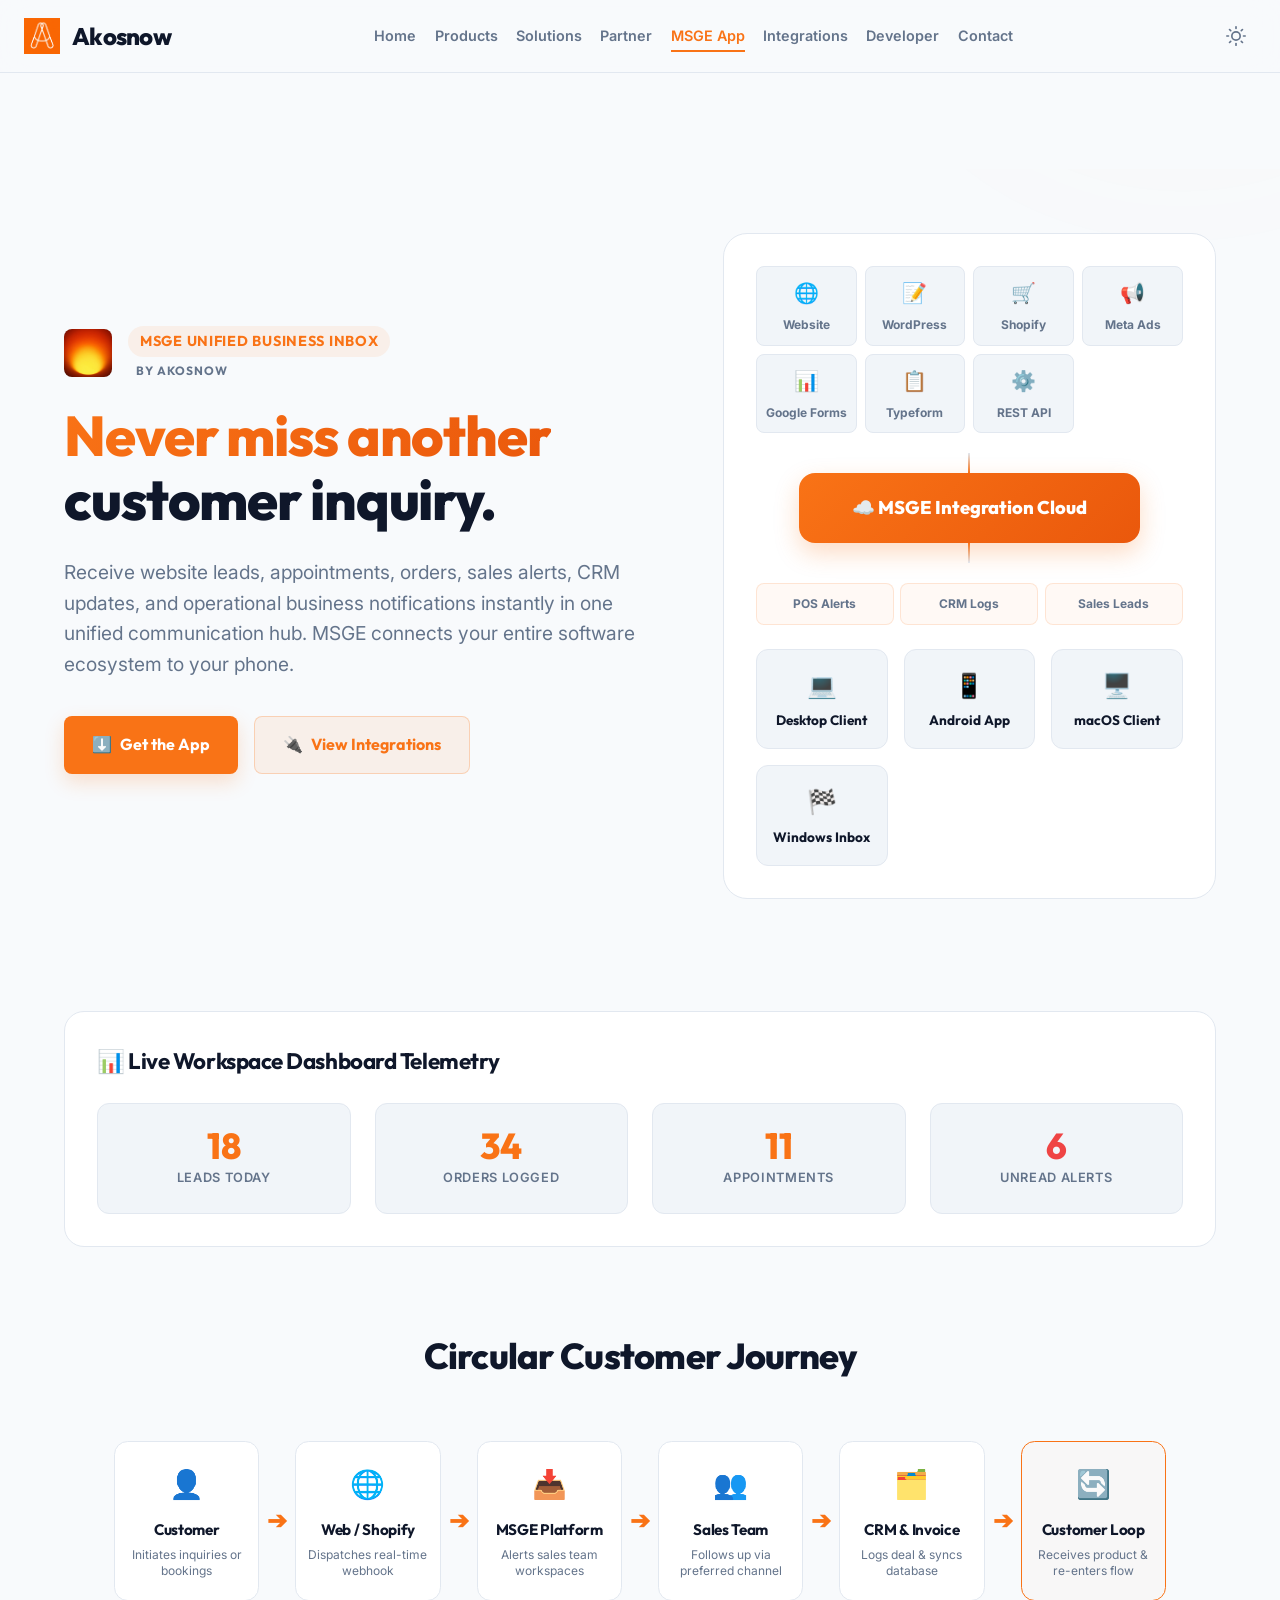
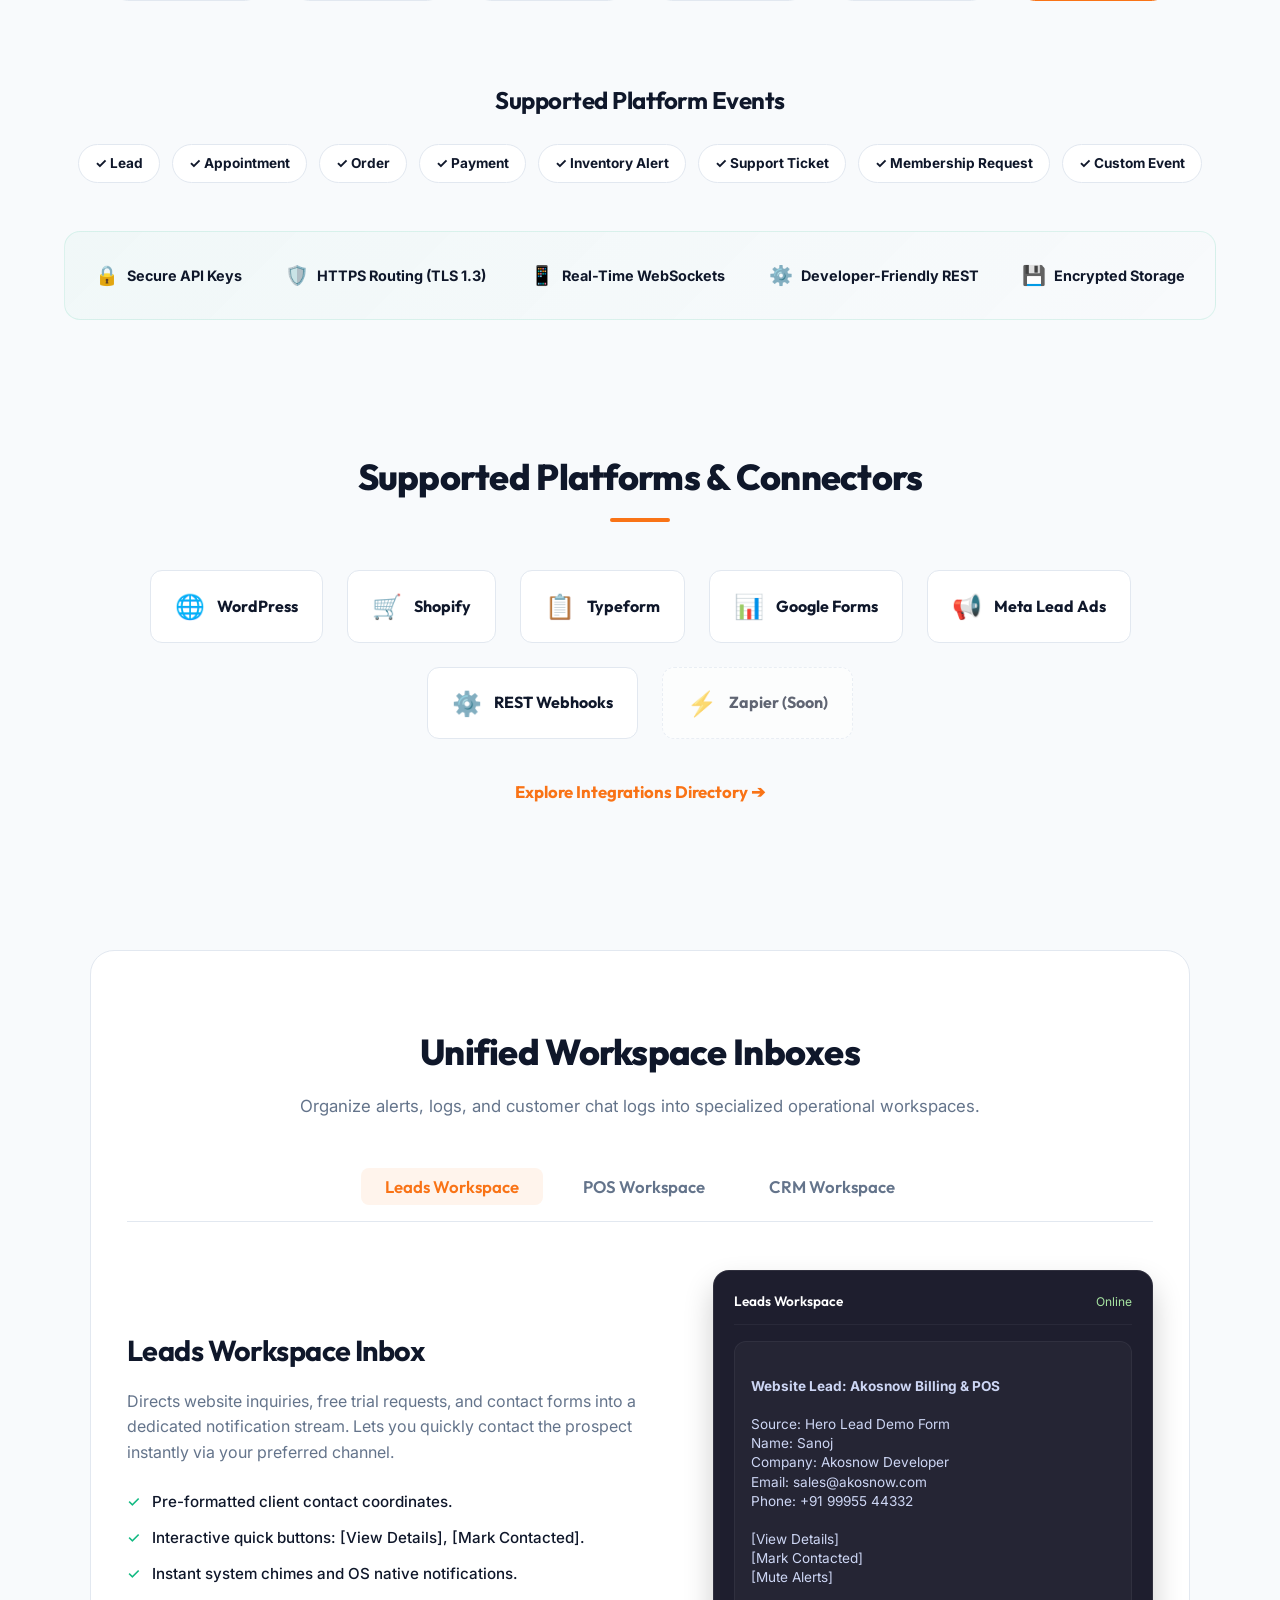
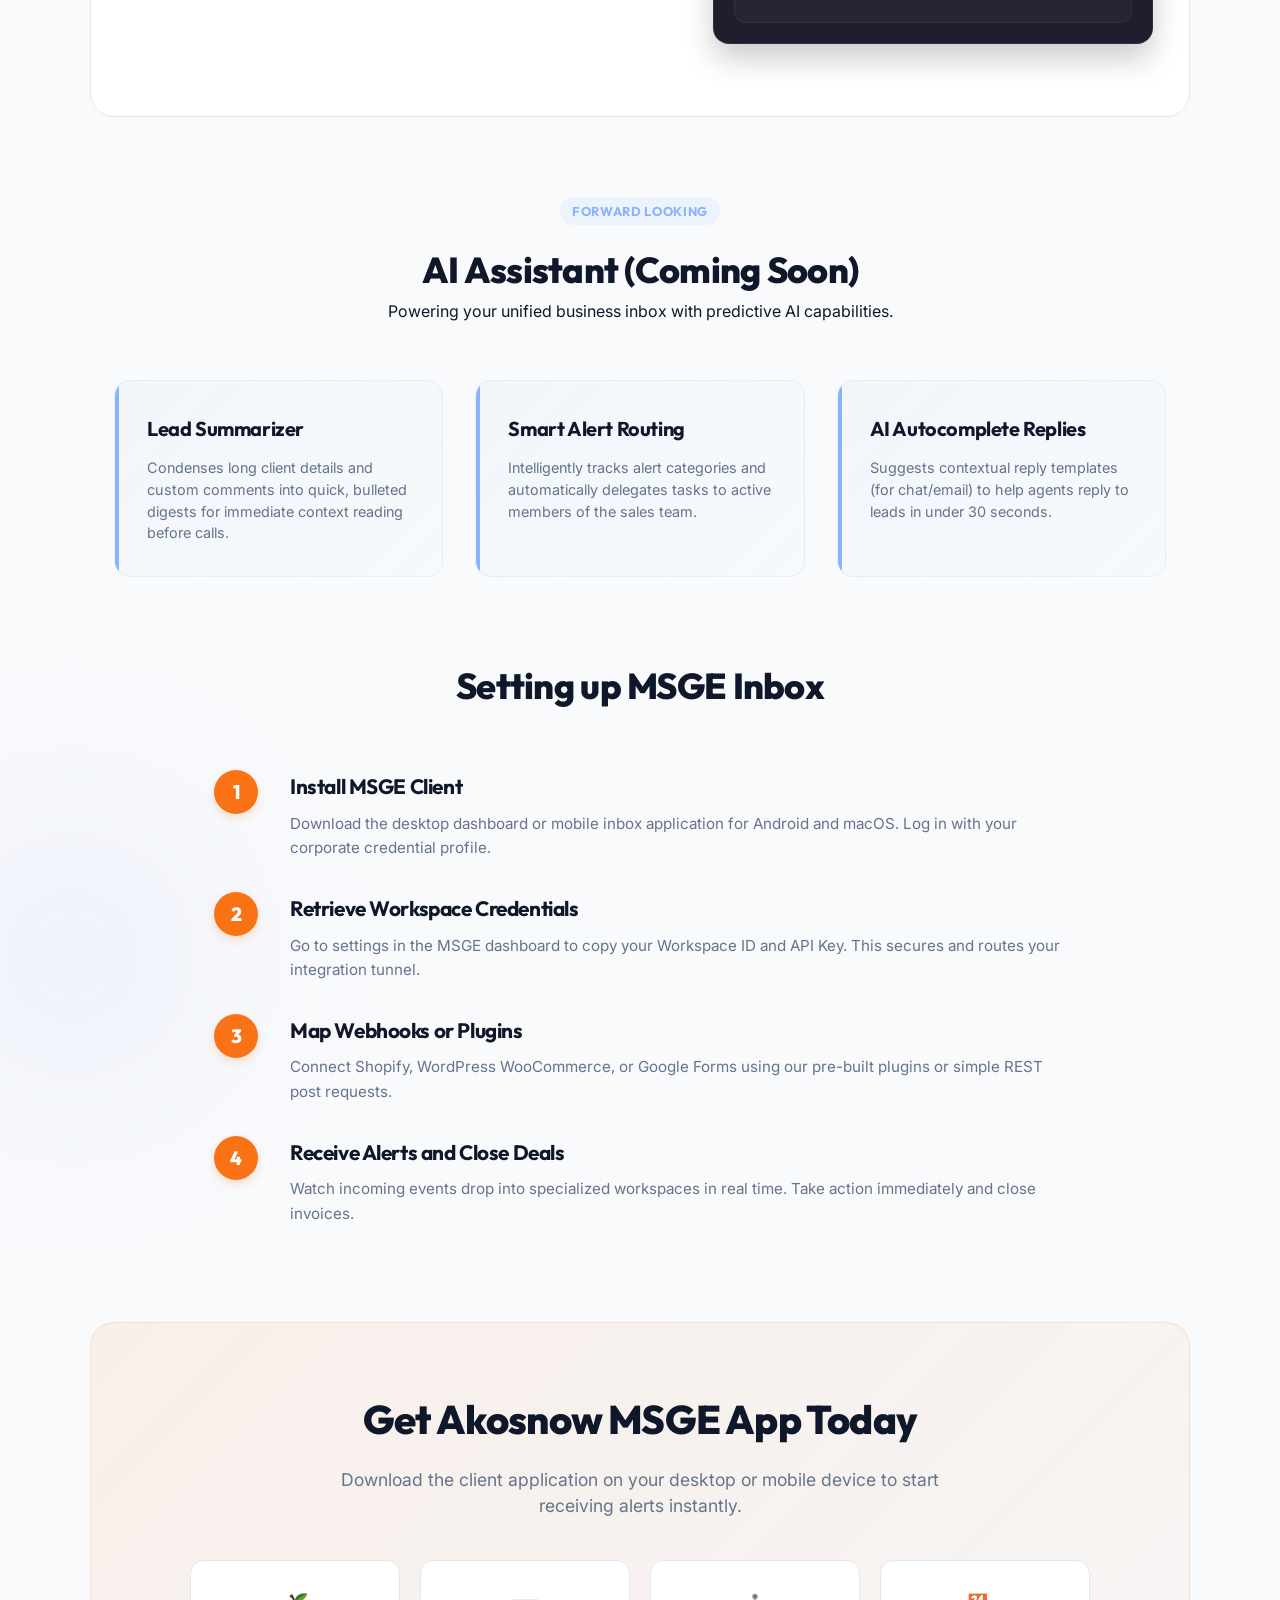
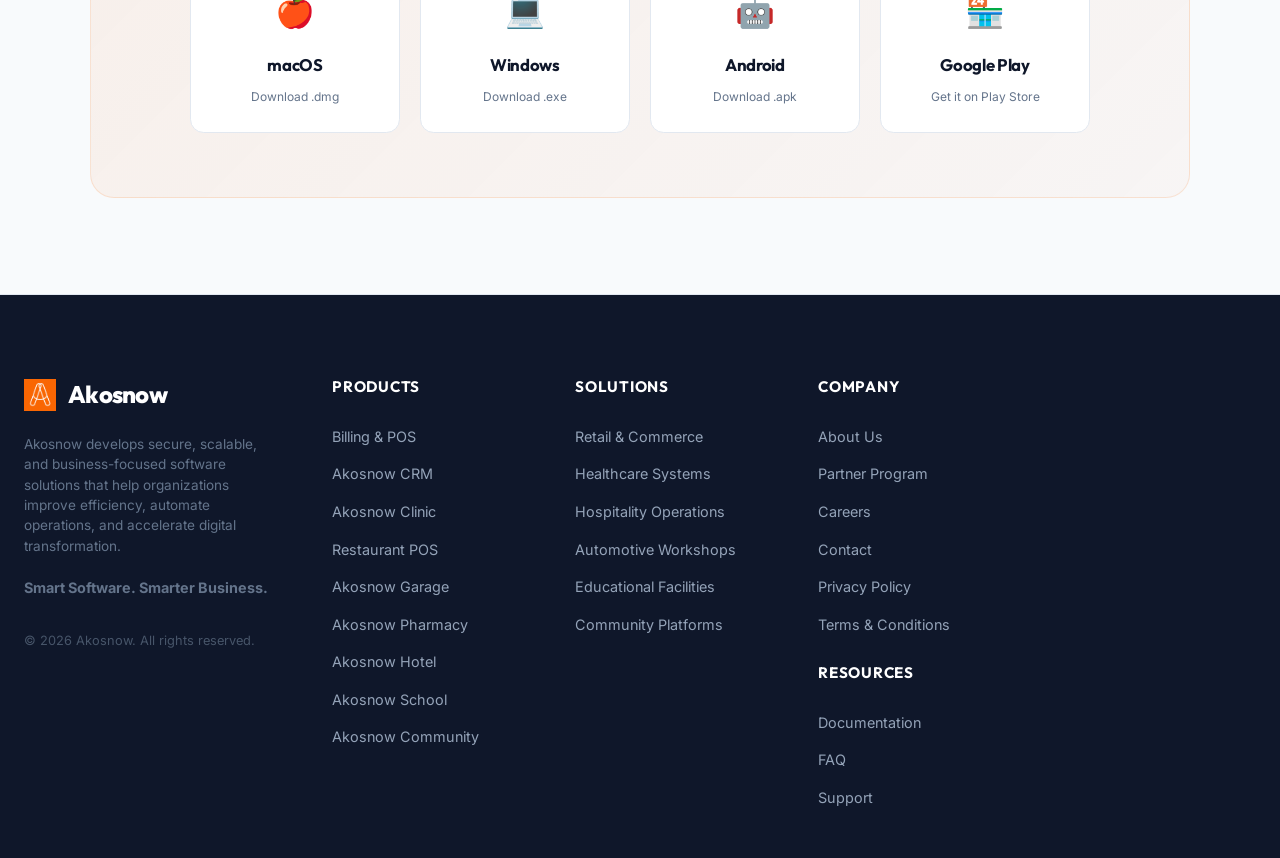
<file: akosnow website/msge.html>
<!DOCTYPE html>
<html lang="en">
<head>
  <meta charset="UTF-8">
  <meta name="viewport" content="width=device-width, initial-scale=1.0">
  <title>Akosnow MSGE & QSecureX | Real-Time Push Lead Engine & Business Software Hub</title>
  
  <!-- SEO Meta Tags -->
  <meta name="description" content="Akosnow MSGE is the real-time business notification engine connecting QSecureX privacy vaults, POS billing, CRM leads, and website forms with instant mobile push alerts and Firestore sync.">
  <meta name="keywords" content="Akosnow, Akosnow MSGE, QSecureX, QSecure, real-time push alerts, business inbox, lead notification software, B2B business software, POS integration, customer alert engine">
  <link rel="canonical" href="https://qsecurex.space/akosnow%20website/msge.html">
  
  <!-- Page Favicon Logo -->
  <link rel="icon" type="image/png" href="icons/logo2.png">
  <link rel="apple-touch-icon" href="icons/logo2.png">
  
  <!-- Google Fonts -->
  <link rel="preconnect" href="https://fonts.googleapis.com">
  <link rel="preconnect" href="https://fonts.gstatic.com" crossorigin>
  <link href="https://fonts.googleapis.com/css2?family=Inter:wght@300;400;500;600;700&family=Outfit:wght@400;500;600;700;800&family=Fira+Code:wght@400;500&display=swap" rel="stylesheet">
  
  <!-- Main Stylesheet -->
  <link rel="stylesheet" href="styles.css?v=2">

  <!-- Theme Script (Inline to prevent Flash of Unstyled Theme) -->
  <script>
    (function () {
      const savedTheme = localStorage.getItem('akosnow-theme') || 'light';
      if (savedTheme === 'dark') {
        document.documentElement.classList.add('dark-theme');
      } else {
        document.documentElement.classList.remove('dark-theme');
      }
    })();
  </script>

  <style>
    /* Breathtaking Repositioned Landing Page Styles */
    .msge-landing {
      margin-top: 6rem;
      position: relative;
      overflow: hidden;
    }

    /* Ambient glow elements */
    .ambient-glow-1 {
      position: absolute;
      top: -10%;
      right: -10%;
      width: 450px;
      height: 450px;
      background: radial-gradient(circle, rgba(249, 115, 22, 0.15) 0%, rgba(234, 88, 12, 0) 70%);
      filter: blur(100px);
      z-index: -1;
      pointer-events: none;
    }

    .ambient-glow-2 {
      position: absolute;
      bottom: 15%;
      left: -10%;
      width: 400px;
      height: 400px;
      background: radial-gradient(circle, rgba(99, 102, 241, 0.1) 0%, rgba(99, 102, 241, 0) 70%);
      filter: blur(90px);
      z-index: -1;
      pointer-events: none;
    }

    .product-hero {
      display: grid;
      grid-template-columns: 1.1fr 0.9fr;
      gap: 3.5rem;
      max-width: 1200px;
      margin: 0 auto;
      padding: 4rem 1.5rem;
      align-items: center;
    }

    .hero-text h1 {
      font-family: 'Outfit', sans-serif;
      font-size: 3.5rem;
      font-weight: 800;
      line-height: 1.15;
      color: var(--text-primary);
      margin-bottom: 1.5rem;
    }

    .hero-text h1 span {
      background: linear-gradient(135deg, var(--brand-primary) 0%, #EA580C 100%);
      -webkit-background-clip: text;
      -webkit-text-fill-color: transparent;
    }

    .hero-text p {
      font-size: 1.2rem;
      color: var(--text-secondary);
      line-height: 1.6;
      margin-bottom: 2.25rem;
    }

    .hero-ctas {
      display: flex;
      gap: 1rem;
      margin-bottom: 2rem;
    }

    .btn-download {
      background: var(--brand-primary);
      color: white;
      font-family: 'Outfit', sans-serif;
      font-weight: 700;
      font-size: 1rem;
      padding: 0.95rem 1.75rem;
      border-radius: 0.5rem;
      text-decoration: none;
      box-shadow: 0 8px 20px rgba(249, 115, 22, 0.2);
      transition: all var(--transition-normal);
      display: flex;
      align-items: center;
      gap: 0.5rem;
    }

    .btn-download:hover {
      background: #EA580C;
      transform: translateY(-2px);
      box-shadow: 0 10px 25px rgba(249, 115, 22, 0.25);
    }

    .btn-docs-link {
      background: rgba(249, 115, 22, 0.08);
      color: var(--brand-primary);
      border: 1px solid rgba(249, 115, 22, 0.25);
      font-family: 'Outfit', sans-serif;
      font-weight: 700;
      font-size: 1rem;
      padding: 0.95rem 1.75rem;
      border-radius: 0.5rem;
      text-decoration: none;
      transition: all var(--transition-normal);
      display: flex;
      align-items: center;
      gap: 0.5rem;
    }

    .btn-docs-link:hover {
      background: rgba(249, 115, 22, 0.12);
      transform: translateY(-2px);
    }

    /* Breathtaking Visual Flow Diagram Chart */
    .flow-chart-container {
      background: var(--bg-secondary);
      border: 1px solid var(--border-color);
      border-radius: 1.5rem;
      padding: 2rem;
      box-shadow: var(--shadow-sm);
      display: flex;
      flex-direction: column;
      gap: 1.5rem;
      position: relative;
    }

    .flow-row {
      display: flex;
      justify-content: space-between;
      gap: 0.5rem;
      position: relative;
    }

    .flow-source-grid {
      display: grid;
      grid-template-columns: repeat(4, 1fr);
      gap: 0.5rem;
      width: 100%;
    }

    .flow-badge {
      background: var(--bg-tertiary);
      border: 1px solid var(--border-color);
      padding: 0.65rem 0.4rem;
      border-radius: 0.5rem;
      text-align: center;
      font-size: 0.75rem;
      font-weight: 700;
      color: var(--text-secondary);
      display: flex;
      flex-direction: column;
      align-items: center;
      gap: 0.35rem;
      transition: all 0.2s;
    }

    .flow-badge span {
      font-size: 1.25rem;
    }

    .flow-badge:hover {
      border-color: var(--brand-primary);
      color: var(--brand-primary);
      transform: translateY(-2px);
    }

    /* Core Gateway Box */
    .gateway-hub {
      background: linear-gradient(135deg, var(--brand-primary) 0%, #EA580C 100%);
      color: white;
      padding: 1.25rem;
      border-radius: 1rem;
      text-align: center;
      font-family: 'Outfit', sans-serif;
      font-weight: 800;
      font-size: 1.15rem;
      box-shadow: 0 10px 25px rgba(249, 115, 22, 0.25);
      position: relative;
      margin: 1rem auto;
      width: 80%;
      z-index: 2;
    }

    .gateway-hub::before {
      content: '';
      position: absolute;
      top: -1.25rem;
      left: 50%;
      transform: translateX(-50%);
      width: 2px;
      height: 1.25rem;
      background: linear-gradient(to bottom, var(--border-color), var(--brand-primary));
    }

    .gateway-hub::after {
      content: '';
      position: absolute;
      bottom: -1.25rem;
      left: 50%;
      transform: translateX(-50%);
      width: 2px;
      height: 1.25rem;
      background: linear-gradient(to bottom, var(--brand-primary), var(--border-color));
    }

    .flow-output-row {
      display: grid;
      grid-template-columns: repeat(3, 1fr);
      gap: 1rem;
      width: 100%;
    }

    .flow-output-card {
      background: var(--bg-tertiary);
      border: 1px solid var(--border-color);
      border-radius: 0.75rem;
      padding: 1rem;
      text-align: center;
      font-family: 'Outfit', sans-serif;
      font-weight: 700;
      color: var(--text-primary);
      display: flex;
      flex-direction: column;
      align-items: center;
      gap: 0.4rem;
      font-size: 0.85rem;
    }

    .flow-output-card span {
      font-size: 1.5rem;
    }

    /* Dashboard Metrics Panel */
    .dashboard-stats-card {
      background: var(--bg-secondary);
      border: 1px solid var(--border-color);
      border-radius: 1.25rem;
      padding: 2rem;
      margin-top: 3rem;
      box-shadow: var(--shadow-sm);
    }

    .dashboard-stats-card h3 {
      font-family: 'Outfit', sans-serif;
      font-size: 1.4rem;
      font-weight: 700;
      margin-bottom: 1.5rem;
      display: flex;
      align-items: center;
      gap: 0.5rem;
    }

    .stats-grid {
      display: grid;
      grid-template-columns: repeat(4, 1fr);
      gap: 1.5rem;
    }

    .stat-badge {
      background: var(--bg-tertiary);
      border: 1px solid var(--border-color);
      border-radius: 0.75rem;
      padding: 1.5rem 1rem;
      text-align: center;
    }

    .stat-number {
      font-family: 'Outfit', sans-serif;
      font-size: 2.25rem;
      font-weight: 800;
      color: var(--brand-primary);
      margin-bottom: 0.25rem;
    }

    .stat-label {
      font-size: 0.8rem;
      color: var(--text-secondary);
      font-weight: 600;
      text-transform: uppercase;
      letter-spacing: 0.05em;
    }

    /* Outcome Business Process Flow */
    .process-flow-section {
      max-width: 1100px;
      margin: 5rem auto;
      padding: 0 1.5rem;
      text-align: center;
    }

    .process-flow-section h2 {
      font-family: 'Outfit', sans-serif;
      font-size: 2.25rem;
      font-weight: 800;
      margin-bottom: 3.5rem;
    }

    .process-flow-grid {
      display: flex;
      justify-content: space-between;
      align-items: center;
      gap: 0.5rem;
      flex-wrap: nowrap;
    }

    .process-card {
      background: var(--bg-secondary);
      border: 1px solid var(--border-color);
      border-radius: 0.85rem;
      padding: 1.25rem 0.5rem;
      box-shadow: var(--shadow-sm);
      transition: all 0.2s;
      flex: 1;
      min-width: 0;
      text-align: center;
    }

    .process-card:hover {
      border-color: var(--brand-primary);
      transform: translateY(-2px);
    }

    .process-icon {
      font-size: 1.75rem;
      margin-bottom: 0.75rem;
    }

    .process-card h4 {
      font-family: 'Outfit', sans-serif;
      font-size: 0.95rem;
      font-weight: 700;
      margin-bottom: 0.25rem;
    }

    .process-card p {
      font-size: 0.75rem;
      color: var(--text-secondary);
      line-height: 1.4;
    }

    .process-arrow {
      font-size: 1.5rem;
      color: var(--brand-primary);
      font-weight: 700;
    }

    /* Connectors Section */
    .connectors-section {
      max-width: 1200px;
      margin: 4rem auto;
      padding: 4rem 1.5rem;
    }

    .connectors-section h2 {
      font-family: 'Outfit', sans-serif;
      font-size: 2.25rem;
      font-weight: 800;
      text-align: center;
      margin-bottom: 3rem;
    }

    .connectors-section h2::after {
      content: '';
      display: block;
      width: 60px;
      height: 4px;
      background: var(--brand-primary);
      margin: 0.8rem auto 0;
      border-radius: 2px;
    }

    .connectors-flex {
      display: flex;
      justify-content: center;
      gap: 1.5rem;
      flex-wrap: wrap;
      margin-bottom: 2.5rem;
    }

    .connector-badge {
      background: var(--bg-secondary);
      border: 1px solid var(--border-color);
      border-radius: 0.75rem;
      padding: 1rem 1.5rem;
      display: flex;
      align-items: center;
      gap: 0.75rem;
      font-family: 'Outfit', sans-serif;
      font-weight: 700;
      font-size: 1rem;
      box-shadow: var(--shadow-sm);
    }

    .connector-badge span {
      font-size: 1.5rem;
    }

    .explore-connectors-btn {
      display: inline-flex;
      align-items: center;
      gap: 0.5rem;
      color: var(--brand-primary);
      font-family: 'Outfit', sans-serif;
      font-weight: 700;
      text-decoration: none;
      font-size: 1.05rem;
      transition: all 0.2s;
    }

    .explore-connectors-btn:hover {
      gap: 0.75rem;
    }

    /* Core Setup Roadmap Grid */
    .steps-section {
      max-width: 900px;
      margin: 5rem auto;
      padding: 0 1.5rem;
    }

    .steps-section h2 {
      font-family: 'Outfit', sans-serif;
      font-size: 2.25rem;
      font-weight: 800;
      text-align: center;
      margin-bottom: 3.5rem;
    }

    .steps-timeline {
      display: flex;
      flex-direction: column;
      gap: 2rem;
    }

    .step-row {
      display: flex;
      gap: 2rem;
    }

    .step-num {
      background: var(--brand-primary);
      color: white;
      font-family: 'Outfit', sans-serif;
      font-weight: 800;
      font-size: 1.2rem;
      width: 2.75rem;
      height: 2.75rem;
      border-radius: 50%;
      display: flex;
      align-items: center;
      justify-content: center;
      flex-shrink: 0;
      box-shadow: 0 4px 10px rgba(249, 115, 22, 0.2);
    }

    .step-content h3 {
      font-family: 'Outfit', sans-serif;
      font-size: 1.3rem;
      font-weight: 700;
      margin-bottom: 0.5rem;
    }

    .step-content p {
      color: var(--text-secondary);
      line-height: 1.6;
      font-size: 0.95rem;
    }

    /* Previews workspaces section */
    .previews-section {
      max-width: 1100px;
      margin: 5rem auto;
      padding: 4.5rem 2.25rem;
      background: var(--bg-secondary);
      border: 1px solid var(--border-color);
      border-radius: 1.5rem;
      box-shadow: var(--shadow-sm);
    }

    .previews-header {
      text-align: center;
      margin-bottom: 3rem;
    }

    .previews-header h2 {
      font-family: 'Outfit', sans-serif;
      font-size: 2.25rem;
      font-weight: 800;
      margin-bottom: 0.75rem;
    }

    .previews-header p {
      color: var(--text-secondary);
      font-size: 1.05rem;
    }

    .preview-tabs {
      display: flex;
      justify-content: center;
      gap: 1rem;
      margin-bottom: 3rem;
      border-bottom: 1px solid var(--border-color);
      padding-bottom: 1rem;
    }

    .preview-tab {
      background: none;
      border: none;
      color: var(--text-secondary);
      cursor: pointer;
      font-family: 'Outfit', sans-serif;
      font-size: 1.05rem;
      font-weight: 600;
      padding: 0.5rem 1.5rem;
      border-radius: 0.5rem;
      transition: all 0.2s;
    }

    .preview-tab.active {
      color: var(--brand-primary);
      background: rgba(249, 115, 22, 0.08);
    }

    .preview-pane {
      display: none;
    }

    .preview-pane.active {
      display: grid;
      grid-template-columns: 1.1fr 0.9fr;
      gap: 3rem;
      align-items: center;
    }

    .preview-details h3 {
      font-family: 'Outfit', sans-serif;
      font-size: 1.8rem;
      font-weight: 700;
      margin-bottom: 1rem;
    }

    .preview-details p {
      color: var(--text-secondary);
      line-height: 1.6;
      font-size: 1rem;
      margin-bottom: 1.5rem;
    }

    .preview-bullets {
      list-style: none;
      display: flex;
      flex-direction: column;
      gap: 0.75rem;
    }

    .preview-bullets li {
      display: flex;
      align-items: center;
      gap: 0.75rem;
      font-size: 0.95rem;
      color: var(--text-primary);
      font-weight: 500;
    }

    .preview-bullets li span {
      color: #10B981;
    }

    .preview-screen-mock {
      background: #1e1e2e;
      border: 1px solid rgba(255, 255, 255, 0.08);
      border-radius: 1rem;
      padding: 1.25rem;
      color: #cdd6f4;
      font-size: 0.85rem;
      box-shadow: 0 15px 30px rgba(0, 0, 0, 0.2);
    }

    .mock-header {
      border-bottom: 1px solid rgba(255, 255, 255, 0.05);
      padding-bottom: 0.75rem;
      margin-bottom: 1rem;
      display: flex;
      justify-content: space-between;
      align-items: center;
    }

    .mock-header-title {
      font-family: 'Outfit', sans-serif;
      font-weight: 600;
      color: #fff;
    }

    .mock-msg-bubble {
      background: rgba(255, 255, 255, 0.03);
      border: 1px solid rgba(255, 255, 255, 0.05);
      border-radius: 0.75rem;
      padding: 1rem;
      line-height: 1.4;
      white-space: pre-wrap;
    }

    /* Future AI Section styles */
    .ai-section {
      max-width: 1100px;
      margin: 5rem auto;
      padding: 0 1.5rem;
    }

    .ai-section-header {
      text-align: center;
      margin-bottom: 3.5rem;
    }

    .ai-section-header h2 {
      font-family: 'Outfit', sans-serif;
      font-size: 2.25rem;
      font-weight: 800;
    }

    .ai-badge {
      display: inline-block;
      font-family: 'Outfit', sans-serif;
      font-size: 0.8rem;
      font-weight: 700;
      color: #89b4fa;
      background: rgba(137, 180, 250, 0.1);
      padding: 0.25rem 0.75rem;
      border-radius: 2rem;
      margin-bottom: 1rem;
      text-transform: uppercase;
      letter-spacing: 0.05em;
    }

    .ai-grid {
      display: grid;
      grid-template-columns: repeat(3, 1fr);
      gap: 2rem;
    }

    .ai-card {
      background: linear-gradient(135deg, rgba(137, 180, 250, 0.05) 0%, rgba(137, 180, 250, 0.01) 100%);
      border: 1px solid rgba(137, 180, 250, 0.15);
      border-radius: 1rem;
      padding: 2rem;
      position: relative;
      overflow: hidden;
    }

    .ai-card::before {
      content: '';
      position: absolute;
      top: 0;
      left: 0;
      width: 4px;
      height: 100%;
      background: #89b4fa;
    }

    .ai-card h3 {
      font-family: 'Outfit', sans-serif;
      font-size: 1.25rem;
      font-weight: 700;
      margin-bottom: 0.75rem;
      color: var(--text-primary);
    }

    .ai-card p {
      color: var(--text-secondary);
      font-size: 0.9rem;
      line-height: 1.5;
    }

    /* Downloads Action Area */
    .downloads-cta {
      background: linear-gradient(135deg, rgba(249, 115, 22, 0.08) 0%, rgba(234, 88, 12, 0.03) 100%);
      border: 1px solid rgba(249, 115, 22, 0.15);
      border-radius: 1.5rem;
      max-width: 1100px;
      margin: 6rem auto;
      padding: 4rem 2rem;
      text-align: center;
    }

    .downloads-cta h2 {
      font-family: 'Outfit', sans-serif;
      font-size: 2.5rem;
      font-weight: 800;
      margin-bottom: 1rem;
    }

    .downloads-cta p {
      color: var(--text-secondary);
      font-size: 1.1rem;
      max-width: 600px;
      margin: 0 auto 2.5rem;
      line-height: 1.5;
    }

    .download-grid {
      display: grid;
      grid-template-columns: repeat(4, 1fr);
      gap: 1.25rem;
      max-width: 900px;
      margin: 0 auto;
    }

    .download-card {
      background: var(--bg-secondary);
      border: 1px solid var(--border-color);
      border-radius: 0.85rem;
      padding: 1.5rem;
      text-align: center;
      cursor: pointer;
      transition: all 0.2s;
    }

    .download-card:hover {
      transform: translateY(-3px);
      border-color: var(--brand-primary);
      box-shadow: var(--shadow-sm);
    }

    .download-card-icon {
      font-size: 2rem;
      margin-bottom: 1rem;
    }

    .download-card h4 {
      font-family: 'Outfit', sans-serif;
      font-size: 1.05rem;
      font-weight: 700;
      color: var(--text-primary);
      margin-bottom: 0.25rem;
    }

    .download-card span {
      font-size: 0.75rem;
      color: var(--text-secondary);
    }

    @media (max-width: 968px) {
      .product-hero {
        grid-template-columns: 1fr;
        gap: 3rem;
        text-align: center;
      }
      
      .hero-ctas {
        justify-content: center;
      }

      .flow-row {
        flex-direction: column;
      }

      .gateway-hub {
        width: 100%;
      }

      .stats-grid {
        grid-template-columns: repeat(2, 1fr);
      }

      .process-flow-grid {
        grid-template-columns: 1fr;
        gap: 1.5rem;
      }

      .process-arrow {
        transform: rotate(90deg);
        margin: 0.5rem 0;
      }

      .preview-pane.active {
        grid-template-columns: 1fr;
        gap: 2rem;
      }

      .ai-grid {
        grid-template-columns: 1fr;
      }

      .download-grid {
        grid-template-columns: 1fr 1fr;
      }

      .hero-text h1 {
        font-size: 2.75rem;
      }
    }
  </style>
</head>
<body class="light-theme">

  <!-- Main Navigation Header -->
  <header class="main-header" id="mainHeader">
    <div class="nav-container">
      <a href="index.html" class="brand-logo" aria-label="Akosnow Home">
        <img src="icons/logo2.png" alt="Akosnow Logo" class="logo-icon" style="width: 2.25rem; height: 2.25rem; object-fit: contain;">
        <span class="brand-name">Akosnow</span>
      </a>

      <!-- Desktop Navigation Menu -->
      <nav class="nav-menu" id="navMenu">
        <ul class="nav-list">
          <li><a href="index.html" class="nav-link">Home</a></li>
          <li><a href="index.html#products" class="nav-link">Products</a></li>
          <li><a href="index.html#solutions" class="nav-link">Solutions</a></li>
          <li><a href="partner.html" class="nav-link">Partner</a></li>
          <li><a href="msge.html" class="nav-link active">MSGE App</a></li>
          <li><a href="integrations.html" class="nav-link">Integrations</a></li>
          <li><a href="developer.html" class="nav-link">Developer</a></li>
          <li><a href="index.html#contact" class="nav-link">Contact</a></li>
        </ul>
      </nav>

      <!-- Action Toggles -->
      <div class="nav-actions">
        <!-- Theme Toggle -->
        <button class="theme-toggle-btn" id="themeToggle" aria-label="Toggle dark/light theme">
          <svg class="sun-icon" width="20" height="20" viewBox="0 0 24 24" fill="none" stroke="currentColor" stroke-width="2" stroke-linecap="round" stroke-linejoin="round">
            <circle cx="12" cy="12" r="5"></circle>
            <line x1="12" y1="1" x2="12" y2="3"></line>
            <line x1="12" y1="21" x2="12" y2="23"></line>
            <line x1="4.22" y1="4.22" x2="5.64" y2="5.64"></line>
            <line x1="18.36" y1="18.36" x2="19.78" y2="19.78"></line>
            <line x1="1" y1="12" x2="3" y2="12"></line>
            <line x1="21" y1="12" x2="23" y2="12"></line>
            <line x1="4.22" y1="19.78" x2="5.64" y2="18.36"></line>
            <line x1="18.36" y1="5.64" x2="19.78" y2="4.22"></line>
          </svg>
          <svg class="moon-icon" width="20" height="20" viewBox="0 0 24 24" fill="none" stroke="currentColor" stroke-width="2" stroke-linecap="round" stroke-linejoin="round">
            <path d="M21 12.79A9 9 0 1 1 11.21 3 7 7 0 0 0 21 12.79z"></path>
          </svg>
        </button>

        <!-- Mobile Menu Toggle Hamburger -->
        <button class="mobile-hamburger" id="mobileHamburger" aria-label="Toggle navigation menu" aria-expanded="false" aria-controls="navMenu">
          <span class="hamburger-line"></span>
          <span class="hamburger-line"></span>
          <span class="hamburger-line"></span>
        </button>
      </div>
    </div>
  </header>

  <!-- Repositioned Landing Area -->
  <main class="msge-landing">
    <div class="ambient-glow-1"></div>
    <div class="ambient-glow-2"></div>

    <!-- Repositioned Hero Section -->
    <section class="product-hero">
      <div class="hero-text">
        <div style="display: flex; align-items: center; gap: 1rem; margin-bottom: 1.5rem;">
          <img src="icons/logo copy.png" alt="MSGE Logo" style="width: 3rem; height: 3rem; border-radius: 8px; object-fit: contain;">
          <div>
            <span style="font-family: 'Outfit', sans-serif; font-size: 0.9rem; font-weight: 700; text-transform: uppercase; color: var(--brand-primary); letter-spacing: 0.05em; background: rgba(249, 115, 22, 0.08); padding: 0.25rem 0.75rem; border-radius: 2rem; display: inline-block;">MSGE Unified Business Inbox</span>
            <span style="font-family: 'Outfit', sans-serif; font-size: 0.75rem; font-weight: 700; text-transform: uppercase; color: var(--text-secondary); letter-spacing: 0.08em; display: block; margin-top: 0.25rem; margin-left: 0.5rem;">by Akosnow</span>
          </div>
        </div>
        <h1><span>Never miss another</span><br>customer inquiry.</h1>
        <p>Receive website leads, appointments, orders, sales alerts, CRM updates, and operational business notifications instantly in one unified communication hub. MSGE connects your entire software ecosystem to your phone.</p>
        
        <div class="hero-ctas">
          <a href="#downloads" class="btn-download">
            <span>⬇️</span> Get the App
          </a>
          <a href="integrations.html" class="btn-docs-link">
            <span>🔌</span> View Integrations
          </a>
        </div>
      </div>

      <!-- CSS Flow Chart Diagram -->
      <div class="flow-chart-container">
        <!-- Sources Row -->
        <div class="flow-row">
          <div class="flow-source-grid">
            <div class="flow-badge"><span>🌐</span>Website</div>
            <div class="flow-badge"><span>📝</span>WordPress</div>
            <div class="flow-badge"><span>🛒</span>Shopify</div>
            <div class="flow-badge"><span>📢</span>Meta Ads</div>
            <div class="flow-badge"><span>📊</span>Google Forms</div>
            <div class="flow-badge"><span>📋</span>Typeform</div>
            <div class="flow-badge"><span>⚙️</span>REST API</div>
          </div>
        </div>

        <!-- Central Gateway -->
        <div class="gateway-hub">
          ☁️ MSGE Integration Cloud
        </div>

        <!-- Middle Workspaces -->
        <div class="flow-row">
          <div style="display: grid; grid-template-columns: repeat(3, 1fr); gap: 0.4rem; width: 100%;">
            <div class="flow-badge" style="background: rgba(249, 115, 22, 0.04); border-color: rgba(249, 115, 22, 0.15);">POS Alerts</div>
            <div class="flow-badge" style="background: rgba(249, 115, 22, 0.04); border-color: rgba(249, 115, 22, 0.15);">CRM Logs</div>
            <div class="flow-badge" style="background: rgba(249, 115, 22, 0.04); border-color: rgba(249, 115, 22, 0.15);">Sales Leads</div>
          </div>
        </div>

        <!-- Destinations Row -->
        <div class="flow-row">
          <div class="flow-output-row">
            <div class="flow-output-card"><span>💻</span>Desktop Client</div>
            <div class="flow-output-card"><span>📱</span>Android App</div>
            <div class="flow-output-card"><span>🖥️</span>macOS Client</div>
            <div class="flow-output-card"><span>🏁</span>Windows Inbox</div>
          </div>
        </div>
      </div>
    </section>

    <!-- Dashboard Statistics Section -->
    <section style="max-width: 1200px; margin: 0 auto; padding: 0 1.5rem;">
      <div class="dashboard-stats-card">
        <h3>📊 Live Workspace Dashboard Telemetry</h3>
        <div class="stats-grid">
          <div class="stat-badge">
            <div class="stat-number" id="telemetryLeads" data-target="18">18</div>
            <div class="stat-label">Leads Today</div>
          </div>
          <div class="stat-badge">
            <div class="stat-number" id="telemetryOrders" data-target="34">34</div>
            <div class="stat-label">Orders Logged</div>
          </div>
          <div class="stat-badge">
            <div class="stat-number" id="telemetryAppointments" data-target="11">11</div>
            <div class="stat-label">Appointments</div>
          </div>
          <div class="stat-badge">
            <div class="stat-number" id="telemetryUnread" style="color: #ef4444;" data-target="6">6</div>
            <div class="stat-label">Unread Alerts</div>
          </div>
        </div>
      </div>
    </section>

    <!-- Business Process Outcome Flow -->
    <section class="process-flow-section">
      <h2>Circular Customer Journey</h2>
      <div class="process-flow-grid">
        <div class="process-card">
          <div class="process-icon">👤</div>
          <h4>Customer</h4>
          <p>Initiates inquiries or bookings</p>
        </div>
        <div class="process-arrow">➔</div>
        <div class="process-card">
          <div class="process-icon">🌐</div>
          <h4>Web / Shopify</h4>
          <p>Dispatches real-time webhook</p>
        </div>
        <div class="process-arrow">➔</div>
        <div class="process-card">
          <div class="process-icon">📥</div>
          <h4>MSGE Platform</h4>
          <p>Alerts sales team workspaces</p>
        </div>
        <div class="process-arrow">➔</div>
        <div class="process-card">
          <div class="process-icon">👥</div>
          <h4>Sales Team</h4>
          <p>Follows up via preferred channel</p>
        </div>
        <div class="process-arrow">➔</div>
        <div class="process-card">
          <div class="process-icon">🗂️</div>
          <h4>CRM & Invoice</h4>
          <p>Logs deal & syncs database</p>
        </div>
        <div class="process-arrow">➔</div>
        <div class="process-card" style="border-color: var(--brand-primary); background: rgba(249, 115, 22, 0.02);">
          <div class="process-icon">🔄</div>
          <h4>Customer Loop</h4>
          <p>Receives product & re-enters flow</p>
        </div>
      </div>
    </section>

    <!-- Supported Event Types Badge Strip -->
    <section style="max-width: 1200px; margin: 3rem auto; padding: 0 1.5rem; text-align: center;">
      <h3 style="font-family: 'Outfit', sans-serif; font-size: 1.5rem; font-weight: 700; margin-bottom: 1.5rem;">Supported Platform Events</h3>
      <div style="display: flex; gap: 0.75rem; flex-wrap: wrap; justify-content: center;">
        <span style="background: var(--bg-secondary); border: 1px solid var(--border-color); border-radius: 2rem; padding: 0.5rem 1rem; font-size: 0.85rem; font-weight: 700; color: var(--text-primary);">✓ Lead</span>
        <span style="background: var(--bg-secondary); border: 1px solid var(--border-color); border-radius: 2rem; padding: 0.5rem 1rem; font-size: 0.85rem; font-weight: 700; color: var(--text-primary);">✓ Appointment</span>
        <span style="background: var(--bg-secondary); border: 1px solid var(--border-color); border-radius: 2rem; padding: 0.5rem 1rem; font-size: 0.85rem; font-weight: 700; color: var(--text-primary);">✓ Order</span>
        <span style="background: var(--bg-secondary); border: 1px solid var(--border-color); border-radius: 2rem; padding: 0.5rem 1rem; font-size: 0.85rem; font-weight: 700; color: var(--text-primary);">✓ Payment</span>
        <span style="background: var(--bg-secondary); border: 1px solid var(--border-color); border-radius: 2rem; padding: 0.5rem 1rem; font-size: 0.85rem; font-weight: 700; color: var(--text-primary);">✓ Inventory Alert</span>
        <span style="background: var(--bg-secondary); border: 1px solid var(--border-color); border-radius: 2rem; padding: 0.5rem 1rem; font-size: 0.85rem; font-weight: 700; color: var(--text-primary);">✓ Support Ticket</span>
        <span style="background: var(--bg-secondary); border: 1px solid var(--border-color); border-radius: 2rem; padding: 0.5rem 1rem; font-size: 0.85rem; font-weight: 700; color: var(--text-primary);">✓ Membership Request</span>
        <span style="background: var(--bg-secondary); border: 1px solid var(--border-color); border-radius: 2rem; padding: 0.5rem 1rem; font-size: 0.85rem; font-weight: 700; color: var(--text-primary);">✓ Custom Event</span>
      </div>
    </section>

    <!-- Security Trust Indicators Block -->
    <section style="max-width: 1200px; margin: 3rem auto 4rem; padding: 0 1.5rem; text-align: center;">
      <div style="background: linear-gradient(135deg, rgba(16, 185, 129, 0.03) 0%, rgba(16, 185, 129, 0) 100%); border: 1px solid rgba(16, 185, 129, 0.12); border-radius: 1rem; padding: 1.75rem 1.25rem; display: flex; justify-content: space-around; flex-wrap: wrap; gap: 1.5rem;">
        <div style="display: flex; align-items: center; gap: 0.5rem; font-size: 0.9rem; font-weight: 700; color: var(--text-primary);">
          <span style="color: #10b981; font-size: 1.2rem;">🔒</span> Secure API Keys
        </div>
        <div style="display: flex; align-items: center; gap: 0.5rem; font-size: 0.9rem; font-weight: 700; color: var(--text-primary);">
          <span style="color: #10b981; font-size: 1.2rem;">🛡️</span> HTTPS Routing (TLS 1.3)
        </div>
        <div style="display: flex; align-items: center; gap: 0.5rem; font-size: 0.9rem; font-weight: 700; color: var(--text-primary);">
          <span style="color: #10b981; font-size: 1.2rem;">📱</span> Real-Time WebSockets
        </div>
        <div style="display: flex; align-items: center; gap: 0.5rem; font-size: 0.9rem; font-weight: 700; color: var(--text-primary);">
          <span style="color: #10b981; font-size: 1.2rem;">⚙️</span> Developer-Friendly REST
        </div>
        <div style="display: flex; align-items: center; gap: 0.5rem; font-size: 0.9rem; font-weight: 700; color: var(--text-primary);">
          <span style="color: #10b981; font-size: 1.2rem;">💾</span> Encrypted Storage
        </div>
      </div>
    </section>

    <!-- Pre-Built Connectors Overview -->
    <section class="connectors-section">
      <h2>Supported Platforms & Connectors</h2>
      <div class="connectors-flex">
        <div class="connector-badge"><span>🌐</span> WordPress</div>
        <div class="connector-badge"><span>🛒</span> Shopify</div>
        <div class="connector-badge"><span>📋</span> Typeform</div>
        <div class="connector-badge"><span>📊</span> Google Forms</div>
        <div class="connector-badge"><span>📢</span> Meta Lead Ads</div>
        <div class="connector-badge"><span>⚙️</span> REST Webhooks</div>
        <div class="connector-badge" style="opacity: 0.65; border-style: dashed;"><span>⚡</span> Zapier (Soon)</div>
      </div>
      <div style="text-align: center;">
        <a href="integrations.html" class="explore-connectors-btn">
          Explore Integrations Directory ➔
        </a>
      </div>
    </section>

    <!-- Interactive Workspaces previews (Formerly bots) -->
    <section class="previews-section">
      <div class="previews-header">
        <h2>Unified Workspace Inboxes</h2>
        <p>Organize alerts, logs, and customer chat logs into specialized operational workspaces.</p>
      </div>

      <div class="preview-tabs">
        <button class="preview-tab active" data-preview="leads">Leads Workspace</button>
        <button class="preview-tab" data-preview="pos">POS Workspace</button>
        <button class="preview-tab" data-preview="crm">CRM Workspace</button>
      </div>

      <!-- Previews Panes -->
      <div class="preview-panes">
        
        <!-- Leads Workspace -->
        <div class="preview-pane active" id="paneLeads">
          <div class="preview-details">
            <h3>Leads Workspace Inbox</h3>
            <p>Directs website inquiries, free trial requests, and contact forms into a dedicated notification stream. Lets you quickly contact the prospect instantly via your preferred channel.</p>
            <ul class="preview-bullets">
              <li><span>✓</span> Pre-formatted client contact coordinates.</li>
              <li><span>✓</span> Interactive quick buttons: [View Details], [Mark Contacted].</li>
              <li><span>✓</span> Instant system chimes and OS native notifications.</li>
            </ul>
          </div>
          <div class="preview-screen-mock">
            <div class="mock-header">
              <span class="mock-header-title">Leads Workspace</span>
              <span style="color: #a6e3a1; font-size: 0.75rem;">Online</span>
            </div>
            <div class="mock-msg-bubble">
<strong>Website Lead: Akosnow Billing & POS</strong>

Source: Hero Lead Demo Form
Name: Sanoj
Company: Akosnow Developer
Email: sales@akosnow.com
Phone: +91 99955 44332

[View Details]
[Mark Contacted]
[Mute Alerts]
            </div>
          </div>
        </div>

        <!-- POS Workspace -->
        <div class="preview-pane" id="panePos">
          <div class="preview-details">
            <h3>POS Workspace Inbox</h3>
            <p>Streams telemetry data from your cash registers. Track total sales, daily profits, bill counts, and get instant notifications if items fall below threshold levels.</p>
            <ul class="preview-bullets">
              <li><span>✓</span> Automated stock out alerts: Castrol Engine Oil (0 Left).</li>
              <li><span>✓</span> Live profit summaries: ₹50,630 Sales.</li>
              <li><span>✓</span> Interactive buttons: [Order Now], [Ignore].</li>
            </ul>
          </div>
          <div class="preview-screen-mock">
            <div class="mock-header">
              <span class="mock-header-title">POS Workspace</span>
              <span style="color: #a6e3a1; font-size: 0.75rem;">Online</span>
            </div>
            <div class="mock-msg-bubble">
<strong>⚠️ Low Stock Alert</strong>

Product: Castrol Engine Oil 15W-40
Stock Remaining: 3 units (Threshold: 5)
Location: Aisle 4

[Order Now]
[Ignore]
            </div>
          </div>
        </div>

        <!-- CRM Workspace -->
        <div class="preview-pane" id="paneCrm">
          <div class="preview-details">
            <h3>CRM Workspace Inbox</h3>
            <p>Monitors customer relations, automotive service reminders, active rentals, and outstanding invoices. Connects garage platforms directly to dashboard notifications.</p>
            <ul class="preview-bullets">
              <li><span>✓</span> Service reminders for pending oil changes or vehicle repairs.</li>
              <li><span>✓</span> Active rental trackers with expected return timestamps.</li>
              <li><span>✓</span> Interactive buttons: [View Active Rentals], [Mute Alerts].</li>
            </ul>
          </div>
          <div class="preview-screen-mock">
            <div class="mock-header">
              <span class="mock-header-title">CRM Workspace</span>
              <span style="color: #a6e3a1; font-size: 0.75rem;">Online</span>
            </div>
            <div class="mock-msg-bubble">
<strong>🚗 Active Rental Alert</strong>

Item: Audi R8 Spyder
Customer: John Doe (Phone: +91 99955 44332)
Expected Return: 20 July 2026

[View Active Rentals]
[Mute Alerts]
            </div>
          </div>
        </div>

      </div>
    </section>

    <!-- Future AI Assistant Section -->
    <section class="ai-section">
      <div class="ai-section-header">
        <span class="ai-badge">Forward Looking</span>
        <h2>AI Assistant (Coming Soon)</h2>
        <p>Powering your unified business inbox with predictive AI capabilities.</p>
      </div>

      <div class="ai-grid">
        <div class="ai-card">
          <h3>Lead Summarizer</h3>
          <p>Condenses long client details and custom comments into quick, bulleted digests for immediate context reading before calls.</p>
        </div>
        <div class="ai-card">
          <h3>Smart Alert Routing</h3>
          <p>Intelligently tracks alert categories and automatically delegates tasks to active members of the sales team.</p>
        </div>
        <div class="ai-card">
          <h3>AI Autocomplete Replies</h3>
          <p>Suggests contextual reply templates (for chat/email) to help agents reply to leads in under 30 seconds.</p>
        </div>
      </div>
    </section>

    <!-- Installation steps -->
    <section class="steps-section">
      <h2>Setting up MSGE Inbox</h2>
      <div class="steps-timeline">
        <div class="step-row">
          <div class="step-num">1</div>
          <div class="step-content">
            <h3>Install MSGE Client</h3>
            <p>Download the desktop dashboard or mobile inbox application for Android and macOS. Log in with your corporate credential profile.</p>
          </div>
        </div>
        <div class="step-row">
          <div class="step-num">2</div>
          <div class="step-content">
            <h3>Retrieve Workspace Credentials</h3>
            <p>Go to settings in the MSGE dashboard to copy your Workspace ID and API Key. This secures and routes your integration tunnel.</p>
          </div>
        </div>
        <div class="step-row">
          <div class="step-num">3</div>
          <div class="step-content">
            <h3>Map Webhooks or Plugins</h3>
            <p>Connect Shopify, WordPress WooCommerce, or Google Forms using our pre-built plugins or simple REST post requests.</p>
          </div>
        </div>
        <div class="step-row">
          <div class="step-num">4</div>
          <div class="step-content">
            <h3>Receive Alerts and Close Deals</h3>
            <p>Watch incoming events drop into specialized workspaces in real time. Take action immediately and close invoices.</p>
          </div>
        </div>
      </div>
    </section>

    <!-- Downloads Area -->
    <section class="downloads-cta" id="downloads">
      <h2>Get Akosnow MSGE App Today</h2>
      <p>Download the client application on your desktop or mobile device to start receiving alerts instantly.</p>
      
      <div class="download-grid">
        <div class="download-card">
          <div class="download-card-icon">🍎</div>
          <h4>macOS</h4>
          <span>Download .dmg</span>
        </div>
        <div class="download-card">
          <div class="download-card-icon">💻</div>
          <h4>Windows</h4>
          <span>Download .exe</span>
        </div>
        <div class="download-card">
          <div class="download-card-icon">🤖</div>
          <h4>Android</h4>
          <span>Download .apk</span>
        </div>
        <div class="download-card">
          <div class="download-card-icon">🏪</div>
          <h4>Google Play</h4>
          <span>Get it on Play Store</span>
        </div>
      </div>
    </section>
  </main>

  <!-- Footer Section -->
  <footer class="main-footer">
    <div class="container footer-grid">
      <div class="footer-info-col">
        <a href="index.html" class="footer-logo">
          <img src="icons/logo2.png" alt="Akosnow Logo" style="width: 2rem; height: 2rem; object-fit: contain; vertical-align: middle;">
          <span>Akosnow</span>
        </a>
        <p class="footer-desc" style="font-size: 0.85rem; color: var(--text-secondary); line-height: 1.5; margin-bottom: 1.25rem;">
          Akosnow develops secure, scalable, and business-focused software solutions that help organizations improve efficiency, automate operations, and accelerate digital transformation.
        </p>
        <p class="footer-tagline" style="font-weight: 700;">Smart Software. Smarter Business.</p>
        <p class="footer-copyright">&copy; 2026 Akosnow. All rights reserved.</p>
      </div>

      <!-- Links Column 1: Products -->
      <div class="footer-links-col">
        <h4>Products</h4>
        <ul>
          <li><a href="index.html#products">Billing & POS</a></li>
          <li><a href="index.html#products">Akosnow CRM</a></li>
          <li><a href="index.html#products">Akosnow Clinic</a></li>
          <li><a href="index.html#products">Restaurant POS</a></li>
          <li><a href="index.html#products">Akosnow Garage</a></li>
          <li><a href="index.html#products">Akosnow Pharmacy</a></li>
          <li><a href="index.html#products">Akosnow Hotel</a></li>
          <li><a href="index.html#products">Akosnow School</a></li>
          <li><a href="index.html#products">Akosnow Community</a></li>
        </ul>
      </div>

      <!-- Links Column 2: Solutions -->
      <div class="footer-links-col">
        <h4>Solutions</h4>
        <ul>
          <li><a href="index.html#solutions">Retail & Commerce</a></li>
          <li><a href="index.html#solutions">Healthcare Systems</a></li>
          <li><a href="index.html#solutions">Hospitality Operations</a></li>
          <li><a href="index.html#solutions">Automotive Workshops</a></li>
          <li><a href="index.html#solutions">Educational Facilities</a></li>
          <li><a href="index.html#solutions">Community Platforms</a></li>
        </ul>
      </div>

      <!-- Links Column 3: Company & Resources -->
      <div class="footer-links-col">
        <h4>Company</h4>
        <ul>
          <li><a href="index.html#why-choose">About Us</a></li>
          <li><a href="partner.html">Partner Program</a></li>
          <li><a href="#">Careers</a></li>
          <li><a href="index.html#contact">Contact</a></li>
          <li><a href="#">Privacy Policy</a></li>
          <li><a href="#">Terms & Conditions</a></li>
        </ul>
        <h4 style="margin-top: 1.5rem;">Resources</h4>
        <ul>
          <li><a href="developer.html">Documentation</a></li>
          <li><a href="index.html#faq">FAQ</a></li>
          <li><a href="index.html#contact">Support</a></li>
        </ul>
      </div>
    </div>
  </footer>

  <!-- Script Modules -->
  <script src="script.js"></script>

  <!-- Interactive script for previews tab switching -->
  <script>
    document.addEventListener('DOMContentLoaded', () => {
      const tabs = document.querySelectorAll('.preview-tab');
      const panes = document.querySelectorAll('.preview-pane');

      tabs.forEach(tab => {
        tab.addEventListener('click', () => {
          tabs.forEach(t => t.classList.remove('active'));
          panes.forEach(p => p.classList.remove('active'));

          tab.classList.add('active');
          const targetId = tab.getAttribute('data-preview');
          const targetPane = document.getElementById('pane' + targetId.charAt(0).toUpperCase() + targetId.slice(1));
          if (targetPane) {
            targetPane.classList.add('active');
          }
        });
      });
    });
  </script>
</body>
</html>
</file>
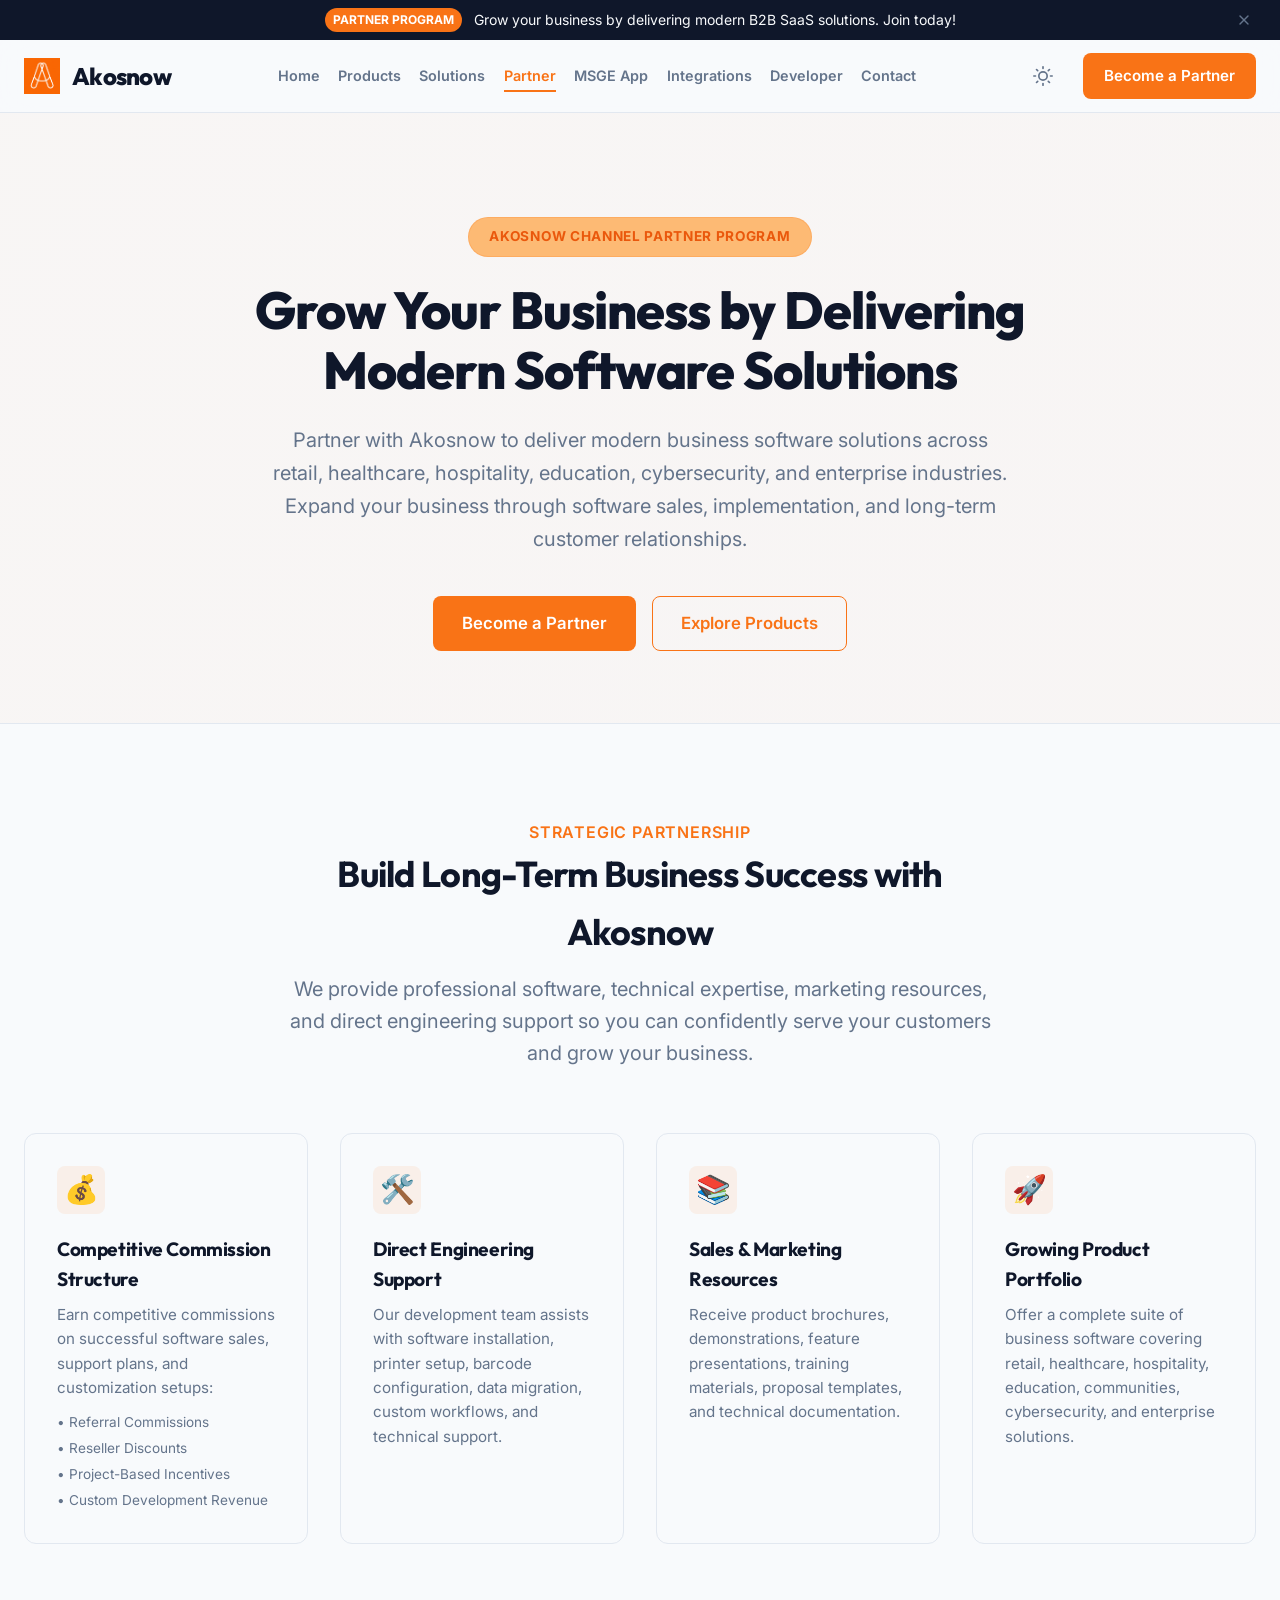
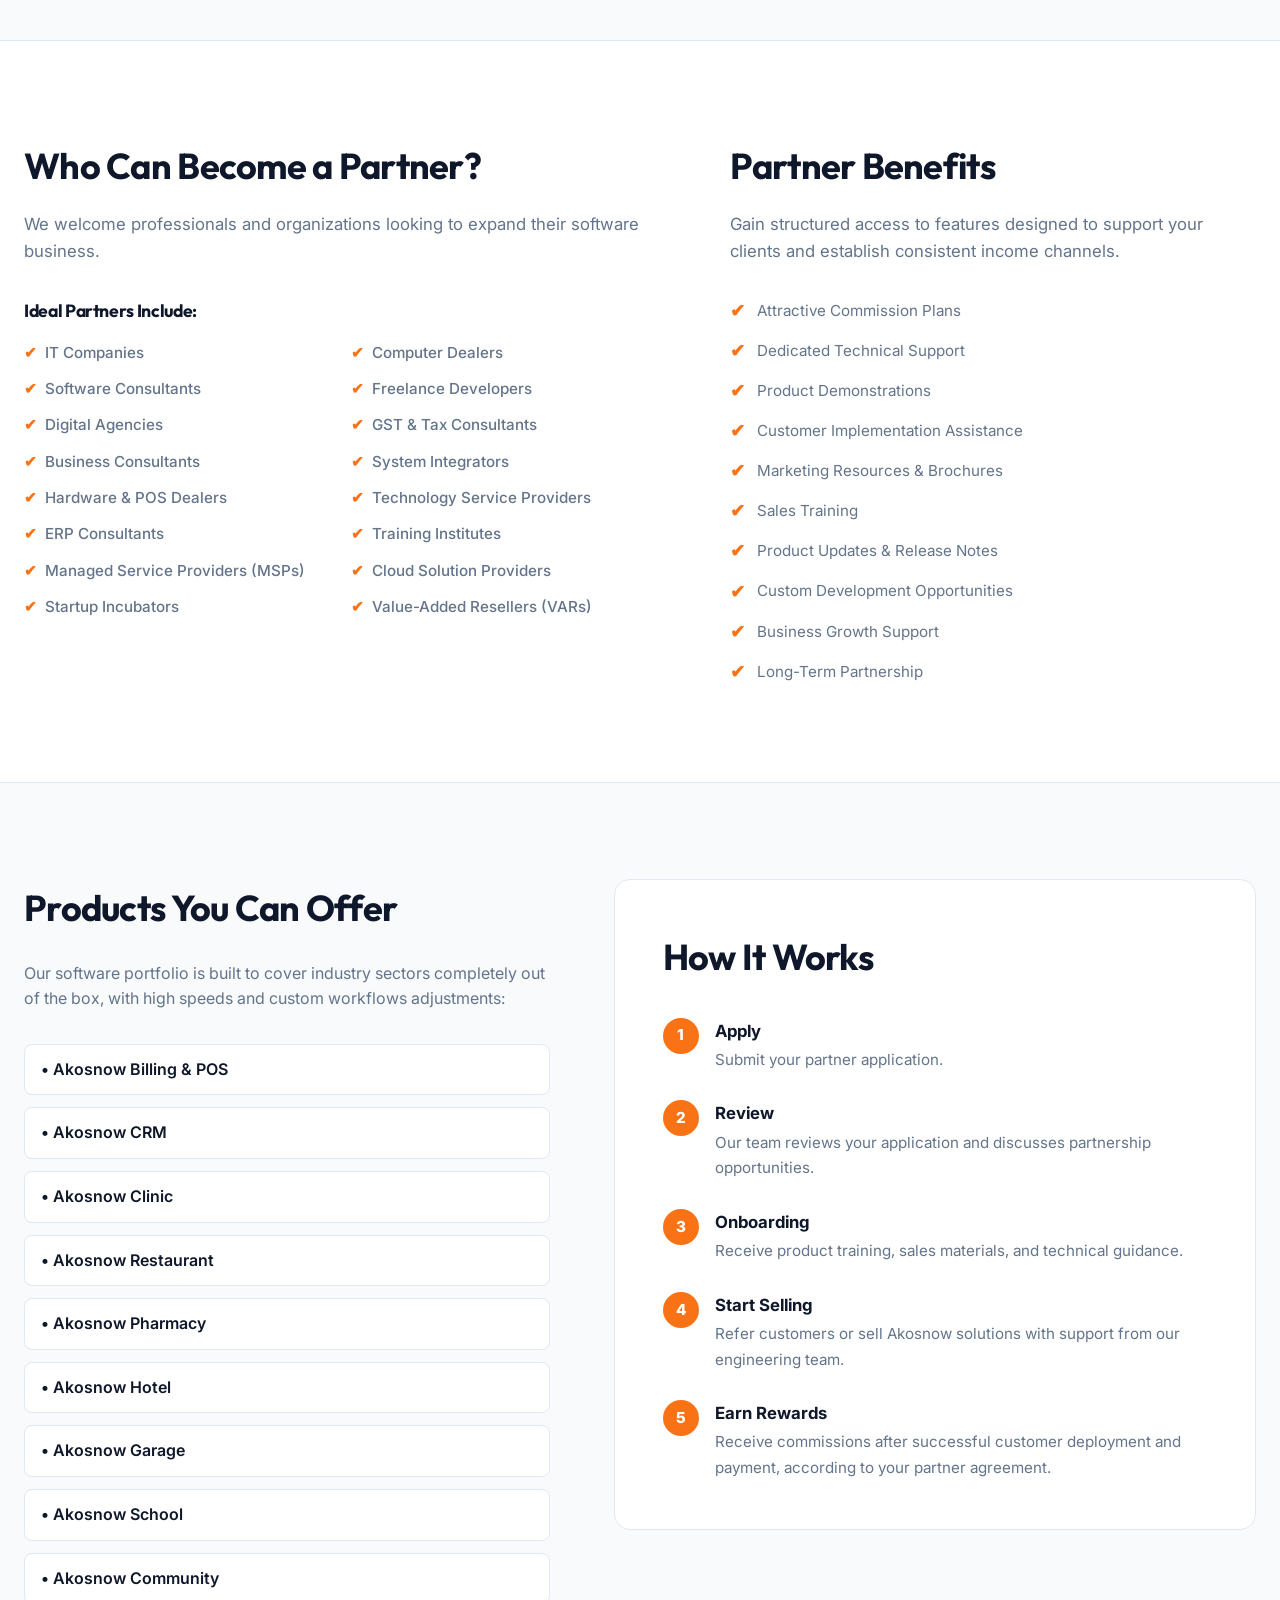
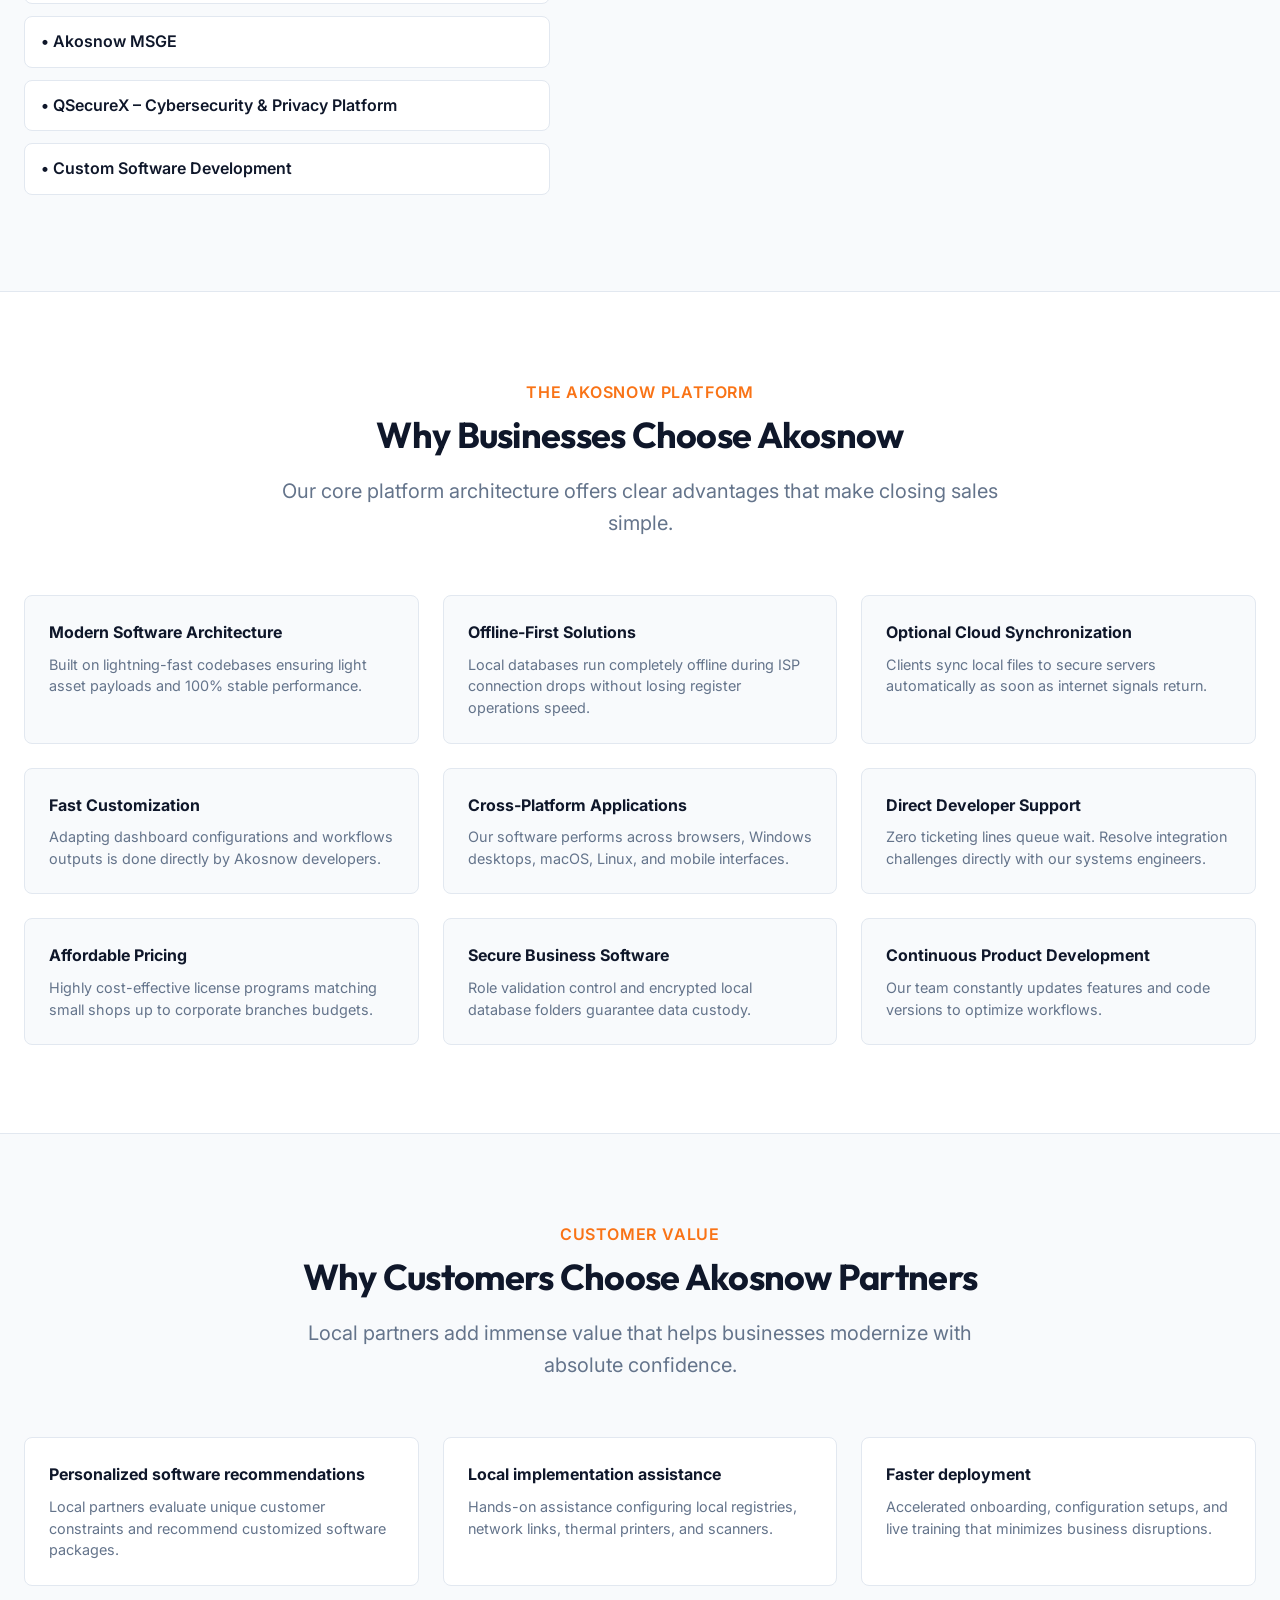
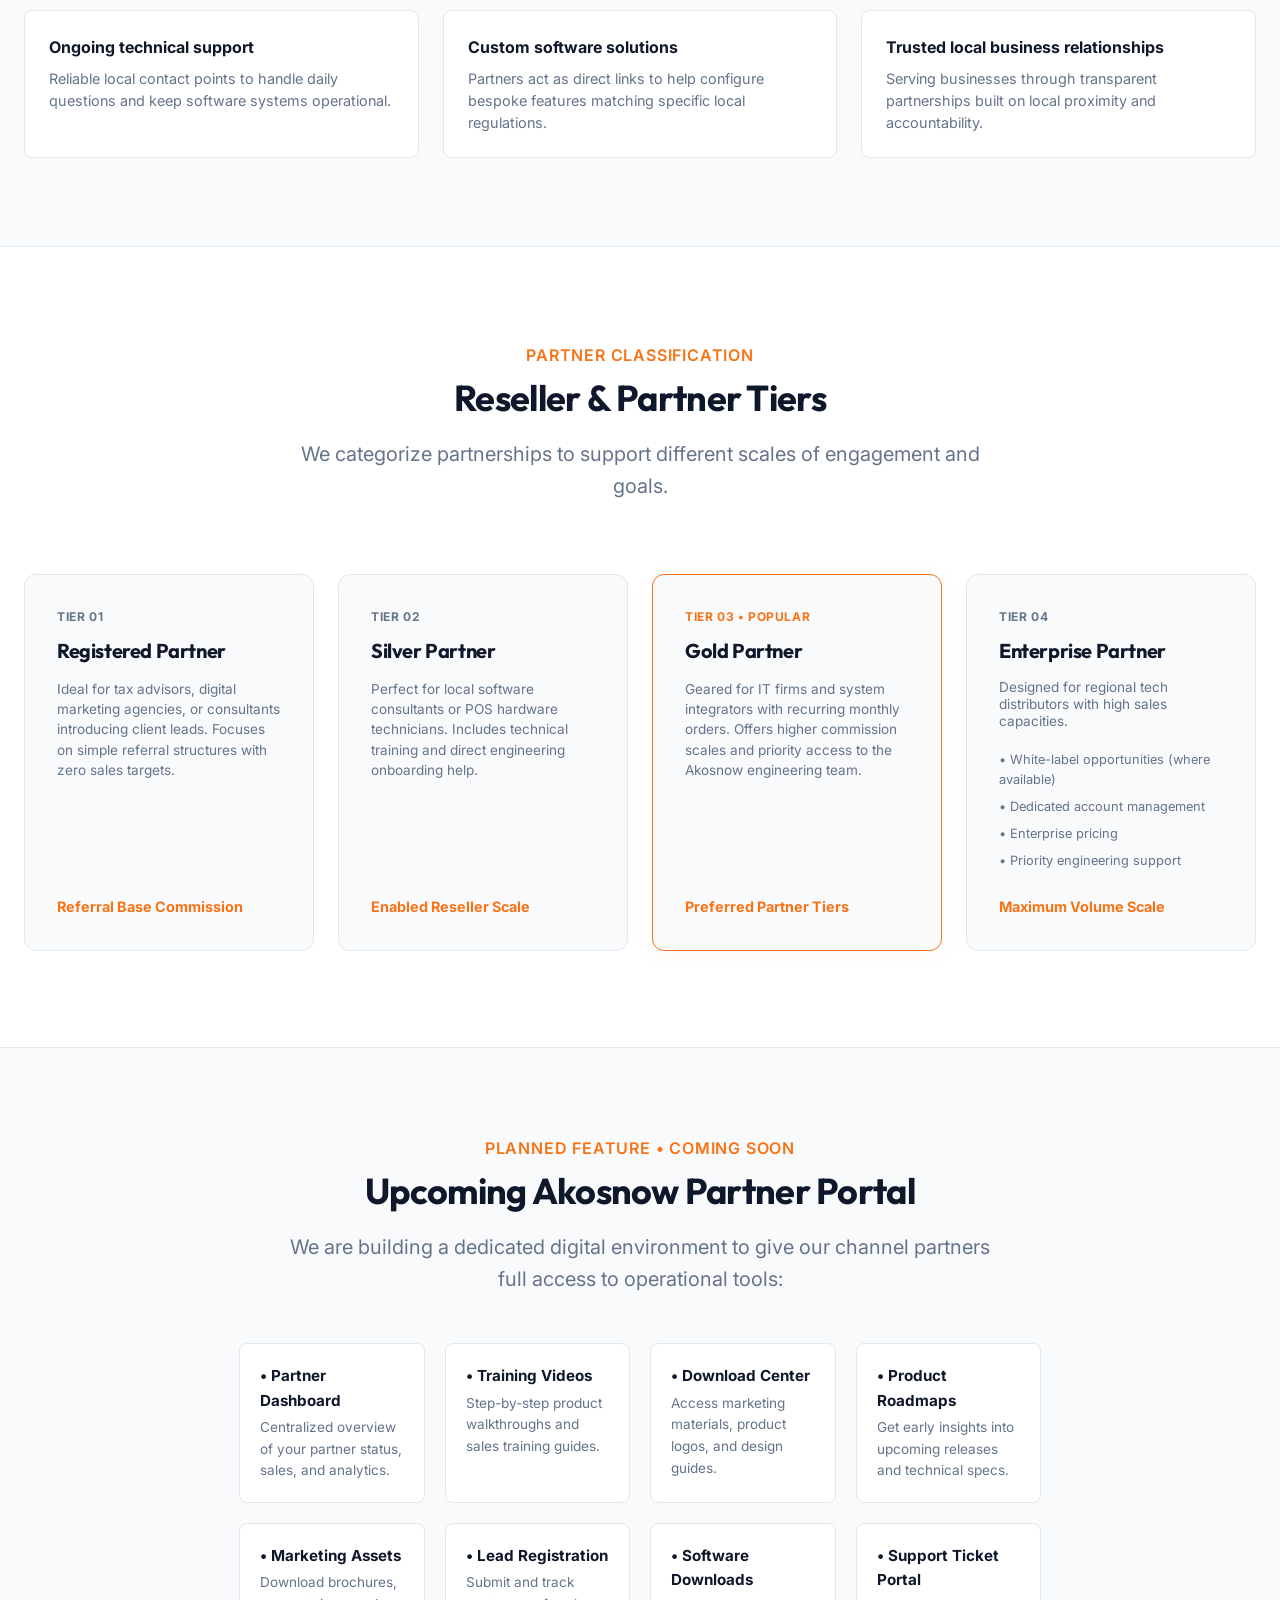
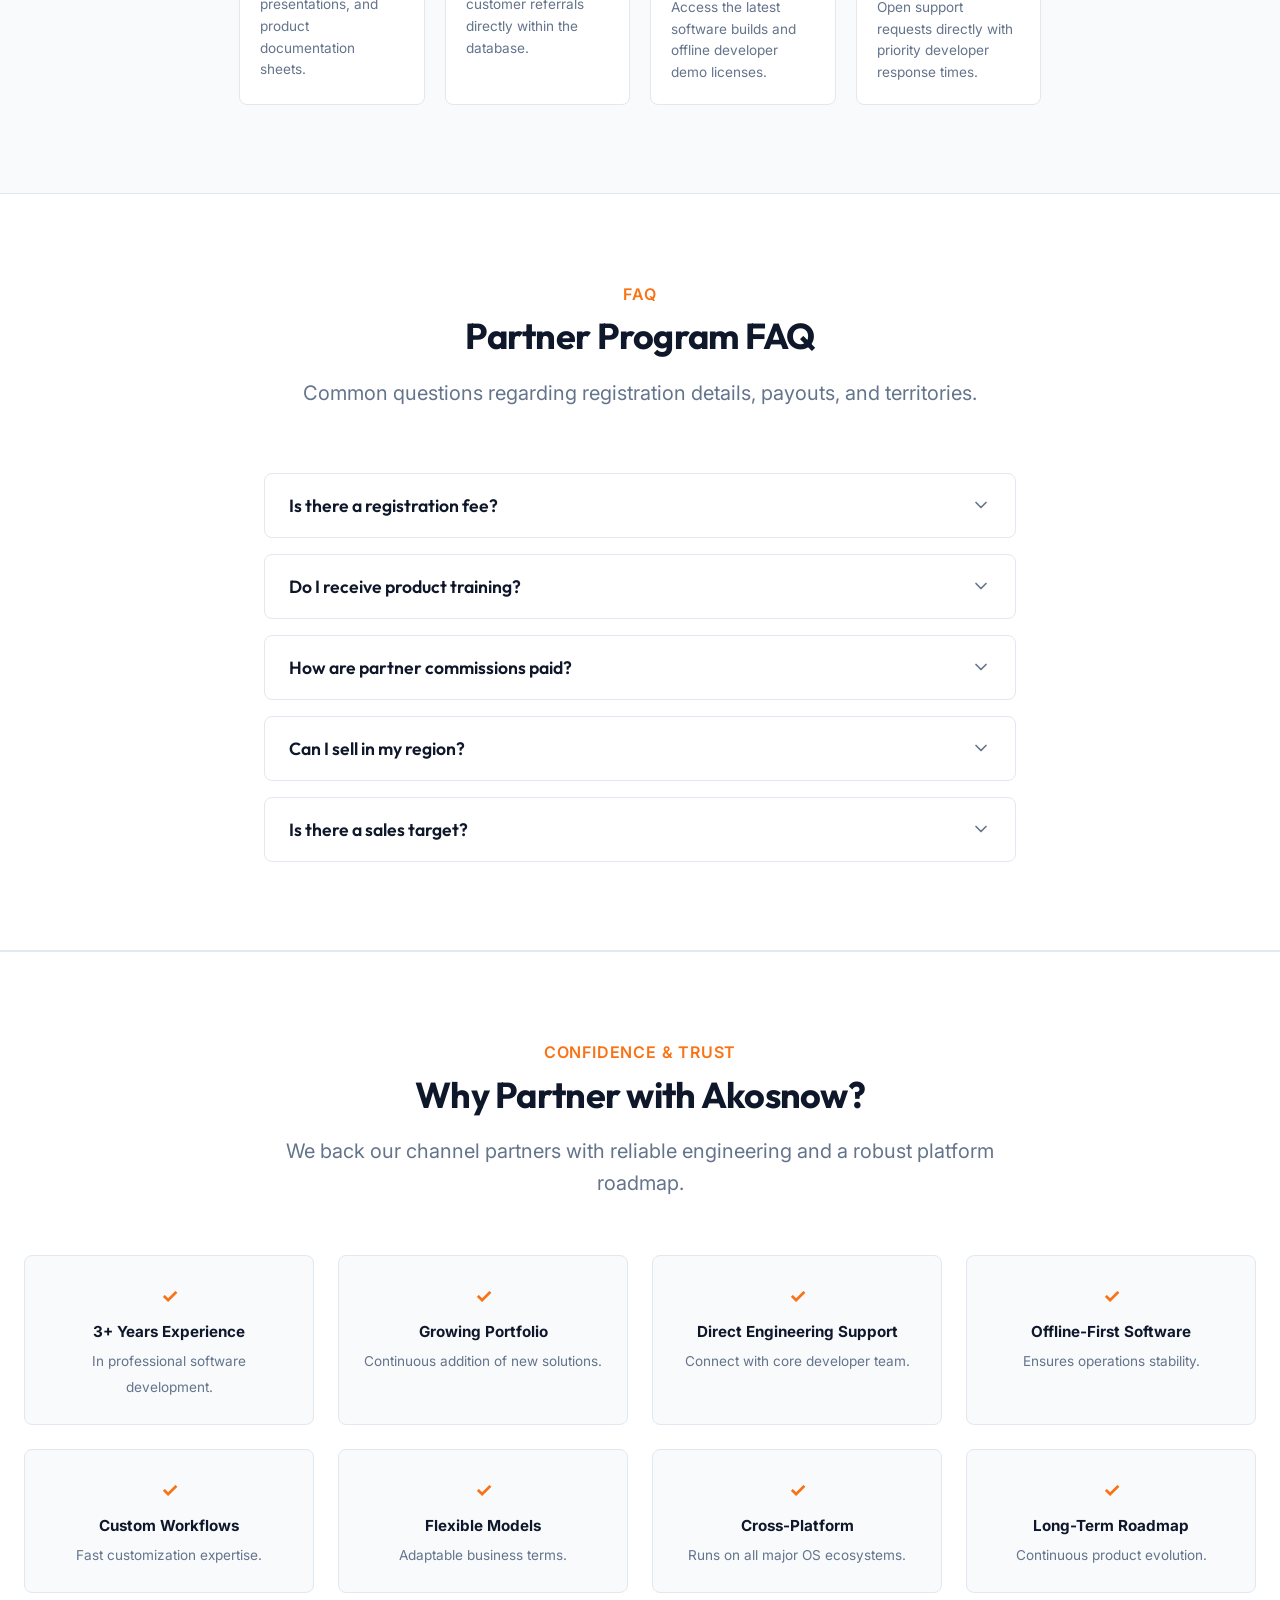
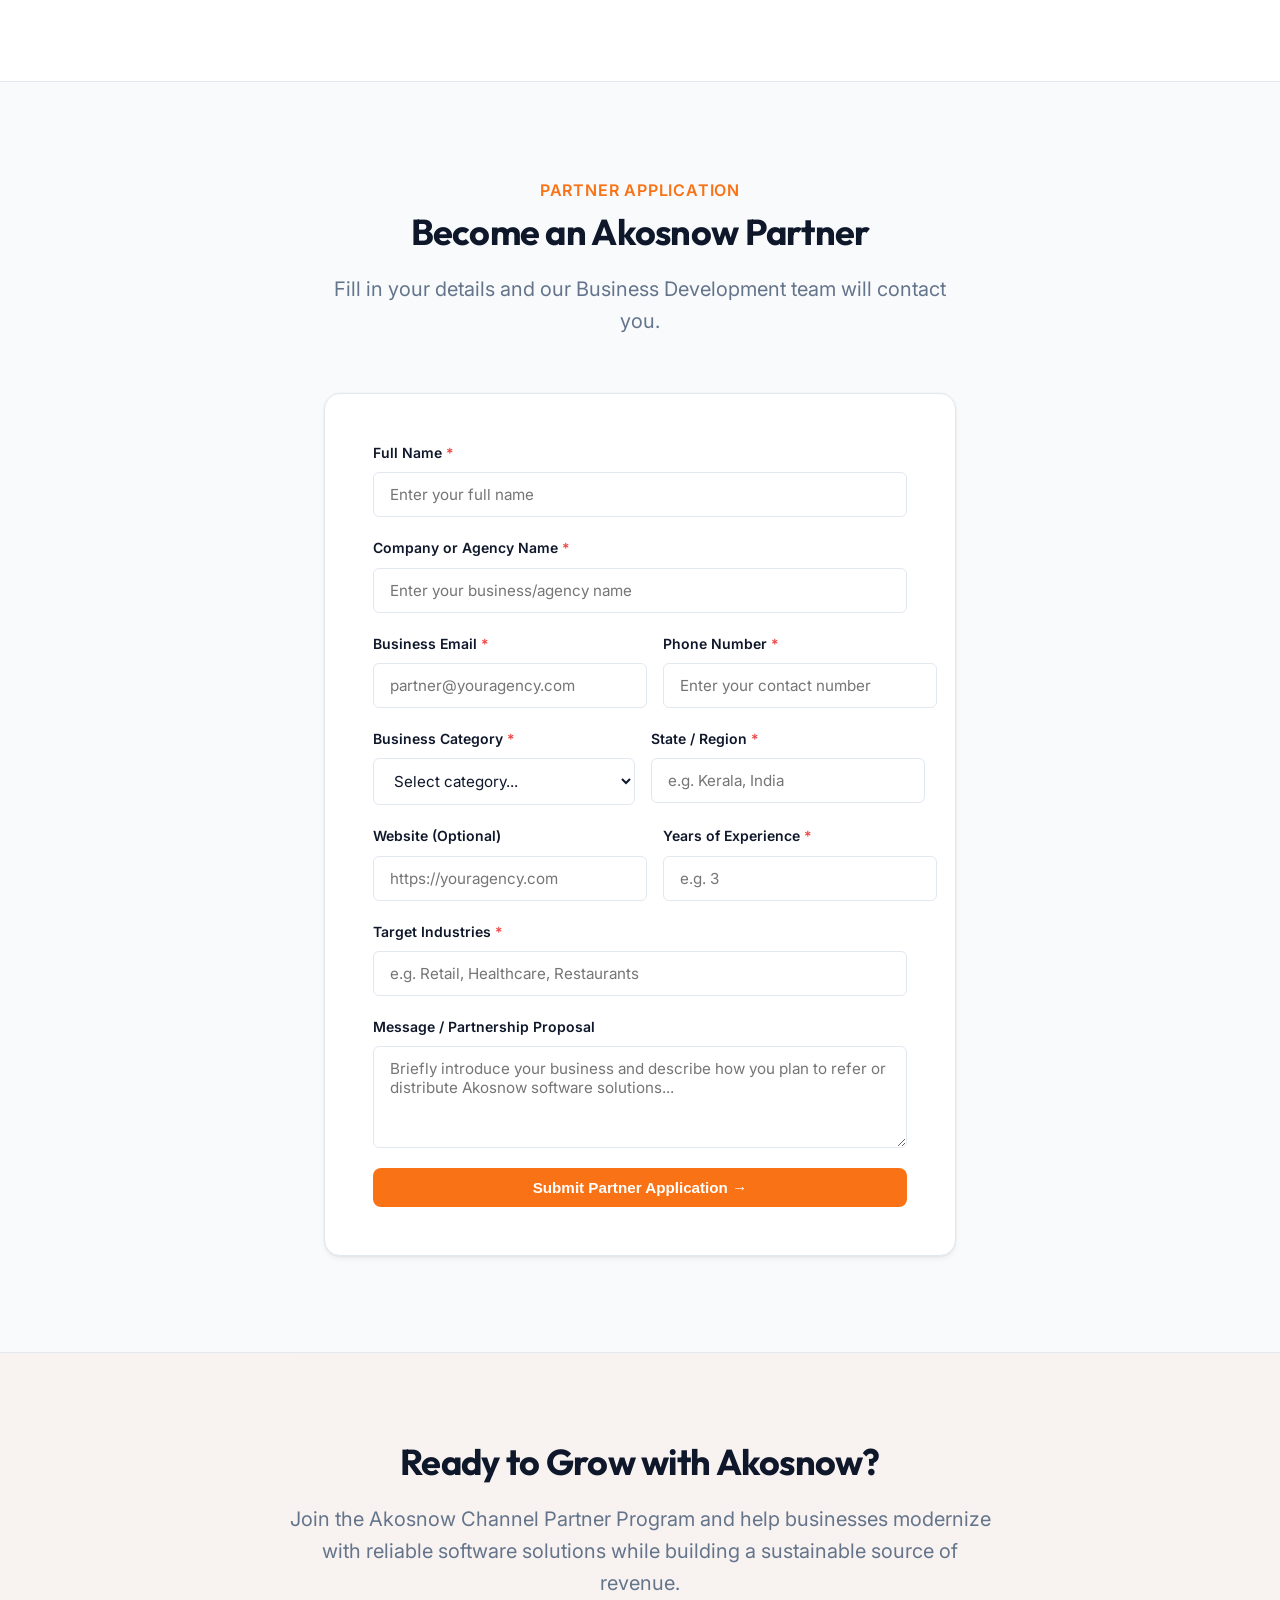
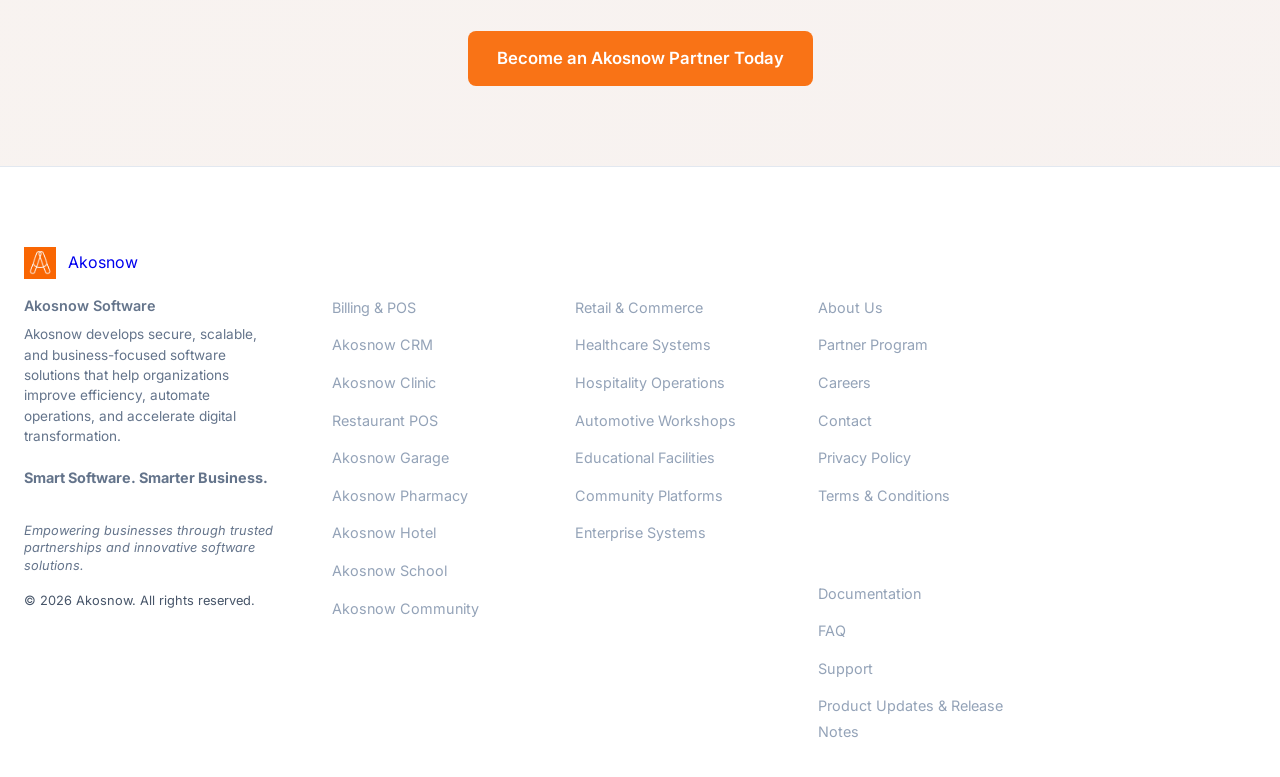
<file: akosnow website/partner.html>
<!DOCTYPE html>
<html lang="en">
<head>
  <meta charset="UTF-8">
  <meta name="viewport" content="width=device-width, initial-scale=1.0">
  <meta name="description" content="Join the Akosnow Channel Partner Program. Sell or refer modern business software and earn competitive partner commissions with direct developer support.">
  <title>Akosnow Channel Partner Program - Grow Your Business by Reselling B2B Software</title>
  
  <!-- CSS Stylesheet -->
  <link rel="stylesheet" href="styles.css?v=2">
  
  <!-- Google Fonts -->
  <link rel="preconnect" href="https://fonts.googleapis.com">
  <link rel="preconnect" href="https://fonts.gstatic.com" crossorigin>
  <link href="https://fonts.googleapis.com/css2?family=Inter:wght@400;500;600;700;800&family=Outfit:wght@400;600;700;800&display=swap" rel="stylesheet">
  
  <link rel="canonical" href="https://qsecurex.space/akosnow%20website/partner.html">
  
  <!-- Page Favicon Logo -->
  <link rel="icon" type="image/png" href="icons/logo2.png">
  <link rel="apple-touch-icon" href="icons/logo2.png">
  
  <!-- Open Graph / Facebook -->
  <meta property="og:type" content="website">
  <meta property="og:url" content="https://qsecurex.space/akosnow%20website/partner.html">
  <meta property="og:title" content="Akosnow Channel Partner Program - Grow Your Business by Reselling B2B Software">
  <meta property="og:description" content="Join the Akosnow Channel Partner Program. Refer new customers or sell modern business software and earn competitive partner commissions with direct developer support.">
  <meta property="og:image" content="https://qsecurex.space/akosnow%20website/assets/akosnow_hero.png">
  
  <!-- Twitter -->
  <meta property="twitter:card" content="summary_large_image">
  <meta property="twitter:url" content="https://qsecurex.space/akosnow%20website/partner.html">
  <meta property="twitter:title" content="Akosnow Channel Partner Program - Grow Your Business by Reselling B2B Software">
  <meta property="twitter:description" content="Join the Akosnow Channel Partner Program. Refer new customers or sell modern business software and earn competitive partner commissions with direct developer support.">
  <meta property="twitter:image" content="https://qsecurex.space/akosnow%20website/assets/akosnow_hero.png">

  

  <!-- Schema.org Structured Data -->
  <script type="application/ld+json">
  [
    {
      "@context": "https://schema.org",
      "@type": "BreadcrumbList",
      "itemListElement": [
        {
          "@type": "ListItem",
          "position": 1,
          "name": "Home",
          "item": "https://qsecurex.space/akosnow%20website/"
        },
        {
          "@type": "ListItem",
          "position": 2,
          "name": "Channel Partner Program",
          "item": "https://qsecurex.space/akosnow%20website/partner.html"
        }
      ]
    },
    {
      "@context": "https://schema.org",
      "@type": "FAQPage",
      "mainEntity": [
        {
          "@type": "Question",
          "name": "Is there a registration fee?",
          "acceptedAnswer": {
            "@type": "Answer",
            "text": "No, joining the Akosnow Partner Network is completely free of charge. There are no setup fees, database hosting fees, or documentation registration costs for partners."
          }
        },
        {
          "@type": "Question",
          "name": "Do I receive product training?",
          "acceptedAnswer": {
            "@type": "Answer",
            "text": "Yes. Once accepted into the network, our technical team conducts online training walkthroughs covering the POS register operations, CRM pipeline columns, database configs, and offline sync details. You will also receive print brochures and templates."
          }
        },
        {
          "@type": "Question",
          "name": "How are partner rewards paid?",
          "acceptedAnswer": {
            "@type": "Answer",
            "text": "Rewards and commissions are calculated monthly. Once a referred client's invoice payment has cleared, your percentage cut is transferred directly to your registered bank account according to the timelines in your partner contract."
          }
        },
        {
          "@type": "Question",
          "name": "Can I sell in my region?",
          "acceptedAnswer": {
            "@type": "Answer",
            "text": "Yes. Partners are authorized to refer clients and sell software systems in their primary state or geographic region. Global integration is supported, but localizing tax columns (like region GST formats) is guided directly by our systems."
          }
        },
        {
          "@type": "Question",
          "name": "Is there a sales target?",
          "acceptedAnswer": {
            "@type": "Answer",
            "text": "Registered Partners have zero minimum sales quotas. For Silver, Gold, and Enterprise classifications, we establish flexible annual quotas in exchange for higher base commission percentages and marketing allowance budgets."
          }
        }
      ]
    }
  ]
  </script>
</head>
<body class="light-theme">
  <!-- Announcement Bar -->
  <div class="announcement-bar" id="announcementBar">
    <div class="announcement-content">
      <span class="announcement-badge">PARTNER PROGRAM</span>
      <span class="announcement-text">Grow your business by delivering modern B2B SaaS solutions. Join today!</span>
    </div>
    <button class="announcement-close" id="closeAnnouncement" aria-label="Close announcement">
      <svg width="16" height="16" viewBox="0 0 24 24" fill="none" stroke="currentColor" stroke-width="2" stroke-linecap="round" stroke-linejoin="round"><line x1="18" y1="6" x2="6" y2="18"></line><line x1="6" y1="6" x2="18" y2="18"></line></svg>
    </button>
  </div>

  <!-- Main Navigation Header -->
  <header class="main-header" id="mainHeader">
    <div class="nav-container">
      <a href="index.html" class="brand-logo" aria-label="Akosnow Home">
        <img src="icons/logo2.png" alt="Akosnow Logo" class="logo-icon" style="width: 2.25rem; height: 2.25rem; object-fit: contain;">
        <span class="brand-name">Akosnow</span>
      </a>

      <!-- Desktop Navigation Menu -->
      <nav class="nav-menu" id="navMenu">
        <ul class="nav-list">
          <li><a href="index.html" class="nav-link">Home</a></li>
          <li><a href="index.html#products" class="nav-link">Products</a></li>
          <li><a href="index.html#solutions" class="nav-link">Solutions</a></li>
          <li><a href="partner.html" class="nav-link active">Partner</a></li>
          <li><a href="msge.html" class="nav-link">MSGE App</a></li>
          <li><a href="integrations.html" class="nav-link">Integrations</a></li>
          <li><a href="developer.html" class="nav-link">Developer</a></li>
          <li><a href="index.html#contact" class="nav-link">Contact</a></li>
        </ul>
      </nav>

      <!-- Action Toggles -->
      <div class="nav-actions">
        <!-- Theme Toggle -->
        <button class="theme-toggle-btn" id="themeToggle" aria-label="Toggle dark/light theme">
          <!-- Light Icon -->
          <svg class="sun-icon" width="20" height="20" viewBox="0 0 24 24" fill="none" stroke="currentColor" stroke-width="2" stroke-linecap="round" stroke-linejoin="round">
            <circle cx="12" cy="12" r="5"></circle>
            <line x1="12" y1="1" x2="12" y2="3"></line>
            <line x1="12" y1="21" x2="12" y2="23"></line>
            <line x1="4.22" y1="4.22" x2="5.64" y2="5.64"></line>
            <line x1="18.36" y1="18.36" x2="19.78" y2="19.78"></line>
            <line x1="1" y1="12" x2="3" y2="12"></line>
            <line x1="21" y1="12" x2="23" y2="12"></line>
            <line x1="4.22" y1="19.78" x2="5.64" y2="18.36"></line>
            <line x1="18.36" y1="5.64" x2="19.78" y2="4.22"></line>
          </svg>
          <!-- Dark Icon -->
          <svg class="moon-icon" width="20" height="20" viewBox="0 0 24 24" fill="none" stroke="currentColor" stroke-width="2" stroke-linecap="round" stroke-linejoin="round">
            <path d="M21 12.79A9 9 0 1 1 11.21 3 7 7 0 0 0 21 12.79z"></path>
          </svg>
        </button>

        <a href="#apply" class="btn btn-primary nav-cta-btn">Become a Partner</a>

        <!-- Mobile Menu Toggle Hamburger -->
        <button class="mobile-hamburger" id="mobileHamburger" aria-label="Toggle navigation menu" aria-expanded="false" aria-controls="navMenu">
          <span class="hamburger-line"></span>
          <span class="hamburger-line"></span>
          <span class="hamburger-line"></span>
        </button>
      </div>
    </div>
  </header>

  <!-- Partner Hero Section -->
  <section class="hero-section" style="padding: 6.5rem 0 4.5rem 0; background: linear-gradient(135deg, rgba(249, 115, 22, 0.03) 0%, rgba(234, 88, 12, 0.03) 100%); border-bottom: 1px solid var(--border-color);">
    <div class="container" style="text-align: center; max-width: 850px;">
      <span class="hero-badge" style="background-color: var(--brand-light); color: var(--brand-dark); font-weight: 700; padding: 0.5rem 1.25rem; border-radius: 9999px; font-size: 0.85rem; text-transform: uppercase; letter-spacing: 0.05em; display: inline-block; margin-bottom: 1.5rem;">Akosnow Channel Partner Program</span>
      <h1 class="hero-title" style="font-size: 3.25rem; font-family: 'Outfit', sans-serif; font-weight: 800; line-height: 1.15; color: var(--text-primary); margin-bottom: 1.5rem;">
        Grow Your Business by Delivering Modern Software Solutions
      </h1>
      <p class="hero-description" style="font-size: 1.25rem; color: var(--text-secondary); line-height: 1.65; margin-bottom: 2.5rem; max-width: 740px; margin-left: auto; margin-right: auto;">
        Partner with Akosnow to deliver modern business software solutions across retail, healthcare, hospitality, education, cybersecurity, and enterprise industries. Expand your business through software sales, implementation, and long-term customer relationships.
      </p>
      <div style="display: inline-flex; justify-content: center; gap: 1rem; flex-wrap: wrap;">
        <a href="#apply" class="btn btn-primary btn-large">Become a Partner</a>
        <a href="index.html#products" class="btn btn-outline btn-large">Explore Products</a>
      </div>
    </div>
  </section>

  <!-- Section: Why Partner With Akosnow -->
  <section class="partner-pillars" style="padding: 6rem 0; background-color: var(--bg-primary);">
    <div class="container">
      <div style="max-width: 750px; margin: 0 auto; text-align: center; margin-bottom: 4rem;">
        <span class="section-title-helper">Strategic Partnership</span>
        <h2 class="section-title">Build Long-Term Business Success with Akosnow</h2>
        <p class="section-subtitle">We provide professional software, technical expertise, marketing resources, and direct engineering support so you can confidently serve your customers and grow your business.</p>
      </div>

      <div class="trust-badges-grid">
        <div class="trust-card">
          <div class="trust-icon-wrapper" style="background-color: rgba(249, 115, 22, 0.08); color: var(--brand-primary); font-size: 1.75rem; margin-bottom: 1.25rem; display: flex; align-items: center; justify-content: center; width: 3rem; height: 3rem; border-radius: 0.5rem;">💰</div>
          <h3>Competitive Commission Structure</h3>
          <p style="margin-bottom: 0.75rem;">Earn competitive commissions on successful software sales, support plans, and customization setups:</p>
          <ul style="list-style: none; padding: 0; margin: 0; font-size: 0.85rem; color: var(--text-secondary); display: flex; flex-direction: column; gap: 0.25rem; text-align: left;">
            <li>• Referral Commissions</li>
            <li>• Reseller Discounts</li>
            <li>• Project-Based Incentives</li>
            <li>• Custom Development Revenue</li>
          </ul>
        </div>

        <div class="trust-card">
          <div class="trust-icon-wrapper" style="background-color: rgba(249, 115, 22, 0.08); color: var(--brand-primary); font-size: 1.75rem; margin-bottom: 1.25rem; display: flex; align-items: center; justify-content: center; width: 3rem; height: 3rem; border-radius: 0.5rem;">🛠️</div>
          <h3>Direct Engineering Support</h3>
          <p>Our development team assists with software installation, printer setup, barcode configuration, data migration, custom workflows, and technical support.</p>
        </div>

        <div class="trust-card">
          <div class="trust-icon-wrapper" style="background-color: rgba(249, 115, 22, 0.08); color: var(--brand-primary); font-size: 1.75rem; margin-bottom: 1.25rem; display: flex; align-items: center; justify-content: center; width: 3rem; height: 3rem; border-radius: 0.5rem;">📚</div>
          <h3>Sales & Marketing Resources</h3>
          <p>Receive product brochures, demonstrations, feature presentations, training materials, proposal templates, and technical documentation.</p>
        </div>

        <div class="trust-card">
          <div class="trust-icon-wrapper" style="background-color: rgba(249, 115, 22, 0.08); color: var(--brand-primary); font-size: 1.75rem; margin-bottom: 1.25rem; display: flex; align-items: center; justify-content: center; width: 3rem; height: 3rem; border-radius: 0.5rem;">🚀</div>
          <h3>Growing Product Portfolio</h3>
          <p>Offer a complete suite of business software covering retail, healthcare, hospitality, education, communities, cybersecurity, and enterprise solutions.</p>
        </div>
      </div>
    </div>
  </section>

  <!-- Section: Audience and Benefits Split Grid -->
  <section class="partner-details" style="padding: 6rem 0; background-color: var(--bg-secondary); border-top: 1px solid var(--border-color); border-bottom: 1px solid var(--border-color);">
    <div class="container">
      <div class="partner-grid">
        <!-- Column 1: Ideal Partners -->
        <div>
          <h2 class="section-title" style="margin-bottom: 1rem; text-align: left;">Who Can Become a Partner?</h2>
          <p style="color: var(--text-secondary); line-height: 1.6; margin-bottom: 2rem; font-size: 1.05rem;">
            We welcome professionals and organizations looking to expand their software business.
          </p>
          
          <h4 style="margin-bottom: 1rem; color: var(--text-primary); font-size: 1.1rem;">Ideal Partners Include:</h4>
          <div style="display: grid; grid-template-columns: 1fr 1fr; gap: 0.75rem; margin-bottom: 2rem;">
            <div style="display: flex; gap: 0.5rem; align-items: center; color: var(--text-secondary); font-weight: 500; font-size: 0.95rem;">
              <span style="color: var(--brand-primary); font-weight: bold;">✔</span> IT Companies
            </div>
            <div style="display: flex; gap: 0.5rem; align-items: center; color: var(--text-secondary); font-weight: 500; font-size: 0.95rem;">
              <span style="color: var(--brand-primary); font-weight: bold;">✔</span> Computer Dealers
            </div>
            <div style="display: flex; gap: 0.5rem; align-items: center; color: var(--text-secondary); font-weight: 500; font-size: 0.95rem;">
              <span style="color: var(--brand-primary); font-weight: bold;">✔</span> Software Consultants
            </div>
            <div style="display: flex; gap: 0.5rem; align-items: center; color: var(--text-secondary); font-weight: 500; font-size: 0.95rem;">
              <span style="color: var(--brand-primary); font-weight: bold;">✔</span> Freelance Developers
            </div>
            <div style="display: flex; gap: 0.5rem; align-items: center; color: var(--text-secondary); font-weight: 500; font-size: 0.95rem;">
              <span style="color: var(--brand-primary); font-weight: bold;">✔</span> Digital Agencies
            </div>
            <div style="display: flex; gap: 0.5rem; align-items: center; color: var(--text-secondary); font-weight: 500; font-size: 0.95rem;">
              <span style="color: var(--brand-primary); font-weight: bold;">✔</span> GST & Tax Consultants
            </div>
            <div style="display: flex; gap: 0.5rem; align-items: center; color: var(--text-secondary); font-weight: 500; font-size: 0.95rem;">
              <span style="color: var(--brand-primary); font-weight: bold;">✔</span> Business Consultants
            </div>
            <div style="display: flex; gap: 0.5rem; align-items: center; color: var(--text-secondary); font-weight: 500; font-size: 0.95rem;">
              <span style="color: var(--brand-primary); font-weight: bold;">✔</span> System Integrators
            </div>
            <div style="display: flex; gap: 0.5rem; align-items: center; color: var(--text-secondary); font-weight: 500; font-size: 0.95rem;">
              <span style="color: var(--brand-primary); font-weight: bold;">✔</span> Hardware & POS Dealers
            </div>
            <div style="display: flex; gap: 0.5rem; align-items: center; color: var(--text-secondary); font-weight: 500; font-size: 0.95rem;">
              <span style="color: var(--brand-primary); font-weight: bold;">✔</span> Technology Service Providers
            </div>
            <div style="display: flex; gap: 0.5rem; align-items: center; color: var(--text-secondary); font-weight: 500; font-size: 0.95rem;">
              <span style="color: var(--brand-primary); font-weight: bold;">✔</span> ERP Consultants
            </div>
            <div style="display: flex; gap: 0.5rem; align-items: center; color: var(--text-secondary); font-weight: 500; font-size: 0.95rem;">
              <span style="color: var(--brand-primary); font-weight: bold;">✔</span> Training Institutes
            </div>
            <div style="display: flex; gap: 0.5rem; align-items: center; color: var(--text-secondary); font-weight: 500; font-size: 0.95rem;">
              <span style="color: var(--brand-primary); font-weight: bold;">✔</span> Managed Service Providers (MSPs)
            </div>
            <div style="display: flex; gap: 0.5rem; align-items: center; color: var(--text-secondary); font-weight: 500; font-size: 0.95rem;">
              <span style="color: var(--brand-primary); font-weight: bold;">✔</span> Cloud Solution Providers
            </div>
            <div style="display: flex; gap: 0.5rem; align-items: center; color: var(--text-secondary); font-weight: 500; font-size: 0.95rem;">
              <span style="color: var(--brand-primary); font-weight: bold;">✔</span> Startup Incubators
            </div>
            <div style="display: flex; gap: 0.5rem; align-items: center; color: var(--text-secondary); font-weight: 500; font-size: 0.95rem;">
              <span style="color: var(--brand-primary); font-weight: bold;">✔</span> Value-Added Resellers (VARs)
            </div>
          </div>
        </div>

        <!-- Column 2: Partner Benefits -->
        <div>
          <h2 class="section-title" style="margin-bottom: 1rem; text-align: left;">Partner Benefits</h2>
          <p style="color: var(--text-secondary); line-height: 1.6; margin-bottom: 2rem; font-size: 1.05rem;">
            Gain structured access to features designed to support your clients and establish consistent income channels.
          </p>
          
          <div style="display: grid; grid-template-columns: 1fr; gap: 0.75rem;">
            <div style="display: flex; gap: 0.75rem; align-items: center; color: var(--text-secondary); font-size: 0.95rem;">
              <span style="color: var(--brand-primary); font-weight: bold; font-size: 1.1rem;">✔</span> Attractive Commission Plans
            </div>
            <div style="display: flex; gap: 0.75rem; align-items: center; color: var(--text-secondary); font-size: 0.95rem;">
              <span style="color: var(--brand-primary); font-weight: bold; font-size: 1.1rem;">✔</span> Dedicated Technical Support
            </div>
            <div style="display: flex; gap: 0.75rem; align-items: center; color: var(--text-secondary); font-size: 0.95rem;">
              <span style="color: var(--brand-primary); font-weight: bold; font-size: 1.1rem;">✔</span> Product Demonstrations
            </div>
            <div style="display: flex; gap: 0.75rem; align-items: center; color: var(--text-secondary); font-size: 0.95rem;">
              <span style="color: var(--brand-primary); font-weight: bold; font-size: 1.1rem;">✔</span> Customer Implementation Assistance
            </div>
            <div style="display: flex; gap: 0.75rem; align-items: center; color: var(--text-secondary); font-size: 0.95rem;">
              <span style="color: var(--brand-primary); font-weight: bold; font-size: 1.1rem;">✔</span> Marketing Resources & Brochures
            </div>
            <div style="display: flex; gap: 0.75rem; align-items: center; color: var(--text-secondary); font-size: 0.95rem;">
              <span style="color: var(--brand-primary); font-weight: bold; font-size: 1.1rem;">✔</span> Sales Training
            </div>
            <div style="display: flex; gap: 0.75rem; align-items: center; color: var(--text-secondary); font-size: 0.95rem;">
              <span style="color: var(--brand-primary); font-weight: bold; font-size: 1.1rem;">✔</span> Product Updates & Release Notes
            </div>
            <div style="display: flex; gap: 0.75rem; align-items: center; color: var(--text-secondary); font-size: 0.95rem;">
              <span style="color: var(--brand-primary); font-weight: bold; font-size: 1.1rem;">✔</span> Custom Development Opportunities
            </div>
            <div style="display: flex; gap: 0.75rem; align-items: center; color: var(--text-secondary); font-size: 0.95rem;">
              <span style="color: var(--brand-primary); font-weight: bold; font-size: 1.1rem;">✔</span> Business Growth Support
            </div>
            <div style="display: flex; gap: 0.75rem; align-items: center; color: var(--text-secondary); font-size: 0.95rem;">
              <span style="color: var(--brand-primary); font-weight: bold; font-size: 1.1rem;">✔</span> Long-Term Partnership
            </div>
          </div>
        </div>
      </div>
    </div>
  </section>

  <!-- Section: Products Offered and How it Works -->
  <section class="partner-products-process" style="padding: 6rem 0; background-color: var(--bg-primary);">
    <div class="container" style="display: grid; grid-template-columns: 0.9fr 1.1fr; gap: 4rem; align-items: start;">
      
      <!-- Products you can offer list -->
      <div>
        <h2 class="section-title" style="text-align: left; margin-bottom: 1.5rem;">Products You Can Offer</h2>
        <p style="color: var(--text-secondary); margin-bottom: 2rem; line-height: 1.6;">Our software portfolio is built to cover industry sectors completely out of the box, with high speeds and custom workflows adjustments:</p>
        
        <ul style="list-style: none; padding: 0; margin: 0; display: grid; grid-template-columns: 1fr; gap: 0.75rem;">
          <li style="padding: 0.75rem 1rem; background-color: var(--bg-secondary); border: 1px solid var(--border-color); border-radius: 0.5rem; color: var(--text-primary); font-weight: 600;">• Akosnow Billing & POS</li>
          <li style="padding: 0.75rem 1rem; background-color: var(--bg-secondary); border: 1px solid var(--border-color); border-radius: 0.5rem; color: var(--text-primary); font-weight: 600;">• Akosnow CRM</li>
          <li style="padding: 0.75rem 1rem; background-color: var(--bg-secondary); border: 1px solid var(--border-color); border-radius: 0.5rem; color: var(--text-primary); font-weight: 600;">• Akosnow Clinic</li>
          <li style="padding: 0.75rem 1rem; background-color: var(--bg-secondary); border: 1px solid var(--border-color); border-radius: 0.5rem; color: var(--text-primary); font-weight: 600;">• Akosnow Restaurant</li>
          <li style="padding: 0.75rem 1rem; background-color: var(--bg-secondary); border: 1px solid var(--border-color); border-radius: 0.5rem; color: var(--text-primary); font-weight: 600;">• Akosnow Pharmacy</li>
          <li style="padding: 0.75rem 1rem; background-color: var(--bg-secondary); border: 1px solid var(--border-color); border-radius: 0.5rem; color: var(--text-primary); font-weight: 600;">• Akosnow Hotel</li>
          <li style="padding: 0.75rem 1rem; background-color: var(--bg-secondary); border: 1px solid var(--border-color); border-radius: 0.5rem; color: var(--text-primary); font-weight: 600;">• Akosnow Garage</li>
          <li style="padding: 0.75rem 1rem; background-color: var(--bg-secondary); border: 1px solid var(--border-color); border-radius: 0.5rem; color: var(--text-primary); font-weight: 600;">• Akosnow School</li>
          <li style="padding: 0.75rem 1rem; background-color: var(--bg-secondary); border: 1px solid var(--border-color); border-radius: 0.5rem; color: var(--text-primary); font-weight: 600;">• Akosnow Community</li>
          <li style="padding: 0.75rem 1rem; background-color: var(--bg-secondary); border: 1px solid var(--border-color); border-radius: 0.5rem; color: var(--text-primary); font-weight: 600;">• Akosnow MSGE</li>
          <li style="padding: 0.75rem 1rem; background-color: var(--bg-secondary); border: 1px solid var(--border-color); border-radius: 0.5rem; color: var(--text-primary); font-weight: 600;">• QSecureX – Cybersecurity & Privacy Platform</li>
          <li style="padding: 0.75rem 1rem; background-color: var(--bg-secondary); border: 1px solid var(--border-color); border-radius: 0.5rem; color: var(--text-primary); font-weight: 600;">• Custom Software Development</li>
        </ul>
      </div>

      <!-- How it works flow timeline -->
      <div style="background-color: var(--bg-secondary); border: 1px solid var(--border-color); padding: 3rem; border-radius: 1rem;">
        <h2 class="section-title" style="text-align: left; margin-bottom: 2rem;">How It Works</h2>
        <div style="display: flex; flex-direction: column; gap: 1.75rem;">
          <div style="display: flex; gap: 1rem; align-items: start;">
            <div style="background-color: var(--brand-primary); color: white; width: 2.25rem; height: 2.25rem; border-radius: 99px; display: flex; align-items: center; justify-content: center; font-weight: 800; flex-shrink: 0; font-size: 0.95rem;">1</div>
            <div>
              <strong style="color: var(--text-primary); font-size: 1.05rem; display: block; margin-bottom: 0.15rem;">Apply</strong>
              <span style="color: var(--text-secondary); font-size: 0.95rem;">Submit your partner application.</span>
            </div>
          </div>
          
          <div style="display: flex; gap: 1rem; align-items: start;">
            <div style="background-color: var(--brand-primary); color: white; width: 2.25rem; height: 2.25rem; border-radius: 99px; display: flex; align-items: center; justify-content: center; font-weight: 800; flex-shrink: 0; font-size: 0.95rem;">2</div>
            <div>
              <strong style="color: var(--text-primary); font-size: 1.05rem; display: block; margin-bottom: 0.15rem;">Review</strong>
              <span style="color: var(--text-secondary); font-size: 0.95rem;">Our team reviews your application and discusses partnership opportunities.</span>
            </div>
          </div>

          <div style="display: flex; gap: 1rem; align-items: start;">
            <div style="background-color: var(--brand-primary); color: white; width: 2.25rem; height: 2.25rem; border-radius: 99px; display: flex; align-items: center; justify-content: center; font-weight: 800; flex-shrink: 0; font-size: 0.95rem;">3</div>
            <div>
              <strong style="color: var(--text-primary); font-size: 1.05rem; display: block; margin-bottom: 0.15rem;">Onboarding</strong>
              <span style="color: var(--text-secondary); font-size: 0.95rem;">Receive product training, sales materials, and technical guidance.</span>
            </div>
          </div>

          <div style="display: flex; gap: 1rem; align-items: start;">
            <div style="background-color: var(--brand-primary); color: white; width: 2.25rem; height: 2.25rem; border-radius: 99px; display: flex; align-items: center; justify-content: center; font-weight: 800; flex-shrink: 0; font-size: 0.95rem;">4</div>
            <div>
              <strong style="color: var(--text-primary); font-size: 1.05rem; display: block; margin-bottom: 0.15rem;">Start Selling</strong>
              <span style="color: var(--text-secondary); font-size: 0.95rem;">Refer customers or sell Akosnow solutions with support from our engineering team.</span>
            </div>
          </div>

          <div style="display: flex; gap: 1rem; align-items: start;">
            <div style="background-color: var(--brand-primary); color: white; width: 2.25rem; height: 2.25rem; border-radius: 99px; display: flex; align-items: center; justify-content: center; font-weight: 800; flex-shrink: 0; font-size: 0.95rem;">5</div>
            <div>
              <strong style="color: var(--text-primary); font-size: 1.05rem; display: block; margin-bottom: 0.15rem;">Earn Rewards</strong>
              <span style="color: var(--text-secondary); font-size: 0.95rem;">Receive commissions after successful customer deployment and payment, according to your partner agreement.</span>
            </div>
          </div>
        </div>
      </div>
    </div>
  </section>

  <!-- Section: Why Businesses Choose Akosnow -->
  <section class="businesses-choose" style="padding: 5.5rem 0; background-color: var(--bg-secondary); border-top: 1px solid var(--border-color); border-bottom: 1px solid var(--border-color);">
    <div class="container">
      <div style="max-width: 750px; margin: 0 auto; text-align: center; margin-bottom: 3.5rem;">
        <span class="section-title-helper">The Akosnow Platform</span>
        <h2 class="section-title">Why Businesses Choose Akosnow</h2>
        <p class="section-subtitle">Our core platform architecture offers clear advantages that make closing sales simple.</p>
      </div>

      <div style="display: grid; grid-template-columns: repeat(3, 1fr); gap: 1.5rem;">
        <div style="background-color: var(--bg-primary); padding: 1.5rem; border-radius: 0.5rem; border: 1px solid var(--border-color);">
          <strong style="color: var(--text-primary); display: block; margin-bottom: 0.5rem;">Modern Software Architecture</strong>
          <span style="color: var(--text-secondary); font-size: 0.9rem; line-height: 1.5; display: block;">Built on lightning-fast codebases ensuring light asset payloads and 100% stable performance.</span>
        </div>
        <div style="background-color: var(--bg-primary); padding: 1.5rem; border-radius: 0.5rem; border: 1px solid var(--border-color);">
          <strong style="color: var(--text-primary); display: block; margin-bottom: 0.5rem;">Offline-First Solutions</strong>
          <span style="color: var(--text-secondary); font-size: 0.9rem; line-height: 1.5; display: block;">Local databases run completely offline during ISP connection drops without losing register operations speed.</span>
        </div>
        <div style="background-color: var(--bg-primary); padding: 1.5rem; border-radius: 0.5rem; border: 1px solid var(--border-color);">
          <strong style="color: var(--text-primary); display: block; margin-bottom: 0.5rem;">Optional Cloud Synchronization</strong>
          <span style="color: var(--text-secondary); font-size: 0.9rem; line-height: 1.5; display: block;">Clients sync local files to secure servers automatically as soon as internet signals return.</span>
        </div>
        <div style="background-color: var(--bg-primary); padding: 1.5rem; border-radius: 0.5rem; border: 1px solid var(--border-color);">
          <strong style="color: var(--text-primary); display: block; margin-bottom: 0.5rem;">Fast Customization</strong>
          <span style="color: var(--text-secondary); font-size: 0.9rem; line-height: 1.5; display: block;">Adapting dashboard configurations and workflows outputs is done directly by Akosnow developers.</span>
        </div>
        <div style="background-color: var(--bg-primary); padding: 1.5rem; border-radius: 0.5rem; border: 1px solid var(--border-color);">
          <strong style="color: var(--text-primary); display: block; margin-bottom: 0.5rem;">Cross-Platform Applications</strong>
          <span style="color: var(--text-secondary); font-size: 0.9rem; line-height: 1.5; display: block;">Our software performs across browsers, Windows desktops, macOS, Linux, and mobile interfaces.</span>
        </div>
        <div style="background-color: var(--bg-primary); padding: 1.5rem; border-radius: 0.5rem; border: 1px solid var(--border-color);">
          <strong style="color: var(--text-primary); display: block; margin-bottom: 0.5rem;">Direct Developer Support</strong>
          <span style="color: var(--text-secondary); font-size: 0.9rem; line-height: 1.5; display: block;">Zero ticketing lines queue wait. Resolve integration challenges directly with our systems engineers.</span>
        </div>
        <div style="background-color: var(--bg-primary); padding: 1.5rem; border-radius: 0.5rem; border: 1px solid var(--border-color);">
          <strong style="color: var(--text-primary); display: block; margin-bottom: 0.5rem;">Affordable Pricing</strong>
          <span style="color: var(--text-secondary); font-size: 0.9rem; line-height: 1.5; display: block;">Highly cost-effective license programs matching small shops up to corporate branches budgets.</span>
        </div>
        <div style="background-color: var(--bg-primary); padding: 1.5rem; border-radius: 0.5rem; border: 1px solid var(--border-color);">
          <strong style="color: var(--text-primary); display: block; margin-bottom: 0.5rem;">Secure Business Software</strong>
          <span style="color: var(--text-secondary); font-size: 0.9rem; line-height: 1.5; display: block;">Role validation control and encrypted local database folders guarantee data custody.</span>
        </div>
        <div style="background-color: var(--bg-primary); padding: 1.5rem; border-radius: 0.5rem; border: 1px solid var(--border-color);">
          <strong style="color: var(--text-primary); display: block; margin-bottom: 0.5rem;">Continuous Product Development</strong>
          <span style="color: var(--text-secondary); font-size: 0.9rem; line-height: 1.5; display: block;">Our team constantly updates features and code versions to optimize workflows.</span>
        </div>
      </div>
    </div>
  </section>

  <!-- Section: Why Customers Choose Akosnow Partners -->
  <section class="buy-from-partners" style="padding: 5.5rem 0; background-color: var(--bg-primary); border-bottom: 1px solid var(--border-color);">
    <div class="container">
      <div style="max-width: 750px; margin: 0 auto; text-align: center; margin-bottom: 3.5rem;">
        <span class="section-title-helper">Customer Value</span>
        <h2 class="section-title">Why Customers Choose Akosnow Partners</h2>
        <p class="section-subtitle">Local partners add immense value that helps businesses modernize with absolute confidence.</p>
      </div>

      <div style="display: grid; grid-template-columns: repeat(3, 1fr); gap: 1.5rem;">
        <div style="background-color: var(--bg-secondary); padding: 1.5rem; border-radius: 0.5rem; border: 1px solid var(--border-color);">
          <strong style="color: var(--text-primary); display: block; margin-bottom: 0.5rem;">Personalized software recommendations</strong>
          <span style="color: var(--text-secondary); font-size: 0.9rem; line-height: 1.5; display: block;">Local partners evaluate unique customer constraints and recommend customized software packages.</span>
        </div>
        <div style="background-color: var(--bg-secondary); padding: 1.5rem; border-radius: 0.5rem; border: 1px solid var(--border-color);">
          <strong style="color: var(--text-primary); display: block; margin-bottom: 0.5rem;">Local implementation assistance</strong>
          <span style="color: var(--text-secondary); font-size: 0.9rem; line-height: 1.5; display: block;">Hands-on assistance configuring local registries, network links, thermal printers, and scanners.</span>
        </div>
        <div style="background-color: var(--bg-secondary); padding: 1.5rem; border-radius: 0.5rem; border: 1px solid var(--border-color);">
          <strong style="color: var(--text-primary); display: block; margin-bottom: 0.5rem;">Faster deployment</strong>
          <span style="color: var(--text-secondary); font-size: 0.9rem; line-height: 1.5; display: block;">Accelerated onboarding, configuration setups, and live training that minimizes business disruptions.</span>
        </div>
        <div style="background-color: var(--bg-secondary); padding: 1.5rem; border-radius: 0.5rem; border: 1px solid var(--border-color);">
          <strong style="color: var(--text-primary); display: block; margin-bottom: 0.5rem;">Ongoing technical support</strong>
          <span style="color: var(--text-secondary); font-size: 0.9rem; line-height: 1.5; display: block;">Reliable local contact points to handle daily questions and keep software systems operational.</span>
        </div>
        <div style="background-color: var(--bg-secondary); padding: 1.5rem; border-radius: 0.5rem; border: 1px solid var(--border-color);">
          <strong style="color: var(--text-primary); display: block; margin-bottom: 0.5rem;">Custom software solutions</strong>
          <span style="color: var(--text-secondary); font-size: 0.9rem; line-height: 1.5; display: block;">Partners act as direct links to help configure bespoke features matching specific local regulations.</span>
        </div>
        <div style="background-color: var(--bg-secondary); padding: 1.5rem; border-radius: 0.5rem; border: 1px solid var(--border-color);">
          <strong style="color: var(--text-primary); display: block; margin-bottom: 0.5rem;">Trusted local business relationships</strong>
          <span style="color: var(--text-secondary); font-size: 0.9rem; line-height: 1.5; display: block;">Serving businesses through transparent partnerships built on local proximity and accountability.</span>
        </div>
      </div>
    </div>
  </section>

  <!-- Section: Partner Levels Tiers -->
  <section class="partner-tiers" style="padding: 6rem 0; background-color: var(--bg-secondary); border-bottom: 1px solid var(--border-color);">
    <div class="container">
      <div style="max-width: 750px; margin: 0 auto; text-align: center; margin-bottom: 4.5rem;">
        <span class="section-title-helper">Partner Classification</span>
        <h2 class="section-title">Reseller & Partner Tiers</h2>
        <p class="section-subtitle">We categorize partnerships to support different scales of engagement and goals.</p>
      </div>

      <div style="display: grid; grid-template-columns: repeat(4, 1fr); gap: 1.5rem;">
        <!-- Tier 1 -->
        <div class="trust-card" style="display: flex; flex-direction: column; justify-content: space-between; border-color: var(--border-color); background-color: var(--bg-primary);">
          <div>
            <span style="font-size: 0.75rem; color: var(--text-secondary); font-weight: 700; text-transform: uppercase; letter-spacing: 0.05em; display: block; margin-bottom: 0.5rem;">Tier 01</span>
            <h3 style="font-size: 1.25rem; color: var(--text-primary); margin-bottom: 0.75rem;">Registered Partner</h3>
            <p style="font-size: 0.85rem; color: var(--text-secondary); line-height: 1.5; margin-bottom: 1.5rem;">Ideal for tax advisors, digital marketing agencies, or consultants introducing client leads. Focuses on simple referral structures with zero sales targets.</p>
          </div>
          <span style="color: var(--brand-primary); font-weight: 700; font-size: 0.9rem;">Referral Base Commission</span>
        </div>

        <!-- Tier 2 -->
        <div class="trust-card" style="display: flex; flex-direction: column; justify-content: space-between; border-color: var(--border-color); background-color: var(--bg-primary);">
          <div>
            <span style="font-size: 0.75rem; color: var(--text-secondary); font-weight: 700; text-transform: uppercase; letter-spacing: 0.05em; display: block; margin-bottom: 0.5rem;">Tier 02</span>
            <h3 style="font-size: 1.25rem; color: var(--text-primary); margin-bottom: 0.75rem;">Silver Partner</h3>
            <p style="font-size: 0.85rem; color: var(--text-secondary); line-height: 1.5; margin-bottom: 1.5rem;">Perfect for local software consultants or POS hardware technicians. Includes technical training and direct engineering onboarding help.</p>
          </div>
          <span style="color: var(--brand-primary); font-weight: 700; font-size: 0.9rem;">Enabled Reseller Scale</span>
        </div>

        <!-- Tier 3 -->
        <div class="trust-card" style="display: flex; flex-direction: column; justify-content: space-between; border-color: var(--brand-primary); box-shadow: 0 4px 20px rgba(249, 115, 22, 0.05); background-color: var(--bg-primary);">
          <div>
            <span style="font-size: 0.75rem; color: var(--brand-primary); font-weight: 700; text-transform: uppercase; letter-spacing: 0.05em; display: block; margin-bottom: 0.5rem;">Tier 03 • Popular</span>
            <h3 style="font-size: 1.25rem; color: var(--text-primary); margin-bottom: 0.75rem;">Gold Partner</h3>
            <p style="font-size: 0.85rem; color: var(--text-secondary); line-height: 1.5; margin-bottom: 1.5rem;">Geared for IT firms and system integrators with recurring monthly orders. Offers higher commission scales and priority access to the Akosnow engineering team.</p>
          </div>
          <span style="color: var(--brand-primary); font-weight: 700; font-size: 0.9rem;">Preferred Partner Tiers</span>
        </div>

        <!-- Tier 4 -->
        <div class="trust-card" style="display: flex; flex-direction: column; justify-content: space-between; border-color: var(--border-color); background-color: var(--bg-primary);">
          <div>
            <span style="font-size: 0.75rem; color: var(--text-secondary); font-weight: 700; text-transform: uppercase; letter-spacing: 0.05em; display: block; margin-bottom: 0.5rem;">Tier 04</span>
            <h3 style="font-size: 1.25rem; color: var(--text-primary); margin-bottom: 0.75rem;">Enterprise Partner</h3>
            <p style="font-size: 0.85rem; color: var(--text-secondary); line-height: 1.25; margin-bottom: 1.25rem; display: block;">Designed for regional tech distributors with high sales capacities.</p>
            <ul style="list-style: none; padding: 0; margin: 0 0 1.5rem 0; font-size: 0.8rem; color: var(--text-secondary); display: flex; flex-direction: column; gap: 0.4rem;">
              <li>• White-label opportunities (where available)</li>
              <li>• Dedicated account management</li>
              <li>• Enterprise pricing</li>
              <li>• Priority engineering support</li>
            </ul>
          </div>
          <span style="color: var(--brand-primary); font-weight: 700; font-size: 0.9rem;">Maximum Volume Scale</span>
        </div>
      </div>
    </div>
  </section>

  <!-- Section: Partner Portal Teaser (Coming Soon) -->
  <section class="partner-portal-teaser" style="padding: 5.5rem 0; background-color: var(--bg-primary); border-bottom: 1px solid var(--border-color); text-align: center;">
    <div class="container" style="max-width: 850px;">
      <span class="section-title-helper">Planned Feature • Coming Soon</span>
      <h2 class="section-title">Upcoming Akosnow Partner Portal</h2>
      <p class="section-subtitle" style="margin-bottom: 3rem;">We are building a dedicated digital environment to give our channel partners full access to operational tools:</p>
      
      <div style="display: grid; grid-template-columns: repeat(4, 1fr); gap: 1.25rem; margin-bottom: 1.25rem;">
        <div style="background-color: var(--bg-secondary); padding: 1.25rem; border-radius: 0.5rem; border: 1px solid var(--border-color); text-align: left;">
          <strong style="color: var(--text-primary); display: block; margin-bottom: 0.25rem; font-size: 0.95rem;">• Partner Dashboard</strong>
          <span style="color: var(--text-secondary); font-size: 0.85rem; display: block;">Centralized overview of your partner status, sales, and analytics.</span>
        </div>
        <div style="background-color: var(--bg-secondary); padding: 1.25rem; border-radius: 0.5rem; border: 1px solid var(--border-color); text-align: left;">
          <strong style="color: var(--text-primary); display: block; margin-bottom: 0.25rem; font-size: 0.95rem;">• Training Videos</strong>
          <span style="color: var(--text-secondary); font-size: 0.85rem; display: block;">Step-by-step product walkthroughs and sales training guides.</span>
        </div>
        <div style="background-color: var(--bg-secondary); padding: 1.25rem; border-radius: 0.5rem; border: 1px solid var(--border-color); text-align: left;">
          <strong style="color: var(--text-primary); display: block; margin-bottom: 0.25rem; font-size: 0.95rem;">• Download Center</strong>
          <span style="color: var(--text-secondary); font-size: 0.85rem; display: block;">Access marketing materials, product logos, and design guides.</span>
        </div>
        <div style="background-color: var(--bg-secondary); padding: 1.25rem; border-radius: 0.5rem; border: 1px solid var(--border-color); text-align: left;">
          <strong style="color: var(--text-primary); display: block; margin-bottom: 0.25rem; font-size: 0.95rem;">• Product Roadmaps</strong>
          <span style="color: var(--text-secondary); font-size: 0.85rem; display: block;">Get early insights into upcoming releases and technical specs.</span>
        </div>
      </div>
      
      <div style="display: grid; grid-template-columns: repeat(4, 1fr); gap: 1.25rem;">
        <div style="background-color: var(--bg-secondary); padding: 1.25rem; border-radius: 0.5rem; border: 1px solid var(--border-color); text-align: left;">
          <strong style="color: var(--text-primary); display: block; margin-bottom: 0.25rem; font-size: 0.95rem;">• Marketing Assets</strong>
          <span style="color: var(--text-secondary); font-size: 0.85rem; display: block;">Download brochures, presentations, and product documentation sheets.</span>
        </div>
        <div style="background-color: var(--bg-secondary); padding: 1.25rem; border-radius: 0.5rem; border: 1px solid var(--border-color); text-align: left;">
          <strong style="color: var(--text-primary); display: block; margin-bottom: 0.25rem; font-size: 0.95rem;">• Lead Registration</strong>
          <span style="color: var(--text-secondary); font-size: 0.85rem; display: block;">Submit and track customer referrals directly within the database.</span>
        </div>
        <div style="background-color: var(--bg-secondary); padding: 1.25rem; border-radius: 0.5rem; border: 1px solid var(--border-color); text-align: left;">
          <strong style="color: var(--text-primary); display: block; margin-bottom: 0.25rem; font-size: 0.95rem;">• Software Downloads</strong>
          <span style="color: var(--text-secondary); font-size: 0.85rem; display: block;">Access the latest software builds and offline developer demo licenses.</span>
        </div>
        <div style="background-color: var(--bg-secondary); padding: 1.25rem; border-radius: 0.5rem; border: 1px solid var(--border-color); text-align: left;">
          <strong style="color: var(--text-primary); display: block; margin-bottom: 0.25rem; font-size: 0.95rem;">• Support Ticket Portal</strong>
          <span style="color: var(--text-secondary); font-size: 0.85rem; display: block;">Open support requests directly with priority developer response times.</span>
        </div>
      </div>
    </div>
  </section>

  <!-- Partner Accordion FAQ Section -->
  <section class="partner-faq-section" style="padding: 5.5rem 0; background-color: var(--bg-secondary); border-bottom: 1px solid var(--border-color);">
    <div class="container" style="max-width: 800px;">
      <div style="text-align: center; margin-bottom: 4rem;">
        <span class="section-title-helper">FAQ</span>
        <h2 class="section-title">Partner Program FAQ</h2>
        <p class="section-subtitle">Common questions regarding registration details, payouts, and territories.</p>
      </div>

      <div class="faq-accordion">
        <div class="faq-item">
          <button class="faq-trigger" aria-expanded="false">
            <span>Is there a registration fee?</span>
            <svg class="faq-chevron" width="20" height="20" viewBox="0 0 24 24" fill="none" stroke="currentColor" stroke-width="2" stroke-linecap="round" stroke-linejoin="round"><polyline points="6 9 12 15 18 9"></polyline></svg>
          </button>
          <div class="faq-content">
            <div class="faq-content-inner">
              <p>No, joining the Akosnow Partner Network is completely free of charge. There are no setup fees, database hosting fees, or documentation registration costs for partners.</p>
            </div>
          </div>
        </div>

        <div class="faq-item">
          <button class="faq-trigger" aria-expanded="false">
            <span>Do I receive product training?</span>
            <svg class="faq-chevron" width="20" height="20" viewBox="0 0 24 24" fill="none" stroke="currentColor" stroke-width="2" stroke-linecap="round" stroke-linejoin="round"><polyline points="6 9 12 15 18 9"></polyline></svg>
          </button>
          <div class="faq-content">
            <div class="faq-content-inner">
              <p>Yes. Once accepted into the network, our technical team conducts online training walkthroughs covering the POS register operations, CRM pipeline columns, database configs, and offline sync details. You will also receive print brochures and templates.</p>
            </div>
          </div>
        </div>

        <div class="faq-item">
          <button class="faq-trigger" aria-expanded="false">
            <span>How are partner commissions paid?</span>
            <svg class="faq-chevron" width="20" height="20" viewBox="0 0 24 24" fill="none" stroke="currentColor" stroke-width="2" stroke-linecap="round" stroke-linejoin="round"><polyline points="6 9 12 15 18 9"></polyline></svg>
          </button>
          <div class="faq-content">
            <div class="faq-content-inner">
              <p>Rewards and commissions are calculated monthly. Once a referred client's invoice payment has cleared, your percentage cut is transferred directly to your registered bank account according to the timelines in your partner contract.</p>
            </div>
          </div>
        </div>

        <div class="faq-item">
          <button class="faq-trigger" aria-expanded="false">
            <span>Can I sell in my region?</span>
            <svg class="faq-chevron" width="20" height="20" viewBox="0 0 24 24" fill="none" stroke="currentColor" stroke-width="2" stroke-linecap="round" stroke-linejoin="round"><polyline points="6 9 12 15 18 9"></polyline></svg>
          </button>
          <div class="faq-content">
            <div class="faq-content-inner">
              <p>Yes. Partners are authorized to refer clients and sell software systems in their primary state or geographic region. Global integration is supported, but localizing tax columns (like region GST formats) is guided directly by our systems.</p>
            </div>
          </div>
        </div>

        <div class="faq-item">
          <button class="faq-trigger" aria-expanded="false">
            <span>Is there a sales target?</span>
            <svg class="faq-chevron" width="20" height="20" viewBox="0 0 24 24" fill="none" stroke="currentColor" stroke-width="2" stroke-linecap="round" stroke-linejoin="round"><polyline points="6 9 12 15 18 9"></polyline></svg>
          </button>
          <div class="faq-content">
            <div class="faq-content-inner">
              <p>Registered Partners have zero minimum sales quotas. For Silver, Gold, and Enterprise classifications, we establish flexible annual quotas in exchange for higher base commission percentages and marketing allowance budgets.</p>
            </div>
          </div>
        </div>
      </div>
    </div>
  </section>

  <!-- Section: Why Partner with Akosnow (Trust Checklist Grid) -->
  <section class="why-partner-trust" style="padding: 5.5rem 0; background-color: var(--bg-secondary); border-top: 1px solid var(--border-color); border-bottom: 1px solid var(--border-color);">
    <div class="container">
      <div style="max-width: 750px; margin: 0 auto; text-align: center; margin-bottom: 3.5rem;">
        <span class="section-title-helper">Confidence & Trust</span>
        <h2 class="section-title">Why Partner with Akosnow?</h2>
        <p class="section-subtitle">We back our channel partners with reliable engineering and a robust platform roadmap.</p>
      </div>
      
      <div style="display: grid; grid-template-columns: repeat(4, 1fr); gap: 1.5rem; text-align: center;">
        <div style="padding: 1.5rem; background-color: var(--bg-primary); border: 1px solid var(--border-color); border-radius: 0.5rem;">
          <span style="color: var(--brand-primary); font-size: 1.25rem; font-weight: bold; display: block; margin-bottom: 0.5rem;">✓</span>
          <strong style="color: var(--text-primary); display: block; margin-bottom: 0.25rem; font-size: 0.95rem;">3+ Years Experience</strong>
          <span style="color: var(--text-secondary); font-size: 0.85rem;">In professional software development.</span>
        </div>
        <div style="padding: 1.5rem; background-color: var(--bg-primary); border: 1px solid var(--border-color); border-radius: 0.5rem;">
          <span style="color: var(--brand-primary); font-size: 1.25rem; font-weight: bold; display: block; margin-bottom: 0.5rem;">✓</span>
          <strong style="color: var(--text-primary); display: block; margin-bottom: 0.25rem; font-size: 0.95rem;">Growing Portfolio</strong>
          <span style="color: var(--text-secondary); font-size: 0.85rem;">Continuous addition of new solutions.</span>
        </div>
        <div style="padding: 1.5rem; background-color: var(--bg-primary); border: 1px solid var(--border-color); border-radius: 0.5rem;">
          <span style="color: var(--brand-primary); font-size: 1.25rem; font-weight: bold; display: block; margin-bottom: 0.5rem;">✓</span>
          <strong style="color: var(--text-primary); display: block; margin-bottom: 0.25rem; font-size: 0.95rem;">Direct Engineering Support</strong>
          <span style="color: var(--text-secondary); font-size: 0.85rem;">Connect with core developer team.</span>
        </div>
        <div style="padding: 1.5rem; background-color: var(--bg-primary); border: 1px solid var(--border-color); border-radius: 0.5rem;">
          <span style="color: var(--brand-primary); font-size: 1.25rem; font-weight: bold; display: block; margin-bottom: 0.5rem;">✓</span>
          <strong style="color: var(--text-primary); display: block; margin-bottom: 0.25rem; font-size: 0.95rem;">Offline-First Software</strong>
          <span style="color: var(--text-secondary); font-size: 0.85rem;">Ensures operations stability.</span>
        </div>
        <div style="padding: 1.5rem; background-color: var(--bg-primary); border: 1px solid var(--border-color); border-radius: 0.5rem;">
          <span style="color: var(--brand-primary); font-size: 1.25rem; font-weight: bold; display: block; margin-bottom: 0.5rem;">✓</span>
          <strong style="color: var(--text-primary); display: block; margin-bottom: 0.25rem; font-size: 0.95rem;">Custom Workflows</strong>
          <span style="color: var(--text-secondary); font-size: 0.85rem;">Fast customization expertise.</span>
        </div>
        <div style="padding: 1.5rem; background-color: var(--bg-primary); border: 1px solid var(--border-color); border-radius: 0.5rem;">
          <span style="color: var(--brand-primary); font-size: 1.25rem; font-weight: bold; display: block; margin-bottom: 0.5rem;">✓</span>
          <strong style="color: var(--text-primary); display: block; margin-bottom: 0.25rem; font-size: 0.95rem;">Flexible Models</strong>
          <span style="color: var(--text-secondary); font-size: 0.85rem;">Adaptable business terms.</span>
        </div>
        <div style="padding: 1.5rem; background-color: var(--bg-primary); border: 1px solid var(--border-color); border-radius: 0.5rem;">
          <span style="color: var(--brand-primary); font-size: 1.25rem; font-weight: bold; display: block; margin-bottom: 0.5rem;">✓</span>
          <strong style="color: var(--text-primary); display: block; margin-bottom: 0.25rem; font-size: 0.95rem;">Cross-Platform</strong>
          <span style="color: var(--text-secondary); font-size: 0.85rem;">Runs on all major OS ecosystems.</span>
        </div>
        <div style="padding: 1.5rem; background-color: var(--bg-primary); border: 1px solid var(--border-color); border-radius: 0.5rem;">
          <span style="color: var(--brand-primary); font-size: 1.25rem; font-weight: bold; display: block; margin-bottom: 0.5rem;">✓</span>
          <strong style="color: var(--text-primary); display: block; margin-bottom: 0.25rem; font-size: 0.95rem;">Long-Term Roadmap</strong>
          <span style="color: var(--text-secondary); font-size: 0.85rem;">Continuous product evolution.</span>
        </div>
      </div>
    </div>
  </section>

  <!-- Partner Registration Form Section -->
  <section class="partner-form-section" id="apply" style="padding: 6rem 0; background-color: var(--bg-primary);">
    <div class="container" style="max-width: 680px;">
      <div style="text-align: center; margin-bottom: 3.5rem;">
        <span class="section-title-helper">Partner Application</span>
        <h2 class="section-title">Become an Akosnow Partner</h2>
        <p class="section-subtitle">Fill in your details and our Business Development team will contact you.</p>
      </div>

      <div class="contact-form-container" style="padding: 3rem; background-color: var(--bg-secondary); border-radius: 1rem; border: 1px solid var(--border-color); box-shadow: var(--card-shadow);">
        <form class="demo-form" id="partnerForm" novalidate>
          <div class="form-group">
            <label for="partnerName">Full Name <span class="required">*</span></label>
            <input type="text" id="partnerName" placeholder="Enter your full name" required>
            <span class="error-msg" id="partnerNameError">Full name is required.</span>
          </div>

          <div class="form-group">
            <label for="partnerCompany">Company or Agency Name <span class="required">*</span></label>
            <input type="text" id="partnerCompany" placeholder="Enter your business/agency name" required>
            <span class="error-msg" id="partnerCompanyError">Company/Agency name is required.</span>
          </div>

          <div class="form-row">
            <div class="form-group">
              <label for="partnerEmail">Business Email <span class="required">*</span></label>
              <input type="email" id="partnerEmail" placeholder="partner@youragency.com" required>
              <span class="error-msg" id="partnerEmailError">Please enter a valid business email.</span>
            </div>
            <div class="form-group">
              <label for="partnerPhone">Phone Number <span class="required">*</span></label>
              <input type="tel" id="partnerPhone" placeholder="Enter your contact number" required>
              <span class="error-msg" id="partnerPhoneError">Valid phone number is required.</span>
            </div>
          </div>

          <div class="form-row">
            <div class="form-group">
              <label for="partnerRole">Business Category <span class="required">*</span></label>
              <select id="partnerRole" required>
                <option value="" disabled selected>Select category...</option>
                <option value="IT Firm">IT Company</option>
                <option value="Dealer">Computer / POS Dealer</option>
                <option value="Consultant">Software Consultant</option>
                <option value="Freelancer">Freelance Developer</option>
                <option value="Agency">Digital Agency</option>
                <option value="Tax">GST & Tax Consultant</option>
                <option value="BusinessConsultant">Business Consultant</option>
                <option value="Integrator">System Integrator</option>
                <option value="Hardware">Hardware POS Dealer</option>
                <option value="Other">Technology Service Provider</option>
              </select>
              <span class="error-msg" id="partnerRoleError">Please select your category.</span>
            </div>
            <div class="form-group">
              <label for="partnerRegion">State / Region <span class="required">*</span></label>
              <input type="text" id="partnerRegion" placeholder="e.g. Kerala, India" required>
              <span class="error-msg" id="partnerRegionError">Operating region is required.</span>
            </div>
          </div>

          <div class="form-row">
            <div class="form-group">
              <label for="partnerWebsite">Website (Optional)</label>
              <input type="url" id="partnerWebsite" placeholder="https://youragency.com">
              <span class="error-msg" id="partnerWebsiteError">Please enter a valid URL.</span>
            </div>
            <div class="form-group">
              <label for="partnerExperience">Years of Experience <span class="required">*</span></label>
              <input type="number" id="partnerExperience" min="0" placeholder="e.g. 3" required>
              <span class="error-msg" id="partnerExperienceError">Years of experience is required.</span>
            </div>
          </div>

          <div class="form-group">
            <label for="partnerIndustries">Target Industries <span class="required">*</span></label>
            <input type="text" id="partnerIndustries" placeholder="e.g. Retail, Healthcare, Restaurants" required>
            <span class="error-msg" id="partnerIndustriesError">Target industries details are required.</span>
          </div>

          <div class="form-group">
            <label for="partnerProposal">Message / Partnership Proposal</label>
            <textarea id="partnerProposal" rows="4" placeholder="Briefly introduce your business and describe how you plan to refer or distribute Akosnow software solutions..."></textarea>
          </div>

          <button type="submit" class="btn btn-primary btn-full" style="font-weight: 700;">Submit Partner Application &rarr;</button>
        </form>
      </div>
    </div>
  </section>

  <!-- Section: Call to Action -->
  <section class="partner-cta" style="padding: 5rem 0; background: linear-gradient(135deg, rgba(249, 115, 22, 0.05) 0%, rgba(234, 88, 12, 0.05) 100%); text-align: center; border-top: 1px solid var(--border-color);">
    <div class="container" style="max-width: 750px;">
      <h2 class="section-title" style="margin-bottom: 0.75rem;">Ready to Grow with Akosnow?</h2>
      <p class="section-subtitle" style="margin-bottom: 2rem;">Join the Akosnow Channel Partner Program and help businesses modernize with reliable software solutions while building a sustainable source of revenue.</p>
      <a href="#apply" class="btn btn-primary btn-large">Become an Akosnow Partner Today</a>
    </div>
  </section>

  <!-- Footer -->
  <footer class="main-footer" style="background-color: var(--bg-secondary); border-top: 1px solid var(--border-color); padding: 5rem 0 2rem 0;">
    <div class="container footer-grid">
      <!-- Info Column -->
      <div class="footer-info-col">
        <a href="index.html" class="brand-logo">
          <img src="icons/logo2.png" alt="Akosnow Logo" style="width: 2rem; height: 2rem; object-fit: contain; vertical-align: middle;">
          <span>Akosnow</span>
        </a>
        <p class="footer-desc" style="font-size: 0.9rem; color: var(--text-secondary); line-height: 1.5; margin-top: 1rem; margin-bottom: 0.5rem; font-weight: 600;">
          Akosnow Software
        </p>
        <p class="footer-desc" style="font-size: 0.85rem; color: var(--text-secondary); line-height: 1.5; margin-bottom: 1.25rem;">
          Akosnow develops secure, scalable, and business-focused software solutions that help organizations improve efficiency, automate operations, and accelerate digital transformation.
        </p>
        <p class="footer-tagline" style="font-weight: 700;">Smart Software. Smarter Business.</p>
        <p class="footer-desc" style="font-size: 0.8rem; color: var(--text-secondary); line-height: 1.4; margin-top: 0.5rem; margin-bottom: 1rem; font-style: italic;">
          Empowering businesses through trusted partnerships and innovative software solutions.
        </p>
        <p class="footer-copyright">&copy; 2026 Akosnow. All rights reserved.</p>
      </div>

      <!-- Links Column 1: Products -->
      <div class="footer-links-col">
        <h4>Products</h4>
        <ul>
          <li><a href="index.html#products">Billing & POS</a></li>
          <li><a href="index.html#products">Akosnow CRM</a></li>
          <li><a href="index.html#products">Akosnow Clinic</a></li>
          <li><a href="index.html#products">Restaurant POS</a></li>
          <li><a href="index.html#products">Akosnow Garage</a></li>
          <li><a href="index.html#products">Akosnow Pharmacy</a></li>
          <li><a href="index.html#products">Akosnow Hotel</a></li>
          <li><a href="index.html#products">Akosnow School</a></li>
          <li><a href="index.html#products">Akosnow Community</a></li>
        </ul>
      </div>

      <!-- Links Column 2: Solutions -->
      <div class="footer-links-col">
        <h4>Solutions</h4>
        <ul>
          <li><a href="index.html#solutions">Retail & Commerce</a></li>
          <li><a href="index.html#solutions">Healthcare Systems</a></li>
          <li><a href="index.html#solutions">Hospitality Operations</a></li>
          <li><a href="index.html#solutions">Automotive Workshops</a></li>
          <li><a href="index.html#solutions">Educational Facilities</a></li>
          <li><a href="index.html#solutions">Community Platforms</a></li>
          <li><a href="index.html#solutions">Enterprise Systems</a></li>
        </ul>
      </div>

      <!-- Links Column 3: Company & Resources -->
      <div class="footer-links-col">
        <h4>Company</h4>
        <ul>
          <li><a href="index.html#why-choose">About Us</a></li>
          <li><a href="partner.html">Partner Program</a></li>
          <li><a href="#">Careers</a></li>
          <li><a href="index.html#contact">Contact</a></li>
          <li><a href="#">Privacy Policy</a></li>
          <li><a href="#">Terms & Conditions</a></li>
        </ul>
        <h4 style="margin-top: 1.5rem;">Resources</h4>
        <ul>
          <li><a href="developer.html">Documentation</a></li>
          <li><a href="index.html#faq">FAQ</a></li>
          <li><a href="index.html#contact">Support</a></li>
          <li><a href="#">Product Updates & Release Notes</a></li>
        </ul>
      </div>
    </div>
  </footer>

  <!-- Script Modules -->
  <script src="script.js"></script>
</body>
</html>
</file>
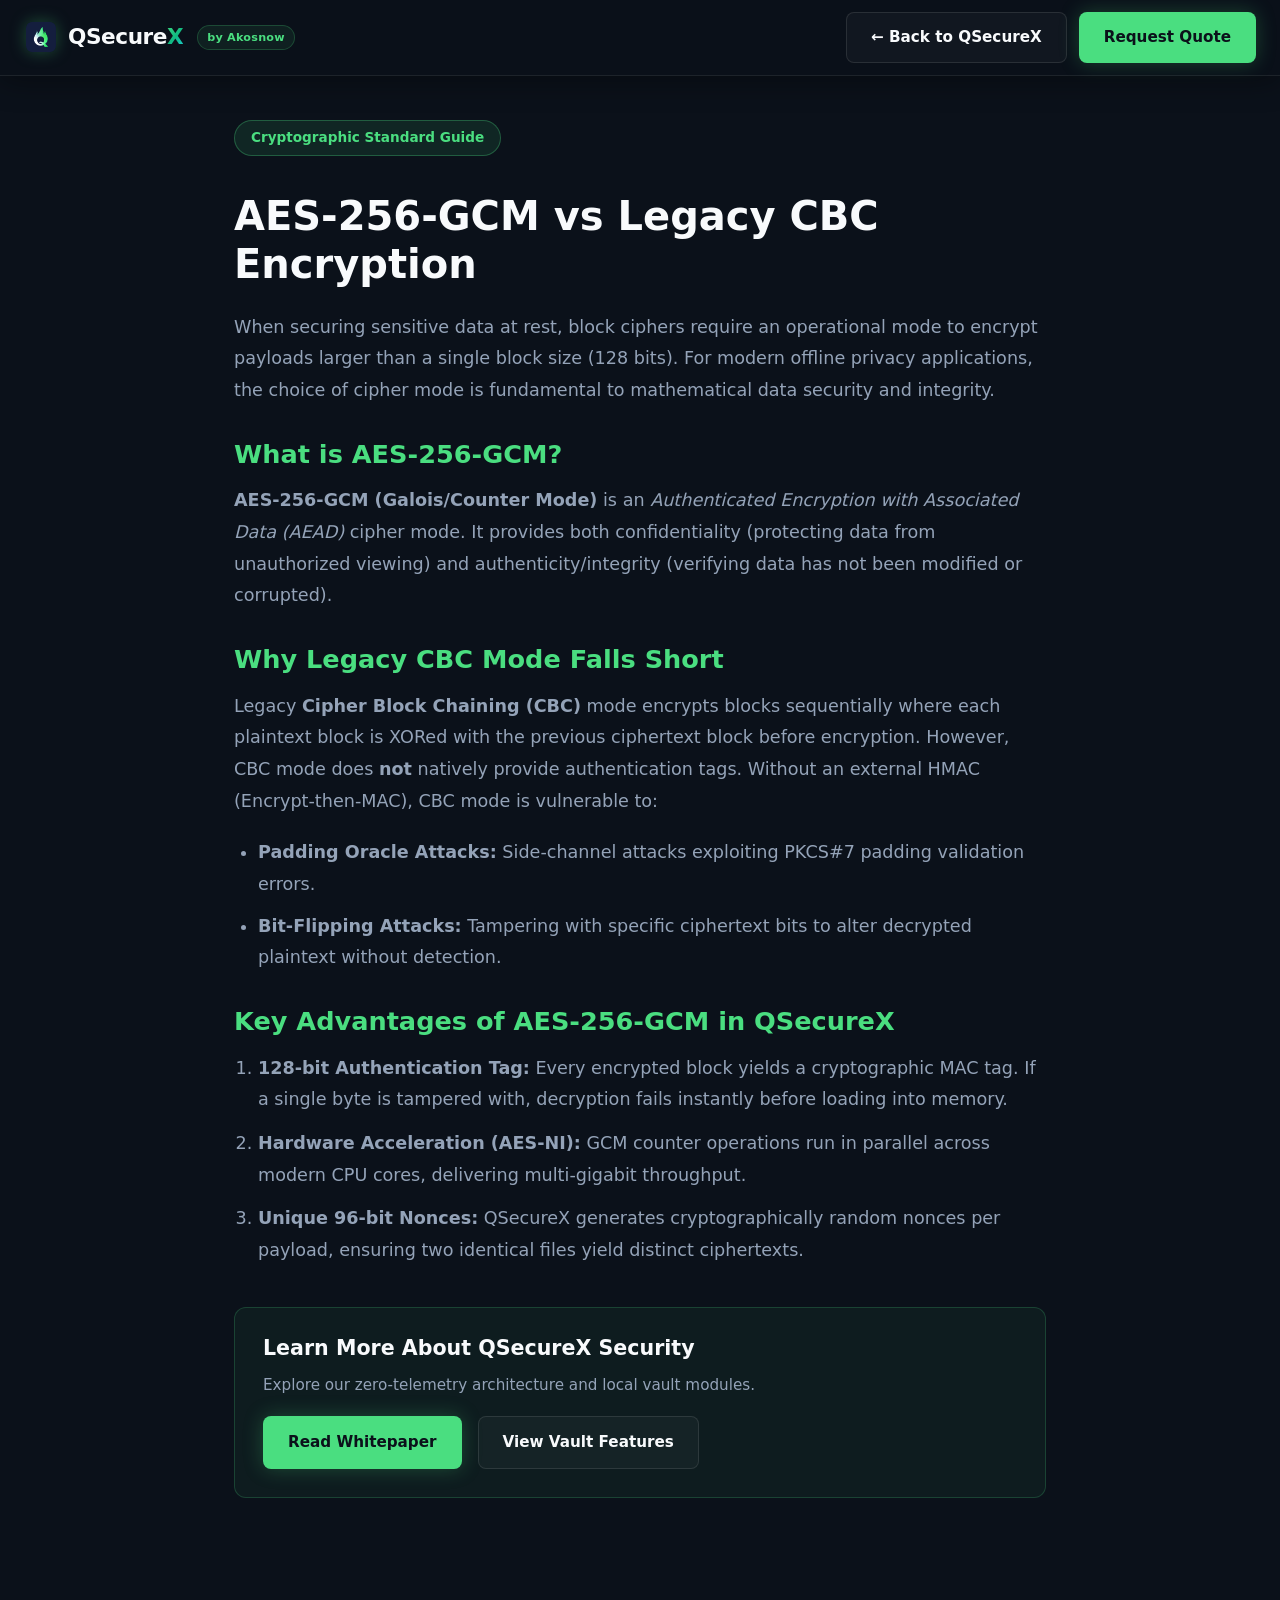
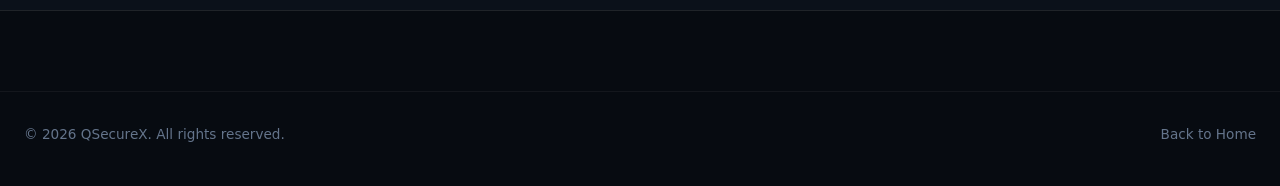
<file: guides/aes-256-gcm-vs-cbc.html>
<!DOCTYPE html>
<html lang="en">
<head>
  <meta charset="UTF-8">
  <meta name="viewport" content="width=device-width, initial-scale=1.0">
  <title>AES-256-GCM vs CBC Mode Encryption | QSecureX Guide</title>
  <meta name="title" content="AES-256-GCM vs CBC Mode Encryption | QSecureX Guide">
  <meta name="description" content="Technical analysis comparing AES-256-GCM Galois/Counter Mode authenticated encryption against legacy Cipher Block Chaining (CBC) modes.">
  <meta name="robots" content="index, follow, max-image-preview:large, max-snippet:-1">
  <link rel="canonical" href="https://qsecurex.space/guides/aes-256-gcm-vs-cbc.html">

  <!-- Open Graph / Social Media SEO -->
  <meta property="og:type" content="article">
  <meta property="og:url" content="https://qsecurex.space/guides/aes-256-gcm-vs-cbc.html">
  <meta property="og:title" content="AES-256-GCM vs CBC Mode Encryption | QSecureX Security Guide">
  <meta property="og:description" content="Why Galois/Counter Mode (GCM) provides authenticated encryption, preventing ciphertext tampering and bit-flip attacks.">
  <meta property="og:image" content="/assets/gwag_1764444804643.png">
  <meta property="og:site_name" content="QSecureX Security Guides">

  <!-- Twitter Card SEO -->
  <meta name="twitter:card" content="summary_large_image">
  <meta name="twitter:url" content="https://qsecurex.space/guides/aes-256-gcm-vs-cbc.html">
  <meta name="twitter:title" content="AES-256-GCM vs CBC Mode Encryption">
  <meta name="twitter:description" content="Cryptographic comparison of authenticated GCM mode vs legacy CBC block cipher operation.">
  <meta name="twitter:image" content="/assets/gwag_1764444804643.png">

  <!-- CSS & Favicon (Root Relative Paths for 100% Reliable Loading) -->
  <link rel="stylesheet" href="/styles.css">
  <link rel="icon" type="image/png" href="/assets/app_icon_1024_1764268476863.png">

  <!-- Structured Data JSON-LD Schemas -->
  <script type="application/ld+json">
  {
    "@context": "https://schema.org",
    "@graph": [
      {
        "@type": "Article",
        "@id": "https://qsecurex.space/guides/aes-256-gcm-vs-cbc.html#article",
        "headline": "AES-256-GCM vs Legacy CBC Encryption",
        "description": "Technical analysis comparing AES-256-GCM Galois/Counter Mode authenticated encryption against legacy Cipher Block Chaining (CBC) modes.",
        "author": { "@type": "Organization", "name": "QSecureX Security Team" },
        "publisher": { "@type": "Organization", "name": "Akosnow", "url": "https://qsecurex.space/akosnow%20website/" },
        "datePublished": "2026-07-26",
        "dateModified": "2026-07-26",
        "mainEntityOfPage": "https://qsecurex.space/guides/aes-256-gcm-vs-cbc.html"
      },
      {
        "@type": "BreadcrumbList",
        "@id": "https://qsecurex.space/guides/aes-256-gcm-vs-cbc.html#breadcrumb",
        "itemListElement": [
          { "@type": "ListItem", "position": 1, "name": "Home", "item": "https://qsecurex.space/" },
          { "@type": "ListItem", "position": 2, "name": "Knowledge Hub", "item": "https://qsecurex.space/#guides" },
          { "@type": "ListItem", "position": 3, "name": "AES-256-GCM vs CBC", "item": "https://qsecurex.space/guides/aes-256-gcm-vs-cbc.html" }
        ]
      }
    ]
  }
  </script>
</head>
<body>
  <header class="site-header">
    <div class="container header-inner">
      <a href="/index.html" class="logo">
        <img src="/assets/app_icon_1024_1764268476863.png" alt="QSecureX Logo" class="logo-img">
        <span class="logo-text">QSecure<span class="gradient-text">X</span></span>
        <span class="header-ecosystem-tag">by Akosnow</span>
      </a>
      <div class="header-actions">
        <a href="/index.html" class="btn btn-outline">← Back to QSecureX</a>
        <a href="/index.html#pricing" class="btn btn-primary">Request Quote</a>
      </div>
    </div>
  </header>

  <main class="container" style="padding-top: 120px; padding-bottom: 80px; max-width: 860px;">
    <div class="badge">Cryptographic Standard Guide</div>
    <h1 style="font-size: 2.5rem; margin: 16px 0 24px; color: var(--text-main);">AES-256-GCM vs Legacy CBC Encryption</h1>
    
    <div style="font-size: 1.1rem; color: var(--text-muted); line-height: 1.8; margin-bottom: 32px;">
      <p style="margin-bottom: 20px;">
        When securing sensitive data at rest, block ciphers require an operational mode to encrypt payloads larger than a single block size (128 bits). For modern offline privacy applications, the choice of cipher mode is fundamental to mathematical data security and integrity.
      </p>

      <h2 style="color: var(--primary); font-size: 1.6rem; margin: 32px 0 16px;">What is AES-256-GCM?</h2>
      <p style="margin-bottom: 20px;">
        <strong>AES-256-GCM (Galois/Counter Mode)</strong> is an <em>Authenticated Encryption with Associated Data (AEAD)</em> cipher mode. It provides both confidentiality (protecting data from unauthorized viewing) and authenticity/integrity (verifying data has not been modified or corrupted).
      </p>

      <h2 style="color: var(--primary); font-size: 1.6rem; margin: 32px 0 16px;">Why Legacy CBC Mode Falls Short</h2>
      <p style="margin-bottom: 20px;">
        Legacy <strong>Cipher Block Chaining (CBC)</strong> mode encrypts blocks sequentially where each plaintext block is XORed with the previous ciphertext block before encryption. However, CBC mode does <strong>not</strong> natively provide authentication tags. Without an external HMAC (Encrypt-then-MAC), CBC mode is vulnerable to:
      </p>
      <ul style="margin: 0 0 24px 24px; display: flex; flex-direction: column; gap: 10px;">
        <li><strong>Padding Oracle Attacks:</strong> Side-channel attacks exploiting PKCS#7 padding validation errors.</li>
        <li><strong>Bit-Flipping Attacks:</strong> Tampering with specific ciphertext bits to alter decrypted plaintext without detection.</li>
      </ul>

      <h2 style="color: var(--primary); font-size: 1.6rem; margin: 32px 0 16px;">Key Advantages of AES-256-GCM in QSecureX</h2>
      <ol style="margin: 0 0 24px 24px; display: flex; flex-direction: column; gap: 12px;">
        <li><strong>128-bit Authentication Tag:</strong> Every encrypted block yields a cryptographic MAC tag. If a single byte is tampered with, decryption fails instantly before loading into memory.</li>
        <li><strong>Hardware Acceleration (AES-NI):</strong> GCM counter operations run in parallel across modern CPU cores, delivering multi-gigabit throughput.</li>
        <li><strong>Unique 96-bit Nonces:</strong> QSecureX generates cryptographically random nonces per payload, ensuring two identical files yield distinct ciphertexts.</li>
      </ol>

      <div style="margin-top: 40px; padding: 28px; background: rgba(74, 222, 128, 0.05); border: 1px solid rgba(74, 222, 128, 0.2); border-radius: 12px;">
        <h3 style="color: var(--text-main); margin-bottom: 12px;">Learn More About QSecureX Security</h3>
        <p style="font-size: 0.95rem; margin-bottom: 16px;">Explore our zero-telemetry architecture and local vault modules.</p>
        <div style="display: flex; gap: 16px; flex-wrap: wrap;">
          <a href="/index.html#whitepaper" class="btn btn-primary">Read Whitepaper</a>
          <a href="/index.html#features" class="btn btn-outline">View Vault Features</a>
        </div>
      </div>
    </div>
  </main>

  <footer class="site-footer">
    <div class="container footer-bottom">
      <p>&copy; 2026 QSecureX. All rights reserved.</p>
      <p><a href="/index.html">Back to Home</a></p>
    </div>
  </footer>
</body>
</html>
</file>
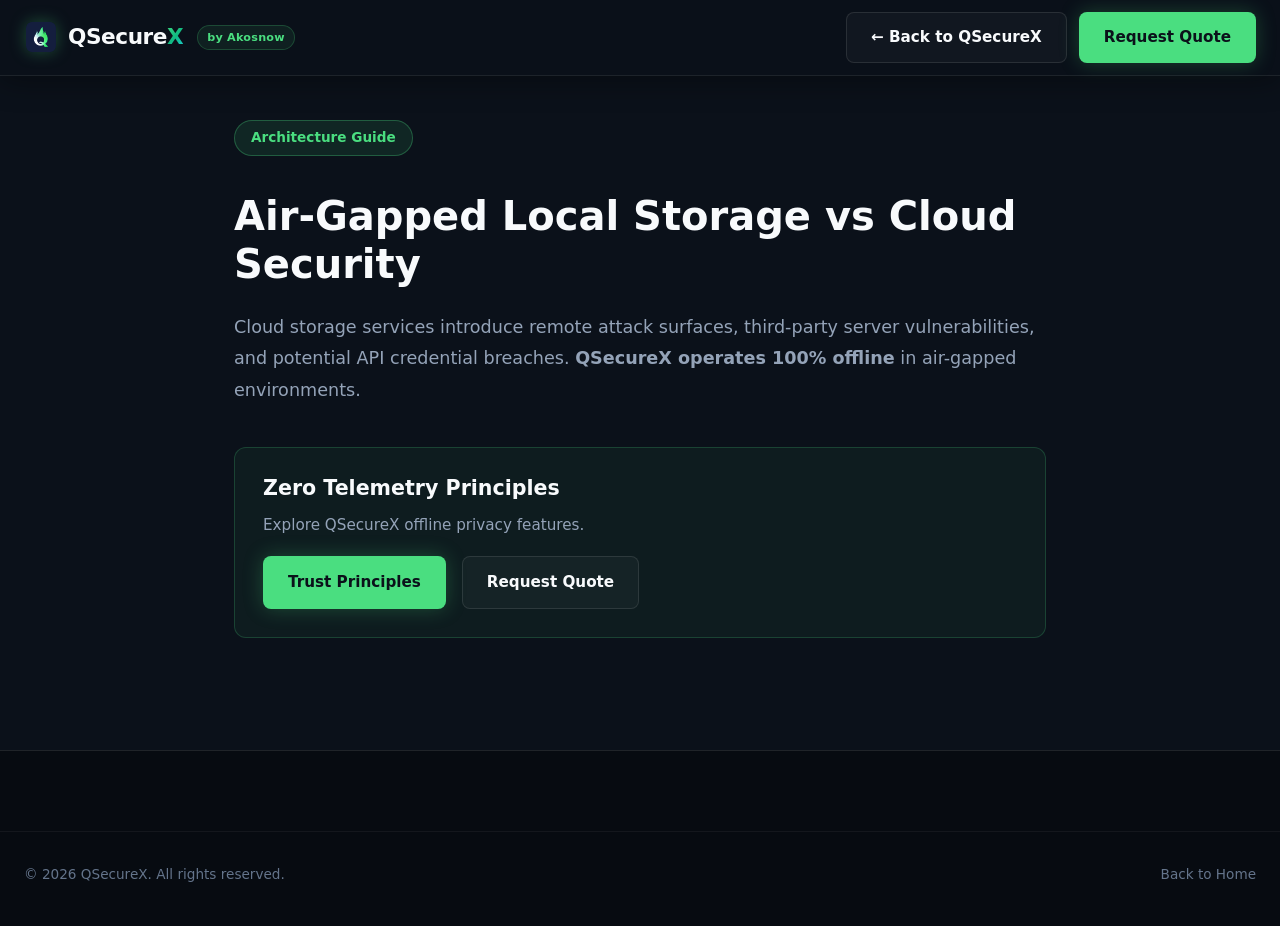
<file: guides/air-gapped-vs-cloud.html>
<!DOCTYPE html>
<html lang="en">
<head>
  <meta charset="UTF-8">
  <meta name="viewport" content="width=device-width, initial-scale=1.0">
  <title>Air-Gapped Vaults vs Cloud Storage | QSecureX Guide</title>
  <meta name="title" content="Air-Gapped Vaults vs Cloud Storage | QSecureX Guide">
  <meta name="description" content="Why 100% offline, air-gapped local encryption vaults protect sensitive enterprise records from cloud data breaches and remote exploits.">
  <meta name="robots" content="index, follow, max-image-preview:large, max-snippet:-1">
  <link rel="canonical" href="https://qsecurex.space/guides/air-gapped-vs-cloud.html">

  <!-- Open Graph / Social Media SEO -->
  <meta property="og:type" content="article">
  <meta property="og:url" content="https://qsecurex.space/guides/air-gapped-vs-cloud.html">
  <meta property="og:title" content="Air-Gapped Local Storage vs Cloud Security | QSecureX">
  <meta property="og:description" content="Comparing local air-gapped data storage against cloud backup services. Why zero-telemetry architecture eliminates remote breach vectors.">
  <meta property="og:image" content="/assets/gwag_1764444804643.png">
  <meta property="og:site_name" content="QSecureX Security Guides">

  <!-- Twitter Card SEO -->
  <meta name="twitter:card" content="summary_large_image">
  <meta name="twitter:url" content="https://qsecurex.space/guides/air-gapped-vs-cloud.html">
  <meta name="twitter:title" content="Air-Gapped Local Storage vs Cloud Security">
  <meta name="twitter:description" content="Local-first data encryption architecture analysis.">
  <meta name="twitter:image" content="/assets/gwag_1764444804643.png">

  <!-- CSS & Favicon (Root Relative Paths for 100% Reliable Loading) -->
  <link rel="stylesheet" href="/styles.css">
  <link rel="icon" type="image/png" href="/assets/app_icon_1024_1764268476863.png">

  <!-- Structured Data JSON-LD Schemas -->
  <script type="application/ld+json">
  {
    "@context": "https://schema.org",
    "@graph": [
      {
        "@type": "Article",
        "@id": "https://qsecurex.space/guides/air-gapped-vs-cloud.html#article",
        "headline": "Air-Gapped Local Storage vs Cloud Security",
        "description": "Why 100% offline, air-gapped local encryption vaults protect sensitive enterprise records from cloud data breaches and remote exploits.",
        "author": { "@type": "Organization", "name": "QSecureX Security Team" },
        "publisher": { "@type": "Organization", "name": "Akosnow", "url": "https://qsecurex.space/akosnow%20website/" },
        "datePublished": "2026-07-26",
        "dateModified": "2026-07-26",
        "mainEntityOfPage": "https://qsecurex.space/guides/air-gapped-vs-cloud.html"
      },
      {
        "@type": "BreadcrumbList",
        "@id": "https://qsecurex.space/guides/air-gapped-vs-cloud.html#breadcrumb",
        "itemListElement": [
          { "@type": "ListItem", "position": 1, "name": "Home", "item": "https://qsecurex.space/" },
          { "@type": "ListItem", "position": 2, "name": "Knowledge Hub", "item": "https://qsecurex.space/#guides" },
          { "@type": "ListItem", "position": 3, "name": "Air-Gapped vs Cloud", "item": "https://qsecurex.space/guides/air-gapped-vs-cloud.html" }
        ]
      }
    ]
  }
  </script>
</head>
<body>
  <header class="site-header">
    <div class="container header-inner">
      <a href="/index.html" class="logo">
        <img src="/assets/app_icon_1024_1764268476863.png" alt="QSecureX Logo" class="logo-img">
        <span class="logo-text">QSecure<span class="gradient-text">X</span></span>
        <span class="header-ecosystem-tag">by Akosnow</span>
      </a>
      <div class="header-actions">
        <a href="/index.html" class="btn btn-outline">← Back to QSecureX</a>
        <a href="/index.html#pricing" class="btn btn-primary">Request Quote</a>
      </div>
    </div>
  </header>

  <main class="container" style="padding-top: 120px; padding-bottom: 80px; max-width: 860px;">
    <div class="badge">Architecture Guide</div>
    <h1 style="font-size: 2.5rem; margin: 16px 0 24px; color: var(--text-main);">Air-Gapped Local Storage vs Cloud Security</h1>
    
    <div style="font-size: 1.1rem; color: var(--text-muted); line-height: 1.8; margin-bottom: 32px;">
      <p style="margin-bottom: 20px;">
        Cloud storage services introduce remote attack surfaces, third-party server vulnerabilities, and potential API credential breaches. <strong>QSecureX operates 100% offline</strong> in air-gapped environments.
      </p>

      <div style="margin-top: 40px; padding: 28px; background: rgba(74, 222, 128, 0.05); border: 1px solid rgba(74, 222, 128, 0.2); border-radius: 12px;">
        <h3 style="color: var(--text-main); margin-bottom: 12px;">Zero Telemetry Principles</h3>
        <p style="font-size: 0.95rem; margin-bottom: 16px;">Explore QSecureX offline privacy features.</p>
        <div style="display: flex; gap: 16px; flex-wrap: wrap;">
          <a href="/index.html#trust" class="btn btn-primary">Trust Principles</a>
          <a href="/index.html#pricing" class="btn btn-outline">Request Quote</a>
        </div>
      </div>
    </div>
  </main>

  <footer class="site-footer">
    <div class="container footer-bottom">
      <p>&copy; 2026 QSecureX. All rights reserved.</p>
      <p><a href="/index.html">Back to Home</a></p>
    </div>
  </footer>
</body>
</html>
</file>
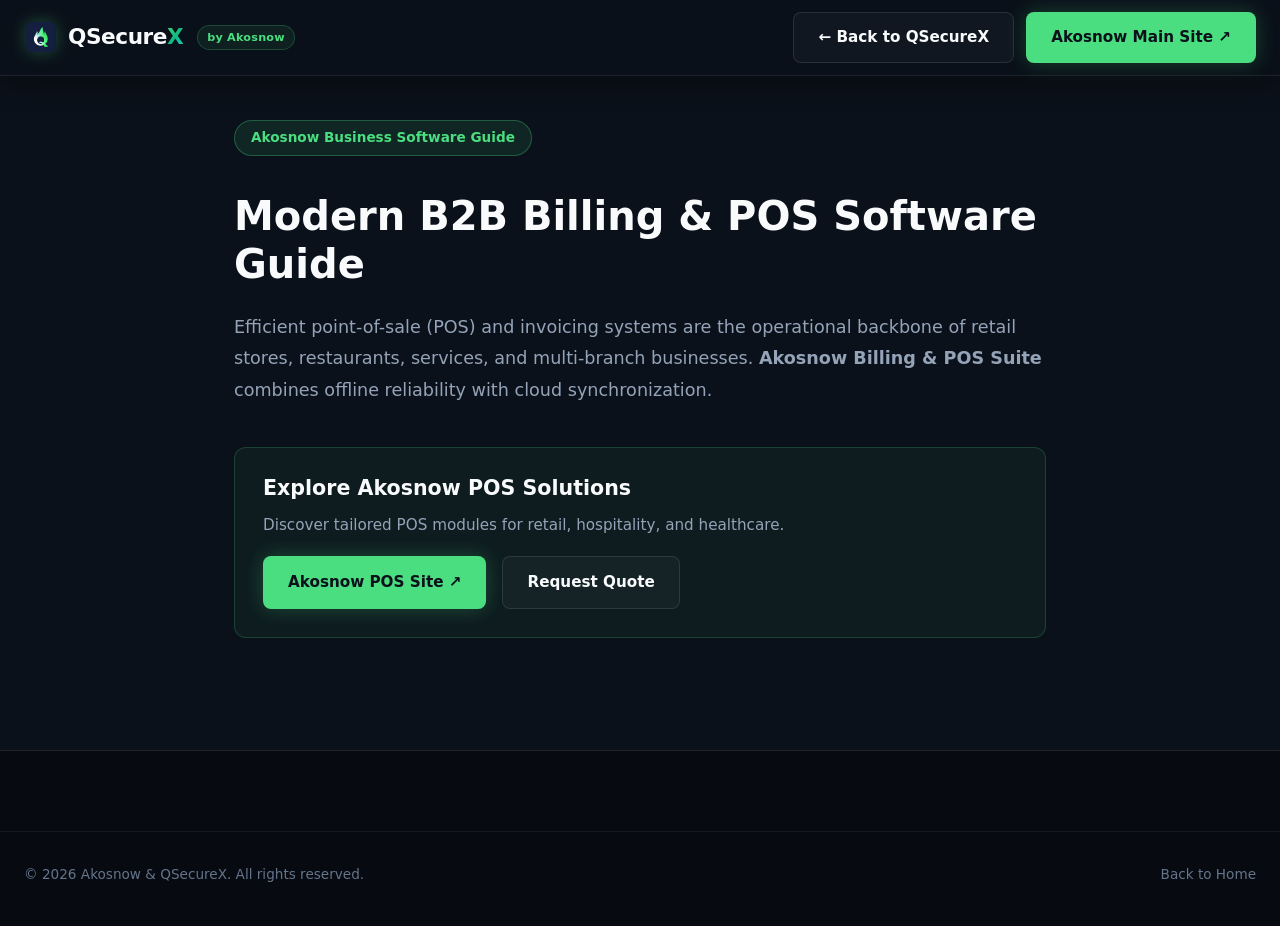
<file: guides/akosnow-billing-pos-guide.html>
<!DOCTYPE html>
<html lang="en">
<head>
  <meta charset="UTF-8">
  <meta name="viewport" content="width=device-width, initial-scale=1.0">
  <title>Akos Billing & POS Software Guide | Akosnow Ecosystem</title>
  <meta name="title" content="Akos Billing & POS Software Guide | Akosnow Ecosystem">
  <meta name="description" content="Akos (Akosnow) B2B Billing & POS software guide featuring thermal receipt printing, barcode scanning, GST/VAT tax compliance, and inventory analytics.">
  <meta name="keywords" content="Akos, Akosnow, Akos POS, Akos Billing, Akos Software, Akos B2B, Akos Inventory">
  <meta name="robots" content="index, follow, max-image-preview:large, max-snippet:-1">
  <link rel="canonical" href="https://qsecurex.space/guides/akosnow-billing-pos-guide.html">

  <!-- Open Graph / Social Media SEO -->
  <meta property="og:type" content="article">
  <meta property="og:url" content="https://qsecurex.space/guides/akosnow-billing-pos-guide.html">
  <meta property="og:title" content="Akos Billing & POS Software Guide | Akosnow">
  <meta property="og:description" content="Thermal receipt printing, inventory tracking, GST/VAT tax compliance, and multi-branch business analytics by Akos (Akosnow).">
  <meta property="og:image" content="/assets/gwag_1764444804643.png">
  <meta property="og:site_name" content="Akos (Akosnow) B2B Guides">

  <!-- Twitter Card SEO -->
  <meta name="twitter:card" content="summary_large_image">
  <meta name="twitter:url" content="https://qsecurex.space/guides/akosnow-billing-pos-guide.html">
  <meta name="twitter:title" content="Modern B2B Billing & POS Software Guide">
  <meta name="twitter:description" content="Complete operational guide to point-of-sale and invoicing software.">
  <meta name="twitter:image" content="/assets/gwag_1764444804643.png">

  <!-- CSS & Favicon (Root Relative Paths for 100% Reliable Loading) -->
  <link rel="stylesheet" href="/styles.css">
  <link rel="icon" type="image/png" href="/assets/app_icon_1024_1764268476863.png">

  <!-- Structured Data JSON-LD Schemas -->
  <script type="application/ld+json">
  {
    "@context": "https://schema.org",
    "@graph": [
      {
        "@type": "Article",
        "@id": "https://qsecurex.space/guides/akosnow-billing-pos-guide.html#article",
        "headline": "Modern B2B Billing & POS Software Guide",
        "description": "A comprehensive guide to Akosnow Billing & POS software featuring thermal receipt printing, barcode scanning, GST/VAT tax compliance, and daily sales analytics.",
        "author": { "@type": "Organization", "name": "Akosnow Software Team" },
        "publisher": { "@type": "Organization", "name": "Akosnow", "url": "https://qsecurex.space/akosnow%20website/" },
        "datePublished": "2026-07-26",
        "dateModified": "2026-07-26",
        "mainEntityOfPage": "https://qsecurex.space/guides/akosnow-billing-pos-guide.html"
      },
      {
        "@type": "BreadcrumbList",
        "@id": "https://qsecurex.space/guides/akosnow-billing-pos-guide.html#breadcrumb",
        "itemListElement": [
          { "@type": "ListItem", "position": 1, "name": "Home", "item": "https://qsecurex.space/" },
          { "@type": "ListItem", "position": 2, "name": "Knowledge Hub", "item": "https://qsecurex.space/#guides" },
          { "@type": "ListItem", "position": 3, "name": "Billing & POS Guide", "item": "https://qsecurex.space/guides/akosnow-billing-pos-guide.html" }
        ]
      }
    ]
  }
  </script>
</head>
<body>
  <header class="site-header">
    <div class="container header-inner">
      <a href="/index.html" class="logo">
        <img src="/assets/app_icon_1024_1764268476863.png" alt="QSecureX Logo" class="logo-img">
        <span class="logo-text">QSecure<span class="gradient-text">X</span></span>
        <span class="header-ecosystem-tag">by Akosnow</span>
      </a>
      <div class="header-actions">
        <a href="/index.html" class="btn btn-outline">← Back to QSecureX</a>
        <a href="/akosnow website/index.html" class="btn btn-primary">Akosnow Main Site ↗</a>
      </div>
    </div>
  </header>

  <main class="container" style="padding-top: 120px; padding-bottom: 80px; max-width: 860px;">
    <div class="badge">Akosnow Business Software Guide</div>
    <h1 style="font-size: 2.5rem; margin: 16px 0 24px; color: var(--text-main);">Modern B2B Billing & POS Software Guide</h1>
    
    <div style="font-size: 1.1rem; color: var(--text-muted); line-height: 1.8; margin-bottom: 32px;">
      <p style="margin-bottom: 20px;">
        Efficient point-of-sale (POS) and invoicing systems are the operational backbone of retail stores, restaurants, services, and multi-branch businesses. <strong>Akosnow Billing & POS Suite</strong> combines offline reliability with cloud synchronization.
      </p>

      <div style="margin-top: 40px; padding: 28px; background: rgba(74, 222, 128, 0.05); border: 1px solid rgba(74, 222, 128, 0.2); border-radius: 12px;">
        <h3 style="color: var(--text-main); margin-bottom: 12px;">Explore Akosnow POS Solutions</h3>
        <p style="font-size: 0.95rem; margin-bottom: 16px;">Discover tailored POS modules for retail, hospitality, and healthcare.</p>
        <div style="display: flex; gap: 16px; flex-wrap: wrap;">
          <a href="/akosnow website/index.html" class="btn btn-primary">Akosnow POS Site ↗</a>
          <a href="/index.html#pricing" class="btn btn-outline">Request Quote</a>
        </div>
      </div>
    </div>
  </main>

  <footer class="site-footer">
    <div class="container footer-bottom">
      <p>&copy; 2026 Akosnow & QSecureX. All rights reserved.</p>
      <p><a href="/index.html">Back to Home</a></p>
    </div>
  </footer>
</body>
</html>
</file>
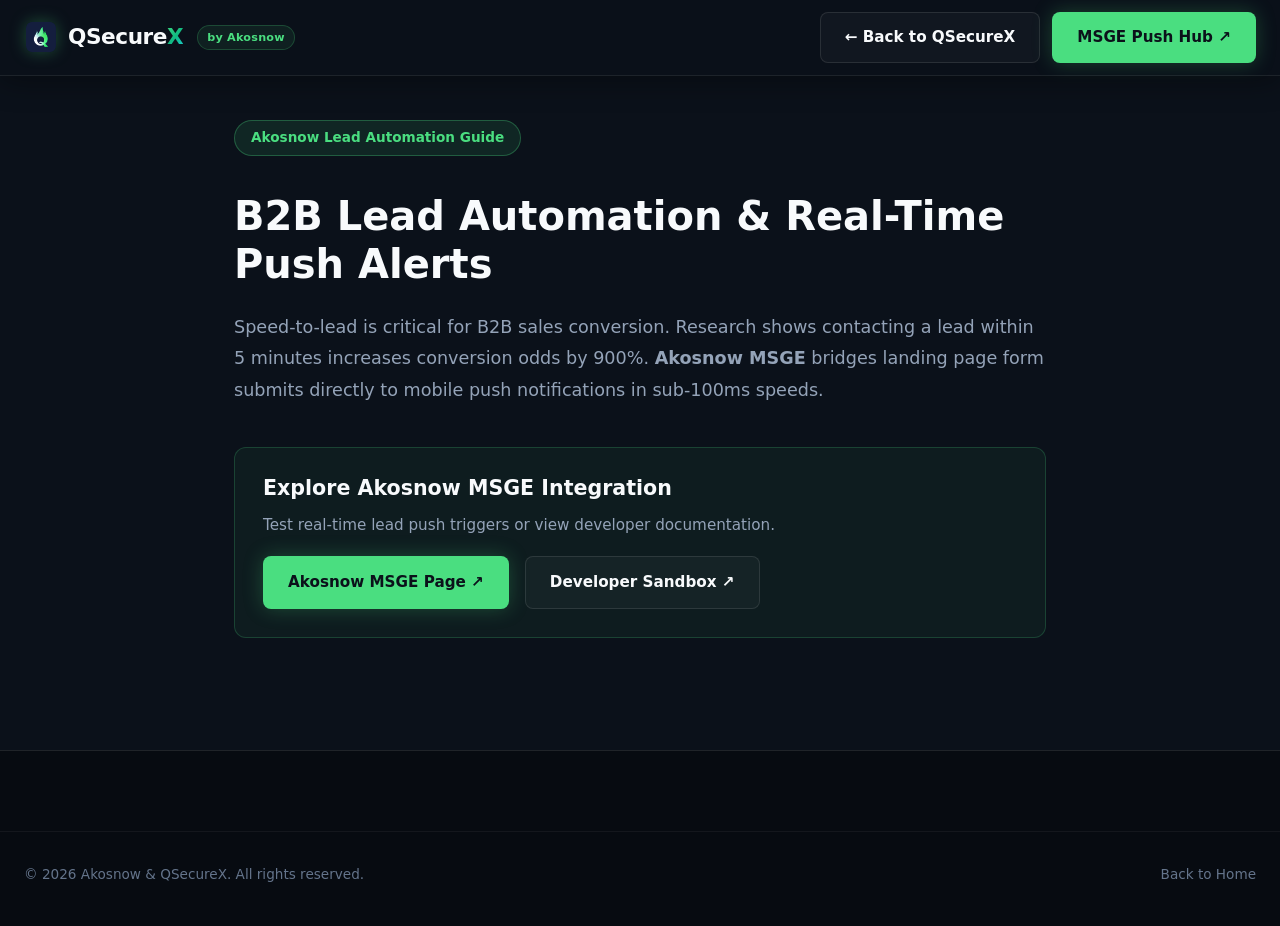
<file: guides/akosnow-crm-lead-automation.html>
<!DOCTYPE html>
<html lang="en">
<head>
  <meta charset="UTF-8">
  <meta name="viewport" content="width=device-width, initial-scale=1.0">
  <title>Akos Lead Automation & Push Alerts Guide | Akosnow</title>
  <meta name="title" content="Akos Lead Automation & Push Alerts Guide | Akosnow">
  <meta name="description" content="Akos (Akosnow) lead capture automation, CRM pipelines, and real-time push alerts using Akos MSGE engine.">
  <meta name="keywords" content="Akos, Akosnow, Akos MSGE, Akos CRM, Akos Lead Automation, Akos Push Alerts">
  <meta name="robots" content="index, follow, max-image-preview:large, max-snippet:-1">
  <link rel="canonical" href="https://qsecurex.space/guides/akosnow-crm-lead-automation.html">

  <!-- Open Graph / Social Media SEO -->
  <meta property="og:type" content="article">
  <meta property="og:url" content="https://qsecurex.space/guides/akosnow-crm-lead-automation.html">
  <meta property="og:title" content="Akos Lead Automation & Push Alerts Guide | Akosnow">
  <meta property="og:description" content="Sub-100ms lead notification dispatches connecting landing page form submissions directly to Akos MSGE mobile apps.">
  <meta property="og:image" content="/assets/gwag_1764444804643.png">
  <meta property="og:site_name" content="Akosnow B2B Software Guides">

  <!-- Twitter Card SEO -->
  <meta name="twitter:card" content="summary_large_image">
  <meta name="twitter:url" content="https://qsecurex.space/guides/akosnow-crm-lead-automation.html">
  <meta name="twitter:title" content="B2B Lead Automation & Push Alerts Guide">
  <meta name="twitter:description" content="Automate website lead dispatches and CRM push alerts.">
  <meta name="twitter:image" content="/assets/gwag_1764444804643.png">

  <!-- CSS & Favicon (Root Relative Paths for 100% Reliable Loading) -->
  <link rel="stylesheet" href="/styles.css">
  <link rel="icon" type="image/png" href="/assets/app_icon_1024_1764268476863.png">

  <!-- Structured Data JSON-LD Schemas -->
  <script type="application/ld+json">
  {
    "@context": "https://schema.org",
    "@graph": [
      {
        "@type": "Article",
        "@id": "https://qsecurex.space/guides/akosnow-crm-lead-automation.html#article",
        "headline": "B2B Lead Automation & Real-Time Push Alerts",
        "description": "Learn how to automate lead captures, CRM pipelines, and real-time push alerts across business websites using Akosnow MSGE.",
        "author": { "@type": "Organization", "name": "Akosnow Software Team" },
        "publisher": { "@type": "Organization", "name": "Akosnow", "url": "https://qsecurex.space/akosnow%20website/" },
        "datePublished": "2026-07-26",
        "dateModified": "2026-07-26",
        "mainEntityOfPage": "https://qsecurex.space/guides/akosnow-crm-lead-automation.html"
      },
      {
        "@type": "BreadcrumbList",
        "@id": "https://qsecurex.space/guides/akosnow-crm-lead-automation.html#breadcrumb",
        "itemListElement": [
          { "@type": "ListItem", "position": 1, "name": "Home", "item": "https://qsecurex.space/" },
          { "@type": "ListItem", "position": 2, "name": "Knowledge Hub", "item": "https://qsecurex.space/#guides" },
          { "@type": "ListItem", "position": 3, "name": "Lead Automation Guide", "item": "https://qsecurex.space/guides/akosnow-crm-lead-automation.html" }
        ]
      }
    ]
  }
  </script>
</head>
<body>
  <header class="site-header">
    <div class="container header-inner">
      <a href="/index.html" class="logo">
        <img src="/assets/app_icon_1024_1764268476863.png" alt="QSecureX Logo" class="logo-img">
        <span class="logo-text">QSecure<span class="gradient-text">X</span></span>
        <span class="header-ecosystem-tag">by Akosnow</span>
      </a>
      <div class="header-actions">
        <a href="/index.html" class="btn btn-outline">← Back to QSecureX</a>
        <a href="/akosnow website/msge.html" class="btn btn-primary">MSGE Push Hub ↗</a>
      </div>
    </div>
  </header>

  <main class="container" style="padding-top: 120px; padding-bottom: 80px; max-width: 860px;">
    <div class="badge">Akosnow Lead Automation Guide</div>
    <h1 style="font-size: 2.5rem; margin: 16px 0 24px; color: var(--text-main);">B2B Lead Automation & Real-Time Push Alerts</h1>
    
    <div style="font-size: 1.1rem; color: var(--text-muted); line-height: 1.8; margin-bottom: 32px;">
      <p style="margin-bottom: 20px;">
        Speed-to-lead is critical for B2B sales conversion. Research shows contacting a lead within 5 minutes increases conversion odds by 900%. <strong>Akosnow MSGE</strong> bridges landing page form submits directly to mobile push notifications in sub-100ms speeds.
      </p>

      <div style="margin-top: 40px; padding: 28px; background: rgba(74, 222, 128, 0.05); border: 1px solid rgba(74, 222, 128, 0.2); border-radius: 12px;">
        <h3 style="color: var(--text-main); margin-bottom: 12px;">Explore Akosnow MSGE Integration</h3>
        <p style="font-size: 0.95rem; margin-bottom: 16px;">Test real-time lead push triggers or view developer documentation.</p>
        <div style="display: flex; gap: 16px; flex-wrap: wrap;">
          <a href="/akosnow website/msge.html" class="btn btn-primary">Akosnow MSGE Page ↗</a>
          <a href="/akosnow website/developer.html" class="btn btn-outline">Developer Sandbox ↗</a>
        </div>
      </div>
    </div>
  </main>

  <footer class="site-footer">
    <div class="container footer-bottom">
      <p>&copy; 2026 Akosnow & QSecureX. All rights reserved.</p>
      <p><a href="/index.html">Back to Home</a></p>
    </div>
  </footer>
</body>
</html>
</file>
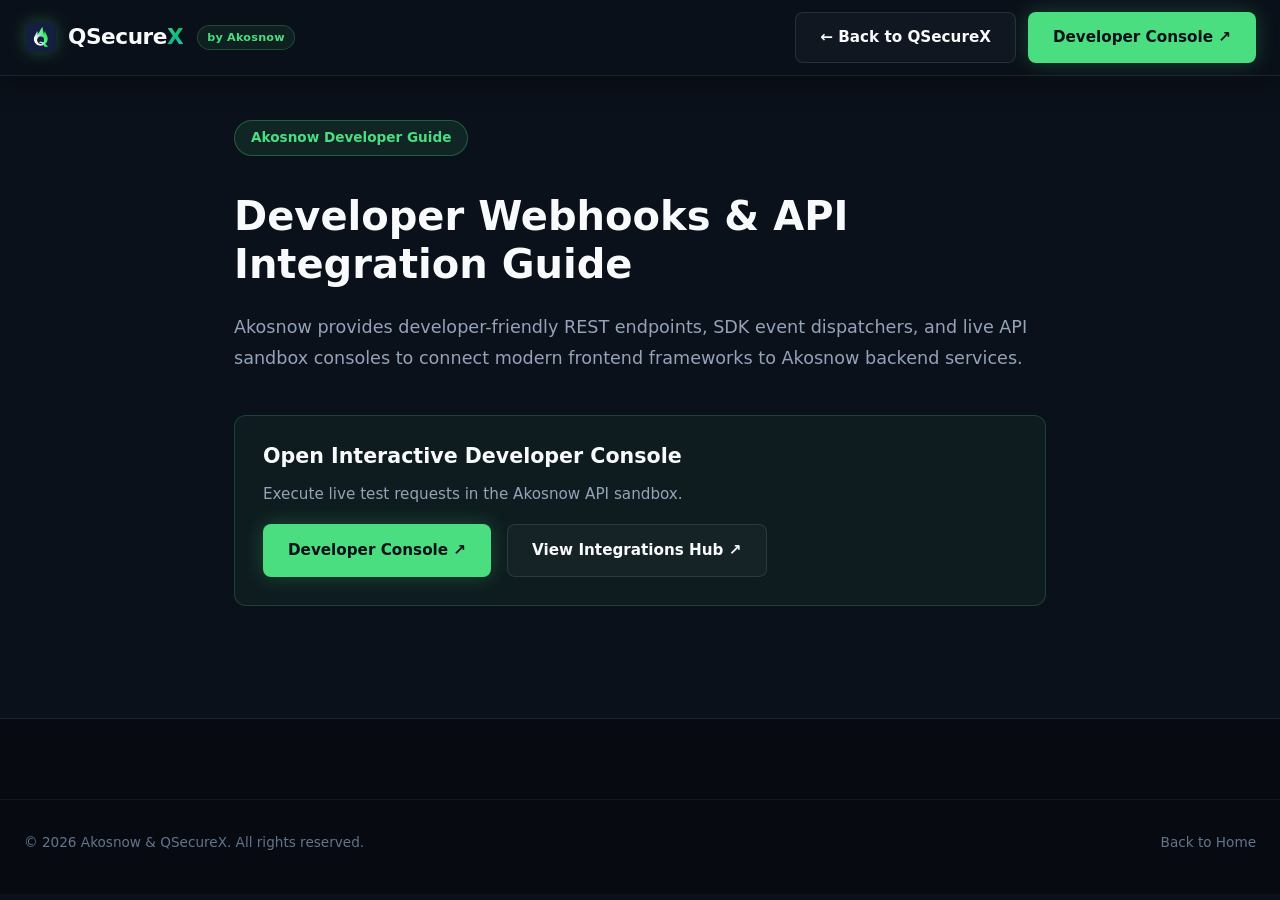
<file: guides/akosnow-developer-webhooks.html>
<!DOCTYPE html>
<html lang="en">
<head>
  <meta charset="UTF-8">
  <meta name="viewport" content="width=device-width, initial-scale=1.0">
  <title>Developer Webhooks & API Integration Guide | Akosnow</title>
  <meta name="title" content="Developer Webhooks & API Integration Guide | Akosnow">
  <meta name="description" content="Guide to integrating custom enterprise web applications with Akosnow REST APIs, Express backend proxies, and interactive sandbox consoles.">
  <meta name="robots" content="index, follow, max-image-preview:large, max-snippet:-1">
  <link rel="canonical" href="https://qsecurex.space/guides/akosnow-developer-webhooks.html">

  <!-- Open Graph / Social Media SEO -->
  <meta property="og:type" content="article">
  <meta property="og:url" content="https://qsecurex.space/guides/akosnow-developer-webhooks.html">
  <meta property="og:title" content="Developer Webhooks & API Integration Guide | Akosnow">
  <meta property="og:description" content="REST API webhooks, Node.js proxies, and interactive sandbox consoles for custom B2B software dispatches.">
  <meta property="og:image" content="/assets/gwag_1764444804643.png">
  <meta property="og:site_name" content="Akosnow Developer Guides">

  <!-- Twitter Card SEO -->
  <meta name="twitter:card" content="summary_large_image">
  <meta name="twitter:url" content="https://qsecurex.space/guides/akosnow-developer-webhooks.html">
  <meta name="twitter:title" content="Developer Webhooks & API Integration Guide">
  <meta name="twitter:description" content="Integrate custom web applications with Akosnow REST APIs and sandbox tools.">
  <meta name="twitter:image" content="/assets/gwag_1764444804643.png">

  <!-- CSS & Favicon (Root Relative Paths for 100% Reliable Loading) -->
  <link rel="stylesheet" href="/styles.css">
  <link rel="icon" type="image/png" href="/assets/app_icon_1024_1764268476863.png">

  <!-- Structured Data JSON-LD Schemas -->
  <script type="application/ld+json">
  {
    "@context": "https://schema.org",
    "@graph": [
      {
        "@type": "Article",
        "@id": "https://qsecurex.space/guides/akosnow-developer-webhooks.html#article",
        "headline": "Developer Webhooks & API Integration Guide",
        "description": "Guide to integrating custom enterprise web applications with Akosnow REST APIs, Express backend proxies, and interactive sandbox consoles.",
        "author": { "@type": "Organization", "name": "Akosnow Developer Team" },
        "publisher": { "@type": "Organization", "name": "Akosnow", "url": "https://qsecurex.space/akosnow%20website/" },
        "datePublished": "2026-07-26",
        "dateModified": "2026-07-26",
        "mainEntityOfPage": "https://qsecurex.space/guides/akosnow-developer-webhooks.html"
      },
      {
        "@type": "BreadcrumbList",
        "@id": "https://qsecurex.space/guides/akosnow-developer-webhooks.html#breadcrumb",
        "itemListElement": [
          { "@type": "ListItem", "position": 1, "name": "Home", "item": "https://qsecurex.space/" },
          { "@type": "ListItem", "position": 2, "name": "Knowledge Hub", "item": "https://qsecurex.space/#guides" },
          { "@type": "ListItem", "position": 3, "name": "Developer Webhooks Guide", "item": "https://qsecurex.space/guides/akosnow-developer-webhooks.html" }
        ]
      }
    ]
  }
  </script>
</head>
<body>
  <header class="site-header">
    <div class="container header-inner">
      <a href="/index.html" class="logo">
        <img src="/assets/app_icon_1024_1764268476863.png" alt="QSecureX Logo" class="logo-img">
        <span class="logo-text">QSecure<span class="gradient-text">X</span></span>
        <span class="header-ecosystem-tag">by Akosnow</span>
      </a>
      <div class="header-actions">
        <a href="/index.html" class="btn btn-outline">← Back to QSecureX</a>
        <a href="/akosnow website/developer.html" class="btn btn-primary">Developer Console ↗</a>
      </div>
    </div>
  </header>

  <main class="container" style="padding-top: 120px; padding-bottom: 80px; max-width: 860px;">
    <div class="badge">Akosnow Developer Guide</div>
    <h1 style="font-size: 2.5rem; margin: 16px 0 24px; color: var(--text-main);">Developer Webhooks & API Integration Guide</h1>
    
    <div style="font-size: 1.1rem; color: var(--text-muted); line-height: 1.8; margin-bottom: 32px;">
      <p style="margin-bottom: 20px;">
        Akosnow provides developer-friendly REST endpoints, SDK event dispatchers, and live API sandbox consoles to connect modern frontend frameworks to Akosnow backend services.
      </p>

      <div style="margin-top: 40px; padding: 28px; background: rgba(74, 222, 128, 0.05); border: 1px solid rgba(74, 222, 128, 0.2); border-radius: 12px;">
        <h3 style="color: var(--text-main); margin-bottom: 12px;">Open Interactive Developer Console</h3>
        <p style="font-size: 0.95rem; margin-bottom: 16px;">Execute live test requests in the Akosnow API sandbox.</p>
        <div style="display: flex; gap: 16px; flex-wrap: wrap;">
          <a href="/akosnow website/developer.html" class="btn btn-primary">Developer Console ↗</a>
          <a href="/akosnow website/integrations.html" class="btn btn-outline">View Integrations Hub ↗</a>
        </div>
      </div>
    </div>
  </main>

  <footer class="site-footer">
    <div class="container footer-bottom">
      <p>&copy; 2026 Akosnow & QSecureX. All rights reserved.</p>
      <p><a href="/index.html">Back to Home</a></p>
    </div>
  </footer>
</body>
</html>
</file>
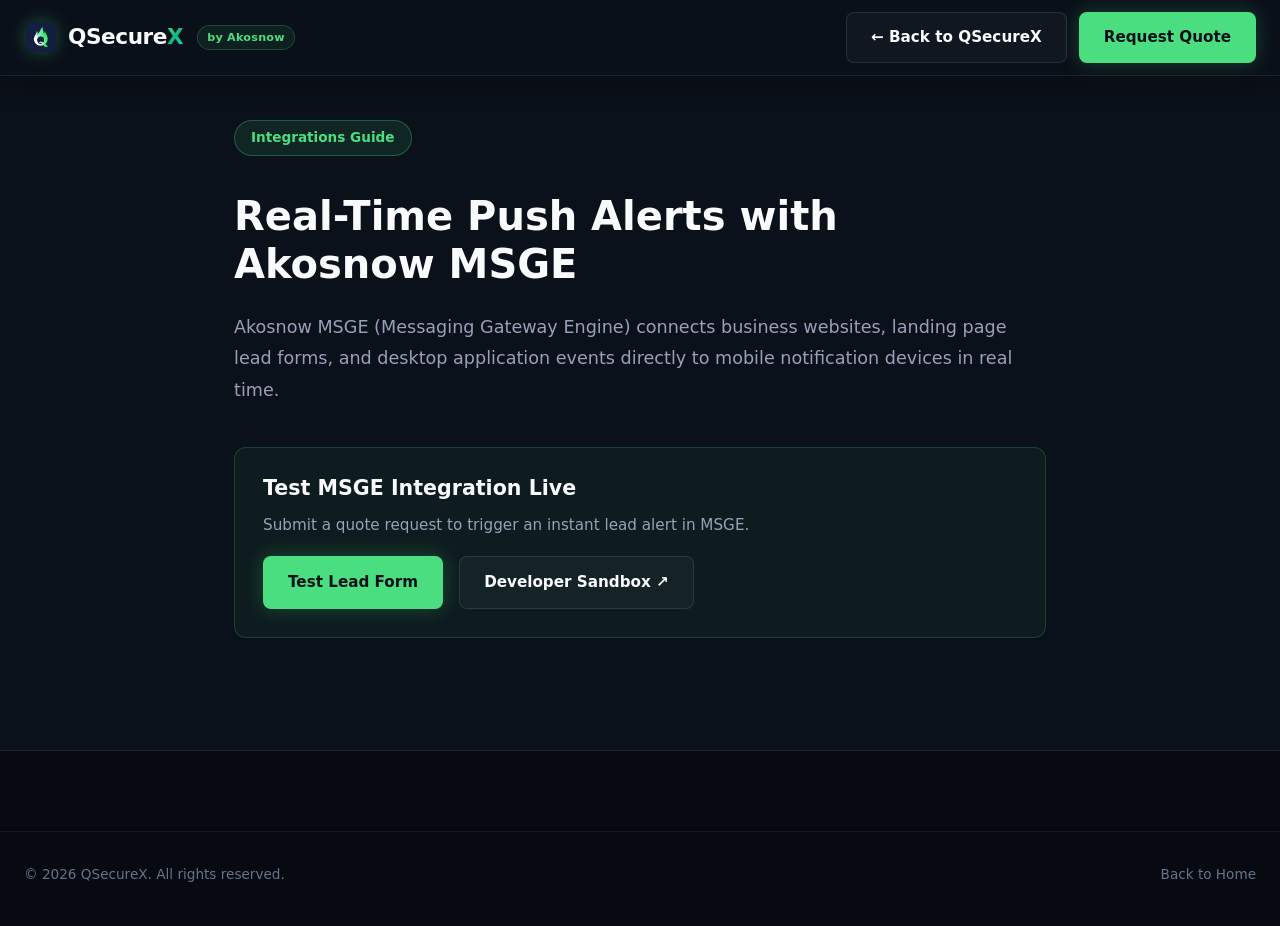
<file: guides/akosnow-msge-lead-alerts.html>
<!DOCTYPE html>
<html lang="en">
<head>
  <meta charset="UTF-8">
  <meta name="viewport" content="width=device-width, initial-scale=1.0">
  <title>Real-Time Push Alerts with Akosnow MSGE | Integration Guide</title>
  <meta name="title" content="Real-Time Push Alerts with Akosnow MSGE | Integration Guide">
  <meta name="description" content="Learn how website lead forms and security audit events trigger instant push notifications and audio chimes via the Akosnow MSGE REST API Gateway.">
  <meta name="robots" content="index, follow, max-image-preview:large, max-snippet:-1">
  <link rel="canonical" href="https://qsecurex.space/guides/akosnow-msge-lead-alerts.html">

  <!-- Open Graph / Social Media SEO -->
  <meta property="og:type" content="article">
  <meta property="og:url" content="https://qsecurex.space/guides/akosnow-msge-lead-alerts.html">
  <meta property="og:title" content="Real-Time Push Alerts with Akosnow MSGE | Integration Guide">
  <meta property="og:description" content="Sub-100ms lead notification dispatches connecting website form submissions directly to Akosnow MSGE mobile apps.">
  <meta property="og:image" content="/assets/gwag_1764444804643.png">
  <meta property="og:site_name" content="Akosnow & QSecureX Guides">

  <!-- Twitter Card SEO -->
  <meta name="twitter:card" content="summary_large_image">
  <meta name="twitter:url" content="https://qsecurex.space/guides/akosnow-msge-lead-alerts.html">
  <meta name="twitter:title" content="Real-Time Push Alerts with Akosnow MSGE">
  <meta name="twitter:description" content="REST API webhooks and Firestore sync for real-time customer alert notifications.">
  <meta name="twitter:image" content="/assets/gwag_1764444804643.png">

  <!-- CSS & Favicon (Root Relative Paths for 100% Reliable Loading) -->
  <link rel="stylesheet" href="/styles.css">
  <link rel="icon" type="image/png" href="/assets/app_icon_1024_1764268476863.png">

  <!-- Structured Data JSON-LD Schemas -->
  <script type="application/ld+json">
  {
    "@context": "https://schema.org",
    "@graph": [
      {
        "@type": "Article",
        "@id": "https://qsecurex.space/guides/akosnow-msge-lead-alerts.html#article",
        "headline": "Real-Time Push Alerts with Akosnow MSGE",
        "description": "Learn how website lead forms and security audit events trigger instant push notifications and audio chimes via the Akosnow MSGE REST API Gateway.",
        "author": { "@type": "Organization", "name": "Akosnow & QSecureX Team" },
        "publisher": { "@type": "Organization", "name": "Akosnow", "url": "https://qsecurex.space/akosnow%20website/" },
        "datePublished": "2026-07-26",
        "dateModified": "2026-07-26",
        "mainEntityOfPage": "https://qsecurex.space/guides/akosnow-msge-lead-alerts.html"
      },
      {
        "@type": "BreadcrumbList",
        "@id": "https://qsecurex.space/guides/akosnow-msge-lead-alerts.html#breadcrumb",
        "itemListElement": [
          { "@type": "ListItem", "position": 1, "name": "Home", "item": "https://qsecurex.space/" },
          { "@type": "ListItem", "position": 2, "name": "Knowledge Hub", "item": "https://qsecurex.space/#guides" },
          { "@type": "ListItem", "position": 3, "name": "Akosnow MSGE Alerts", "item": "https://qsecurex.space/guides/akosnow-msge-lead-alerts.html" }
        ]
      }
    ]
  }
  </script>
</head>
<body>
  <header class="site-header">
    <div class="container header-inner">
      <a href="/index.html" class="logo">
        <img src="/assets/app_icon_1024_1764268476863.png" alt="QSecureX Logo" class="logo-img">
        <span class="logo-text">QSecure<span class="gradient-text">X</span></span>
        <span class="header-ecosystem-tag">by Akosnow</span>
      </a>
      <div class="header-actions">
        <a href="/index.html" class="btn btn-outline">← Back to QSecureX</a>
        <a href="/index.html#pricing" class="btn btn-primary">Request Quote</a>
      </div>
    </div>
  </header>

  <main class="container" style="padding-top: 120px; padding-bottom: 80px; max-width: 860px;">
    <div class="badge">Integrations Guide</div>
    <h1 style="font-size: 2.5rem; margin: 16px 0 24px; color: var(--text-main);">Real-Time Push Alerts with Akosnow MSGE</h1>
    
    <div style="font-size: 1.1rem; color: var(--text-muted); line-height: 1.8; margin-bottom: 32px;">
      <p style="margin-bottom: 20px;">
        Akosnow MSGE (Messaging Gateway Engine) connects business websites, landing page lead forms, and desktop application events directly to mobile notification devices in real time.
      </p>

      <div style="margin-top: 40px; padding: 28px; background: rgba(74, 222, 128, 0.05); border: 1px solid rgba(74, 222, 128, 0.2); border-radius: 12px;">
        <h3 style="color: var(--text-main); margin-bottom: 12px;">Test MSGE Integration Live</h3>
        <p style="font-size: 0.95rem; margin-bottom: 16px;">Submit a quote request to trigger an instant lead alert in MSGE.</p>
        <div style="display: flex; gap: 16px; flex-wrap: wrap;">
          <a href="/index.html#pricing" class="btn btn-primary">Test Lead Form</a>
          <a href="/akosnow website/developer.html" class="btn btn-outline">Developer Sandbox ↗</a>
        </div>
      </div>
    </div>
  </main>

  <footer class="site-footer">
    <div class="container footer-bottom">
      <p>&copy; 2026 QSecureX. All rights reserved.</p>
      <p><a href="/index.html">Back to Home</a></p>
    </div>
  </footer>
</body>
</html>
</file>
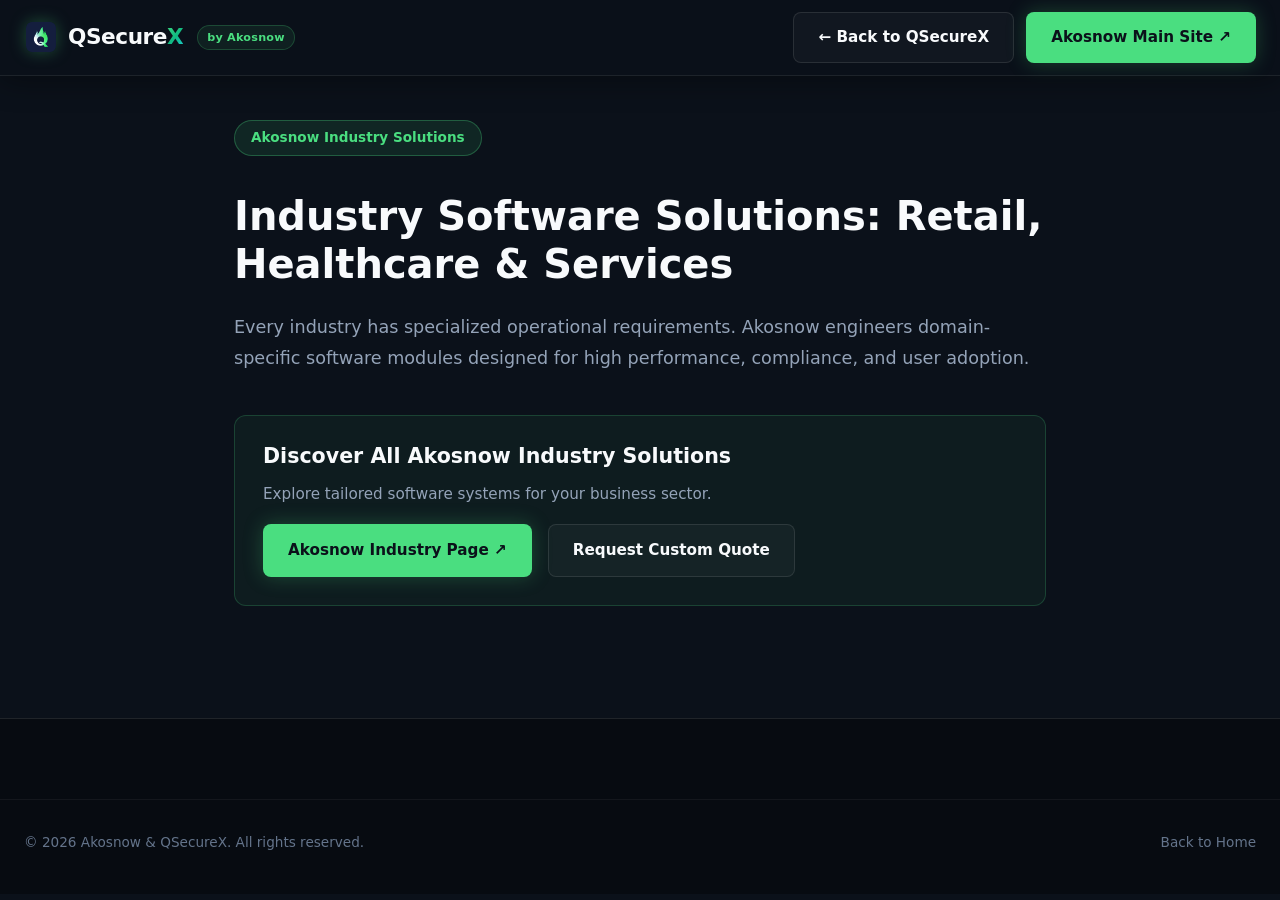
<file: guides/akosnow-retail-healthcare-solutions.html>
<!DOCTYPE html>
<html lang="en">
<head>
  <meta charset="UTF-8">
  <meta name="viewport" content="width=device-width, initial-scale=1.0">
  <title>Industry Software Solutions: Retail & Healthcare | Akosnow</title>
  <meta name="title" content="Industry Software Solutions: Retail & Healthcare | Akosnow">
  <meta name="description" content="Explore Akosnow tailored business software solutions for Retail Superstores, Healthcare Clinics, Restaurants, Auto Garages, and Cybersecurity.">
  <meta name="robots" content="index, follow, max-image-preview:large, max-snippet:-1">
  <link rel="canonical" href="https://qsecurex.space/guides/akosnow-retail-healthcare-solutions.html">

  <!-- Open Graph / Social Media SEO -->
  <meta property="og:type" content="article">
  <meta property="og:url" content="https://qsecurex.space/guides/akosnow-retail-healthcare-solutions.html">
  <meta property="og:title" content="Industry Software Solutions: Retail & Healthcare | Akosnow">
  <meta property="og:description" content="Domain-specific software modules designed for Retail POS, Healthcare Clinic appointments, Restaurant Kitchen Displays, and Law Vaults.">
  <meta property="og:image" content="/assets/gwag_1764444804643.png">
  <meta property="og:site_name" content="Akosnow Industry Guides">

  <!-- Twitter Card SEO -->
  <meta name="twitter:card" content="summary_large_image">
  <meta name="twitter:url" content="https://qsecurex.space/guides/akosnow-retail-healthcare-solutions.html">
  <meta name="twitter:title" content="Industry Software Solutions: Retail & Healthcare">
  <meta name="twitter:description" content="Tailored B2B software solutions across commercial enterprise sectors.">
  <meta name="twitter:image" content="/assets/gwag_1764444804643.png">

  <!-- CSS & Favicon (Root Relative Paths for 100% Reliable Loading) -->
  <link rel="stylesheet" href="/styles.css">
  <link rel="icon" type="image/png" href="/assets/app_icon_1024_1764268476863.png">

  <!-- Structured Data JSON-LD Schemas -->
  <script type="application/ld+json">
  {
    "@context": "https://schema.org",
    "@graph": [
      {
        "@type": "Article",
        "@id": "https://qsecurex.space/guides/akosnow-retail-healthcare-solutions.html#article",
        "headline": "Industry Software Solutions: Retail, Healthcare & Services",
        "description": "Explore Akosnow tailored business software solutions for Retail Superstores, Healthcare Clinics, Restaurants, Auto Garages, and Cybersecurity.",
        "author": { "@type": "Organization", "name": "Akosnow Solutions Team" },
        "publisher": { "@type": "Organization", "name": "Akosnow", "url": "https://qsecurex.space/akosnow%20website/" },
        "datePublished": "2026-07-26",
        "dateModified": "2026-07-26",
        "mainEntityOfPage": "https://qsecurex.space/guides/akosnow-retail-healthcare-solutions.html"
      },
      {
        "@type": "BreadcrumbList",
        "@id": "https://qsecurex.space/guides/akosnow-retail-healthcare-solutions.html#breadcrumb",
        "itemListElement": [
          { "@type": "ListItem", "position": 1, "name": "Home", "item": "https://qsecurex.space/" },
          { "@type": "ListItem", "position": 2, "name": "Knowledge Hub", "item": "https://qsecurex.space/#guides" },
          { "@type": "ListItem", "position": 3, "name": "Industry Solutions Guide", "item": "https://qsecurex.space/guides/akosnow-retail-healthcare-solutions.html" }
        ]
      }
    ]
  }
  </script>
</head>
<body>
  <header class="site-header">
    <div class="container header-inner">
      <a href="/index.html" class="logo">
        <img src="/assets/app_icon_1024_1764268476863.png" alt="QSecureX Logo" class="logo-img">
        <span class="logo-text">QSecure<span class="gradient-text">X</span></span>
        <span class="header-ecosystem-tag">by Akosnow</span>
      </a>
      <div class="header-actions">
        <a href="/index.html" class="btn btn-outline">← Back to QSecureX</a>
        <a href="/akosnow website/index.html" class="btn btn-primary">Akosnow Main Site ↗</a>
      </div>
    </div>
  </header>

  <main class="container" style="padding-top: 120px; padding-bottom: 80px; max-width: 860px;">
    <div class="badge">Akosnow Industry Solutions</div>
    <h1 style="font-size: 2.5rem; margin: 16px 0 24px; color: var(--text-main);">Industry Software Solutions: Retail, Healthcare & Services</h1>
    
    <div style="font-size: 1.1rem; color: var(--text-muted); line-height: 1.8; margin-bottom: 32px;">
      <p style="margin-bottom: 20px;">
        Every industry has specialized operational requirements. Akosnow engineers domain-specific software modules designed for high performance, compliance, and user adoption.
      </p>

      <div style="margin-top: 40px; padding: 28px; background: rgba(74, 222, 128, 0.05); border: 1px solid rgba(74, 222, 128, 0.2); border-radius: 12px;">
        <h3 style="color: var(--text-main); margin-bottom: 12px;">Discover All Akosnow Industry Solutions</h3>
        <p style="font-size: 0.95rem; margin-bottom: 16px;">Explore tailored software systems for your business sector.</p>
        <div style="display: flex; gap: 16px; flex-wrap: wrap;">
          <a href="/akosnow website/index.html#solutions" class="btn btn-primary">Akosnow Industry Page ↗</a>
          <a href="/index.html#pricing" class="btn btn-outline">Request Custom Quote</a>
        </div>
      </div>
    </div>
  </main>

  <footer class="site-footer">
    <div class="container footer-bottom">
      <p>&copy; 2026 Akosnow & QSecureX. All rights reserved.</p>
      <p><a href="/index.html">Back to Home</a></p>
    </div>
  </footer>
</body>
</html>
</file>
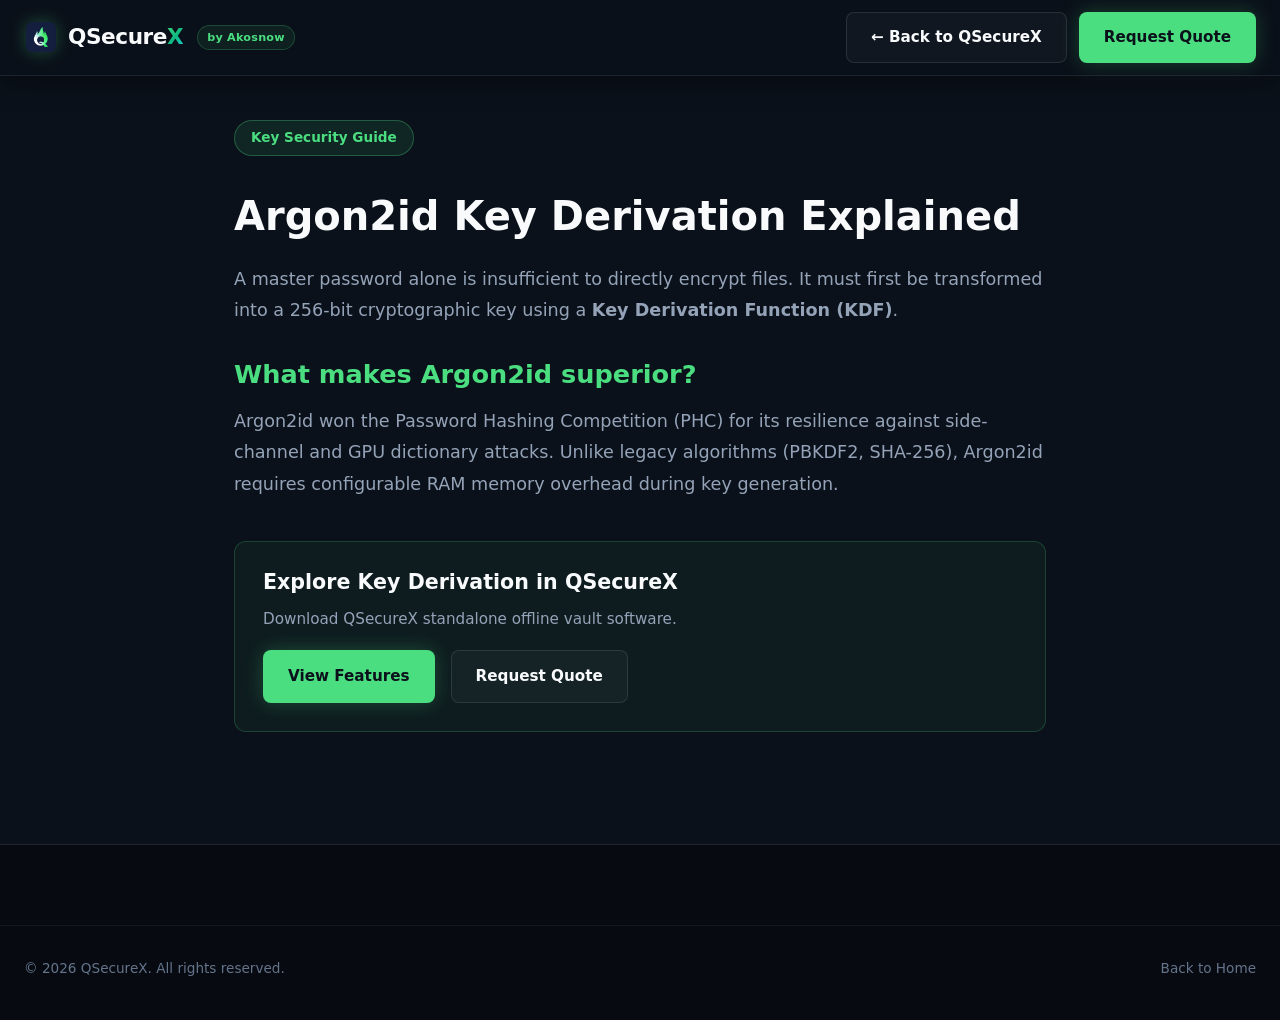
<file: guides/argon2id-explained.html>
<!DOCTYPE html>
<html lang="en">
<head>
  <meta charset="UTF-8">
  <meta name="viewport" content="width=device-width, initial-scale=1.0">
  <title>Argon2id Key Derivation Function | QSecureX Guide</title>
  <meta name="title" content="Argon2id Key Derivation Function | QSecureX Guide">
  <meta name="description" content="Technical breakdown of Argon2id Key Derivation Function (KDF), memory-hard master key stretching, and GPU/ASIC resistance.">
  <meta name="robots" content="index, follow, max-image-preview:large, max-snippet:-1">
  <link rel="canonical" href="https://qsecurex.space/guides/argon2id-explained.html">

  <!-- Open Graph / Social Media SEO -->
  <meta property="og:type" content="article">
  <meta property="og:url" content="https://qsecurex.space/guides/argon2id-explained.html">
  <meta property="og:title" content="Argon2id Key Derivation Function Explained | QSecureX">
  <meta property="og:description" content="How Argon2id memory-hard key stretching protects master passwords against GPU and ASIC dictionary attacks by configuring memory costs in RAM.">
  <meta property="og:image" content="/assets/gwag_1764444804643.png">
  <meta property="og:site_name" content="QSecureX Security Guides">

  <!-- Twitter Card SEO -->
  <meta name="twitter:card" content="summary_large_image">
  <meta name="twitter:url" content="https://qsecurex.space/guides/argon2id-explained.html">
  <meta name="twitter:title" content="Argon2id Key Derivation Explained">
  <meta name="twitter:description" content="Password Hashing Competition winner Argon2id memory-hard derivation analysis.">
  <meta name="twitter:image" content="/assets/gwag_1764444804643.png">

  <!-- CSS & Favicon (Root Relative Paths for 100% Reliable Loading) -->
  <link rel="stylesheet" href="/styles.css">
  <link rel="icon" type="image/png" href="/assets/app_icon_1024_1764268476863.png">

  <!-- Structured Data JSON-LD Schemas -->
  <script type="application/ld+json">
  {
    "@context": "https://schema.org",
    "@graph": [
      {
        "@type": "Article",
        "@id": "https://qsecurex.space/guides/argon2id-explained.html#article",
        "headline": "Argon2id Key Derivation Explained",
        "description": "Technical breakdown of Argon2id Key Derivation Function (KDF), memory-hard master key stretching, and GPU/ASIC resistance.",
        "author": { "@type": "Organization", "name": "QSecureX Security Team" },
        "publisher": { "@type": "Organization", "name": "Akosnow", "url": "https://qsecurex.space/akosnow%20website/" },
        "datePublished": "2026-07-26",
        "dateModified": "2026-07-26",
        "mainEntityOfPage": "https://qsecurex.space/guides/argon2id-explained.html"
      },
      {
        "@type": "BreadcrumbList",
        "@id": "https://qsecurex.space/guides/argon2id-explained.html#breadcrumb",
        "itemListElement": [
          { "@type": "ListItem", "position": 1, "name": "Home", "item": "https://qsecurex.space/" },
          { "@type": "ListItem", "position": 2, "name": "Knowledge Hub", "item": "https://qsecurex.space/#guides" },
          { "@type": "ListItem", "position": 3, "name": "Argon2id Explained", "item": "https://qsecurex.space/guides/argon2id-explained.html" }
        ]
      }
    ]
  }
  </script>
</head>
<body>
  <header class="site-header">
    <div class="container header-inner">
      <a href="/index.html" class="logo">
        <img src="/assets/app_icon_1024_1764268476863.png" alt="QSecureX Logo" class="logo-img">
        <span class="logo-text">QSecure<span class="gradient-text">X</span></span>
        <span class="header-ecosystem-tag">by Akosnow</span>
      </a>
      <div class="header-actions">
        <a href="/index.html" class="btn btn-outline">← Back to QSecureX</a>
        <a href="/index.html#pricing" class="btn btn-primary">Request Quote</a>
      </div>
    </div>
  </header>

  <main class="container" style="padding-top: 120px; padding-bottom: 80px; max-width: 860px;">
    <div class="badge">Key Security Guide</div>
    <h1 style="font-size: 2.5rem; margin: 16px 0 24px; color: var(--text-main);">Argon2id Key Derivation Explained</h1>
    
    <div style="font-size: 1.1rem; color: var(--text-muted); line-height: 1.8; margin-bottom: 32px;">
      <p style="margin-bottom: 20px;">
        A master password alone is insufficient to directly encrypt files. It must first be transformed into a 256-bit cryptographic key using a <strong>Key Derivation Function (KDF)</strong>.
      </p>

      <h2 style="color: var(--primary); font-size: 1.6rem; margin: 32px 0 16px;">What makes Argon2id superior?</h2>
      <p style="margin-bottom: 20px;">
        Argon2id won the Password Hashing Competition (PHC) for its resilience against side-channel and GPU dictionary attacks. Unlike legacy algorithms (PBKDF2, SHA-256), Argon2id requires configurable RAM memory overhead during key generation.
      </p>

      <div style="margin-top: 40px; padding: 28px; background: rgba(74, 222, 128, 0.05); border: 1px solid rgba(74, 222, 128, 0.2); border-radius: 12px;">
        <h3 style="color: var(--text-main); margin-bottom: 12px;">Explore Key Derivation in QSecureX</h3>
        <p style="font-size: 0.95rem; margin-bottom: 16px;">Download QSecureX standalone offline vault software.</p>
        <div style="display: flex; gap: 16px; flex-wrap: wrap;">
          <a href="/index.html#features" class="btn btn-primary">View Features</a>
          <a href="/index.html#pricing" class="btn btn-outline">Request Quote</a>
        </div>
      </div>
    </div>
  </main>

  <footer class="site-footer">
    <div class="container footer-bottom">
      <p>&copy; 2026 QSecureX. All rights reserved.</p>
      <p><a href="/index.html">Back to Home</a></p>
    </div>
  </footer>
</body>
</html>
</file>
<file: styles.css>
/* 
  QSecureX - Premium Offline Privacy Vault
  Modern, Responsive Vanilla CSS Design System 
*/

:root {
  --bg-dark: #0b111a;
  --bg-card: #121a24;
  --bg-card-hover: #182330;
  --bg-card-border: rgba(255, 255, 255, 0.08);
  --bg-glass: rgba(18, 26, 36, 0.75);
  
  --primary: #4ade80;
  --primary-glow: rgba(74, 222, 128, 0.25);
  --primary-hover: #3bce71;
  --cyan: #22d3ee;
  --emerald: #10b981;
  
  --text-main: #f8fafc;
  --text-muted: #94a3b8;
  --text-dim: #64748b;
  
  --border-color: rgba(255, 255, 255, 0.1);
  --radius-sm: 8px;
  --radius-md: 12px;
  --radius-lg: 20px;
  --radius-full: 9999px;
  
  --font-sans: 'Inter', system-ui, -apple-system, sans-serif;
  --font-heading: 'Space Grotesk', system-ui, sans-serif;

  --transition-fast: 0.2s ease;
  --transition-normal: 0.3s cubic-bezier(0.4, 0, 0.2, 1);
}

/* Reset & Base Styles */
*, *::before, *::after {
  box-sizing: border-box;
  margin: 0;
  padding: 0;
}

html {
  scroll-behavior: smooth;
  color-scheme: dark;
}

body {
  font-family: var(--font-sans);
  background-color: var(--bg-dark);
  color: var(--text-main);
  line-height: 1.6;
  overflow-x: hidden;
  -webkit-font-smoothing: antialiased;
}

/* Background Grid Pattern */
.grid-background {
  position: absolute;
  inset: 0;
  background-image: 
    linear-gradient(rgba(74, 222, 128, 0.04) 1px, transparent 1px),
    linear-gradient(90deg, rgba(74, 222, 128, 0.04) 1px, transparent 1px);
  background-size: 40px 40px;
  pointer-events: none;
  z-index: 0;
}

/* Container */
.container {
  width: 100%;
  max-width: 1280px;
  margin: 0 auto;
  padding: 0 24px;
}

/* Typography */
h1, h2, h3, h4, h5, h6 {
  font-family: var(--font-heading);
  font-weight: 700;
  line-height: 1.2;
  color: var(--text-main);
}

a {
  color: inherit;
  text-decoration: none;
  transition: var(--transition-fast);
}

/* Gradient Text */
.gradient-text {
  background: linear-gradient(135deg, var(--primary) 0%, var(--emerald) 50%, var(--cyan) 100%);
  -webkit-background-clip: text;
  -webkit-text-fill-color: transparent;
  background-clip: text;
}

/* Badges */
.badge {
  display: inline-flex;
  align-items: center;
  gap: 8px;
  padding: 6px 16px;
  border-radius: var(--radius-full);
  background: rgba(74, 222, 128, 0.1);
  border: 1px solid rgba(74, 222, 128, 0.3);
  color: var(--primary);
  font-size: 0.85rem;
  font-weight: 600;
  margin-bottom: 20px;
}

/* Buttons */
.btn {
  display: inline-flex;
  align-items: center;
  justify-content: center;
  gap: 10px;
  padding: 12px 24px;
  font-size: 0.95rem;
  font-weight: 600;
  border-radius: var(--radius-sm);
  cursor: pointer;
  transition: var(--transition-normal);
  border: 1px solid transparent;
}

.btn-primary {
  background-color: var(--primary);
  color: #0b111a;
  box-shadow: 0 0 20px var(--primary-glow);
}

.btn-primary:hover {
  background-color: var(--primary-hover);
  transform: translateY(-2px);
  box-shadow: 0 4px 25px rgba(74, 222, 128, 0.4);
}

.btn-outline {
  background: rgba(255, 255, 255, 0.03);
  color: var(--text-main);
  border-color: var(--border-color);
}

.btn-outline:hover {
  background: rgba(255, 255, 255, 0.08);
  border-color: var(--primary);
  transform: translateY(-2px);
}

.btn-full {
  width: 100%;
}

/* Header & Navigation */
.site-header {
  position: fixed;
  top: 0;
  left: 0;
  right: 0;
  height: 76px;
  z-index: 1000;
  background: rgba(11, 17, 26, 0.92);
  backdrop-filter: blur(16px);
  -webkit-backdrop-filter: blur(16px);
  border-bottom: 1px solid rgba(255, 255, 255, 0.08);
  box-shadow: 0 4px 30px rgba(0, 0, 0, 0.4);
  transition: var(--transition-normal);
}

.header-inner {
  display: flex;
  align-items: center;
  justify-content: space-between;
  height: 100%;
}

.logo {
  display: flex;
  align-items: center;
  gap: 10px;
  font-family: var(--font-heading);
  font-size: 1.35rem;
  font-weight: 700;
  letter-spacing: -0.02em;
  text-decoration: none;
}

.logo-text {
  color: var(--text-main);
  display: flex;
  align-items: center;
}

.header-ecosystem-tag {
  font-size: 0.7rem;
  padding: 3px 9px;
  background: rgba(74, 222, 128, 0.08);
  border: 1px solid rgba(74, 222, 128, 0.22);
  color: var(--primary);
  border-radius: var(--radius-full);
  font-family: var(--font-sans);
  font-weight: 600;
  letter-spacing: 0.02em;
  margin-left: 4px;
  align-self: center;
  transition: var(--transition-fast);
}

.logo:hover .header-ecosystem-tag {
  background: rgba(74, 222, 128, 0.16);
  border-color: rgba(74, 222, 128, 0.4);
}

.logo-img {
  width: 34px;
  height: 34px;
  object-fit: contain;
  filter: drop-shadow(0 0 8px rgba(74, 222, 128, 0.3));
}

.nav-menu {
  display: flex;
  align-items: center;
  gap: 28px;
  list-style: none;
  margin: 0;
  padding: 0;
}

.nav-link {
  font-size: 0.9rem;
  font-weight: 500;
  color: var(--text-muted);
  padding: 8px 4px;
  position: relative;
  transition: color var(--transition-fast);
  display: flex;
  align-items: center;
  gap: 4px;
}

.nav-link:hover, .nav-link.active {
  color: var(--text-main);
}

.nav-link::after {
  content: '';
  position: absolute;
  bottom: -4px;
  left: 50%;
  width: 0;
  height: 2px;
  background: var(--primary);
  transition: all 0.25s ease;
  transform: translateX(-50%);
  border-radius: 2px;
}

.nav-link:hover::after, .nav-link.active::after {
  width: 100%;
}

.chevron {
  font-size: 0.75rem;
  opacity: 0.7;
  transition: transform 0.2s ease;
}

.nav-dropdown-item:hover .chevron {
  transform: rotate(180deg);
  opacity: 1;
}

/* Header Dropdown Menu */
.nav-dropdown-item {
  position: relative;
}

.nav-dropdown-item .dropdown-menu {
  position: absolute;
  top: calc(100% + 12px);
  left: 50%;
  transform: translateX(-50%) translateY(8px);
  background: #121a24;
  border: 1px solid rgba(255, 255, 255, 0.12);
  border-radius: var(--radius-md);
  padding: 8px;
  min-width: 240px;
  list-style: none;
  box-shadow: 0 20px 45px rgba(0, 0, 0, 0.7), 0 0 0 1px rgba(74, 222, 128, 0.1);
  opacity: 0;
  visibility: hidden;
  transition: all 0.2s cubic-bezier(0.16, 1, 0.3, 1);
  z-index: 1100;
}

.nav-dropdown-item:hover .dropdown-menu {
  opacity: 1;
  visibility: visible;
  transform: translateX(-50%) translateY(0);
}

.dropdown-menu li a {
  display: flex;
  align-items: center;
  gap: 10px;
  padding: 10px 14px;
  font-size: 0.86rem;
  color: var(--text-muted);
  font-weight: 500;
  border-radius: var(--radius-sm);
  transition: var(--transition-fast);
}

.dropdown-menu li a .menu-icon {
  font-size: 1rem;
}

.dropdown-menu li a .menu-text {
  flex: 1;
}

.dropdown-menu li a .arrow {
  font-size: 0.8rem;
  opacity: 0.5;
  transition: opacity 0.2s ease, transform 0.2s ease;
}

.dropdown-menu li a:hover {
  background: rgba(74, 222, 128, 0.1);
  color: var(--primary);
}

.dropdown-menu li a:hover .arrow {
  opacity: 1;
  transform: translateX(2px) translateY(-2px);
}

.header-actions {
  display: flex;
  align-items: center;
  gap: 12px;
}

.header-link-btn {
  display: inline-flex;
  align-items: center;
  gap: 6px;
  padding: 8px 14px;
  font-size: 0.84rem;
  font-weight: 500;
  color: var(--text-muted);
  background: rgba(255, 255, 255, 0.04);
  border: 1px solid rgba(255, 255, 255, 0.08);
  border-radius: 10px;
  transition: var(--transition-fast);
}

.header-link-btn:hover {
  background: rgba(255, 255, 255, 0.08);
  color: var(--text-main);
  border-color: rgba(255, 255, 255, 0.18);
}

.header-cta-btn {
  padding: 9px 20px;
  font-size: 0.88rem;
  font-weight: 600;
  border-radius: 10px;
}

.mobile-toggle {
  display: none;
  background: none;
  border: none;
  color: var(--text-main);
  font-size: 1.5rem;
  cursor: pointer;
}

/* Hero Section */
.hero {
  position: relative;
  padding: 160px 0 100px;
  overflow: hidden;
}

.hero-grid {
  display: grid;
  grid-template-columns: 1fr 1fr;
  gap: 60px;
  align-items: center;
}

.hero-content h1 {
  font-size: 3.8rem;
  letter-spacing: -0.02em;
  margin-bottom: 24px;
}

.hero-description {
  font-size: 1.2rem;
  color: var(--text-muted);
  margin-bottom: 36px;
  max-width: 540px;
}

.hero-cta {
  display: flex;
  align-items: center;
  gap: 16px;
}

.hero-visual {
  position: relative;
}

.hero-img {
  width: 100%;
  border-radius: var(--radius-lg);
  border: 1px solid var(--bg-card-border);
  box-shadow: 0 20px 50px rgba(0, 0, 0, 0.5), 0 0 30px rgba(74, 222, 128, 0.1);
}

/* Stats Section */
.stats-section {
  padding: 40px 0 80px;
}

.stats-grid {
  display: grid;
  grid-template-columns: repeat(4, 1fr);
  gap: 24px;
}

.stat-card {
  background: var(--bg-card);
  border: 1px solid var(--bg-card-border);
  padding: 28px;
  border-radius: var(--radius-md);
  text-align: center;
  transition: var(--transition-normal);
}

.stat-card:hover {
  transform: translateY(-4px);
  border-color: rgba(74, 222, 128, 0.3);
  box-shadow: 0 10px 30px rgba(0, 0, 0, 0.3);
}

.stat-value {
  font-size: 1.8rem;
  font-family: var(--font-heading);
  font-weight: 700;
  color: var(--primary);
  margin-bottom: 4px;
}

.stat-label {
  color: var(--text-muted);
  font-size: 0.85rem;
  text-transform: uppercase;
  letter-spacing: 0.05em;
}

/* Section Header */
.section {
  padding: 90px 0;
}

.section-header {
  text-align: center;
  max-width: 720px;
  margin: 0 auto 60px;
}

.section-header h2 {
  font-size: 2.5rem;
  margin-bottom: 16px;
}

.section-header p {
  color: var(--text-muted);
  font-size: 1.1rem;
}

/* Technical Trust Grid */
.trust-grid {
  display: grid;
  grid-template-columns: repeat(3, 1fr);
  gap: 28px;
}

.trust-card {
  background: var(--bg-card);
  border: 1px solid var(--bg-card-border);
  border-radius: var(--radius-md);
  padding: 32px 24px;
  transition: var(--transition-normal);
}

.trust-card:hover {
  border-color: var(--primary);
  transform: translateY(-4px);
}

.trust-icon {
  font-size: 2.2rem;
  margin-bottom: 16px;
}

.trust-card h3 {
  font-size: 1.25rem;
  margin-bottom: 10px;
}

.trust-card p {
  color: var(--text-muted);
  font-size: 0.95rem;
}

/* Features Modules Grid (9 Core Features) */
.features-module-grid {
  display: grid;
  grid-template-columns: repeat(3, 1fr);
  gap: 28px;
}

.module-card {
  background: var(--bg-card);
  border: 1px solid var(--bg-card-border);
  border-radius: var(--radius-md);
  padding: 32px 24px;
  transition: var(--transition-normal);
}

.module-card:hover {
  border-color: var(--primary);
  transform: translateY(-4px);
  box-shadow: 0 10px 30px rgba(0, 0, 0, 0.3);
}

.module-icon {
  font-size: 2.2rem;
  margin-bottom: 16px;
}

.module-card h3 {
  font-size: 1.25rem;
  margin-bottom: 10px;
}

.module-card p {
  color: var(--text-muted);
  font-size: 0.95rem;
}

/* Comparison Section */
.comparison-grid {
  display: grid;
  grid-template-columns: 1fr 1fr;
  gap: 32px;
}

.comp-card {
  border-radius: var(--radius-lg);
  padding: 40px;
  border: 1px solid var(--bg-card-border);
}

.comp-card.cloud {
  background: rgba(239, 68, 68, 0.03);
  border-color: rgba(239, 68, 68, 0.2);
}

.comp-card.qsecurex {
  background: rgba(74, 222, 128, 0.03);
  border-color: rgba(74, 222, 128, 0.3);
  box-shadow: 0 0 30px rgba(74, 222, 128, 0.05);
}

.comp-header h3 {
  font-size: 1.5rem;
  margin-bottom: 24px;
}

.comp-list {
  list-style: none;
  display: flex;
  flex-direction: column;
  gap: 16px;
}

.comp-list li {
  display: flex;
  align-items: center;
  gap: 12px;
  font-size: 1rem;
}

.comp-card.cloud li svg {
  color: #ef4444;
}

.comp-card.qsecurex li svg {
  color: var(--primary);
}

/* Security Whitepaper Section */
.whitepaper-card {
  background: var(--bg-card);
  border: 1px solid var(--bg-card-border);
  border-radius: var(--radius-lg);
  padding: 48px;
}

.wp-grid {
  display: grid;
  grid-template-columns: 1fr 1fr;
  gap: 40px;
  margin-bottom: 40px;
}

.wp-topic h4 {
  font-size: 1.2rem;
  color: var(--primary);
  margin-bottom: 8px;
}

.wp-topic p {
  color: var(--text-muted);
  font-size: 0.95rem;
}

.wp-footer {
  text-align: center;
  padding-top: 24px;
  border-top: 1px solid var(--border-color);
}

/* Screenshots Gallery Section */
.gallery-container {
  background: var(--bg-card);
  border: 1px solid var(--bg-card-border);
  border-radius: var(--radius-lg);
  padding: 36px;
}

.gallery-tabs {
  display: flex;
  justify-content: center;
  gap: 16px;
  margin-bottom: 32px;
  flex-wrap: wrap;
}

.gallery-tab {
  background: rgba(255, 255, 255, 0.03);
  border: 1px solid var(--border-color);
  color: var(--text-muted);
  padding: 10px 20px;
  border-radius: var(--radius-sm);
  font-weight: 600;
  cursor: pointer;
  transition: var(--transition-normal);
}

.gallery-tab:hover, .gallery-tab.active {
  background: var(--primary);
  color: #0b111a;
  border-color: var(--primary);
}

.gallery-preview {
  text-align: center;
}

.gallery-img {
  width: 100%;
  max-width: 960px;
  border-radius: var(--radius-md);
  border: 1px solid var(--border-color);
  box-shadow: 0 15px 40px rgba(0, 0, 0, 0.5);
  margin-bottom: 20px;
}

.gallery-caption {
  color: var(--text-muted);
  font-size: 0.95rem;
}

/* 3 Steps Process */
.steps-grid {
  display: grid;
  grid-template-columns: repeat(3, 1fr);
  gap: 32px;
}

.step-card {
  background: var(--bg-card);
  border: 1px solid var(--bg-card-border);
  border-radius: var(--radius-lg);
  padding: 36px 28px;
  text-align: center;
  position: relative;
  transition: var(--transition-normal);
}

.step-card:hover {
  transform: translateY(-6px);
  border-color: var(--primary);
}

.step-number {
  width: 44px;
  height: 44px;
  border-radius: var(--radius-full);
  background: var(--primary);
  color: #0b111a;
  font-family: var(--font-heading);
  font-weight: 700;
  font-size: 1.1rem;
  display: flex;
  align-items: center;
  justify-content: center;
  margin: 0 auto 20px;
}

.step-icon {
  font-size: 2.2rem;
  margin-bottom: 16px;
}

.step-card h3 {
  font-size: 1.3rem;
  margin-bottom: 12px;
}

.step-card p {
  color: var(--text-muted);
  font-size: 0.95rem;
}

/* Pricing Contact Form Section */
.pricing-contact-container {
  max-width: 800px;
  margin: 0 auto;
}

.pricing-contact-card {
  background: var(--bg-card);
  border: 1px solid var(--bg-card-border);
  border-radius: var(--radius-lg);
  padding: 44px;
  box-shadow: 0 20px 50px rgba(0, 0, 0, 0.4);
}

.contact-form {
  display: flex;
  flex-direction: column;
  gap: 24px;
}

.form-grid {
  display: grid;
  grid-template-columns: 1fr 1fr;
  gap: 20px;
}

.form-group {
  display: flex;
  flex-direction: column;
  gap: 8px;
}

.form-label {
  font-size: 0.9rem;
  font-weight: 600;
  color: var(--text-main);
}

.form-input,
.form-select,
.form-textarea {
  width: 100%;
  padding: 12px 16px;
  background: rgba(255, 255, 255, 0.03);
  border: 1px solid var(--border-color);
  border-radius: var(--radius-sm);
  color: var(--text-main);
  font-family: var(--font-sans);
  font-size: 0.95rem;
  transition: var(--transition-fast);
}

.form-input:focus,
.form-select:focus,
.form-textarea:focus {
  outline: none;
  border-color: var(--primary);
  background: rgba(255, 255, 255, 0.06);
  box-shadow: 0 0 10px rgba(74, 222, 128, 0.2);
}

.form-select option {
  background: var(--bg-card);
  color: var(--text-main);
}

.form-textarea {
  resize: vertical;
  min-height: 100px;
}

.form-status {
  padding: 14px 18px;
  border-radius: var(--radius-sm);
  font-size: 0.95rem;
  font-weight: 500;
  display: none;
  text-align: center;
}

.form-status.success {
  display: block;
  background: rgba(74, 222, 128, 0.1);
  border: 1px solid rgba(74, 222, 128, 0.3);
  color: var(--primary);
}

/* FAQ Accordion */
.faq-container {
  max-width: 800px;
  margin: 0 auto;
}

.faq-item {
  background: var(--bg-card);
  border: 1px solid var(--bg-card-border);
  border-radius: var(--radius-md);
  margin-bottom: 16px;
  overflow: hidden;
}

.faq-question {
  width: 100%;
  padding: 22px 28px;
  background: none;
  border: none;
  color: var(--text-main);
  font-family: var(--font-heading);
  font-size: 1.15rem;
  font-weight: 600;
  text-align: left;
  display: flex;
  align-items: center;
  justify-content: space-between;
  cursor: pointer;
}

.faq-answer {
  max-height: 0;
  overflow: hidden;
  transition: max-height 0.3s ease, padding 0.3s ease;
  padding: 0 28px;
  color: var(--text-muted);
  font-size: 1rem;
}

.faq-item.open .faq-answer {
  max-height: 200px;
  padding: 0 28px 24px;
}

.faq-icon {
  transition: transform 0.3s ease;
}

.faq-item.open .faq-icon {
  transform: rotate(180deg);
  color: var(--primary);
}

/* Footer */
.site-footer {
  background: #070b11;
  border-top: 1px solid var(--border-color);
  padding: 80px 0 40px;
}

.footer-grid {
  display: grid;
  grid-template-columns: 2fr 1fr 1fr 1fr;
  gap: 48px;
  margin-bottom: 60px;
}

.footer-brand p {
  color: var(--text-muted);
  margin-top: 16px;
  max-width: 320px;
}

.footer-col h4 {
  font-size: 1rem;
  margin-bottom: 20px;
  color: var(--text-main);
}

.footer-links {
  list-style: none;
  display: flex;
  flex-direction: column;
  gap: 12px;
}

.footer-links a {
  color: var(--text-muted);
  font-size: 0.9rem;
}

.footer-links a:hover {
  color: var(--primary);
}

.footer-bottom {
  border-top: 1px solid rgba(255, 255, 255, 0.05);
  padding-top: 32px;
  display: flex;
  align-items: center;
  justify-content: space-between;
  color: var(--text-dim);
  font-size: 0.85rem;
}

.mobile-actions-item {
  display: none;
}

.mobile-toggle {
  display: none;
  background: rgba(255, 255, 255, 0.05);
  border: 1px solid rgba(255, 255, 255, 0.12);
  color: var(--text-main);
  font-size: 1.25rem;
  padding: 6px 12px;
  border-radius: var(--radius-sm);
  cursor: pointer;
  transition: var(--transition-fast);
}

.mobile-toggle:hover {
  background: rgba(74, 222, 128, 0.1);
  border-color: rgba(74, 222, 128, 0.3);
  color: var(--primary);
}

/* Responsive Media Queries */
@media (max-width: 1024px) {
  .hero-grid {
    grid-template-columns: 1fr;
    gap: 40px;
  }

  .stats-grid, .trust-grid, .features-module-grid {
    grid-template-columns: repeat(2, 1fr);
  }

  .wp-grid {
    grid-template-columns: 1fr;
  }

  .pricing-grid {
    grid-template-columns: 1fr;
  }

  .price-card.popular {
    transform: none;
  }

  .footer-grid {
    grid-template-columns: 1fr 1fr;
  }
}

@media (max-width: 768px) {
  .desktop-actions {
    display: none !important;
  }

  .mobile-toggle {
    display: flex;
    align-items: center;
    justify-content: center;
  }

  .mobile-actions-item {
    display: flex;
    flex-direction: column;
    gap: 12px;
    margin-top: 12px;
    padding-top: 16px;
    border-top: 1px solid rgba(255, 255, 255, 0.08);
    width: 100%;
  }

  .nav-menu {
    display: none;
    position: absolute;
    top: 76px;
    left: 0;
    right: 0;
    background: rgba(13, 20, 29, 0.98);
    backdrop-filter: blur(20px);
    -webkit-backdrop-filter: blur(20px);
    flex-direction: column;
    padding: 24px;
    gap: 16px;
    border-bottom: 1px solid rgba(74, 222, 128, 0.2);
    box-shadow: 0 20px 40px rgba(0, 0, 0, 0.8);
    z-index: 1050;
  }

  .nav-menu.active {
    display: flex;
  }

  .nav-dropdown-item .dropdown-menu {
    position: static;
    transform: none !important;
    opacity: 1;
    visibility: visible;
    box-shadow: none;
    background: rgba(255, 255, 255, 0.03);
    margin-top: 8px;
    border: 1px solid rgba(255, 255, 255, 0.06);
    min-width: 100%;
  }

  .hero h1 {
    font-size: 3.5rem;
    line-height: 1.1;
    letter-spacing: -0.03em;
  }

  .form-grid {
    grid-template-columns: 1fr;
  }

  .pricing-contact-card {
    padding: 24px;
  }

  .stats-grid, .trust-grid, .features-module-grid, .comparison-grid, .steps-grid {
    grid-template-columns: 1fr;
  }

  .footer-grid {
    grid-template-columns: 1fr;
  }

  .footer-bottom {
    flex-direction: column;
    gap: 16px;
    text-align: center;
  }
}

/* Akosnow Integration Card */
.akosnow-integration-card {
  background: linear-gradient(135deg, rgba(18, 26, 36, 0.95), rgba(11, 17, 26, 0.95));
  border: 1px solid rgba(74, 222, 128, 0.3);
  border-radius: var(--radius-lg);
  padding: 48px;
  box-shadow: 0 0 40px rgba(74, 222, 128, 0.08);
  position: relative;
  overflow: hidden;
}

.akosnow-card-content h2 {
  font-size: 2.4rem;
  margin: 16px 0 14px;
}

.akosnow-card-content p {
  color: var(--text-muted);
  font-size: 1.1rem;
  max-width: 820px;
  line-height: 1.7;
}

.akosnow-features {
  display: flex;
  flex-wrap: wrap;
  gap: 16px;
  margin-top: 24px;
}

.akosnow-feat-item {
  display: flex;
  align-items: center;
  gap: 10px;
  background: rgba(74, 222, 128, 0.06);
  border: 1px solid rgba(74, 222, 128, 0.2);
  padding: 10px 18px;
  border-radius: var(--radius-full);
  color: var(--primary);
  font-size: 0.92rem;
  font-weight: 600;
}

.akosnow-products-grid {
  display: grid;
  grid-template-columns: repeat(2, 1fr);
  gap: 24px;
  margin-top: 32px;
}

.akosnow-product-box {
  background: rgba(255, 255, 255, 0.02);
  border: 1px solid var(--border-color);
  border-radius: var(--radius-md);
  padding: 24px;
  text-decoration: none;
  display: flex;
  flex-direction: column;
  transition: var(--transition-normal);
}

.akosnow-product-box:hover {
  background: rgba(74, 222, 128, 0.05);
  border-color: var(--primary);
  transform: translateY(-4px);
}

.ap-icon {
  font-size: 2rem;
  margin-bottom: 12px;
}

.akosnow-product-box h3 {
  font-size: 1.2rem;
  margin-bottom: 8px;
  color: var(--text-main);
}

.akosnow-product-box p {
  font-size: 0.9rem;
  color: var(--text-muted);
  margin-bottom: 16px;
  line-height: 1.5;
}

.ap-link {
  font-size: 0.85rem;
  font-weight: 700;
  color: var(--primary);
  margin-top: auto;
}

@media (max-width: 768px) {
  .akosnow-products-grid {
    grid-template-columns: 1fr;
  }
}

/* Akosnow Industries & Highlights */
.akosnow-industries-block {
  margin-top: 36px;
  padding-top: 28px;
  border-top: 1px solid rgba(255, 255, 255, 0.08);
}

.akosnow-industries-block h3 {
  font-size: 1.3rem;
  margin-bottom: 16px;
  color: var(--text-main);
}

.akosnow-industry-pills {
  display: flex;
  flex-wrap: wrap;
  gap: 12px;
}

.ind-pill {
  background: rgba(255, 255, 255, 0.04);
  border: 1px solid rgba(255, 255, 255, 0.1);
  padding: 8px 16px;
  border-radius: var(--radius-full);
  font-size: 0.88rem;
  font-weight: 500;
  color: var(--text-muted);
  transition: var(--transition-fast);
}

.ind-pill:hover {
  background: rgba(74, 222, 128, 0.1);
  border-color: rgba(74, 222, 128, 0.3);
  color: var(--primary);
}

.akosnow-why-grid {
  display: grid;
  grid-template-columns: repeat(3, 1fr);
  gap: 20px;
  margin-top: 32px;
}

.why-item {
  background: rgba(255, 255, 255, 0.02);
  border: 1px solid rgba(255, 255, 255, 0.06);
  border-radius: var(--radius-md);
  padding: 20px;
}

.why-icon {
  font-size: 1.6rem;
  margin-bottom: 10px;
}

.why-item h4 {
  font-size: 1.05rem;
  margin-bottom: 6px;
  color: var(--text-main);
}

.why-item p {
  font-size: 0.86rem;
  color: var(--text-muted);
  line-height: 1.5;
}

@media (max-width: 768px) {
  .akosnow-why-grid {
    grid-template-columns: 1fr;
  }
}

/* Security & Privacy Knowledge Hub Guides */
.guides-grid {
  display: grid;
  grid-template-columns: repeat(2, 1fr);
  gap: 24px;
}

.guide-card {
  background: var(--bg-card);
  border: 1px solid var(--border-color);
  border-radius: var(--radius-md);
  padding: 28px;
  display: flex;
  flex-direction: column;
  transition: var(--transition-normal);
}

.guide-card:hover {
  border-color: var(--primary);
  transform: translateY(-4px);
  box-shadow: 0 10px 30px rgba(0, 0, 0, 0.4);
}

.guide-badge {
  display: inline-block;
  align-self: flex-start;
  font-size: 0.75rem;
  font-weight: 700;
  color: var(--primary);
  background: rgba(74, 222, 128, 0.08);
  border: 1px solid rgba(74, 222, 128, 0.2);
  padding: 4px 10px;
  border-radius: var(--radius-full);
  margin-bottom: 14px;
}

.guide-card h3 {
  font-size: 1.25rem;
  margin-bottom: 10px;
  color: var(--text-main);
}

.guide-card p {
  font-size: 0.92rem;
  color: var(--text-muted);
  line-height: 1.6;
  margin-bottom: 20px;
}

.guide-link {
  font-size: 0.88rem;
  font-weight: 600;
  color: var(--primary);
  margin-top: auto;
  transition: var(--transition-fast);
}

.guide-link:hover {
  color: var(--primary-hover);
  text-decoration: underline;
}

@media (max-width: 768px) {
  .guides-grid {
    grid-template-columns: 1fr;
  }
}
</file>
<file: akosnow website/styles.css>
/* ==========================================================================
   Akosnow B2B SaaS Design System
   ========================================================================== */

/* Typography & Base Reset */
*, *::before, *::after {
  box-sizing: border-box;
  margin: 0;
  padding: 0;
}

:root {
  /* Color Palette - Default Light Theme */
  --bg-primary: #F8FAFC;
  --bg-secondary: #FFFFFF;
  --bg-tertiary: #F1F5F9;
  --text-primary: #0F172A;
  --text-secondary: #64748B;
  --brand-primary: #F97316;
  --brand-dark: #EA580C;
  --brand-light: #FDBA74;
  --border-color: #E2E8F0;
  
  /* Status Colors */
  --color-success: #10B981;
  --color-success-bg: #D1FAE5;
  --color-error: #EF4444;
  
  /* Shadows & Layout Settings */
  --card-shadow: 0 4px 6px -1px rgb(0 0 0 / 0.05), 0 2px 4px -2px rgb(0 0 0 / 0.05), 0 0 0 1px rgb(0 0 0 / 0.02);
  --card-shadow-hover: 0 20px 25px -5px rgb(0 0 0 / 0.08), 0 8px 10px -6px rgb(0 0 0 / 0.08), 0 0 0 1px rgba(249, 115, 22, 0.15);
  --overlay-bg: rgba(15, 23, 42, 0.5);
  --nav-bg: rgba(248, 250, 252, 0.85);
  --blur-strength: 16px;
  
  /* Transitions */
  --transition-fast: 0.2s cubic-bezier(0.4, 0, 0.2, 1);
  --transition-normal: 0.3s cubic-bezier(0.4, 0, 0.2, 1);
  --transition-slow: 0.5s cubic-bezier(0.4, 0, 0.2, 1);
}

/* Dark Theme Overrides */
.dark-theme {
  --bg-primary: #090D16;
  --bg-secondary: #111827;
  --bg-tertiary: #1F2937;
  --text-primary: #F9FAFB;
  --text-secondary: #9CA3AF;
  --border-color: #374151;
  
  --color-success: #34D399;
  --color-success-bg: rgba(52, 211, 153, 0.15);
  
  --card-shadow: 0 4px 6px -1px rgb(0 0 0 / 0.3), 0 2px 4px -2px rgb(0 0 0 / 0.3), 0 0 0 1px rgb(255 255 255 / 0.02);
  --card-shadow-hover: 0 20px 25px -5px rgb(0 0 0 / 0.4), 0 8px 10px -6px rgb(0 0 0 / 0.4), 0 0 0 1px rgba(249, 115, 22, 0.3);
  --overlay-bg: rgba(0, 0, 0, 0.75);
  --nav-bg: rgba(9, 13, 22, 0.85);
}

html {
  scroll-behavior: smooth;
  font-size: 16px;
}

body {
  font-family: 'Inter', -apple-system, BlinkMacSystemFont, "Segoe UI", Roboto, Helvetica, Arial, sans-serif;
  background-color: var(--bg-primary);
  color: var(--text-primary);
  line-height: 1.6;
  -webkit-font-smoothing: antialiased;
  -moz-osx-font-smoothing: grayscale;
  transition: background-color var(--transition-normal), color var(--transition-normal);
}

/* ==========================================================================
   Reusable Utilities & Buttons
   ========================================================================== */
.container {
  width: 100%;
  max-width: 1280px;
  margin-left: auto;
  margin-right: auto;
  padding-left: 1.5rem;
  padding-right: 1.5rem;
}

h1, h2, h3, h4 {
  font-family: 'Outfit', sans-serif;
  font-weight: 700;
  letter-spacing: -0.02em;
}

/* Cloudflare-style Dot Grid & Schematic Components */
.dot-grid-bg {
  position: relative;
}

.dot-grid-bg::before {
  content: '';
  position: absolute;
  inset: 0;
  background-image: radial-gradient(var(--border-color) 1.2px, transparent 1.2px);
  background-size: 20px 20px;
  background-position: center;
  opacity: 0.25;
  pointer-events: none;
  z-index: 0;
}

.dark-theme .dot-grid-bg::before {
  opacity: 0.15;
}

.schematic-card {
  position: relative;
  background-color: var(--bg-primary);
  border: 1px solid var(--border-color);
  border-radius: 0.5rem;
}

.schematic-corner {
  position: absolute;
  width: 8px;
  height: 8px;
  background-color: var(--bg-primary);
  border: 1px solid var(--border-color);
  z-index: 10;
  pointer-events: none;
}

.corner-tl { top: -4px; left: -4px; }
.corner-tr { top: -4px; right: -4px; }
.corner-bl { bottom: -4px; left: -4px; }
.corner-br { bottom: -4px; right: -4px; }

.centered {
  text-align: center;
}

.section-title {
  font-size: 2.25rem;
  margin-bottom: 0.75rem;
  color: var(--text-primary);
}

.section-subtitle {
  font-size: 1.25rem;
  font-weight: 400;
  color: var(--text-secondary);
  max-width: 720px;
  margin-left: auto;
  margin-right: auto;
  margin-bottom: 3rem;
}

.section-title-helper {
  font-size: 1rem;
  color: var(--brand-primary);
  font-weight: 600;
  text-transform: uppercase;
  letter-spacing: 0.05em;
  margin-bottom: 0.5rem;
}

/* Buttons */
.btn {
  display: inline-flex;
  align-items: center;
  justify-content: center;
  padding: 0.625rem 1.25rem;
  font-size: 0.95rem;
  font-weight: 600;
  border-radius: 0.5rem;
  border: 1px solid transparent;
  cursor: pointer;
  transition: all var(--transition-fast);
  text-decoration: none;
}

.btn-large {
  padding: 0.8rem 1.75rem;
  font-size: 1.05rem;
}

.btn-full {
  width: 100%;
}

.btn-primary {
  background-color: var(--brand-primary);
  color: #FFFFFF;
}

.btn-primary:hover {
  background-color: var(--brand-dark);
  transform: translateY(-2px);
  box-shadow: 0 10px 15px -3px rgba(249, 115, 22, 0.3);
}

.btn-secondary {
  background-color: var(--bg-secondary);
  color: var(--text-primary);
  border-color: var(--border-color);
}

.btn-secondary:hover {
  background-color: var(--bg-tertiary);
  transform: translateY(-2px);
}

.btn-outline {
  background-color: transparent;
  border-color: var(--brand-primary);
  color: var(--brand-primary);
}

.btn-outline:hover {
  background-color: var(--brand-primary);
  color: #FFFFFF;
  transform: translateY(-2px);
}

.btn-link {
  background: transparent;
  border: none;
  color: var(--brand-primary);
  padding: 0;
  font-weight: 600;
  cursor: pointer;
}

.btn-link:hover {
  color: var(--brand-dark);
  text-decoration: underline;
}

.btn-small {
  padding: 0.4rem 0.8rem;
  font-size: 0.85rem;
}

/* ==========================================================================
   Header & Announcement Bar
   ========================================================================== */
.scroll-progress-container {
  position: fixed;
  top: 0;
  left: 0;
  width: 100%;
  height: 4px;
  z-index: 1001;
  background: transparent;
}

.scroll-progress-bar {
  height: 100%;
  width: 0%;
  background: linear-gradient(90deg, var(--brand-primary), var(--brand-dark));
  transition: width 0.1s ease-out;
}

.announcement-bar {
  background-color: var(--text-primary);
  color: var(--bg-primary);
  padding: 0.5rem 1.5rem;
  font-size: 0.875rem;
  display: flex;
  justify-content: center;
  align-items: center;
  position: relative;
  z-index: 1000;
  transition: opacity var(--transition-normal), transform var(--transition-normal);
}

.announcement-content {
  display: flex;
  align-items: center;
  gap: 0.75rem;
}

.announcement-badge {
  background-color: var(--brand-primary);
  color: #FFFFFF;
  padding: 0.15rem 0.5rem;
  border-radius: 9999px;
  font-size: 0.75rem;
  font-weight: 700;
}

.announcement-close {
  position: absolute;
  right: 1.5rem;
  background: transparent;
  border: none;
  color: var(--text-secondary);
  cursor: pointer;
  display: flex;
  align-items: center;
  justify-content: center;
  padding: 0.25rem;
}

.announcement-close:hover {
  color: var(--bg-primary);
}

.main-header {
  position: sticky;
  top: 0;
  z-index: 999;
  background-color: var(--nav-bg);
  border-bottom: 1px solid var(--border-color);
  backdrop-filter: blur(var(--blur-strength));
  -webkit-backdrop-filter: blur(var(--blur-strength));
  transition: all var(--transition-normal);
}

.nav-container {
  display: flex;
  justify-content: space-between;
  align-items: center;
  height: 4.5rem;
  padding-left: 1.5rem;
  padding-right: 1.5rem;
  max-width: 1280px;
  margin: 0 auto;
}

.brand-logo {
  display: flex;
  align-items: center;
  gap: 0.75rem;
  text-decoration: none;
}

.logo-icon {
  width: 2.25rem;
  height: 2.25rem;
}

.brand-name {
  font-family: 'Outfit', sans-serif;
  font-size: 1.5rem;
  font-weight: 800;
  color: var(--text-primary);
  letter-spacing: -0.03em;
}

.nav-menu {
  display: flex;
  align-items: center;
}

.nav-list {
  display: flex;
  list-style: none;
  gap: 1.15rem;
}

.nav-link {
  color: var(--text-secondary);
  text-decoration: none;
  font-size: 0.9rem;
  font-weight: 600;
  transition: color var(--transition-fast);
  position: relative;
  padding: 0.5rem 0;
}

.nav-link:hover, .nav-link.active {
  color: var(--brand-primary);
}

.nav-link::after {
  content: '';
  position: absolute;
  bottom: 0;
  left: 0;
  width: 0%;
  height: 2px;
  background-color: var(--brand-primary);
  transition: width var(--transition-fast);
}

.nav-link:hover::after, .nav-link.active::after {
  width: 100%;
}

.nav-actions {
  display: flex;
  align-items: center;
  gap: 1.25rem;
}

.theme-toggle-btn {
  background: transparent;
  border: none;
  color: var(--text-secondary);
  cursor: pointer;
  width: 2.5rem;
  height: 2.5rem;
  border-radius: 9999px;
  display: flex;
  align-items: center;
  justify-content: center;
  transition: background-color var(--transition-fast), color var(--transition-fast);
}

.theme-toggle-btn:hover {
  background-color: var(--bg-tertiary);
  color: var(--brand-primary);
}

/* Toggle Sun/Moon icons depending on body class */
.sun-icon {
  display: block;
}
.moon-icon {
  display: none;
}

.dark-theme .sun-icon {
  display: none;
}
.dark-theme .moon-icon {
  display: block;
}

.mobile-hamburger {
  display: none;
  flex-direction: column;
  justify-content: space-between;
  width: 1.5rem;
  height: 1.1rem;
  background: transparent;
  border: none;
  cursor: pointer;
  z-index: 100;
}

.hamburger-line {
  width: 100%;
  height: 2px;
  background-color: var(--text-primary);
  transition: all var(--transition-fast);
  transform-origin: left center;
}

/* ==========================================================================
   Hero Section & Interactive Dashboard
   ========================================================================== */
.hero-section {
  padding: 6rem 0 4rem 0;
  overflow: hidden;
  position: relative;
  background: radial-gradient(circle at 80% 20%, rgba(249, 115, 22, 0.05), transparent 45%);
}

.dark-theme .hero-section {
  background: radial-gradient(circle at 80% 20%, rgba(249, 115, 22, 0.1), transparent 45%);
}

.hero-grid {
  display: grid;
  grid-template-columns: 1.1fr 0.9fr;
  gap: 4rem;
  align-items: center;
}

.hero-badge-container {
  margin-bottom: 1.5rem;
}

.hero-badge {
  background-color: rgba(249, 115, 22, 0.08);
  color: var(--brand-primary);
  border: 1px solid rgba(249, 115, 22, 0.2);
  padding: 0.5rem 1rem;
  border-radius: 9999px;
  font-size: 0.85rem;
  font-weight: 600;
  letter-spacing: -0.01em;
}

.dark-theme .hero-badge {
  background-color: rgba(249, 115, 22, 0.15);
}

.hero-title {
  font-size: 3.5rem;
  line-height: 1.15;
  color: var(--text-primary);
  margin-bottom: 1.5rem;
}

.hero-description {
  font-size: 1.15rem;
  color: var(--text-secondary);
  margin-bottom: 2.5rem;
  max-width: 600px;
}

.hero-cta-group {
  display: flex;
  flex-wrap: wrap;
  gap: 1rem;
}

/* Dashboard Mockup Style */
.hero-visual {
  position: relative;
}

.dashboard-mockup {
  background-color: var(--bg-secondary);
  border-radius: 1rem;
  border: 1px solid var(--border-color);
  box-shadow: 0 30px 60px -15px rgba(0, 0, 0, 0.15), inset 0 1px 0 rgba(255, 255, 255, 0.6);
  overflow: hidden;
  display: flex;
  flex-direction: column;
  height: 410px;
  width: 100%;
  position: relative;
  transition: transform 0.3s ease, box-shadow 0.3s ease;
}

.dashboard-mockup:hover {
  transform: translateY(-4px);
  box-shadow: 0 40px 80px -20px rgba(0, 0, 0, 0.2), inset 0 1px 0 rgba(255, 255, 255, 0.8);
}

.mockup-header {
  height: 2.75rem;
  background-color: var(--bg-tertiary);
  border-bottom: 1px solid var(--border-color);
  display: flex;
  align-items: center;
  padding: 0 1.25rem;
  gap: 0.5rem;
}

.dot {
  width: 0.7rem;
  height: 0.7rem;
  border-radius: 9999px;
}
.dot.red { background-color: #EF4444; }
.dot.yellow { background-color: #F59E0B; }
.dot.green { background-color: #10B981; }

.mockup-search {
  flex-grow: 1;
  background-color: var(--bg-secondary);
  border-radius: 0.375rem;
  height: 1.6rem;
  margin-left: 2rem;
  margin-right: 2rem;
  font-size: 0.75rem;
  color: var(--text-secondary);
  display: flex;
  align-items: center;
  justify-content: center;
  border: 1px solid var(--border-color);
  letter-spacing: 0.02em;
}

.mockup-body {
  display: flex;
  flex-grow: 1;
  font-size: 0.8rem;
  background-image: radial-gradient(var(--border-color) 1px, transparent 1px);
  background-size: 16px 16px;
}

.mockup-sidebar {
  width: 140px;
  border-right: 1px solid var(--border-color);
  background-color: var(--bg-tertiary);
  padding: 1.25rem 0.75rem;
  display: flex;
  flex-direction: column;
  gap: 1.5rem;
}

.sidebar-logo {
  display: flex;
  align-items: center;
  gap: 0.5rem;
  font-weight: 700;
  color: var(--text-primary);
  font-size: 0.85rem;
}

.square.orange {
  width: 0.85rem;
  height: 0.85rem;
  background-color: var(--brand-primary);
  border-radius: 0.25rem;
}

.sidebar-links {
  list-style: none;
  display: flex;
  flex-direction: column;
  gap: 0.4rem;
}

.sidebar-links li {
  padding: 0.5rem 0.6rem;
  border-radius: 0.375rem;
  color: var(--text-secondary);
  display: flex;
  align-items: center;
  gap: 0.5rem;
  cursor: pointer;
  font-weight: 500;
  transition: all 0.2s ease;
}

.sidebar-links li:hover {
  background-color: rgba(249, 115, 22, 0.05);
  color: var(--text-primary);
}

.sidebar-links li.active {
  background-color: rgba(249, 115, 22, 0.08);
  color: var(--brand-primary);
  font-weight: 600;
}

.mockup-main {
  flex-grow: 1;
  padding: 1.25rem;
  display: flex;
  flex-direction: column;
  gap: 1.25rem;
  overflow-y: auto;
}

.main-top {
  display: flex;
  justify-content: space-between;
  align-items: center;
}

.main-top h3 {
  font-size: 1.05rem;
  font-weight: 700;
  color: var(--text-primary);
}

.mock-badge {
  background-color: var(--color-success-bg);
  color: var(--color-success);
  font-size: 0.65rem;
  font-weight: 700;
  padding: 0.2rem 0.5rem;
  border-radius: 0.25rem;
  text-transform: uppercase;
  letter-spacing: 0.03em;
}

.mockup-widgets {
  display: grid;
  grid-template-columns: 1.2fr 0.9fr 0.9fr;
  gap: 1rem;
}

.widget {
  background-color: var(--bg-secondary);
  border: 1px solid var(--border-color);
  padding: 1rem;
  border-radius: 0.75rem;
  display: flex;
  flex-direction: column;
  justify-content: space-between;
  box-shadow: 0 4px 6px -1px rgba(0, 0, 0, 0.02);
  transition: border-color 0.2s ease;
}

.widget:hover {
  border-color: var(--brand-primary);
}

.w-label {
  color: var(--text-secondary);
  font-size: 0.7rem;
  font-weight: 500;
  text-transform: uppercase;
  letter-spacing: 0.02em;
}

.w-val {
  font-size: 1.25rem;
  font-weight: 800;
  margin: 0.35rem 0 0.15rem 0;
  color: var(--text-primary);
}

.w-sub {
  font-size: 0.65rem;
  color: var(--text-secondary);
}

.mockup-bottom-table {
  border: 1px solid var(--border-color);
  border-radius: 0.75rem;
  overflow: hidden;
  box-shadow: 0 4px 6px -1px rgba(0, 0, 0, 0.02);
  background-color: var(--bg-secondary);
}

.table-header {
  background-color: var(--bg-tertiary);
  padding: 0.65rem 1rem;
  font-weight: 700;
  font-size: 0.8rem;
  border-bottom: 1px solid var(--border-color);
  color: var(--text-primary);
  display: flex;
  justify-content: space-between;
  align-items: center;
}

.table-row {
  display: flex;
  justify-content: space-between;
  align-items: center;
  padding: 0.75rem 1rem;
  border-bottom: 1px solid var(--border-color);
  background-color: var(--bg-secondary);
  transition: background-color 0.2s ease;
}

.table-row:hover {
  background-color: var(--bg-tertiary);
}

.table-row:last-child {
  border-bottom: none;
}

.status-pill {
  font-size: 0.65rem;
  padding: 0.2rem 0.5rem;
  border-radius: 9999px;
  font-weight: 700;
}

.status-pill.success {
  background-color: var(--color-success-bg);
  color: var(--color-success);
}

@keyframes pulse {
  0% { transform: scale(0.95); box-shadow: 0 0 0 0 rgba(16, 185, 129, 0.5); }
  70% { transform: scale(1); box-shadow: 0 0 0 6px rgba(16, 185, 129, 0); }
  100% { transform: scale(0.95); box-shadow: 0 0 0 0 rgba(16, 185, 129, 0); }
}

.glow-dot {
  animation: pulse 2s infinite;
}

/* Browser Mockup Image Container */
.dashboard-mockup-container:hover {
  transform: translateY(-4px) scale(1.01);
  box-shadow: 0 40px 80px -20px rgba(0, 0, 0, 0.35), inset 0 1px 0 rgba(255, 255, 255, 0.6) !important;
}

.dashboard-mockup-container:hover .mockup-image {
  filter: brightness(1.0) !important;
}

/* ==========================================================================
   Trusted Section & Metrics
   ========================================================================== */
.trusted-section {
  padding: 5rem 0;
  border-top: 1px solid var(--border-color);
  background-color: var(--bg-secondary);
}

.trust-badges-grid {
  display: grid;
  grid-template-columns: repeat(4, 1fr);
  gap: 2rem;
}

.trust-card {
  padding: 2rem;
  background-color: var(--bg-primary);
  border: 1px solid var(--border-color);
  border-radius: 0.75rem;
  transition: all var(--transition-normal);
}

.trust-card:hover {
  transform: translateY(-4px);
  box-shadow: var(--card-shadow-hover);
  border-color: var(--brand-primary);
}

.trust-icon-wrapper {
  color: var(--brand-primary);
  background-color: rgba(249, 115, 22, 0.08);
  width: 3rem;
  height: 3rem;
  border-radius: 0.5rem;
  display: flex;
  align-items: center;
  justify-content: center;
  margin-bottom: 1.25rem;
}

.dark-theme .trust-icon-wrapper {
  background-color: rgba(249, 115, 22, 0.15);
}

.trust-card h3 {
  font-size: 1.2rem;
  margin-bottom: 0.5rem;
  color: var(--text-primary);
}

.trust-card p {
  color: var(--text-secondary);
  font-size: 0.95rem;
}

/* Statistics Section */
.stats-section {
  padding: 4rem 0;
  background-color: var(--bg-tertiary);
  border-top: 1px solid var(--border-color);
  border-bottom: 1px solid var(--border-color);
}

.stats-grid {
  display: grid;
  grid-template-columns: repeat(4, 1fr);
  gap: 2rem;
  text-align: center;
}

.stat-card {
  display: flex;
  flex-direction: column;
  gap: 0.5rem;
}

.stat-number {
  font-family: 'Outfit', sans-serif;
  font-size: 3.5rem;
  font-weight: 800;
  color: var(--brand-primary);
  line-height: 1;
}

.stat-label {
  font-size: 1rem;
  font-weight: 600;
  color: var(--text-secondary);
}

/* ==========================================================================
   Product Ecosystem & Search/Filter
   ========================================================================== */
.products-section {
  padding: 6rem 0;
}

.product-filters-container {
  display: flex;
  flex-direction: column;
  gap: 1.5rem;
  margin-bottom: 3rem;
  background-color: var(--bg-secondary);
  padding: 1.5rem;
  border-radius: 0.75rem;
  border: 1px solid var(--border-color);
}

.search-wrapper {
  position: relative;
  width: 100%;
}

.search-icon {
  position: absolute;
  left: 1rem;
  top: 50%;
  transform: translateY(-50%);
  color: var(--text-secondary);
  pointer-events: none;
}

#productSearch {
  width: 100%;
  padding: 0.8rem 1rem 0.8rem 2.75rem;
  border-radius: 0.5rem;
  border: 1px solid var(--border-color);
  background-color: var(--bg-primary);
  color: var(--text-primary);
  font-size: 1rem;
  transition: all var(--transition-fast);
}

#productSearch:focus {
  outline: none;
  border-color: var(--brand-primary);
  box-shadow: 0 0 0 3px rgba(249, 115, 22, 0.15);
}

.filters-tabs {
  display: flex;
  flex-wrap: wrap;
  gap: 0.5rem;
}

.filter-tab {
  background-color: var(--bg-primary);
  border: 1px solid var(--border-color);
  color: var(--text-secondary);
  padding: 0.5rem 1rem;
  font-size: 0.875rem;
  font-weight: 500;
  border-radius: 0.375rem;
  cursor: pointer;
  transition: all var(--transition-fast);
}

.filter-tab:hover, .filter-tab.active {
  background-color: var(--brand-primary);
  color: #FFFFFF;
  border-color: var(--brand-primary);
}

.products-grid {
  display: grid;
  grid-template-columns: repeat(3, 1fr);
  gap: 2rem;
}

.product-card {
  background-color: var(--bg-secondary);
  border: 1px solid var(--border-color);
  padding: 2rem;
  border-radius: 0.75rem;
  display: flex;
  flex-direction: column;
  transition: all var(--transition-normal);
  position: relative;
  overflow: hidden;
}

.product-card::before {
  content: '';
  position: absolute;
  top: 0;
  left: 0;
  width: 4px;
  height: 0%;
  background-color: var(--brand-primary);
  transition: height var(--transition-fast);
}

.product-card:hover {
  transform: translateY(-5px);
  box-shadow: var(--card-shadow-hover);
}

.product-card:hover::before {
  height: 100%;
}

.product-card-header {
  display: flex;
  justify-content: space-between;
  align-items: center;
  margin-bottom: 1.5rem;
}

.product-icon {
  font-size: 2rem;
}

.product-icon-img {
  width: 2.75rem;
  height: 2.75rem;
  object-fit: contain;
}

.cat-badge {
  background-color: var(--bg-tertiary);
  color: var(--text-secondary);
  font-size: 0.75rem;
  font-weight: 600;
  padding: 0.25rem 0.5rem;
  border-radius: 0.25rem;
}

.product-card h3 {
  font-size: 1.35rem;
  color: var(--text-primary);
  margin-bottom: 0.75rem;
}

.product-card p {
  color: var(--text-secondary);
  font-size: 0.95rem;
  margin-bottom: 1.5rem;
  flex-grow: 1;
}

.product-card-footer {
  display: flex;
  justify-content: space-between;
  align-items: center;
  border-top: 1px solid var(--border-color);
  padding-top: 1.25rem;
  margin-top: auto;
}

/* ==========================================================================
   Interactive Comparison Table
   ========================================================================== */
.comparison-section {
  padding: 6rem 0;
  background-color: var(--bg-secondary);
  border-top: 1px solid var(--border-color);
  border-bottom: 1px solid var(--border-color);
}

.comparison-table-wrapper {
  overflow-x: auto;
  border: 1px solid var(--border-color);
  border-radius: 0.75rem;
  background-color: var(--bg-primary);
}

.comparison-table {
  width: 100%;
  border-collapse: collapse;
  text-align: left;
  font-size: 0.95rem;
}

.comparison-table th, .comparison-table td {
  padding: 1.25rem 1.5rem;
  border-bottom: 1px solid var(--border-color);
}

.comparison-table th {
  background-color: var(--bg-tertiary);
  font-family: 'Outfit', sans-serif;
  font-weight: 700;
  color: var(--text-primary);
}

.comparison-table td {
  color: var(--text-secondary);
}

.comparison-table tr:hover td {
  background-color: rgba(249, 115, 22, 0.02);
  color: var(--text-primary);
}

.comparison-table td.supported {
  color: var(--text-primary);
  font-weight: 500;
}

.comparison-table td.not-supported {
  opacity: 0.6;
}

/* ==========================================================================
   Solutions & Industries Grid
   ========================================================================== */
.solutions-section {
  padding: 6rem 0;
}

.solutions-grid {
  display: grid;
  grid-template-columns: repeat(3, 1fr);
  gap: 2rem;
}

.solution-card {
  background-color: var(--bg-secondary);
  border: 1px solid var(--border-color);
  border-radius: 0.75rem;
  padding: 2.5rem;
  transition: all var(--transition-normal);
  position: relative;
}

.solution-card:hover {
  transform: translateY(-4px);
  box-shadow: var(--card-shadow-hover);
  border-color: var(--brand-primary);
}

.solution-num {
  font-family: 'Outfit', sans-serif;
  font-size: 2.5rem;
  font-weight: 800;
  color: var(--brand-light);
  opacity: 0.5;
  display: block;
  margin-bottom: 1rem;
  line-height: 1;
}

.solution-card h3 {
  font-size: 1.4rem;
  margin-bottom: 0.75rem;
  color: var(--text-primary);
}

.solution-card p {
  color: var(--text-secondary);
  font-size: 0.95rem;
  margin-bottom: 1.5rem;
}

.solution-link {
  color: var(--brand-primary);
  text-decoration: none;
  font-weight: 600;
  font-size: 0.9rem;
  transition: color var(--transition-fast);
}

.solution-link:hover {
  color: var(--brand-dark);
}

/* Industries Cards */
.industries-section {
  padding: 5rem 0;
  background-color: var(--bg-secondary);
  border-top: 1px solid var(--border-color);
  border-bottom: 1px solid var(--border-color);
}

.industries-grid {
  display: grid;
  grid-template-columns: repeat(4, 1fr);
  gap: 1.5rem;
}

@media (max-width: 1200px) {
  .industries-grid {
    grid-template-columns: repeat(3, 1fr);
  }
}

@media (max-width: 900px) {
  .industries-grid {
    grid-template-columns: repeat(2, 1fr);
  }
}

@media (max-width: 580px) {
  .industries-grid {
    grid-template-columns: 1fr;
  }
}

.industry-card {
  position: relative;
  background-color: var(--bg-primary);
  border: 1px solid var(--border-color);
  border-radius: 1rem;
  padding: 2rem 1.5rem;
  text-align: left;
  transition: all var(--transition-normal);
  cursor: pointer;
  display: flex;
  flex-direction: column;
  justify-content: space-between;
  box-shadow: 0 4px 6px -1px rgba(0, 0, 0, 0.05), 0 2px 4px -1px rgba(0, 0, 0, 0.02);
  overflow: hidden;
  height: 100%;
}

.industry-card::before {
  content: '';
  position: absolute;
  top: 0;
  left: 0;
  width: 100%;
  height: 4px;
  background: linear-gradient(90deg, var(--brand-primary), #6366F1);
  opacity: 0;
  transition: opacity 0.3s ease;
}

.industry-card:hover::before {
  opacity: 1;
}

.industry-card:hover {
  transform: translateY(-5px);
  border-color: rgba(99, 102, 241, 0.3);
  box-shadow: 0 20px 25px -5px rgba(99, 102, 241, 0.1), 0 10px 10px -5px rgba(0, 0, 0, 0.04);
}

.ind-icon-wrapper {
  background-color: var(--bg-secondary);
  width: 3.25rem;
  height: 3.25rem;
  border-radius: 0.75rem;
  display: flex;
  align-items: center;
  justify-content: center;
  font-size: 1.75rem;
  margin-bottom: 1.25rem;
  transition: all var(--transition-normal);
  border: 1px solid var(--border-color);
}

.industry-card:hover .ind-icon-wrapper {
  transform: scale(1.1) rotate(5deg);
  background-color: rgba(99, 102, 241, 0.08);
  border-color: rgba(99, 102, 241, 0.2);
}

.industry-card-content {
  flex-grow: 1;
}

.industry-card h4 {
  font-size: 1.15rem;
  color: var(--text-primary);
  font-weight: 700;
  margin-bottom: 0.5rem;
  font-family: 'Outfit', sans-serif;
}

.industry-card p {
  font-size: 0.85rem;
  color: var(--text-secondary);
  line-height: 1.45;
  margin: 0;
}

.industry-card-footer {
  margin-top: 1.5rem;
  display: flex;
  align-items: center;
  gap: 0.35rem;
  font-size: 0.8rem;
  font-weight: 700;
  color: var(--brand-primary);
  opacity: 0;
  transform: translateX(-5px);
  transition: all var(--transition-normal);
}

.industry-card:hover .industry-card-footer {
  opacity: 1;
  transform: translateX(0);
}

/* ==========================================================================
   Services Grid
   ========================================================================== */
.services-section {
  padding: 6rem 0;
}

.services-grid {
  display: grid;
  grid-template-columns: repeat(4, 1fr);
  gap: 2rem;
}

.service-card {
  background-color: var(--bg-secondary);
  border: 1px solid var(--border-color);
  border-radius: 0.75rem;
  padding: 2rem;
  transition: all var(--transition-normal);
}

.service-card:hover {
  transform: translateY(-4px);
  box-shadow: var(--card-shadow-hover);
  border-color: var(--brand-primary);
}

.service-icon {
  font-size: 2.5rem;
  margin-bottom: 1.25rem;
}

.service-card h3 {
  font-size: 1.2rem;
  margin-bottom: 0.5rem;
  color: var(--text-primary);
}

.service-card p {
  color: var(--text-secondary);
  font-size: 0.9rem;
}

/* ==========================================================================
   Why Choose Us
   ========================================================================== */
.why-choose-section {
  padding: 6rem 0;
  background-color: var(--bg-secondary);
  border-top: 1px solid var(--border-color);
  border-bottom: 1px solid var(--border-color);
}

.why-grid {
  display: grid;
  grid-template-columns: repeat(3, 1fr);
  gap: 2.5rem;
}

.why-card {
  display: flex;
  flex-direction: column;
  gap: 0.75rem;
}

.why-icon {
  font-size: 2rem;
  color: var(--brand-primary);
  margin-bottom: 0.5rem;
}

.why-card h3 {
  font-size: 1.3rem;
  color: var(--text-primary);
}

.why-card p {
  color: var(--text-secondary);
  font-size: 0.95rem;
}

/* ==========================================================================
   Development Process Timeline
   ========================================================================== */
.process-section {
  padding: 6rem 0;
}

.timeline-container {
  position: relative;
  margin-top: 4rem;
  padding: 2rem 0;
}

.timeline-line {
  position: absolute;
  top: 3.5rem;
  left: 0;
  width: 100%;
  height: 4px;
  background-color: var(--border-color);
  z-index: 1;
}

.timeline-wrapper {
  display: grid;
  grid-template-columns: repeat(7, 1fr);
  gap: 1.5rem;
  position: relative;
  z-index: 2;
}

.timeline-step {
  text-align: center;
}

.timeline-number {
  width: 3rem;
  height: 3rem;
  background-color: var(--bg-secondary);
  border: 4px solid var(--border-color);
  border-radius: 9999px;
  color: var(--text-primary);
  font-family: 'Outfit', sans-serif;
  font-size: 1.25rem;
  font-weight: 700;
  display: flex;
  align-items: center;
  justify-content: center;
  margin: 0 auto 1.5rem auto;
  transition: all var(--transition-normal);
}

.timeline-step:hover .timeline-number {
  border-color: var(--brand-primary);
  background-color: var(--brand-primary);
  color: #FFFFFF;
  transform: scale(1.1);
}

.timeline-step h4 {
  font-size: 1.05rem;
  color: var(--text-primary);
  margin-bottom: 0.5rem;
}

.timeline-step p {
  color: var(--text-secondary);
  font-size: 0.85rem;
  padding: 0 0.5rem;
}

/* ==========================================================================
   Case Studies / Success Stories
   ========================================================================== */
.case-studies-section {
  padding: 6rem 0;
  background-color: var(--bg-secondary);
  border-top: 1px solid var(--border-color);
  border-bottom: 1px solid var(--border-color);
}

.case-studies-grid {
  display: grid;
  grid-template-columns: repeat(3, 1fr);
  gap: 2rem;
}

.case-card {
  background-color: var(--bg-primary);
  border: 1px solid var(--border-color);
  border-radius: 0.75rem;
  padding: 2.5rem;
  display: flex;
  flex-direction: column;
  transition: all var(--transition-normal);
}

.case-card:hover {
  transform: translateY(-4px);
  border-color: var(--brand-primary);
  box-shadow: var(--card-shadow-hover);
}

.case-label {
  color: var(--brand-primary);
  font-size: 0.75rem;
  font-weight: 700;
  text-transform: uppercase;
  letter-spacing: 0.05em;
  margin-bottom: 0.75rem;
  display: block;
}

.case-card h3 {
  font-size: 1.35rem;
  margin-bottom: 1.5rem;
  color: var(--text-primary);
  line-height: 1.3;
}

.case-body {
  display: flex;
  flex-direction: column;
  gap: 1rem;
  font-size: 0.95rem;
}

.case-body p strong {
  color: var(--text-primary);
}

.case-body p {
  color: var(--text-secondary);
}

/* ==========================================================================
   FAQ Section Accordions
   ========================================================================== */
.faq-section {
  padding: 6rem 0;
}

.faq-container-inner {
  max-width: 800px;
}

.faq-accordion {
  display: flex;
  flex-direction: column;
  gap: 1rem;
}

.faq-item {
  background-color: var(--bg-secondary);
  border: 1px solid var(--border-color);
  border-radius: 0.5rem;
  overflow: hidden;
  transition: border-color var(--transition-fast);
}

.faq-item:hover {
  border-color: var(--brand-primary);
}

.faq-trigger {
  width: 100%;
  padding: 1.25rem 1.5rem;
  background: transparent;
  border: none;
  display: flex;
  justify-content: space-between;
  align-items: center;
  cursor: pointer;
  text-align: left;
  font-family: 'Outfit', sans-serif;
  font-size: 1.1rem;
  font-weight: 600;
  color: var(--text-primary);
}

.faq-chevron {
  color: var(--text-secondary);
  transition: transform var(--transition-normal);
}

.faq-item.active .faq-chevron {
  transform: rotate(180deg);
  color: var(--brand-primary);
}

.faq-content {
  max-height: 0;
  overflow: hidden;
  transition: max-height var(--transition-normal) ease-out;
}

.faq-content-inner {
  padding: 0 1.5rem 1.25rem 1.5rem;
  color: var(--text-secondary);
  font-size: 0.95rem;
}

/* ==========================================================================
   Contact Hub & Validation Forms
   ========================================================================== */
.contact-section {
  padding: 6rem 0;
  background-color: var(--bg-secondary);
  border-top: 1px solid var(--border-color);
}

.contact-grid {
  display: grid;
  grid-template-columns: 1fr 1.1fr;
  gap: 4rem;
}

.contact-info h2 {
  font-size: 2.25rem;
  margin-bottom: 1rem;
}

.contact-helper {
  color: var(--text-secondary);
  font-size: 1.1rem;
  margin-bottom: 2.5rem;
}

.contact-details {
  display: flex;
  flex-direction: column;
  gap: 2rem;
  margin-bottom: 3rem;
}

.detail-item {
  display: flex;
  gap: 1.25rem;
  align-items: flex-start;
}

.detail-icon {
  font-size: 1.75rem;
  color: var(--brand-primary);
}

.detail-item strong {
  display: block;
  font-family: 'Outfit', sans-serif;
  font-size: 1.1rem;
  margin-bottom: 0.25rem;
  color: var(--text-primary);
}

.detail-item p {
  color: var(--text-secondary);
  font-size: 0.95rem;
}

.detail-item a {
  color: var(--text-secondary);
  text-decoration: none;
}

.detail-item a:hover {
  color: var(--brand-primary);
}

/* Map styled container */
.map-placeholder {
  background-color: var(--bg-primary);
  border: 1.5px dashed var(--border-color);
  border-radius: 0.5rem;
  height: 200px;
  display: flex;
  align-items: center;
  justify-content: center;
  text-align: center;
  position: relative;
  overflow: hidden;
}

.map-inner {
  display: flex;
  flex-direction: column;
  gap: 0.5rem;
  color: var(--text-secondary);
}

.map-inner strong {
  color: var(--text-primary);
  font-size: 1rem;
}

.contact-form-container {
  background-color: var(--bg-primary);
  border: 1px solid var(--border-color);
  border-radius: 0.75rem;
  padding: 2.5rem;
}

.contact-form-container h3 {
  font-size: 1.5rem;
  margin-bottom: 0.5rem;
}

.form-sub {
  color: var(--text-secondary);
  font-size: 0.9rem;
  margin-bottom: 2rem;
}

.demo-form {
  display: flex;
  flex-direction: column;
  gap: 1.25rem;
}

.form-group {
  display: flex;
  flex-direction: column;
  gap: 0.5rem;
}

.form-row {
  display: grid;
  grid-template-columns: 1fr 1fr;
  gap: 1rem;
}

.form-group label {
  font-size: 0.875rem;
  font-weight: 600;
  color: var(--text-primary);
}

.required {
  color: var(--color-error);
}

.demo-form input, .demo-form select, .demo-form textarea {
  padding: 0.75rem 1rem;
  border-radius: 0.375rem;
  border: 1px solid var(--border-color);
  background-color: var(--bg-secondary);
  color: var(--text-primary);
  font-family: inherit;
  font-size: 0.95rem;
  transition: all var(--transition-fast);
}

.demo-form input:focus, .demo-form select:focus, .demo-form textarea:focus {
  outline: none;
  border-color: var(--brand-primary);
  box-shadow: 0 0 0 3px rgba(249, 115, 22, 0.15);
}

.demo-form input.invalid, .demo-form select.invalid {
  border-color: var(--color-error);
}

.error-msg {
  font-size: 0.75rem;
  color: var(--color-error);
  display: none;
  margin-top: -0.25rem;
}

/* ==========================================================================
   Footer Section
   ========================================================================== */
.main-footer {
  background-color: var(--text-primary);
  color: #94A3B8;
  padding: 5rem 0 3rem 0;
  border-top: 1px solid var(--border-color);
}

.footer-grid {
  display: grid;
  grid-template-columns: 1.2fr repeat(4, 0.9fr);
  gap: 3rem;
}

.footer-logo {
  display: flex;
  align-items: center;
  gap: 0.75rem;
  text-decoration: none;
  margin-bottom: 1.25rem;
}

.footer-logo span {
  font-family: 'Outfit', sans-serif;
  color: #FFFFFF;
  font-size: 1.5rem;
  font-weight: 800;
  letter-spacing: -0.03em;
}

.footer-tagline {
  font-size: 0.9rem;
  color: #64748B;
  margin-bottom: 2rem;
}

.footer-copyright {
  font-size: 0.8rem;
  color: #475569;
}

.footer-links-col h4 {
  color: #FFFFFF;
  font-size: 0.95rem;
  font-weight: 700;
  margin-bottom: 1.5rem;
  text-transform: uppercase;
  letter-spacing: 0.05em;
}

.footer-links-col ul {
  list-style: none;
  display: flex;
  flex-direction: column;
  gap: 0.75rem;
}

.footer-links-col a {
  color: #94A3B8;
  text-decoration: none;
  font-size: 0.9rem;
  transition: color var(--transition-fast);
}

.footer-links-col a:hover {
  color: var(--brand-primary);
}

.social-links {
  display: flex;
  gap: 1rem;
  margin-top: 0.5rem;
}

.social-links a {
  color: #94A3B8;
  transition: color var(--transition-fast);
}

.social-links a:hover {
  color: var(--brand-primary);
}

/* ==========================================================================
   Product Modal Styles (Dynamic Details Display)
   ========================================================================== */
.product-modal-overlay {
  position: fixed;
  top: 0;
  left: 0;
  width: 100%;
  height: 100%;
  background-color: var(--overlay-bg);
  backdrop-filter: blur(8px);
  -webkit-backdrop-filter: blur(8px);
  display: flex;
  align-items: center;
  justify-content: center;
  z-index: 2000;
  opacity: 0;
  pointer-events: none;
  transition: opacity var(--transition-normal);
  padding: 1.5rem;
}

.product-modal-overlay.active {
  opacity: 1;
  pointer-events: auto;
}

.modal-card {
  background-color: var(--bg-secondary);
  border: 1px solid var(--border-color);
  width: 100%;
  max-width: 960px;
  max-height: 90vh;
  border-radius: 0.75rem;
  box-shadow: 0 25px 50px -12px rgba(0, 0, 0, 0.25);
  position: relative;
  overflow-y: auto;
  transform: scale(0.95);
  transition: transform var(--transition-normal);
}

.product-modal-overlay.active .modal-card {
  transform: scale(1);
}

.modal-close-btn {
  position: absolute;
  right: 1.5rem;
  top: 1.5rem;
  background-color: var(--bg-tertiary);
  border: 1px solid var(--border-color);
  width: 2.5rem;
  height: 2.5rem;
  border-radius: 9999px;
  display: flex;
  align-items: center;
  justify-content: center;
  cursor: pointer;
  color: var(--text-secondary);
  transition: all var(--transition-fast);
  z-index: 10;
}

.modal-close-btn:hover {
  background-color: var(--brand-primary);
  color: #FFFFFF;
  border-color: var(--brand-primary);
}

.modal-content-grid {
  display: grid;
  grid-template-columns: 1.2fr 0.8fr;
  min-height: 500px;
}

.modal-left-col {
  padding: 3rem;
  border-right: 1px solid var(--border-color);
}

.modal-right-col {
  padding: 3rem;
  background-color: var(--bg-primary);
  display: flex;
  flex-direction: column;
  gap: 1.75rem;
}

.modal-header-info {
  display: flex;
  align-items: center;
  gap: 1rem;
  margin-bottom: 1rem;
}

.modal-product-icon {
  font-size: 2.5rem;
}

.modal-icon-img {
  width: 3.5rem;
  height: 3.5rem;
  object-fit: contain;
  display: block;
}

.modal-cat-badge {
  background-color: rgba(249, 115, 22, 0.08);
  color: var(--brand-primary);
  border: 1px solid rgba(249, 115, 22, 0.2);
  font-size: 0.8rem;
  font-weight: 700;
  padding: 0.3rem 0.6rem;
  border-radius: 0.25rem;
}

.modal-product-title {
  font-size: 2.25rem;
  color: var(--text-primary);
  margin-bottom: 1.25rem;
}

.modal-product-overview {
  color: var(--text-secondary);
  font-size: 1.05rem;
  margin-bottom: 2rem;
  line-height: 1.6;
}

.modal-features-section h4 {
  font-size: 1.1rem;
  margin-bottom: 1rem;
  color: var(--text-primary);
}

.modal-features-list {
  list-style: none;
  display: flex;
  flex-direction: column;
  gap: 0.75rem;
}

.modal-features-list li {
  position: relative;
  padding-left: 1.75rem;
  color: var(--text-secondary);
  font-size: 0.95rem;
}

.modal-features-list li::before {
  content: "✓";
  position: absolute;
  left: 0;
  color: var(--brand-primary);
  font-weight: 700;
}

.modal-info-block strong {
  display: block;
  font-family: 'Outfit', sans-serif;
  font-size: 0.95rem;
  color: var(--text-primary);
  margin-bottom: 0.5rem;
  text-transform: uppercase;
  letter-spacing: 0.03em;
}

.modal-info-block p {
  color: var(--text-secondary);
  font-size: 0.95rem;
}

.platform-chips {
  display: flex;
  flex-wrap: wrap;
  gap: 0.5rem;
}

.platform-chip {
  background-color: var(--bg-secondary);
  border: 1px solid var(--border-color);
  color: var(--text-primary);
  padding: 0.3rem 0.6rem;
  font-size: 0.75rem;
  font-weight: 600;
  border-radius: 0.25rem;
}

/* Modal screen mockup */
.modal-screen-preview {
  height: 120px;
  background-color: var(--bg-secondary);
  border: 1px solid var(--border-color);
  border-radius: 0.5rem;
  display: flex;
  align-items: center;
  justify-content: center;
  color: var(--text-secondary);
  font-size: 0.85rem;
  font-weight: 600;
  position: relative;
  overflow: hidden;
}

.modal-screen-preview::before {
  content: '';
  position: absolute;
  width: 150%;
  height: 150%;
  background: radial-gradient(circle, rgba(249, 115, 22, 0.05), transparent 60%);
}

.modal-cta-btn {
  margin-top: auto;
}

.partner-grid {
  display: grid;
  grid-template-columns: 1.1fr 0.9fr;
  gap: 4rem;
  align-items: start;
}

/* ==========================================================================
   Responsive Viewport Queries (Breakpoints)
   ========================================================================== */
@media (max-width: 1024px) {
  .partner-grid {
    grid-template-columns: 1fr;
    gap: 3rem;
  }
  .hero-grid {
    grid-template-columns: 1fr;
    gap: 3rem;
    text-align: center;
  }
  .hero-description {
    margin-left: auto;
    margin-right: auto;
  }
  .hero-cta-group {
    justify-content: center;
  }
  .hero-visual {
    max-width: 440px;
    margin: 0 auto;
    width: 100%;
    padding: 0 1rem;
    box-sizing: border-box;
  }
  .hero-lead-form {
    padding: 1.5rem 1.25rem !important;
    border-radius: 0.75rem !important;
  }
  .trust-badges-grid, .products-grid, .solutions-grid, .why-grid, .case-studies-grid {
    grid-template-columns: repeat(2, 1fr);
  }
  .stats-grid {
    grid-template-columns: repeat(2, 1fr);
    gap: 3rem;
  }
  .industries-grid {
    grid-template-columns: repeat(4, 1fr);
  }
  .services-grid {
    grid-template-columns: repeat(2, 1fr);
  }
  .timeline-line {
    display: none;
  }
  .timeline-wrapper {
    grid-template-columns: 1fr;
    gap: 2rem;
  }
  .timeline-step {
    text-align: left;
    display: flex;
    gap: 1.5rem;
    align-items: flex-start;
  }
  .timeline-number {
    margin: 0;
  }
  .contact-grid {
    grid-template-columns: 1fr;
    gap: 3rem;
  }
  .footer-grid {
    grid-template-columns: 1.5fr repeat(2, 1fr);
    gap: 2.5rem;
  }
}

@media (max-width: 768px) {
  .hero-title {
    font-size: 2.5rem;
  }
  .desktop-only {
    display: none !important;
  }
  .hero-section {
    padding: 4rem 0 3rem 0 !important;
  }
  .section-title {
    font-size: 1.85rem;
  }
  .filters-tabs {
    flex-wrap: nowrap !important;
    overflow-x: auto !important;
    padding-bottom: 0.5rem !important;
    -webkit-overflow-scrolling: touch;
    scrollbar-width: none;
  }
  .filters-tabs::-webkit-scrollbar {
    display: none;
  }
  .filter-tab {
    flex-shrink: 0 !important;
  }
  .main-header {
    position: relative;
  }
  .mobile-hamburger {
    display: flex;
  }
  .nav-menu {
    position: fixed;
    top: 4.5rem; /* Heights of navbar */
    left: -100%;
    width: 100%;
    height: calc(100vh - 4.5rem);
    background-color: var(--bg-secondary);
    border-top: 1px solid var(--border-color);
    transition: left var(--transition-normal);
    z-index: 998;
    padding: 3rem 2rem;
    align-items: flex-start;
  }
  .nav-menu.active {
    left: 0;
  }
  .nav-list {
    flex-direction: column;
    width: 100%;
    gap: 1.5rem;
  }
  .nav-link {
    font-size: 1.15rem;
    display: block;
    width: 100%;
  }
  .nav-cta-btn {
    display: none;
  }
  /* Modals scale down mobile */
  .modal-content-grid {
    grid-template-columns: 1fr;
  }
  .modal-left-col {
    border-right: none;
    border-bottom: 1px solid var(--border-color);
    padding: 2.5rem 1.5rem;
  }
  .modal-right-col {
    padding: 2.5rem 1.5rem;
  }
  .modal-card {
    max-height: 85vh;
  }
  .trust-badges-grid, .products-grid, .solutions-grid, .why-grid, .case-studies-grid {
    grid-template-columns: 1fr;
  }
  .industries-grid {
    grid-template-columns: 1fr;
  }
  .footer-grid {
    grid-template-columns: 1fr;
    gap: 2rem;
  }
  .form-row {
    grid-template-columns: 1fr;
  }
}

@media (max-width: 480px) {
  .hero-title {
    font-size: 2.15rem;
  }
  .stats-grid {
    grid-template-columns: 1fr;
  }
  .industries-grid {
    grid-template-columns: 1fr;
  }
  .services-grid {
    grid-template-columns: 1fr;
  }
  .floating-mock-card {
    display: none; /* Hide floating widgets on very small screens */
  }
}

/* ==========================================================================
   Lead Consultation Popup & Mobile Bottom Sheet Styles
   ========================================================================== */
.lead-popup-overlay {
  position: fixed;
  top: 0;
  left: 0;
  width: 100%;
  height: 100%;
  background-color: rgba(15, 23, 42, 0.65);
  backdrop-filter: blur(8px);
  z-index: 1000;
  display: flex;
  align-items: center;
  justify-content: center;
  padding: 1.5rem;
}

.lead-popup-card {
  background-color: var(--bg-secondary);
  border: 1px solid var(--border-color);
  border-radius: 1.25rem;
  padding: 2.5rem 2rem;
  width: 100%;
  max-width: 480px;
  box-shadow: 0 25px 50px -12px rgba(0, 0, 0, 0.25), inset 0 1px 0 rgba(255, 255, 255, 0.1);
  position: relative;
  overflow: hidden;
  transition: all var(--transition-normal);
  animation: modalFadeIn 0.35s cubic-bezier(0.34, 1.56, 0.64, 1);
}

.lead-popup-card::before {
  content: '';
  position: absolute;
  top: 0;
  left: 0;
  right: 0;
  height: 5px;
  background: linear-gradient(90deg, var(--brand-primary) 0%, #FF8C00 50%, var(--brand-dark) 100%);
  z-index: 10;
}

.lead-popup-close {
  position: absolute;
  top: 1.25rem;
  right: 1.25rem;
  background: var(--bg-primary);
  border: 1px solid var(--border-color);
  color: var(--text-secondary);
  cursor: pointer;
  width: 2rem;
  height: 2rem;
  display: flex;
  align-items: center;
  justify-content: center;
  border-radius: 50%;
  transition: all var(--transition-fast);
  box-shadow: 0 2px 4px rgba(0, 0, 0, 0.05);
  z-index: 20;
}

.lead-popup-close:hover {
  background-color: var(--border-color);
  color: var(--text-primary);
  transform: rotate(90deg);
}

.popup-title {
  font-family: 'Outfit', sans-serif;
  font-size: 1.25rem;
  font-weight: 700;
  margin-top: 0;
  margin-bottom: 0.35rem;
  color: var(--text-primary);
  line-height: 1.3;
}

.popup-subtitle {
  font-size: 0.85rem;
  color: var(--text-secondary);
  margin-top: 0;
  margin-bottom: 1.5rem;
  line-height: 1.4;
}

.lead-option-grid {
  display: grid;
  grid-template-columns: repeat(3, 1fr);
  gap: 0.85rem;
  margin-bottom: 0.5rem;
}

.lead-opt-btn {
  display: flex;
  flex-direction: column;
  align-items: center;
  gap: 0.6rem;
  background-color: var(--bg-primary);
  border: 1px solid var(--border-color);
  color: var(--text-primary);
  padding: 1.25rem 0.5rem;
  border-radius: 0.85rem;
  font-size: 0.8rem;
  font-weight: 600;
  cursor: pointer;
  transition: all 0.25s cubic-bezier(0.4, 0, 0.2, 1);
  box-shadow: 0 2px 4px rgba(0, 0, 0, 0.02);
}

.lead-opt-btn:hover {
  border-color: var(--brand-primary);
  background-color: var(--bg-secondary);
  color: var(--brand-primary);
  transform: translateY(-4px);
  box-shadow: 0 10px 20px -5px rgba(249, 115, 22, 0.18);
}

.lead-opt-btn .opt-icon {
  font-size: 1.75rem;
  transition: transform 0.2s ease;
}

.lead-opt-btn:hover .opt-icon {
  transform: scale(1.15) rotate(5deg);
}

.lead-opt-btn .opt-label {
  font-family: 'Outfit', sans-serif;
  font-size: 0.75rem;
}

.popup-back-btn {
  display: inline-flex;
  align-items: center;
  gap: 0.4rem;
  background-color: var(--bg-primary);
  border: 1px solid var(--border-color);
  color: var(--text-secondary);
  padding: 0.4rem 0.8rem;
  border-radius: 2rem;
  font-size: 0.75rem;
  font-weight: 600;
  cursor: pointer;
  transition: all var(--transition-fast);
  margin-bottom: 1.25rem;
}

.popup-back-btn:hover {
  border-color: var(--brand-primary);
  color: var(--brand-primary);
  background-color: var(--bg-secondary);
  transform: translateX(-2px);
}

.popup-benefits {
  display: grid;
  grid-template-columns: 1fr 1fr;
  gap: 0.6rem;
  font-size: 0.8rem;
  color: var(--text-primary);
  margin-bottom: 1.5rem;
  background: rgba(249, 115, 22, 0.05);
  border: 1px solid rgba(249, 115, 22, 0.12);
  padding: 1rem;
  border-radius: 0.75rem;
}

.popup-benefits div {
  font-weight: 600;
  display: flex;
  align-items: center;
  gap: 0.4rem;
}

.lead-popup-card form input {
  width: 100%;
  padding: 0.85rem 1.1rem !important;
  border-radius: 0.625rem !important;
  border: 1px solid var(--border-color) !important;
  background-color: var(--bg-primary) !important;
  color: var(--text-primary) !important;
  font-family: inherit;
  font-size: 0.9rem;
  transition: all var(--transition-fast);
  outline: none;
}

.lead-popup-card form input:focus {
  border-color: var(--brand-primary) !important;
  box-shadow: 0 0 0 4px rgba(249, 115, 22, 0.15) !important;
  background-color: var(--bg-secondary) !important;
}

.lead-popup-card form button[type="submit"] {
  background: linear-gradient(135deg, var(--brand-primary) 0%, var(--brand-dark) 100%) !important;
  color: white !important;
  border: none !important;
  padding: 0.85rem 1.25rem !important;
  border-radius: 0.625rem !important;
  font-family: 'Outfit', sans-serif;
  font-weight: 700 !important;
  font-size: 0.9rem !important;
  cursor: pointer;
  transition: all var(--transition-fast);
  box-shadow: 0 4px 12px rgba(249, 115, 22, 0.25) !important;
}

.lead-popup-card form button[type="submit"]:hover {
  transform: translateY(-2px) !important;
  box-shadow: 0 8px 20px rgba(249, 115, 22, 0.4) !important;
}

.lead-popup-card .btn-whatsapp {
  background: linear-gradient(135deg, #25D366 0%, #128C7E 100%) !important;
  color: white !important;
  border: none !important;
  padding: 0.85rem 1.25rem !important;
  border-radius: 0.625rem !important;
  font-family: 'Outfit', sans-serif;
  font-weight: 700 !important;
  font-size: 0.9rem !important;
  cursor: pointer;
  transition: all var(--transition-fast);
  box-shadow: 0 4px 12px rgba(37, 211, 102, 0.25) !important;
}

.lead-popup-card .btn-whatsapp:hover {
  transform: translateY(-2px) !important;
  box-shadow: 0 8px 20px rgba(37, 211, 102, 0.4) !important;
}

.lead-popup-card .btn-msge, .btn-msge {
  background: linear-gradient(135deg, #6366F1 0%, #4F46E5 100%) !important;
  color: white !important;
  border: none !important;
  padding: 0.85rem 1.25rem !important;
  border-radius: 0.625rem !important;
  font-family: 'Outfit', sans-serif;
  font-weight: 700 !important;
  font-size: 0.9rem !important;
  cursor: pointer;
  transition: all var(--transition-fast);
  box-shadow: 0 4px 12px rgba(99, 102, 241, 0.25) !important;
  display: flex;
  align-items: center;
  justify-content: center;
  gap: 0.35rem;
}

.lead-popup-card .btn-msge:hover, .btn-msge:hover {
  transform: translateY(-2px) !important;
  box-shadow: 0 8px 20px rgba(99, 102, 241, 0.4) !important;
}

.lead-popup-step {
  animation: stepFadeIn 0.3s ease-out;
}

.mobile-sheet-initial {
  display: none; /* Hidden on Desktop */
}

@keyframes modalFadeIn {
  from { opacity: 0; transform: scale(0.95); }
  to { opacity: 1; transform: scale(1); }
}

@keyframes stepFadeIn {
  from { opacity: 0; transform: translateX(10px); }
  to { opacity: 1; transform: translateX(0); }
}

@keyframes slideUp {
  from { transform: translateY(100%); }
  to { transform: translateY(0); }
}

/* Responsive Overrides for Mobile Bottom Sheet */
@media (max-width: 767px) {
  .lead-popup-overlay {
    background-color: transparent;
    backdrop-filter: none;
    align-items: flex-end;
    padding: 0;
    pointer-events: none; /* Allow scrolling content behind popups when overlay is transparent */
  }

  .lead-popup-card {
    pointer-events: auto; /* Enable clicks inside bottom sheet */
    border-radius: 1.5rem 1.5rem 0 0;
    border-top: none;
    border-left: none;
    border-right: none;
    border-bottom: none;
    padding: 1.5rem 1.25rem;
    max-width: 100%;
    box-shadow: 0 -10px 25px rgba(0, 0, 0, 0.15);
    animation: slideUp 0.45s cubic-bezier(0.16, 1, 0.3, 1);
  }

  .lead-popup-card::before {
    height: 4px;
  }

  .lead-popup-close {
    top: 0.75rem;
    right: 0.75rem;
    width: 1.75rem;
    height: 1.75rem;
  }

  .mobile-sheet-initial {
    display: block; /* Visible on Mobile */
  }

  /* Step 1 and Step 2 initially hidden inside mobile bottom sheet until "Request Demo" is clicked */
  .mobile-sheet-active #mobileSheetInitial {
    display: none;
  }

  .lead-popup-card:not(.mobile-sheet-active) #leadPopupStep1,
  .lead-popup-card:not(.mobile-sheet-active) #leadPopupStep2 {
    display: none !important;
  }

  .popup-title {
    font-size: 1.15rem;
  }
  
  .lead-option-grid {
    grid-template-columns: repeat(2, 1fr);
    gap: 0.6rem;
  }
}

/* ==========================================================================
   Akosnow MSGE Gateway Toast Notification Styles
   ========================================================================== */
.msge-toast-container {
  position: fixed;
  top: 1.5rem;
  right: 1.5rem;
  z-index: 10000;
  display: flex;
  flex-direction: column;
  gap: 1rem;
  max-width: 420px;
  width: calc(100% - 3rem);
  pointer-events: none;
}

.msge-toast-card {
  pointer-events: auto;
  background-color: var(--bg-secondary);
  border: 1px solid var(--border-color);
  border-left: 4px solid var(--brand-primary);
  border-radius: 0.85rem;
  padding: 1.25rem;
  box-shadow: 0 20px 25px -5px rgba(0, 0, 0, 0.1), 0 10px 10px -5px rgba(0, 0, 0, 0.04);
  display: flex;
  flex-direction: column;
  gap: 0.5rem;
  animation: msgeToastSlideIn 0.35s cubic-bezier(0.16, 1, 0.3, 1) forwards;
  transition: all 0.3s ease;
}

.msge-toast-card.fade-out {
  opacity: 0;
  transform: translateY(-20px) scale(0.95);
}

.msge-toast-header {
  display: flex;
  align-items: center;
  justify-content: space-between;
}

.msge-toast-logo-block {
  display: flex;
  align-items: center;
  gap: 0.5rem;
}

.msge-toast-logo {
  font-size: 1.25rem;
}

.msge-toast-appname {
  font-family: 'Outfit', sans-serif;
  font-weight: 700;
  font-size: 0.85rem;
  color: var(--brand-primary);
}

.msge-toast-badge {
  font-size: 0.7rem;
  font-weight: 700;
  background-color: rgba(249, 115, 22, 0.1);
  color: var(--brand-primary);
  padding: 0.15rem 0.45rem;
  border-radius: 9999px;
  text-transform: uppercase;
}

.msge-toast-close {
  background: none;
  border: none;
  color: var(--text-secondary);
  cursor: pointer;
  padding: 0.15rem;
  font-size: 1rem;
  display: flex;
  align-items: center;
  justify-content: center;
  transition: color 0.2s;
}

.msge-toast-close:hover {
  color: var(--text-primary);
}

.msge-toast-body {
  font-size: 0.8rem;
  color: var(--text-primary);
  line-height: 1.45;
  background-color: var(--bg-tertiary);
  padding: 0.75rem;
  border-radius: 0.5rem;
  border: 1px solid var(--border-color);
  font-family: 'SFMono-Regular', Consolas, 'Liberation Mono', Menlo, monospace;
  white-space: pre-wrap;
  max-height: 160px;
  overflow-y: auto;
}

.msge-toast-footer {
  display: flex;
  align-items: center;
  justify-content: space-between;
  font-size: 0.7rem;
  color: var(--text-secondary);
}

@keyframes msgeToastSlideIn {
  from {
    opacity: 0;
    transform: translateX(50px) scale(0.95);
  }
  to {
    opacity: 1;
    transform: translateX(0) scale(1);
  }
}

@media (max-width: 480px) {
  .msge-toast-container {
    top: 1rem;
    right: 1rem;
    left: 1rem;
    width: auto;
    max-width: none;
  }
}
</file>
